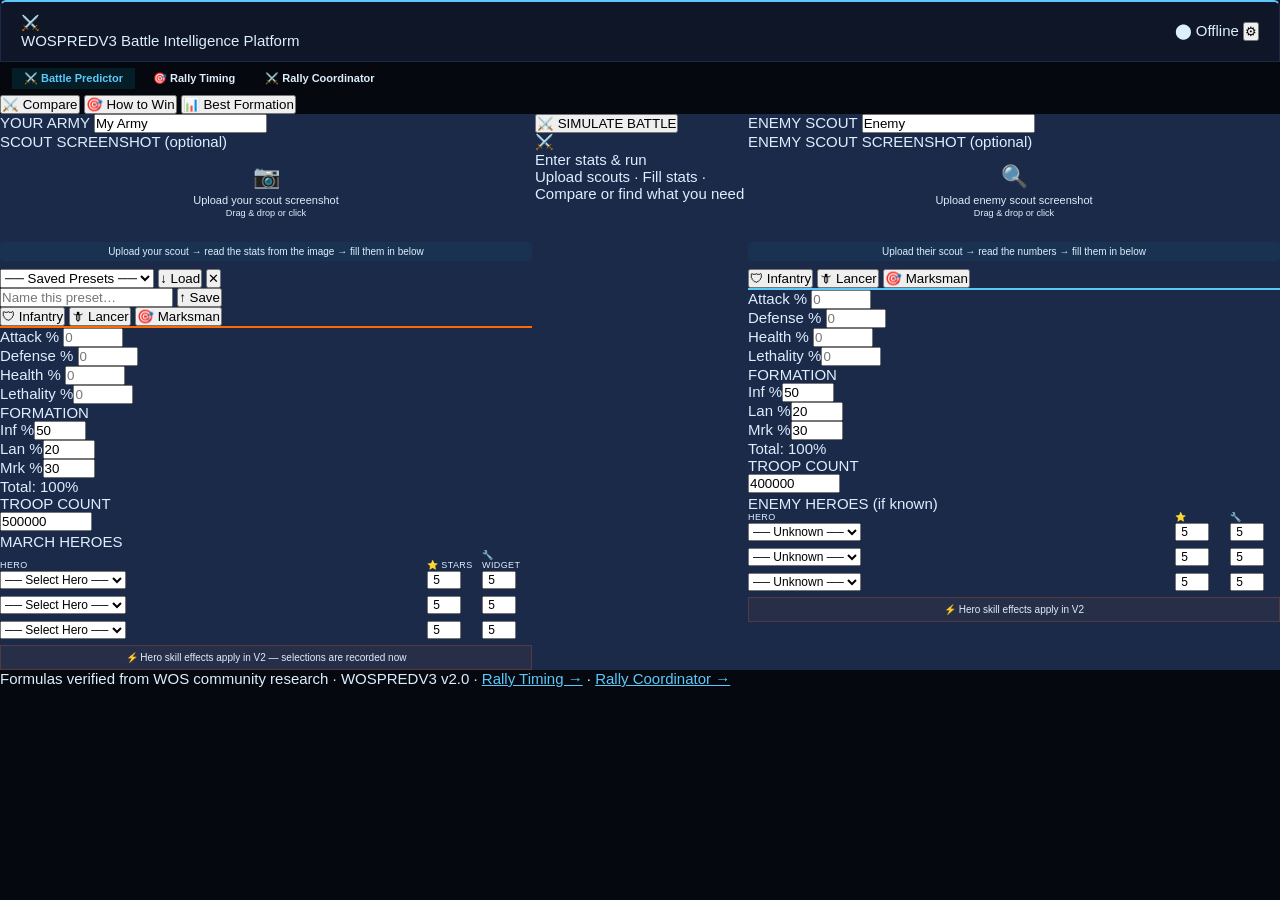
<file: index.html>
<!DOCTYPE html>
<html lang="en">
<head>
  <meta charset="UTF-8" />
  <meta name="viewport" content="width=device-width, initial-scale=1.0" />
  <title>WOSPREDV3 — Battle Intelligence</title>
  <link rel="stylesheet" href="styles.css" />
  <style>
    /* ── Scout upload extras ────────────────────────────────── */
    .scout-upload-area {
      border: 2px dashed var(--border-light);
      border-radius: var(--radius);
      padding: 14px;
      text-align: center;
      cursor: pointer;
      transition: border-color .2s, background .2s;
      position: relative;
      margin-bottom: 10px;
    }
    .scout-upload-area:hover,
    .scout-upload-area.dragover { border-color: var(--ice); background: rgba(0,200,255,.05); }
    .scout-upload-area input[type="file"] {
      position: absolute; inset: 0; opacity: 0; cursor: pointer; width:100%; height:100%;
    }
    .upload-icon  { font-size: 22px; margin-bottom: 4px; }
    .upload-label { font-size: 11px; color: var(--txt-dim); }
    .scout-preview {
      width: 100%; max-height: 220px; object-fit: contain;
      border-radius: var(--radius); border: 1px solid var(--border);
      margin-bottom: 8px; display: none;
    }
    .upload-hint {
      font-size: 10px; color: var(--txt-dim); text-align: center;
      padding: 4px; background: rgba(0,200,255,.05); border-radius: 4px;
      margin-bottom: 8px;
    }

    /* ── Hero selection ─────────────────────────────────────── */
    .hero-block { margin-top: 2px; }
    .hero-slot {
      display: grid; grid-template-columns: 1fr 50px 50px;
      gap: 5px; align-items: end; margin-bottom: 6px;
    }
    .hero-slot select,
    .hero-slot input { font-size: 12px; }
    .hero-slot-label { font-size: 9px; color: var(--txt-dim); text-transform: uppercase; letter-spacing: .4px; }
    .hero-coming {
      font-size: 10px; color: var(--txt-dim);
      padding: 6px; background: rgba(255,107,53,.06);
      border: 1px solid rgba(255,107,53,.2);
      border-radius: var(--radius); text-align: center; margin-top: 6px;
    }
    .hero-add-btn {
      width: 100%; padding: 5px; font-size: 11px; margin-top: 4px;
      background: rgba(0,200,255,.08); color: var(--ice);
      border: 1px dashed rgba(0,200,255,.3); border-radius: var(--radius);
      cursor: pointer; transition: all .2s;
    }
    .hero-add-btn:hover { background: rgba(0,200,255,.15); }

    /* ── Nav link to rally page ─────────────────────────────── */
    .page-nav {
      display: flex; gap: 6px; padding: 6px 12px;
      background: var(--bg-panel); border-bottom: 1px solid var(--border);
      align-items: center;
    }
    .nav-link-btn {
      padding: 4px 12px; border-radius: var(--radius); font-size: 11px;
      font-weight: 600; border: 1px solid var(--border); background: transparent;
      color: var(--txt-dim); cursor: pointer; text-decoration: none;
      transition: all .2s;
    }
    .nav-link-btn:hover, .nav-link-btn.current {
      color: var(--ice); border-color: var(--ice);
    }
    .nav-link-btn.current { background: rgba(0,200,255,.1); }
  </style>
</head>
<body>

<!-- ─── Header ──────────────────────────────────────────────────────────── -->
<header class="app-header">
  <div class="header-left">
    <span class="logo-icon">⚔️</span>
    <div class="logo-text">
      <span class="logo-title">WOSPREDV3</span>
      <span class="logo-sub">Battle Intelligence Platform</span>
    </div>
  </div>
  <div class="header-right">
    <span class="api-pill" id="api-pill">⬤ Offline</span>
    <button class="btn-settings" id="btn-settings" title="API Settings">⚙</button>
  </div>
</header>

<!-- ─── Page nav ─────────────────────────────────────────────────────────── -->
<div class="page-nav">
  <a href="index.html" class="nav-link-btn current">⚔️ Battle Predictor</a>
  <a href="rally.html" class="nav-link-btn">🎯 Rally Timing</a>
  <a href="RTC.html" class="nav-link-btn">⚔️ Rally Coordinator</a>
</div>

<!-- ─── Settings Modal ──────────────────────────────────────────────────── -->
<div class="modal-overlay" id="settings-modal" style="display:none">
  <div class="modal-box">
    <div class="modal-title">⚙ API Settings</div>
    <label class="modal-label">Railway Backend URL</label>
    <input type="text" id="api-url-input" class="modal-input" placeholder="https://your-app.up.railway.app" />
    <div class="modal-hint">After Railway deployment, paste your URL here. Saved locally.</div>
    <div class="modal-actions">
      <button class="btn-ice" id="btn-save-api-url">Save &amp; Reconnect</button>
      <button class="btn-ghost" id="btn-close-settings">Cancel</button>
    </div>
  </div>
</div>

<!-- ─── Mode Nav ─────────────────────────────────────────────────────────── -->
<nav class="mode-nav">
  <button class="mode-btn active" id="mode-compare"   data-mode="compare">⚔️ Compare</button>
  <button class="mode-btn"        id="mode-reverse"   data-mode="reverse">🎯 How to Win</button>
  <button class="mode-btn"        id="mode-formation" data-mode="formation">📊 Best Formation</button>
</nav>

<div class="error-bar" id="error-bar" style="display:none"></div>
<div class="toast"     id="toast"></div>

<!-- ═══════════════════════════════════════════════════════════════════════ -->
<main class="battle-grid">

  <!-- ══ LEFT: YOUR ARMY ═════════════════════════════════════════════════ -->
  <section class="army-panel" id="attacker-section">
    <div class="panel-header">
      <span class="panel-badge attacker-badge">YOUR ARMY</span>
      <input type="text" id="attacker-name" class="name-input" value="My Army" />
    </div>

    <!-- Scout image upload -->
    <div>
      <div class="section-label">SCOUT SCREENSHOT (optional)</div>
      <img id="atk-preview" class="scout-preview" alt="Your scout" />
      <div class="scout-upload-area" id="atk-upload-area"
           ondragover="event.preventDefault();this.classList.add('dragover')"
           ondragleave="this.classList.remove('dragover')"
           ondrop="handleDrop(event,'atk')">
        <input type="file" accept="image/*" onchange="handleFile(this,'atk')" />
        <div class="upload-icon">📷</div>
        <div class="upload-label">Upload your scout screenshot<br><small>Drag &amp; drop or click</small></div>
      </div>
      <div class="upload-hint">Upload your scout → read the stats from the image → fill them in below</div>
    </div>

    <!-- Preset Row -->
    <div class="preset-block">
      <div class="preset-row">
        <select id="preset-select" class="preset-select"><option value="">── Saved Presets ──</option></select>
        <button class="btn-xs btn-ice"    id="btn-load-preset">↓ Load</button>
        <button class="btn-xs btn-danger" id="btn-delete-preset">✕</button>
      </div>
      <div class="preset-row">
        <input type="text" id="preset-name" class="preset-name-input" placeholder="Name this preset…" />
        <button class="btn-xs btn-ice" id="btn-save-preset">↑ Save</button>
      </div>
    </div>

    <!-- Troop-type tabs -->
    <div class="troop-tabs">
      <button class="troop-tab atk-tab active" id="atk-tab-infantry">🛡 Infantry</button>
      <button class="troop-tab atk-tab"        id="atk-tab-lancer"  >🗡 Lancer</button>
      <button class="troop-tab atk-tab"        id="atk-tab-marksman">🎯 Marksman</button>
    </div>

    <div class="troop-panel atk-panel" id="atk-panel-infantry">
      <div class="stats-grid">
        <div class="si"><label>Attack %</label>   <input type="number" id="atk-inf-atk" class="si-input" min="0" max="9999" placeholder="0"></div>
        <div class="si"><label>Defense %</label>  <input type="number" id="atk-inf-def" class="si-input" min="0" max="9999" placeholder="0"></div>
        <div class="si"><label>Health %</label>   <input type="number" id="atk-inf-hp"  class="si-input" min="0" max="9999" placeholder="0"></div>
        <div class="si"><label>Lethality %</label><input type="number" id="atk-inf-lth" class="si-input" min="0" max="9999" placeholder="0"></div>
      </div>
    </div>
    <div class="troop-panel atk-panel" id="atk-panel-lancer" style="display:none">
      <div class="stats-grid">
        <div class="si"><label>Attack %</label>   <input type="number" id="atk-lan-atk" class="si-input" min="0" max="9999" placeholder="0"></div>
        <div class="si"><label>Defense %</label>  <input type="number" id="atk-lan-def" class="si-input" min="0" max="9999" placeholder="0"></div>
        <div class="si"><label>Health %</label>   <input type="number" id="atk-lan-hp"  class="si-input" min="0" max="9999" placeholder="0"></div>
        <div class="si"><label>Lethality %</label><input type="number" id="atk-lan-lth" class="si-input" min="0" max="9999" placeholder="0"></div>
      </div>
    </div>
    <div class="troop-panel atk-panel" id="atk-panel-marksman" style="display:none">
      <div class="stats-grid">
        <div class="si"><label>Attack %</label>   <input type="number" id="atk-mrk-atk" class="si-input" min="0" max="9999" placeholder="0"></div>
        <div class="si"><label>Defense %</label>  <input type="number" id="atk-mrk-def" class="si-input" min="0" max="9999" placeholder="0"></div>
        <div class="si"><label>Health %</label>   <input type="number" id="atk-mrk-hp"  class="si-input" min="0" max="9999" placeholder="0"></div>
        <div class="si"><label>Lethality %</label><input type="number" id="atk-mrk-lth" class="si-input" min="0" max="9999" placeholder="0"></div>
      </div>
    </div>

    <!-- Formation -->
    <div class="formation-block">
      <div class="section-label">FORMATION</div>
      <div class="form-grid">
        <div class="fi"><label>Inf %</label><input type="number" id="atk-form-inf" class="fi-input" min="0" max="100" value="50"></div>
        <div class="fi"><label>Lan %</label><input type="number" id="atk-form-lan" class="fi-input" min="0" max="100" value="20"></div>
        <div class="fi"><label>Mrk %</label><input type="number" id="atk-form-mrk" class="fi-input" min="0" max="100" value="30"></div>
      </div>
      <div class="form-total valid" id="atk-form-total">Total: 100%</div>
    </div>

    <!-- Troop count -->
    <div class="troops-block">
      <div class="section-label">TROOP COUNT</div>
      <input type="number" id="atk-troops" class="troops-input" min="1" max="10000000" value="500000" />
    </div>

    <!-- Hero selection -->
    <div class="hero-block">
      <div class="section-label">MARCH HEROES</div>
      <div id="atk-heroes">
        <div class="hero-slot">
          <div><div class="hero-slot-label">Hero</div>
            <select class="si-input" id="atk-hero-0" style="font-size:12px">
              <option value="">── Select Hero ──</option>
              <optgroup label="Popular">
                <option>Flint</option><option>Mia</option><option>Alonso</option>
                <option>Jeronimo</option><option>Bahiti</option><option>Zinman</option>
                <option>Smith</option><option>Natalia</option><option>Eugene</option>
                <option>Philly</option><option>Seo-yoon</option><option>Gina</option>
              </optgroup>
            </select>
          </div>
          <div><div class="hero-slot-label">⭐ Stars</div>
            <input type="number" id="atk-star-0" class="si-input" min="1" max="5" value="5" style="font-size:12px;text-align:center">
          </div>
          <div><div class="hero-slot-label">🔧 Widget</div>
            <input type="number" id="atk-wid-0" class="si-input" min="1" max="5" value="5" style="font-size:12px;text-align:center">
          </div>
        </div>
        <div class="hero-slot">
          <div><select class="si-input" id="atk-hero-1" style="font-size:12px">
            <option value="">── Select Hero ──</option>
            <optgroup label="Popular">
              <option>Flint</option><option>Mia</option><option>Alonso</option>
              <option>Jeronimo</option><option>Bahiti</option><option>Zinman</option>
              <option>Smith</option><option>Natalia</option><option>Eugene</option>
              <option>Philly</option><option>Seo-yoon</option><option>Gina</option>
            </optgroup>
          </select></div>
          <div><input type="number" id="atk-star-1" class="si-input" min="1" max="5" value="5" style="font-size:12px;text-align:center"></div>
          <div><input type="number" id="atk-wid-1"  class="si-input" min="1" max="5" value="5" style="font-size:12px;text-align:center"></div>
        </div>
        <div class="hero-slot">
          <div><select class="si-input" id="atk-hero-2" style="font-size:12px">
            <option value="">── Select Hero ──</option>
            <optgroup label="Popular">
              <option>Flint</option><option>Mia</option><option>Alonso</option>
              <option>Jeronimo</option><option>Bahiti</option><option>Zinman</option>
              <option>Smith</option><option>Natalia</option><option>Eugene</option>
              <option>Philly</option><option>Seo-yoon</option><option>Gina</option>
            </optgroup>
          </select></div>
          <div><input type="number" id="atk-star-2" class="si-input" min="1" max="5" value="5" style="font-size:12px;text-align:center"></div>
          <div><input type="number" id="atk-wid-2"  class="si-input" min="1" max="5" value="5" style="font-size:12px;text-align:center"></div>
        </div>
      </div>
      <div class="hero-coming">⚡ Hero skill effects apply in V2 — selections are recorded now</div>
    </div>
  </section>

  <!-- ══ CENTER: Controls + Results ══════════════════════════════════════ -->
  <section class="center-panel">
    <div class="center-options">
      <div id="reverse-options" style="display:none" class="reverse-opts">
        <label class="opt-label">WIN TARGET</label>
        <select id="reverse-target" class="opt-select">
          <option value="0.75">75%</option>
          <option value="0.85">85%</option>
          <option value="0.95">95%</option>
        </select>
      </div>
    </div>
    <button class="btn-main" id="action-btn">⚔️ SIMULATE BATTLE</button>
    <div class="results-panel" id="results-panel">
      <div class="placeholder">
        <div class="ph-icon">⚔️</div>
        <div class="ph-title">Enter stats &amp; run</div>
        <div class="ph-sub">Upload scouts · Fill stats · Compare or find what you need</div>
      </div>
    </div>
  </section>

  <!-- ══ RIGHT: ENEMY SCOUT ═══════════════════════════════════════════════ -->
  <section class="army-panel" id="defender-section">
    <div class="panel-header">
      <span class="panel-badge defender-badge">ENEMY SCOUT</span>
      <input type="text" id="def-name" class="name-input" value="Enemy" />
    </div>

    <!-- Enemy scout upload -->
    <div>
      <div class="section-label">ENEMY SCOUT SCREENSHOT (optional)</div>
      <img id="def-preview" class="scout-preview" alt="Enemy scout" />
      <div class="scout-upload-area" id="def-upload-area"
           ondragover="event.preventDefault();this.classList.add('dragover')"
           ondragleave="this.classList.remove('dragover')"
           ondrop="handleDrop(event,'def')">
        <input type="file" accept="image/*" onchange="handleFile(this,'def')" />
        <div class="upload-icon">🔍</div>
        <div class="upload-label">Upload enemy scout screenshot<br><small>Drag &amp; drop or click</small></div>
      </div>
      <div class="upload-hint">Upload their scout → read the numbers → fill them in below</div>
    </div>

    <!-- Troop-type tabs -->
    <div class="troop-tabs">
      <button class="troop-tab def-tab active" id="def-tab-infantry">🛡 Infantry</button>
      <button class="troop-tab def-tab"        id="def-tab-lancer"  >🗡 Lancer</button>
      <button class="troop-tab def-tab"        id="def-tab-marksman">🎯 Marksman</button>
    </div>

    <div class="troop-panel def-panel" id="def-panel-infantry">
      <div class="stats-grid">
        <div class="si"><label>Attack %</label>   <input type="number" id="def-inf-atk" class="si-input" min="0" max="9999" placeholder="0"></div>
        <div class="si"><label>Defense %</label>  <input type="number" id="def-inf-def" class="si-input" min="0" max="9999" placeholder="0"></div>
        <div class="si"><label>Health %</label>   <input type="number" id="def-inf-hp"  class="si-input" min="0" max="9999" placeholder="0"></div>
        <div class="si"><label>Lethality %</label><input type="number" id="def-inf-lth" class="si-input" min="0" max="9999" placeholder="0"></div>
      </div>
    </div>
    <div class="troop-panel def-panel" id="def-panel-lancer" style="display:none">
      <div class="stats-grid">
        <div class="si"><label>Attack %</label>   <input type="number" id="def-lan-atk" class="si-input" min="0" max="9999" placeholder="0"></div>
        <div class="si"><label>Defense %</label>  <input type="number" id="def-lan-def" class="si-input" min="0" max="9999" placeholder="0"></div>
        <div class="si"><label>Health %</label>   <input type="number" id="def-lan-hp"  class="si-input" min="0" max="9999" placeholder="0"></div>
        <div class="si"><label>Lethality %</label><input type="number" id="def-lan-lth" class="si-input" min="0" max="9999" placeholder="0"></div>
      </div>
    </div>
    <div class="troop-panel def-panel" id="def-panel-marksman" style="display:none">
      <div class="stats-grid">
        <div class="si"><label>Attack %</label>   <input type="number" id="def-mrk-atk" class="si-input" min="0" max="9999" placeholder="0"></div>
        <div class="si"><label>Defense %</label>  <input type="number" id="def-mrk-def" class="si-input" min="0" max="9999" placeholder="0"></div>
        <div class="si"><label>Health %</label>   <input type="number" id="def-mrk-hp"  class="si-input" min="0" max="9999" placeholder="0"></div>
        <div class="si"><label>Lethality %</label><input type="number" id="def-mrk-lth" class="si-input" min="0" max="9999" placeholder="0"></div>
      </div>
    </div>

    <div class="formation-block">
      <div class="section-label">FORMATION</div>
      <div class="form-grid">
        <div class="fi"><label>Inf %</label><input type="number" id="def-form-inf" class="fi-input" min="0" max="100" value="50"></div>
        <div class="fi"><label>Lan %</label><input type="number" id="def-form-lan" class="fi-input" min="0" max="100" value="20"></div>
        <div class="fi"><label>Mrk %</label><input type="number" id="def-form-mrk" class="fi-input" min="0" max="100" value="30"></div>
      </div>
      <div class="form-total valid" id="def-form-total">Total: 100%</div>
    </div>

    <div class="troops-block">
      <div class="section-label">TROOP COUNT</div>
      <input type="number" id="def-troops" class="troops-input" min="1" max="10000000" value="400000" />
    </div>

    <!-- Enemy hero selection -->
    <div class="hero-block">
      <div class="section-label">ENEMY HEROES (if known)</div>
      <div id="def-heroes">
        <div class="hero-slot">
          <div><div class="hero-slot-label">Hero</div>
            <select class="si-input" id="def-hero-0" style="font-size:12px">
              <option value="">── Unknown ──</option>
              <optgroup label="Popular">
                <option>Flint</option><option>Mia</option><option>Alonso</option>
                <option>Jeronimo</option><option>Bahiti</option><option>Zinman</option>
                <option>Smith</option><option>Natalia</option><option>Eugene</option>
                <option>Philly</option><option>Seo-yoon</option><option>Gina</option>
              </optgroup>
            </select>
          </div>
          <div><div class="hero-slot-label">⭐</div>
            <input type="number" id="def-star-0" class="si-input" min="1" max="5" value="5" style="font-size:12px;text-align:center"></div>
          <div><div class="hero-slot-label">🔧</div>
            <input type="number" id="def-wid-0" class="si-input" min="1" max="5" value="5" style="font-size:12px;text-align:center"></div>
        </div>
        <div class="hero-slot">
          <div><select class="si-input" id="def-hero-1" style="font-size:12px">
            <option value="">── Unknown ──</option>
            <optgroup label="Popular"><option>Flint</option><option>Mia</option><option>Alonso</option><option>Jeronimo</option><option>Bahiti</option><option>Zinman</option><option>Smith</option><option>Natalia</option><option>Eugene</option><option>Philly</option><option>Seo-yoon</option><option>Gina</option></optgroup>
          </select></div>
          <div><input type="number" id="def-star-1" class="si-input" min="1" max="5" value="5" style="font-size:12px;text-align:center"></div>
          <div><input type="number" id="def-wid-1"  class="si-input" min="1" max="5" value="5" style="font-size:12px;text-align:center"></div>
        </div>
        <div class="hero-slot">
          <div><select class="si-input" id="def-hero-2" style="font-size:12px">
            <option value="">── Unknown ──</option>
            <optgroup label="Popular"><option>Flint</option><option>Mia</option><option>Alonso</option><option>Jeronimo</option><option>Bahiti</option><option>Zinman</option><option>Smith</option><option>Natalia</option><option>Eugene</option><option>Philly</option><option>Seo-yoon</option><option>Gina</option></optgroup>
          </select></div>
          <div><input type="number" id="def-star-2" class="si-input" min="1" max="5" value="5" style="font-size:12px;text-align:center"></div>
          <div><input type="number" id="def-wid-2"  class="si-input" min="1" max="5" value="5" style="font-size:12px;text-align:center"></div>
        </div>
      </div>
      <div class="hero-coming">⚡ Hero skill effects apply in V2</div>
    </div>
  </section>

</main>

<footer class="app-footer">
  Formulas verified from WOS community research · WOSPREDV3 v2.0 · <a href="rally.html" style="color:var(--ice)">Rally Timing →</a> · <a href="RTC.html" style="color:var(--ice)">Rally Coordinator →</a>
</footer>

<script src="config.js"></script>
<script>
/* ── Scout image upload ───────────────────────────────────── */
function handleFile(input, side) {
  const file = input.files[0];
  if (!file) return;
  showScout(side, URL.createObjectURL(file));
}

function handleDrop(e, side) {
  e.preventDefault();
  document.getElementById(side + '-upload-area').classList.remove('dragover');
  const file = e.dataTransfer.files[0];
  if (file && file.type.startsWith('image/')) {
    showScout(side, URL.createObjectURL(file));
  }
}

function showScout(side, url) {
  const img  = document.getElementById(side + '-preview');
  const area = document.getElementById(side + '-upload-area');
  img.src = url;
  img.style.display = 'block';
  area.querySelector('.upload-icon').textContent = '🔄';
  area.querySelector('.upload-label').innerHTML  =
    'Replace image · <small>Drag &amp; drop or click</small>';
}

/* ── Read heroes from form ────────────────────────────────── */
function readHeroes(side) {
  const heroes = [];
  for (let i = 0; i < 3; i++) {
    const name = document.getElementById(`${side}-hero-${i}`)?.value;
    if (name) {
      heroes.push({
        name,
        stars:  parseInt(document.getElementById(`${side}-star-${i}`)?.value) || 5,
        widget: parseInt(document.getElementById(`${side}-wid-${i}`)?.value)  || 5,
      });
    }
  }
  return heroes;
}
</script>
<script src="app.js"></script>
</body>
</html>
</file>
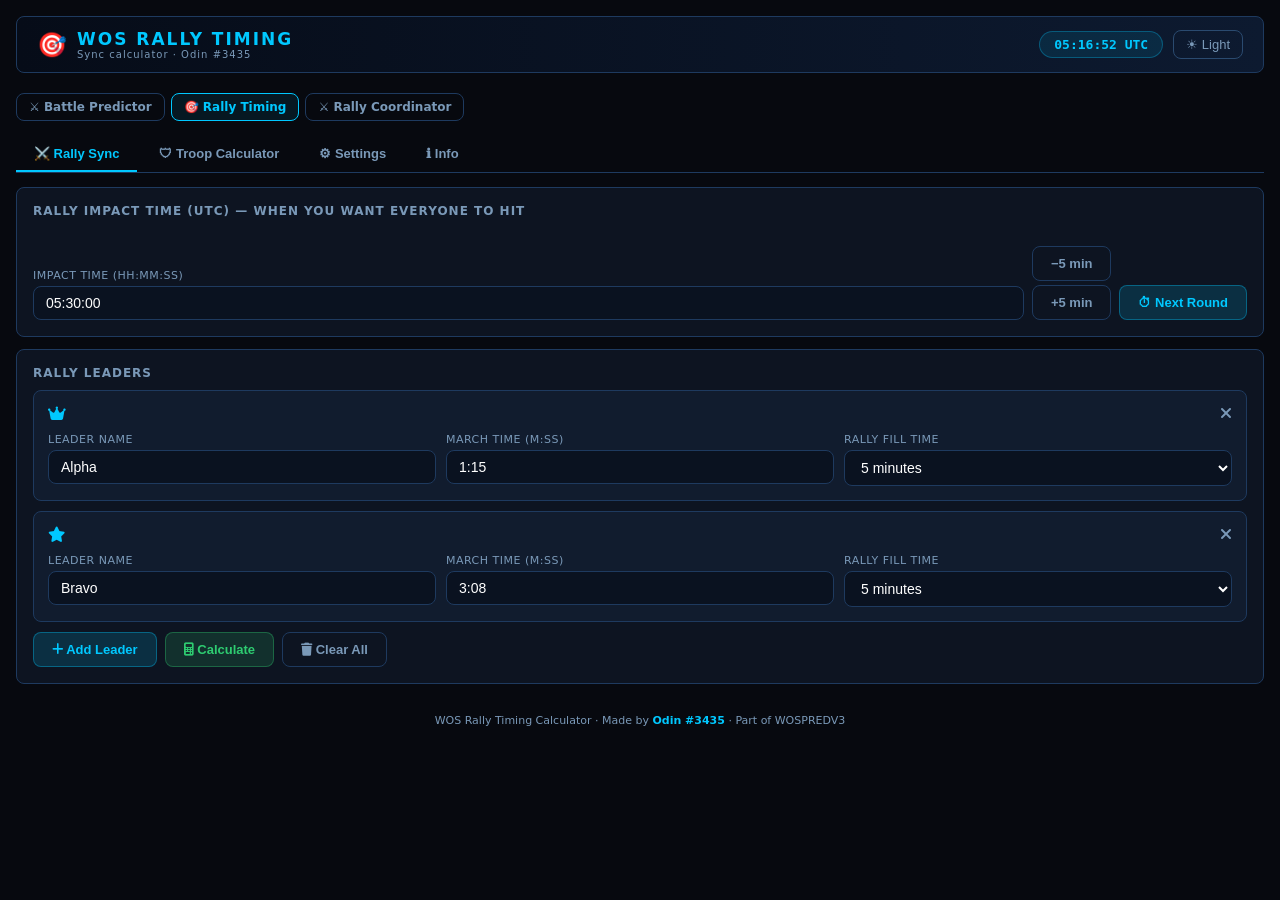
<file: rally.html>
<!DOCTYPE html>
<html lang="en" data-theme="dark">
<head>
  <meta charset="UTF-8" />
  <meta name="viewport" content="width=device-width, initial-scale=1.0" />
  <title>WOS Rally Timing — Odin #3435</title>
  <link rel="stylesheet" href="https://cdnjs.cloudflare.com/ajax/libs/font-awesome/6.4.0/css/all.min.css" />
  <style>
    /* ── Tokens ──────────────────────────────────────────────── */
    :root {
      --bg:        #07090f;
      --surface:   #0d1421;
      --card:      #111c2e;
      --input-bg:  #0a1220;
      --border:    #1e3a5f;
      --border-hi: #2a4a6f;
      --ice:       #00c8ff;
      --ice-dim:   #007fa8;
      --fire:      #ff6b35;
      --win:       #2ecc71;
      --loss:      #e74c3c;
      --warn:      #f39c12;
      --txt:       #d4e8f0;
      --txt-dim:   #7a99b8;
      --txt-hi:    #ffffff;
      --radius:    8px;
      --shadow:    0 8px 32px rgba(0,0,0,.6);
    }

    [data-theme="light"] {
      --bg:       #e8f0f8;
      --surface:  #ffffff;
      --card:     #f0f6ff;
      --input-bg: #ffffff;
      --border:   #b0c8e0;
      --border-hi:#80a8c8;
      --txt:      #1a2a3a;
      --txt-dim:  #4a6a8a;
      --txt-hi:   #000000;
    }

    *, *::before, *::after { box-sizing: border-box; margin: 0; padding: 0; }

    body {
      background: var(--bg);
      color: var(--txt);
      font-family: 'Segoe UI', system-ui, sans-serif;
      font-size: 14px;
      min-height: 100vh;
      padding: 16px;
    }

    /* ── Header ──────────────────────────────────────────────── */
    .app-header {
      display: flex; align-items: center; justify-content: space-between;
      background: linear-gradient(90deg, #060c18, #0d1a30);
      border: 1px solid var(--border);
      border-radius: var(--radius);
      padding: 12px 20px;
      margin-bottom: 14px;
    }
    [data-theme="light"] .app-header { background: linear-gradient(90deg, #c8e0f8, #e0eeff); }
    .header-left { display: flex; align-items: center; gap: 10px; }
    .logo-icon   { font-size: 24px; }
    .logo-text   { display: flex; flex-direction: column; }
    .logo-title  { font-size: 17px; font-weight: 700; color: var(--ice); letter-spacing: 2px; }
    .logo-sub    { font-size: 10px; color: var(--txt-dim); letter-spacing: 1px; }
    .utc-pill {
      font-size: 13px; font-weight: 700; font-family: monospace;
      padding: 5px 14px; border-radius: 20px;
      background: rgba(0,200,255,.1); color: var(--ice);
      border: 1px solid rgba(0,200,255,.3);
    }
    .dark-toggle {
      background: none; border: 1px solid var(--border-hi);
      color: var(--txt-dim); padding: 6px 12px;
      border-radius: var(--radius); cursor: pointer; font-size: 13px;
      transition: all .2s;
    }
    .dark-toggle:hover { color: var(--ice); border-color: var(--ice); }

    /* ── Page nav ───────────────────────────────────────────── */
    .page-nav {
      display:flex; gap:6px; flex-wrap:wrap; padding:6px 0;
      margin-bottom:10px; align-items:center;
    }
    .nav-link-btn {
      padding:6px 12px; border-radius:var(--radius); font-size:12px;
      font-weight:700; border:1px solid var(--border); background:transparent;
      color:var(--txt-dim); cursor:pointer; text-decoration:none; transition:all .2s;
    }
    .nav-link-btn:hover, .nav-link-btn.current { color:var(--ice); border-color:var(--ice); background:rgba(0,200,255,.08); }

    /* ── Tabs ────────────────────────────────────────────────── */
    .tab-nav {
      display: flex; gap: 4px; padding: 0;
      border-bottom: 1px solid var(--border);
      margin-bottom: 14px;
    }
    .tab-btn {
      padding: 9px 18px; border: none;
      border-bottom: 2px solid transparent;
      background: transparent; color: var(--txt-dim);
      font-size: 13px; font-weight: 600; cursor: pointer;
      transition: all .2s;
    }
    .tab-btn:hover  { color: var(--ice); }
    .tab-btn.active { color: var(--ice); border-bottom-color: var(--ice); }
    .tab-pane { display: none; }
    .tab-pane.active { display: block; }

    /* ── Cards & rows ────────────────────────────────────────── */
    .card {
      background: var(--surface);
      border: 1px solid var(--border);
      border-radius: var(--radius);
      padding: 16px;
      margin-bottom: 12px;
    }
    .leader-row {
      background: var(--card);
      border: 1px solid var(--border);
      border-radius: var(--radius);
      padding: 14px;
      margin-bottom: 10px;
      position: relative;
      transition: transform .2s, box-shadow .2s;
    }
    .leader-row:hover { transform: translateY(-2px); box-shadow: var(--shadow); }

    .leader-icon {
      position: absolute; top: 14px; left: 14px;
      font-size: 1.1em; color: var(--ice);
    }
    .remove-leader {
      position: absolute; top: 14px; right: 14px;
      cursor: pointer; font-size: 1.1em; color: var(--txt-dim);
      transition: color .2s;
    }
    .remove-leader:hover { color: var(--loss); }
    .leader-fields { display: grid; grid-template-columns: 1fr 1fr 1fr; gap: 10px; margin-top: 28px; }
    @media (max-width: 640px) { .leader-fields { grid-template-columns: 1fr; } }

    /* ── Form controls ───────────────────────────────────────── */
    .form-group { display: flex; flex-direction: column; gap: 4px; }
    label { font-size: 11px; color: var(--txt-dim); text-transform: uppercase; letter-spacing: .5px; }
    input[type="text"], input[type="number"], select {
      padding: 8px 12px;
      background: var(--input-bg);
      border: 1px solid var(--border);
      border-radius: var(--radius);
      color: var(--txt-hi);
      font-size: 14px;
      width: 100%;
      transition: border-color .2s;
    }
    input:focus, select:focus { outline: none; border-color: var(--ice); }
    input[type="range"] { width: 100%; accent-color: var(--ice); }

    /* ── Buttons ─────────────────────────────────────────────── */
    .btn { padding: 9px 18px; border-radius: var(--radius); font-size: 13px; font-weight: 700; cursor: pointer; border: none; transition: all .2s; }
    .btn-ice    { background: rgba(0,200,255,.15); color: var(--ice); border: 1px solid rgba(0,200,255,.35); }
    .btn-ice:hover    { background: rgba(0,200,255,.25); }
    .btn-green  { background: rgba(46,204,113,.15); color: var(--win); border: 1px solid rgba(46,204,113,.35); }
    .btn-green:hover  { background: rgba(46,204,113,.25); }
    .btn-fire   { background: rgba(255,107,53,.15); color: var(--fire); border: 1px solid rgba(255,107,53,.35); }
    .btn-fire:hover   { background: rgba(255,107,53,.25); }
    .btn-ghost  { background: transparent; color: var(--txt-dim); border: 1px solid var(--border); }
    .btn-ghost:hover  { color: var(--txt); border-color: var(--border-hi); }
    .btn-row    { display: flex; gap: 8px; flex-wrap: wrap; align-items: center; margin-top: 8px; }

    /* ── Impact time settings ────────────────────────────────── */
    .time-inputs { display: grid; grid-template-columns: 1fr auto auto; gap: 8px; align-items: end; }
    @media (max-width: 640px) { .time-inputs { grid-template-columns: 1fr; } }

    /* ── Results ─────────────────────────────────────────────── */
    .results-area { margin-top: 14px; }
    .results-title { font-size: 11px; color: var(--txt-dim); text-transform: uppercase; letter-spacing: 1px; margin-bottom: 10px; }
    .result-item {
      display: flex; align-items: center; gap: 12px;
      padding: 10px 14px;
      background: var(--card); border: 1px solid var(--border);
      border-radius: var(--radius); margin-bottom: 6px;
      transition: transform .2s, box-shadow .2s;
    }
    .result-item:hover { transform: translateY(-2px); box-shadow: var(--shadow); }
    .result-item.suicide { background: rgba(255,99,71,.12); border-color: rgba(255,99,71,.4); }
    .result-item.earliest { border-color: var(--warn); }
    .ri-icon  { width: 20px; text-align: center; color: var(--ice); font-size: 1.1em; }
    .ri-name  { width: 120px; font-weight: 700; color: var(--txt-hi); }
    .ri-times { flex: 1; display: flex; align-items: center; gap: 6px; font-size: 13px; }
    .ri-launch { font-family: monospace; font-weight: 700; color: var(--warn); font-size: 14px; }
    .ri-arrow  { color: var(--txt-dim); }
    .ri-impact { font-family: monospace; font-weight: 700; color: var(--ice); font-size: 14px; }
    .ri-detail { font-size: 11px; color: var(--txt-dim); }
    .ri-tag {
      font-size: 10px; font-weight: 700; padding: 2px 6px;
      border-radius: 3px; background: rgba(255,99,71,.4); color: #fff;
    }

    /* ── Troop Calculator ────────────────────────────────────── */
    .troop-grid { display: grid; grid-template-columns: repeat(3, 1fr); gap: 12px; margin-top: 12px; }
    @media (max-width: 640px) { .troop-grid { grid-template-columns: 1fr; } }
    .troop-card {
      background: var(--card); border: 1px solid var(--border); border-radius: var(--radius);
      padding: 14px; text-align: center;
    }
    .troop-card-title { font-size: 11px; color: var(--txt-dim); text-transform: uppercase; letter-spacing: .5px; margin-bottom: 6px; }
    .troop-card-value { font-size: 22px; font-weight: 800; color: var(--ice); }
    .troop-slider-block { margin-bottom: 12px; }
    .slider-header { display: flex; justify-content: space-between; margin-bottom: 4px; font-size: 12px; color: var(--txt-dim); }
    .slider-val { color: var(--ice); font-weight: 700; }

    /* ── Copy toast ──────────────────────────────────────────── */
    .toast {
      position: fixed; bottom: 24px; left: 50%; transform: translateX(-50%);
      padding: 10px 24px; background: var(--win); color: #000;
      font-weight: 700; border-radius: 20px; font-size: 13px;
      z-index: 9999; display: none; box-shadow: var(--shadow);
    }

    /* ── Footer ──────────────────────────────────────────────── */
    .app-footer {
      text-align: center; margin-top: 20px;
      font-size: 11px; color: var(--txt-dim);
      padding: 10px;
    }
    .credit { color: var(--ice); font-weight: 700; }

    /* ── Section titles ──────────────────────────────────────── */
    .section-title { font-size: 12px; font-weight: 700; color: var(--txt-dim); text-transform: uppercase; letter-spacing: 1px; margin-bottom: 10px; }
  </style>
</head>
<body>

<!-- ── Header ─────────────────────────────────────────────── -->
<header class="app-header">
  <div class="header-left">
    <span class="logo-icon">🎯</span>
    <div class="logo-text">
      <span class="logo-title">WOS RALLY TIMING</span>
      <span class="logo-sub">Sync calculator · Odin #3435</span>
    </div>
  </div>
  <div style="display:flex;gap:10px;align-items:center">
    <span class="utc-pill" id="utc-clock">00:00:00 UTC</span>
    <button class="dark-toggle" id="theme-toggle">☀ Light</button>
  </div>
</header>

<nav class="page-nav">
  <a href="index.html" class="nav-link-btn">⚔️ Battle Predictor</a>
  <a href="rally.html" class="nav-link-btn current">🎯 Rally Timing</a>
  <a href="RTC.html" class="nav-link-btn">⚔️ Rally Coordinator</a>
</nav>

<!-- ── Tabs ───────────────────────────────────────────────── -->
<nav class="tab-nav">
  <button class="tab-btn active" data-tab="main">⚔️ Rally Sync</button>
  <button class="tab-btn" data-tab="troops">🛡 Troop Calculator</button>
  <button class="tab-btn" data-tab="settings">⚙ Settings</button>
  <button class="tab-btn" data-tab="info">ℹ Info</button>
</nav>

<!-- ════════════════════ MAIN TAB ════════════════════════════ -->
<div class="tab-pane active" id="tab-main">

  <!-- Impact time setup -->
  <div class="card">
    <div class="section-title">RALLY IMPACT TIME (UTC) — when you want everyone to hit</div>
    <div class="time-inputs">
      <div class="form-group">
        <label>Impact Time (hh:mm:ss)</label>
        <input type="text" id="impactTime" placeholder="e.g. 14:30:00" />
      </div>
      <div style="display:flex;flex-direction:column;gap:4px;padding-top:18px">
        <button class="btn btn-ghost" onclick="adjustTime(-5)">−5 min</button>
        <button class="btn btn-ghost" onclick="adjustTime(5)">+5 min</button>
      </div>
      <div style="padding-top:18px">
        <button class="btn btn-ice" onclick="setNextRoundTime()">⏱ Next Round</button>
      </div>
    </div>
  </div>

  <!-- Leaders -->
  <div class="card">
    <div class="section-title">RALLY LEADERS</div>
    <div id="leader-container"></div>
    <div class="btn-row">
      <button class="btn btn-ice" onclick="addLeader()"><i class="fas fa-plus"></i> Add Leader</button>
      <button class="btn btn-green" onclick="calculateTimings()"><i class="fas fa-calculator"></i> Calculate</button>
      <button class="btn btn-ghost" onclick="clearAll()"><i class="fas fa-trash"></i> Clear All</button>
    </div>
  </div>

  <!-- Results -->
  <div class="card results-area" id="results-area" style="display:none">
    <div class="section-title" style="display:flex;justify-content:space-between;align-items:center">
      <span>TIMETABLE — send these times in chat</span>
      <button class="btn btn-ice" onclick="copyAll()" style="padding:4px 12px;font-size:11px">📋 Copy All</button>
    </div>
    <div id="results"></div>
    <div id="copy-template" style="display:none;margin-top:12px">
      <div class="section-title">CHAT MESSAGE (tap to copy)</div>
      <div id="chat-msg" onclick="copyMsg(this)" style="
        background:var(--card);border:1px solid var(--border);border-radius:var(--radius);
        padding:12px;font-family:monospace;font-size:12px;cursor:pointer;
        white-space:pre-wrap;line-height:1.6;">
      </div>
    </div>
  </div>
</div>

<!-- ══════════════ TROOP CALCULATOR TAB ═══════════════════════ -->
<div class="tab-pane" id="tab-troops">
  <div class="card">
    <div class="section-title">TROOP FORMATION CALCULATOR</div>
    <div class="form-group" style="max-width:240px;margin-bottom:18px">
      <label>Total Troops</label>
      <input type="number" id="totalTroops" value="500000" oninput="calcTroops()" />
    </div>

    <div class="troop-slider-block">
      <div class="slider-header"><span>🛡 Infantry</span><span class="slider-val"><span id="infVal">50</span>%</span></div>
      <input type="range" id="inf" min="0" max="100" value="50" oninput="onSlider(this)">
    </div>
    <div class="troop-slider-block">
      <div class="slider-header"><span>🗡 Lancer</span><span class="slider-val"><span id="lanVal">20</span>%</span></div>
      <input type="range" id="lan" min="0" max="100" value="20" oninput="onSlider(this)">
    </div>
    <div class="troop-slider-block">
      <div class="slider-header"><span>🎯 Marksman</span><span class="slider-val"><span id="mrkVal">30</span>%</span></div>
      <input type="range" id="mrk" min="0" max="100" value="30" oninput="onSlider(this)">
    </div>

    <div class="troop-grid">
      <div class="troop-card"><div class="troop-card-title">🛡 Infantry</div><div class="troop-card-value" id="infResult">250,000</div></div>
      <div class="troop-card"><div class="troop-card-title">🗡 Lancer</div><div class="troop-card-value" id="lanResult">100,000</div></div>
      <div class="troop-card"><div class="troop-card-title">🎯 Marksman</div><div class="troop-card-value" id="mrkResult">150,000</div></div>
    </div>
  </div>
</div>

<!-- ════════════════ SETTINGS TAB ════════════════════════════ -->
<div class="tab-pane" id="tab-settings">
  <div class="card">
    <div class="section-title">CLOCK ADJUSTMENT</div>
    <p style="font-size:12px;color:var(--txt-dim);margin-bottom:14px">
      If your device clock is slightly off from the game server, adjust here.
    </p>
    <div class="form-group" style="max-width:300px;margin-bottom:10px">
      <label>Time Offset (milliseconds)</label>
      <div style="display:flex;gap:6px;align-items:center">
        <button class="btn btn-ghost" onclick="adjustOffset(-250)">−250ms</button>
        <input type="number" id="timeOffset" value="0" style="text-align:center" oninput="saveOffset()" />
        <button class="btn btn-ghost" onclick="adjustOffset(250)">+250ms</button>
      </div>
    </div>
    <button class="btn btn-ghost" onclick="resetOffset()">Reset to 0</button>
  </div>

  <div class="card">
    <div class="section-title">DELAY BETWEEN LEADERS</div>
    <p style="font-size:12px;color:var(--txt-dim);margin-bottom:14px">
      Seconds between each leader's impact time. 1s is recommended.
      &gt;5s is not recommended.
    </p>
    <div style="display:flex;align-items:center;gap:10px">
      <input type="range" id="delaySlider" min="0" max="10" value="1" oninput="updateDelay(this)" style="flex:1">
      <span id="delayVal" style="font-size:18px;font-weight:800;color:var(--ice);width:30px">1</span>
      <span style="font-size:11px;color:var(--txt-dim)">sec</span>
    </div>
    <div id="delayWarn" style="display:none;color:var(--loss);font-size:12px;margin-top:6px">
      ⚠ More than 5 seconds between hits is not recommended.
    </div>
  </div>
</div>

<!-- ═══════════════ INFO TAB ══════════════════════════════════ -->
<div class="tab-pane" id="tab-info">
  <div class="card">
    <div class="section-title">HOW TO USE</div>
    <p style="font-size:13px;line-height:1.7;color:var(--txt)">
      <strong style="color:var(--ice)">1. Set the Impact Time</strong> — this is when you want all rallies to hit the target castle simultaneously. Use UTC.<br><br>
      <strong style="color:var(--ice)">2. Add Leaders</strong> — enter each rally leader's name, their march time (how long their march takes), and their rally fill time (1 or 5 minutes).<br><br>
      <strong style="color:var(--ice)">3. Order matters</strong> — the LAST leader in the list is the <strong style="color:var(--loss)">suicide</strong> (arrives 1st). Leaders above it sync behind it.<br><br>
      <strong style="color:var(--ice)">4. Click Calculate</strong> — the timetable shows exactly when each leader should launch their rally.<br><br>
      <strong style="color:var(--ice)">5. Copy All</strong> — paste directly into your alliance Discord or in-game chat.
    </p>
  </div>
  <div class="card">
    <div class="section-title">EXAMPLE</div>
    <p style="font-size:12px;color:var(--txt-dim);line-height:1.7">
      Leader Alpha — march 1:15 — sends at <strong style="color:var(--warn)">14:28:45</strong> → hits at 14:35:00<br>
      Leader Bravo — march 3:08 — sends at <strong style="color:var(--warn)">14:26:52</strong> → hits at 14:35:00<br>
      Suicide (1st) — march 0:45 — sends at <strong style="color:var(--warn)">14:29:15</strong> → hits at 14:34:59<br>
    </p>
  </div>
  <div class="card">
    <div class="section-title">ABOUT</div>
    <p style="font-size:13px;color:var(--txt)">
      Rally timing calculator for Whiteout Survival.<br>
      Helps R4/R5 leaders coordinate simultaneous attacks on enemy castles.<br><br>
      Part of <strong style="color:var(--ice)">WOSPREDV3</strong> — Battle Intelligence Platform.
    </p>
    <p style="margin-top:14px;font-size:13px;color:var(--txt-dim)">
      Made by <span class="credit">Odin #3435</span>
    </p>
  </div>
</div>

<!-- Toast -->
<div class="toast" id="toast"></div>

<!-- Footer -->
<footer class="app-footer">
  WOS Rally Timing Calculator · Made by <span class="credit">Odin #3435</span> · Part of WOSPREDV3
</footer>

<script>
'use strict';

// ── Storage ──────────────────────────────────────────────────
const ls = {
  get: (k) => { try { return JSON.parse(localStorage.getItem(k)); } catch { return null; } },
  set: (k, v) => localStorage.setItem(k, JSON.stringify(v)),
};

// ── UTC Clock ────────────────────────────────────────────────
function updateClock() {
  const offset = ls.get('timeOffset') || 0;
  const now    = new Date(Date.now() + offset);
  const hh     = now.getUTCHours().toString().padStart(2,'0');
  const mm     = now.getUTCMinutes().toString().padStart(2,'0');
  const ss     = now.getUTCSeconds().toString().padStart(2,'0');
  document.getElementById('utc-clock').textContent = `${hh}:${mm}:${ss} UTC`;
}
setInterval(updateClock, 1000);
updateClock();

// ── Theme toggle ─────────────────────────────────────────────
const themeBtn = document.getElementById('theme-toggle');
function applyTheme(dark) {
  document.documentElement.setAttribute('data-theme', dark ? 'dark' : 'light');
  themeBtn.textContent = dark ? '☀ Light' : '🌙 Dark';
  ls.set('darkMode', dark);
}
themeBtn.addEventListener('click', () => {
  applyTheme(document.documentElement.getAttribute('data-theme') !== 'light');
});
applyTheme(ls.get('darkMode') !== false);

// ── Tabs ──────────────────────────────────────────────────────
document.querySelectorAll('.tab-btn').forEach(btn => {
  btn.addEventListener('click', () => {
    document.querySelectorAll('.tab-btn').forEach(b => b.classList.remove('active'));
    document.querySelectorAll('.tab-pane').forEach(p => p.classList.remove('active'));
    btn.classList.add('active');
    document.getElementById('tab-' + btn.dataset.tab).classList.add('active');
  });
});

// ── Utility ───────────────────────────────────────────────────
function parseTime(s) {
  if (!s || !/^\d{1,2}:\d{2}$/.test(s.trim())) return null;
  const [m, sec] = s.split(':').map(Number);
  return m * 60 + sec;
}

function secsToHMS(totalSecs) {
  totalSecs = ((totalSecs % 86400) + 86400) % 86400;
  const h = Math.floor(totalSecs / 3600);
  const m = Math.floor((totalSecs % 3600) / 60);
  const s = totalSecs % 60;
  return `${h.toString().padStart(2,'0')}:${m.toString().padStart(2,'0')}:${s.toString().padStart(2,'0')}`;
}

function hmsToSecs(hms) {
  const [h,m,s] = hms.split(':').map(Number);
  return h*3600 + m*60 + (s||0);
}

function fmt(n) { return Math.round(n).toLocaleString(); }

// ── Impact time buttons ───────────────────────────────────────
function adjustTime(mins) {
  const inp = document.getElementById('impactTime');
  if (!inp.value) return;
  const secs = hmsToSecs(inp.value) + mins * 60;
  inp.value = secsToHMS(secs);
  ls.set('impactTime', inp.value);
}

function setNextRoundTime() {
  const now  = new Date(Date.now() + (ls.get('timeOffset') || 0));
  let m = now.getUTCMinutes();
  let h = now.getUTCHours();
  m = Math.ceil((m + 10) / 10) * 10;
  if (m >= 60) { m = 0; h = (h + 1) % 24; }
  const t = `${h.toString().padStart(2,'0')}:${m.toString().padStart(2,'0')}:00`;
  document.getElementById('impactTime').value = t;
  ls.set('impactTime', t);
}

// ── Leaders ───────────────────────────────────────────────────
let leaderIdx = 0;

function addLeader(name='', march='', rallyTime='5') {
  leaderIdx++;
  const idx  = leaderIdx;
  const div  = document.createElement('div');
  div.className = 'leader-row';
  div.dataset.idx = idx;
  div.innerHTML = `
    <div class="leader-icon" id="icon-${idx}"><i class="fas fa-user"></i></div>
    <div class="remove-leader" onclick="this.closest('.leader-row').remove(); saveLeaders(); updateIcons()">
      <i class="fas fa-times"></i>
    </div>
    <div class="leader-fields">
      <div class="form-group">
        <label>Leader Name</label>
        <input type="text" id="name-${idx}" placeholder="e.g. Alpha" value="${name}" oninput="saveLeaders()">
      </div>
      <div class="form-group">
        <label>March Time (m:ss)</label>
        <input type="text" id="march-${idx}" placeholder="e.g. 1:15" value="${march}" oninput="saveLeaders()">
      </div>
      <div class="form-group">
        <label>Rally Fill Time</label>
        <select id="rally-${idx}" onchange="saveLeaders()">
          <option value="1" ${rallyTime==='1'?'selected':''}>1 minute</option>
          <option value="5" ${rallyTime==='5'?'selected':''}>5 minutes</option>
        </select>
      </div>
    </div>
  `;
  document.getElementById('leader-container').appendChild(div);
  updateIcons();
}

function updateIcons() {
  const rows = document.querySelectorAll('.leader-row');
  const icons = ['fa-crown','fa-star','fa-user','fa-user','fa-user','fa-skull-crossbones'];
  rows.forEach((row, i) => {
    const iconEl = row.querySelector('[id^="icon-"] i');
    if (!iconEl) return;
    if (i === 0)                 iconEl.className = 'fas fa-crown';
    else if (i === 1)            iconEl.className = 'fas fa-star';
    else if (i === rows.length-1) iconEl.className = 'fas fa-skull-crossbones';
    else                         iconEl.className = 'fas fa-user';
  });
}

function saveLeaders() {
  const rows = document.querySelectorAll('.leader-row');
  const data = Array.from(rows).map(r => {
    const idx = r.dataset.idx;
    return {
      name:      document.getElementById(`name-${idx}`)?.value  || '',
      march:     document.getElementById(`march-${idx}`)?.value || '',
      rallyTime: document.getElementById(`rally-${idx}`)?.value || '5',
    };
  });
  ls.set('leaders', data);
}

function loadLeaders() {
  const saved = ls.get('leaders') || [
    { name: 'Alpha', march: '1:15', rallyTime: '5' },
    { name: 'Bravo', march: '3:08', rallyTime: '5' },
  ];
  saved.forEach(l => addLeader(l.name, l.march, l.rallyTime));
}

function clearAll() {
  document.getElementById('leader-container').innerHTML = '';
  document.getElementById('results-area').style.display = 'none';
  leaderIdx = 0;
  ls.set('leaders', []);
}

// ── Calculate ────────────────────────────────────────────────
function calculateTimings() {
  const impactStr = document.getElementById('impactTime').value.trim();
  if (!impactStr || !/^\d{2}:\d{2}:\d{2}$/.test(impactStr)) {
    toast('Enter a valid impact time: hh:mm:ss', true);
    return;
  }
  ls.set('impactTime', impactStr);

  const delay = parseInt(document.getElementById('delaySlider').value) || 1;

  const rows   = document.querySelectorAll('.leader-row');
  const leaders = Array.from(rows).map(r => {
    const idx = r.dataset.idx;
    return {
      name:      document.getElementById(`name-${idx}`)?.value || '?',
      march:     document.getElementById(`march-${idx}`)?.value || '0:00',
      rallyTime: parseInt(document.getElementById(`rally-${idx}`)?.value || '5'),
    };
  });

  if (!leaders.length) { toast('Add at least one leader', true); return; }

  const impactBase = hmsToSecs(impactStr);

  const results = leaders.map((l, i) => {
    const marchSecs  = parseTime(l.march) ?? 0;
    const rallySecs  = l.rallyTime * 60;
    // Sequential logic: Leader i hits at Target + (i * delay)
    const myImpact   = impactBase + (i * delay);
    const myLaunch   = myImpact - marchSecs - rallySecs;
    
    return {
      name:      l.name,
      rallyTime: l.rallyTime,
      marchStr:  l.march,
      launchSecs: myLaunch,
      launchStr: secsToHMS(myLaunch),
      impactStr: secsToHMS(myImpact),
      isTarget:  i === 0,
      hitDelay:  i * delay
    };
  });

  // Sort results by launch time so user knows who sends first
  results.sort((a, b) => a.launchSecs - b.launchSecs);

  renderResults(results);
}

function renderResults(results) {
  const container = document.getElementById('results');
  container.innerHTML = '';

  const earliest = results[0].launchSecs;

  results.forEach((r, i) => {
    const isEarliest = r.launchSecs === earliest;
    const div = document.createElement('div');
    div.className = `result-item${r.isTarget ? ' suicide' : ''}${isEarliest ? ' earliest' : ''}`;

    let icon = 'fa-user';
    if (r.isTarget) icon = 'fa-crosshairs';
    else if (i === 0) icon = 'fa-hourglass-start';

    div.innerHTML = `
      <div class="ri-icon"><i class="fas ${icon}"></i></div>
      <div class="ri-name">${r.name}</div>
      <div class="ri-times">
        <span class="ri-launch">${r.launchStr}</span>
        <span class="ri-arrow">→</span>
        💥
        <span class="ri-impact">${r.impactStr}</span>
      </div>
      <div class="ri-detail">${r.rallyTime}m rally</div>
      ${r.isTarget ? '<span class="ri-tag">TARGET</span>' : `<span class="ri-tag" style="background:var(--ice-dim)">+${r.hitDelay}s</span>`}
      ${isEarliest ? '<span class="ri-tag" style="background:var(--warn)">LAUNCH 1ST</span>' : ''}
    `;
    container.appendChild(div);
  });

  // Build copyable chat message
  const lines = [];
  results.forEach((r, i) => {
    if (i === 0) {
      lines.push(`1️⃣ ${r.name} → Launch at ${r.launchStr} (FIRST)`);
    } else {
      const diff = r.launchSecs - results[i-1].launchSecs;
      lines.push(`${i+1}️⃣ ${r.name} → Launch ${diff.toFixed(1)}s AFTER ${results[i-1].name}`);
    }
  });
  lines.push('');
  lines.push('📋 HIT SEQUENCE:');
  const hitOrder = [...results].sort((a,b) => a.hitDelay - b.hitDelay);
  hitOrder.forEach((r, i) => {
    lines.push(`${i+1}. ${r.name} (Hits ${r.impactStr}${r.hitDelay > 0 ? ` / +${r.hitDelay}s` : ''})`);
  });
  lines.push(`📡 Generated by WOSPREDV3 · Odin #3435`);
  const chatMsg = document.getElementById('chat-msg');
  chatMsg.textContent = lines.join('\n');
  document.getElementById('copy-template').style.display = 'block';
  document.getElementById('results-area').style.display  = 'block';
}

function copyAll() {
  const txt = document.getElementById('chat-msg').textContent;
  navigator.clipboard.writeText(txt).then(() => toast('✓ Copied to clipboard!'));
}

function copyMsg(el) {
  navigator.clipboard.writeText(el.textContent).then(() => toast('✓ Copied!'));
}

// ── Troop calculator ──────────────────────────────────────────
function onSlider(el) {
  const types  = ['inf','lan','mrk'];
  const others = types.filter(t => t !== el.id);
  let otherSum = others.reduce((s,t) => s + parseInt(document.getElementById(t).value), 0);
  let max      = 100 - otherSum;
  if (parseInt(el.value) > max) el.value = max;
  document.getElementById(el.id + 'Val').textContent = el.value;
  calcTroops();
  saveTroops();
}

function calcTroops() {
  const total = parseInt(document.getElementById('totalTroops').value) || 0;
  ['inf','lan','mrk'].forEach(t => {
    const pct = parseInt(document.getElementById(t).value);
    document.getElementById(t + 'Val').textContent = pct;
    document.getElementById(t + 'Result').textContent = fmt(Math.round(total * pct / 100));
  });
}

function saveTroops() {
  ls.set('troops', {
    total: document.getElementById('totalTroops').value,
    inf:   document.getElementById('inf').value,
    lan:   document.getElementById('lan').value,
    mrk:   document.getElementById('mrk').value,
  });
}

function loadTroops() {
  const d = ls.get('troops') || { total:500000, inf:50, lan:20, mrk:30 };
  document.getElementById('totalTroops').value = d.total;
  document.getElementById('inf').value = d.inf;
  document.getElementById('lan').value = d.lan;
  document.getElementById('mrk').value = d.mrk;
  calcTroops();
}

// ── Settings ──────────────────────────────────────────────────
function adjustOffset(ms) {
  const inp = document.getElementById('timeOffset');
  inp.value = (parseInt(inp.value) || 0) + ms;
  saveOffset();
}
function saveOffset() {
  ls.set('timeOffset', parseInt(document.getElementById('timeOffset').value) || 0);
}
function resetOffset() {
  document.getElementById('timeOffset').value = 0;
  saveOffset();
}

function updateDelay(el) {
  document.getElementById('delayVal').textContent = el.value;
  document.getElementById('delayWarn').style.display = parseInt(el.value) > 5 ? 'block' : 'none';
  ls.set('delay', el.value);
}

// ── Toast ─────────────────────────────────────────────────────
function toast(msg, isErr) {
  const t = document.getElementById('toast');
  t.textContent = msg;
  t.style.background = isErr ? 'var(--loss)' : 'var(--win)';
  t.style.color = '#fff';
  t.style.display = 'block';
  setTimeout(() => t.style.display = 'none', 2500);
}

// ── Init ──────────────────────────────────────────────────────
document.addEventListener('DOMContentLoaded', () => {
  loadLeaders();
  loadTroops();

  // Restore settings
  const delay  = ls.get('delay') || 1;
  const offset = ls.get('timeOffset') || 0;
  document.getElementById('delaySlider').value   = delay;
  document.getElementById('delayVal').textContent = delay;
  document.getElementById('timeOffset').value    = offset;
  if (parseInt(delay) > 5) document.getElementById('delayWarn').style.display = 'block';

  // Restore impact time
  const saved = ls.get('impactTime');
  if (saved) document.getElementById('impactTime').value = saved;
  else setNextRoundTime();
});
</script>
</body>
</html>
</file>
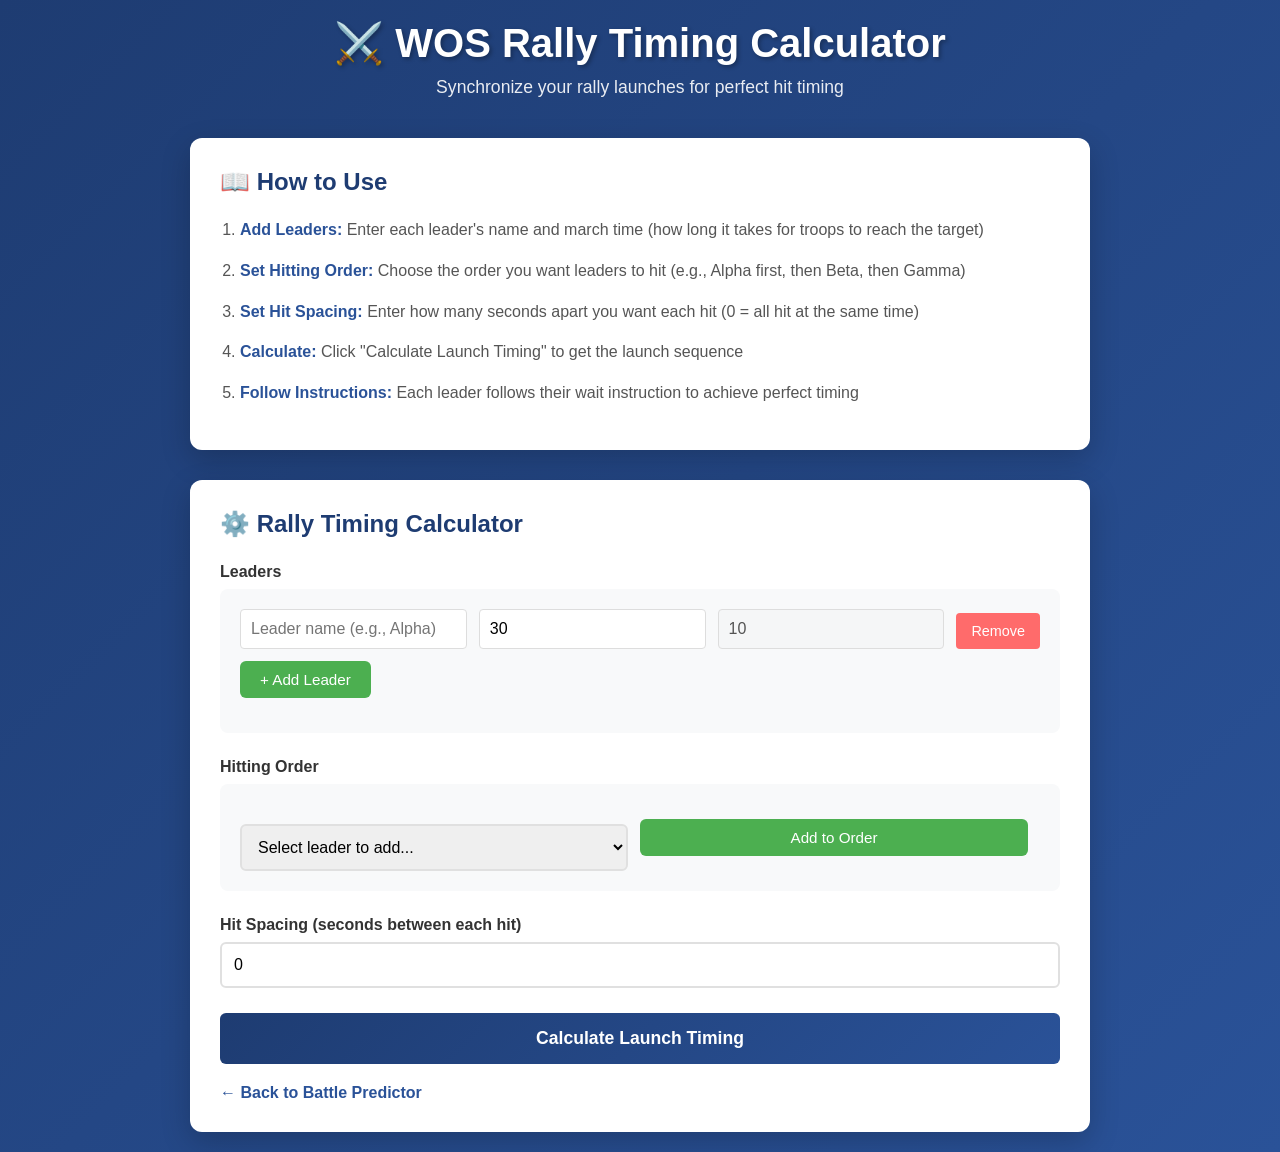
<file: rally_v2.html>
<!DOCTYPE html>
<html lang="en">
<head>
    <meta charset="UTF-8">
    <meta name="viewport" content="width=device-width, initial-scale=1.0">
    <title>WOS Rally Timing Calculator v2</title>
    <style>
        * {
            margin: 0;
            padding: 0;
            box-sizing: border-box;
        }

        body {
            font-family: -apple-system, BlinkMacSystemFont, 'Segoe UI', Roboto, sans-serif;
            background: linear-gradient(135deg, #1e3c72 0%, #2a5298 100%);
            min-height: 100vh;
            padding: 20px;
            color: #333;
        }

        .container {
            max-width: 900px;
            margin: 0 auto;
        }

        header {
            text-align: center;
            color: white;
            margin-bottom: 40px;
        }

        h1 {
            font-size: 2.5em;
            margin-bottom: 10px;
            text-shadow: 2px 2px 4px rgba(0,0,0,0.3);
        }

        .subtitle {
            font-size: 1.1em;
            opacity: 0.9;
        }

        .how-to-use {
            background: white;
            border-radius: 12px;
            padding: 30px;
            margin-bottom: 30px;
            box-shadow: 0 10px 30px rgba(0,0,0,0.2);
        }

        .how-to-use h2 {
            color: #1e3c72;
            margin-bottom: 20px;
            font-size: 1.5em;
        }

        .how-to-use ol {
            margin-left: 20px;
            line-height: 1.8;
        }

        .how-to-use li {
            margin-bottom: 12px;
            color: #555;
        }

        .how-to-use strong {
            color: #2a5298;
        }

        .calculator-section {
            background: white;
            border-radius: 12px;
            padding: 30px;
            box-shadow: 0 10px 30px rgba(0,0,0,0.2);
        }

        .calculator-section h2 {
            color: #1e3c72;
            margin-bottom: 25px;
            font-size: 1.5em;
        }

        .form-group {
            margin-bottom: 25px;
        }

        .form-group label {
            display: block;
            margin-bottom: 8px;
            font-weight: 600;
            color: #333;
        }

        .form-group input,
        .form-group select {
            width: 100%;
            padding: 12px;
            border: 2px solid #e0e0e0;
            border-radius: 6px;
            font-size: 1em;
            transition: border-color 0.3s;
        }

        .form-group input:focus,
        .form-group select:focus {
            outline: none;
            border-color: #2a5298;
            box-shadow: 0 0 0 3px rgba(42, 82, 152, 0.1);
        }

        .leaders-container {
            background: #f8f9fa;
            border-radius: 8px;
            padding: 20px;
            margin-bottom: 20px;
        }

        .leader-input {
            display: grid;
            grid-template-columns: 1fr 1fr 1fr auto;
            gap: 12px;
            margin-bottom: 12px;
            align-items: end;
        }

        .leader-input input {
            padding: 10px;
            border: 1px solid #ddd;
            border-radius: 4px;
        }

        .btn-remove {
            padding: 10px 15px;
            background: #ff6b6b;
            color: white;
            border: none;
            border-radius: 4px;
            cursor: pointer;
            font-size: 0.9em;
            transition: background 0.3s;
        }

        .btn-remove:hover {
            background: #ff5252;
        }

        .btn-add-leader {
            padding: 10px 20px;
            background: #4CAF50;
            color: white;
            border: none;
            border-radius: 6px;
            cursor: pointer;
            font-size: 0.95em;
            margin-bottom: 15px;
            transition: background 0.3s;
        }

        .btn-add-leader:hover {
            background: #45a049;
        }

        .hitting-order-section {
            background: #f8f9fa;
            border-radius: 8px;
            padding: 20px;
            margin-bottom: 20px;
        }

        .hitting-order-list {
            display: flex;
            flex-wrap: wrap;
            gap: 10px;
            margin-bottom: 15px;
        }

        .order-item {
            background: #2a5298;
            color: white;
            padding: 8px 15px;
            border-radius: 20px;
            font-size: 0.9em;
            display: flex;
            align-items: center;
            gap: 8px;
        }

        .order-item button {
            background: rgba(255,255,255,0.3);
            border: none;
            color: white;
            cursor: pointer;
            border-radius: 50%;
            width: 20px;
            height: 20px;
            display: flex;
            align-items: center;
            justify-content: center;
            transition: background 0.3s;
        }

        .order-item button:hover {
            background: rgba(255,255,255,0.5);
        }

        .hitting-order-input {
            display: grid;
            grid-template-columns: 1fr 1fr auto;
            gap: 12px;
            align-items: end;
        }

        .btn-calculate {
            width: 100%;
            padding: 15px;
            background: linear-gradient(135deg, #1e3c72 0%, #2a5298 100%);
            color: white;
            border: none;
            border-radius: 6px;
            font-size: 1.1em;
            font-weight: 600;
            cursor: pointer;
            transition: transform 0.2s, box-shadow 0.2s;
        }

        .btn-calculate:hover {
            transform: translateY(-2px);
            box-shadow: 0 5px 15px rgba(42, 82, 152, 0.4);
        }

        .btn-calculate:active {
            transform: translateY(0);
        }

        .results {
            margin-top: 30px;
            display: none;
        }

        .results.show {
            display: block;
        }

        .results-header {
            background: #4CAF50;
            color: white;
            padding: 20px;
            border-radius: 8px 8px 0 0;
            font-size: 1.2em;
            font-weight: 600;
        }

        .results-content {
            background: #f0f7ff;
            padding: 25px;
            border-radius: 0 0 8px 8px;
            border: 2px solid #4CAF50;
        }

        .summary {
            background: white;
            padding: 15px;
            border-radius: 6px;
            margin-bottom: 20px;
            border-left: 4px solid #2a5298;
            font-size: 1.05em;
            line-height: 1.6;
            color: #333;
        }

        .launch-sequence {
            display: grid;
            gap: 12px;
        }

        .launch-item {
            background: white;
            padding: 15px;
            border-radius: 6px;
            border-left: 4px solid #2a5298;
            display: grid;
            grid-template-columns: auto 1fr;
            gap: 15px;
            align-items: center;
        }

        .launch-order-badge {
            background: #2a5298;
            color: white;
            width: 40px;
            height: 40px;
            border-radius: 50%;
            display: flex;
            align-items: center;
            justify-content: center;
            font-weight: bold;
            font-size: 1.1em;
        }

        .launch-details {
            display: grid;
            grid-template-columns: 1fr 1fr;
            gap: 15px;
        }

        .launch-detail {
            display: grid;
            gap: 4px;
        }

        .launch-detail-label {
            font-size: 0.85em;
            color: #666;
            font-weight: 600;
            text-transform: uppercase;
        }

        .launch-detail-value {
            font-size: 1.1em;
            color: #333;
            font-weight: 600;
        }

        .wait-instruction {
            grid-column: 1 / -1;
            background: #fff3cd;
            padding: 10px 12px;
            border-radius: 4px;
            color: #856404;
            font-size: 0.95em;
            border-left: 3px solid #ffc107;
        }

        .error {
            background: #ffebee;
            color: #c62828;
            padding: 15px;
            border-radius: 6px;
            border-left: 4px solid #c62828;
            margin-top: 15px;
        }

        .nav-link {
            display: inline-block;
            margin-top: 20px;
            color: #2a5298;
            text-decoration: none;
            font-weight: 600;
        }

        .nav-link:hover {
            text-decoration: underline;
        }

        @media (max-width: 768px) {
            h1 {
                font-size: 1.8em;
            }

            .leader-input {
                grid-template-columns: 1fr 1fr;
            }

            .hitting-order-input {
                grid-template-columns: 1fr;
            }

            .launch-details {
                grid-template-columns: 1fr;
            }

            .launch-item {
                grid-template-columns: 1fr;
            }

            .launch-order-badge {
                width: 35px;
                height: 35px;
            }
        }
    </style>
</head>
<body>
    <div class="container">
        <header>
            <h1>⚔️ WOS Rally Timing Calculator</h1>
            <p class="subtitle">Synchronize your rally launches for perfect hit timing</p>
        </header>

        <!-- How to Use Section -->
        <div class="how-to-use">
            <h2>📖 How to Use</h2>
            <ol>
                <li><strong>Add Leaders:</strong> Enter each leader's name and march time (how long it takes for troops to reach the target)</li>
                <li><strong>Set Hitting Order:</strong> Choose the order you want leaders to hit (e.g., Alpha first, then Beta, then Gamma)</li>
                <li><strong>Set Hit Spacing:</strong> Enter how many seconds apart you want each hit (0 = all hit at the same time)</li>
                <li><strong>Calculate:</strong> Click "Calculate Launch Timing" to get the launch sequence</li>
                <li><strong>Follow Instructions:</strong> Each leader follows their wait instruction to achieve perfect timing</li>
            </ol>
        </div>

        <!-- Calculator Section -->
        <div class="calculator-section">
            <h2>⚙️ Rally Timing Calculator</h2>

            <!-- Leaders Input -->
            <div class="form-group">
                <label>Leaders</label>
                <div class="leaders-container">
                    <div id="leadersContainer"></div>
                    <button class="btn-add-leader" onclick="addLeader()">+ Add Leader</button>
                </div>
            </div>

            <!-- Hitting Order -->
            <div class="form-group">
                <label>Hitting Order</label>
                <div class="hitting-order-section">
                    <div class="hitting-order-list" id="hittingOrderList"></div>
                    <div class="hitting-order-input">
                        <select id="leaderSelect" onchange="addToHittingOrder()">
                            <option value="">Select leader to add...</option>
                        </select>
                        <button class="btn-add-leader" onclick="addToHittingOrder()">Add to Order</button>
                    </div>
                </div>
            </div>

            <!-- Hit Spacing -->
            <div class="form-group">
                <label for="hitSpacing">Hit Spacing (seconds between each hit)</label>
                <input type="number" id="hitSpacing" value="0" min="0" step="0.5" placeholder="0 for simultaneous hits">
            </div>

            <!-- Calculate Button -->
            <button class="btn-calculate" onclick="calculateTiming()">Calculate Launch Timing</button>

            <!-- Results -->
            <div class="results" id="results">
                <div class="results-header" id="resultsHeader"></div>
                <div class="results-content" id="resultsContent"></div>
            </div>

            <a href="index.html" class="nav-link">← Back to Battle Predictor</a>
        </div>
    </div>

    <script>
        let leaders = [];
        let hittingOrder = [];
        const API_BASE = 'https://wospredv3-production.up.railway.app';

        function addLeader() {
            const id = Date.now();
            leaders.push({ id, name: '', marchTime: 30 });
            renderLeaders();
        }

        function removeLeader(id) {
            leaders = leaders.filter(l => l.id !== id);
            hittingOrder = hittingOrder.filter(name => {
                const leader = leaders.find(l => l.name === name);
                return leader !== undefined;
            });
            renderLeaders();
            renderHittingOrder();
        }

        function updateLeader(id, field, value) {
            const leader = leaders.find(l => l.id === id);
            if (leader) {
                leader[field] = field === 'marchTime' ? parseFloat(value) || 0 : value;
                renderLeaders();
            }
        }

        function renderLeaders() {
            const container = document.getElementById('leadersContainer');
            container.innerHTML = leaders.map(leader => `
                <div class="leader-input">
                    <input 
                        type="text" 
                        placeholder="Leader name (e.g., Alpha)" 
                        value="${leader.name}"
                        onchange="updateLeader(${leader.id}, 'name', this.value)"
                    >
                    <input 
                        type="number" 
                        placeholder="March time (seconds)" 
                        value="${leader.marchTime}"
                        onchange="updateLeader(${leader.id}, 'marchTime', this.value)"
                        min="0"
                        step="1"
                    >
                    <input 
                        type="number" 
                        placeholder="Rally fill time" 
                        value="10"
                        disabled
                        title="Rally fill time (not used in v2)"
                    >
                    <button class="btn-remove" onclick="removeLeader(${leader.id})">Remove</button>
                </div>
            `).join('');

            updateLeaderSelect();
        }

        function updateLeaderSelect() {
            const select = document.getElementById('leaderSelect');
            const availableLeaders = leaders.filter(l => l.name && !hittingOrder.includes(l.name));
            select.innerHTML = '<option value="">Select leader to add...</option>' + 
                availableLeaders.map(l => `<option value="${l.name}">${l.name}</option>`).join('');
        }

        function addToHittingOrder() {
            const select = document.getElementById('leaderSelect');
            const name = select.value;
            if (name && !hittingOrder.includes(name)) {
                hittingOrder.push(name);
                renderHittingOrder();
                select.value = '';
                updateLeaderSelect();
            }
        }

        function removeFromHittingOrder(index) {
            hittingOrder.splice(index, 1);
            renderHittingOrder();
            updateLeaderSelect();
        }

        function renderHittingOrder() {
            const list = document.getElementById('hittingOrderList');
            list.innerHTML = hittingOrder.map((name, index) => `
                <div class="order-item">
                    ${index + 1}. ${name}
                    <button onclick="removeFromHittingOrder(${index})">×</button>
                </div>
            `).join('');
        }

        async function calculateTiming() {
            // Validate inputs
            if (leaders.length === 0) {
                showError('Please add at least one leader');
                return;
            }

            const validLeaders = leaders.filter(l => l.name && l.marchTime >= 0);
            if (validLeaders.length === 0) {
                showError('Please fill in all leader names and march times');
                return;
            }

            if (hittingOrder.length === 0) {
                showError('Please set a hitting order');
                return;
            }

            const hitSpacing = parseFloat(document.getElementById('hitSpacing').value) || 0;

            // Prepare request
            const payload = {
                leaders: validLeaders.map(l => ({
                    name: l.name,
                    march_time: l.marchTime,
                    rally_fill_time: 10
                })),
                hitting_order: hittingOrder,
                hit_spacing: hitSpacing
            };

            try {
                const response = await fetch(`${API_BASE}/rally/calculate-v2`, {
                    method: 'POST',
                    headers: { 'Content-Type': 'application/json' },
                    body: JSON.stringify(payload)
                });

                const result = await response.json();

                if (result.success) {
                    displayResults(result);
                } else {
                    showError(result.error || 'Calculation failed');
                }
            } catch (error) {
                showError('Error connecting to backend: ' + error.message);
            }
        }

        function displayResults(result) {
            const resultsDiv = document.getElementById('results');
            const header = document.getElementById('resultsHeader');
            const content = document.getElementById('resultsContent');

            header.textContent = '✅ Launch Sequence';

            let html = `
                <div class="summary">
                    <strong>Instructions:</strong> ${result.summary}
                </div>
                <div class="launch-sequence">
            `;

            result.launch_sequence.forEach(item => {
                html += `
                    <div class="launch-item">
                        <div class="launch-order-badge">${item.launch_order}</div>
                        <div>
                            <div class="launch-details">
                                <div class="launch-detail">
                                    <div class="launch-detail-label">Leader</div>
                                    <div class="launch-detail-value">${item.leader_name}</div>
                                </div>
                                <div class="launch-detail">
                                    <div class="launch-detail-label">Launch At</div>
                                    <div class="launch-detail-value">${item.launch_time}s</div>
                                </div>
                            </div>
                            <div class="wait-instruction">
                                ${item.wait_instruction}
                            </div>
                        </div>
                    </div>
                `;
            });

            html += '</div>';
            content.innerHTML = html;
            resultsDiv.classList.add('show');
        }

        function showError(message) {
            const resultsDiv = document.getElementById('results');
            const header = document.getElementById('resultsHeader');
            const content = document.getElementById('resultsContent');

            header.textContent = '❌ Error';
            content.innerHTML = `<div class="error">${message}</div>`;
            resultsDiv.classList.add('show');
        }

        // Initialize with one leader
        addLeader();
    </script>
</body>
</html>
</file>
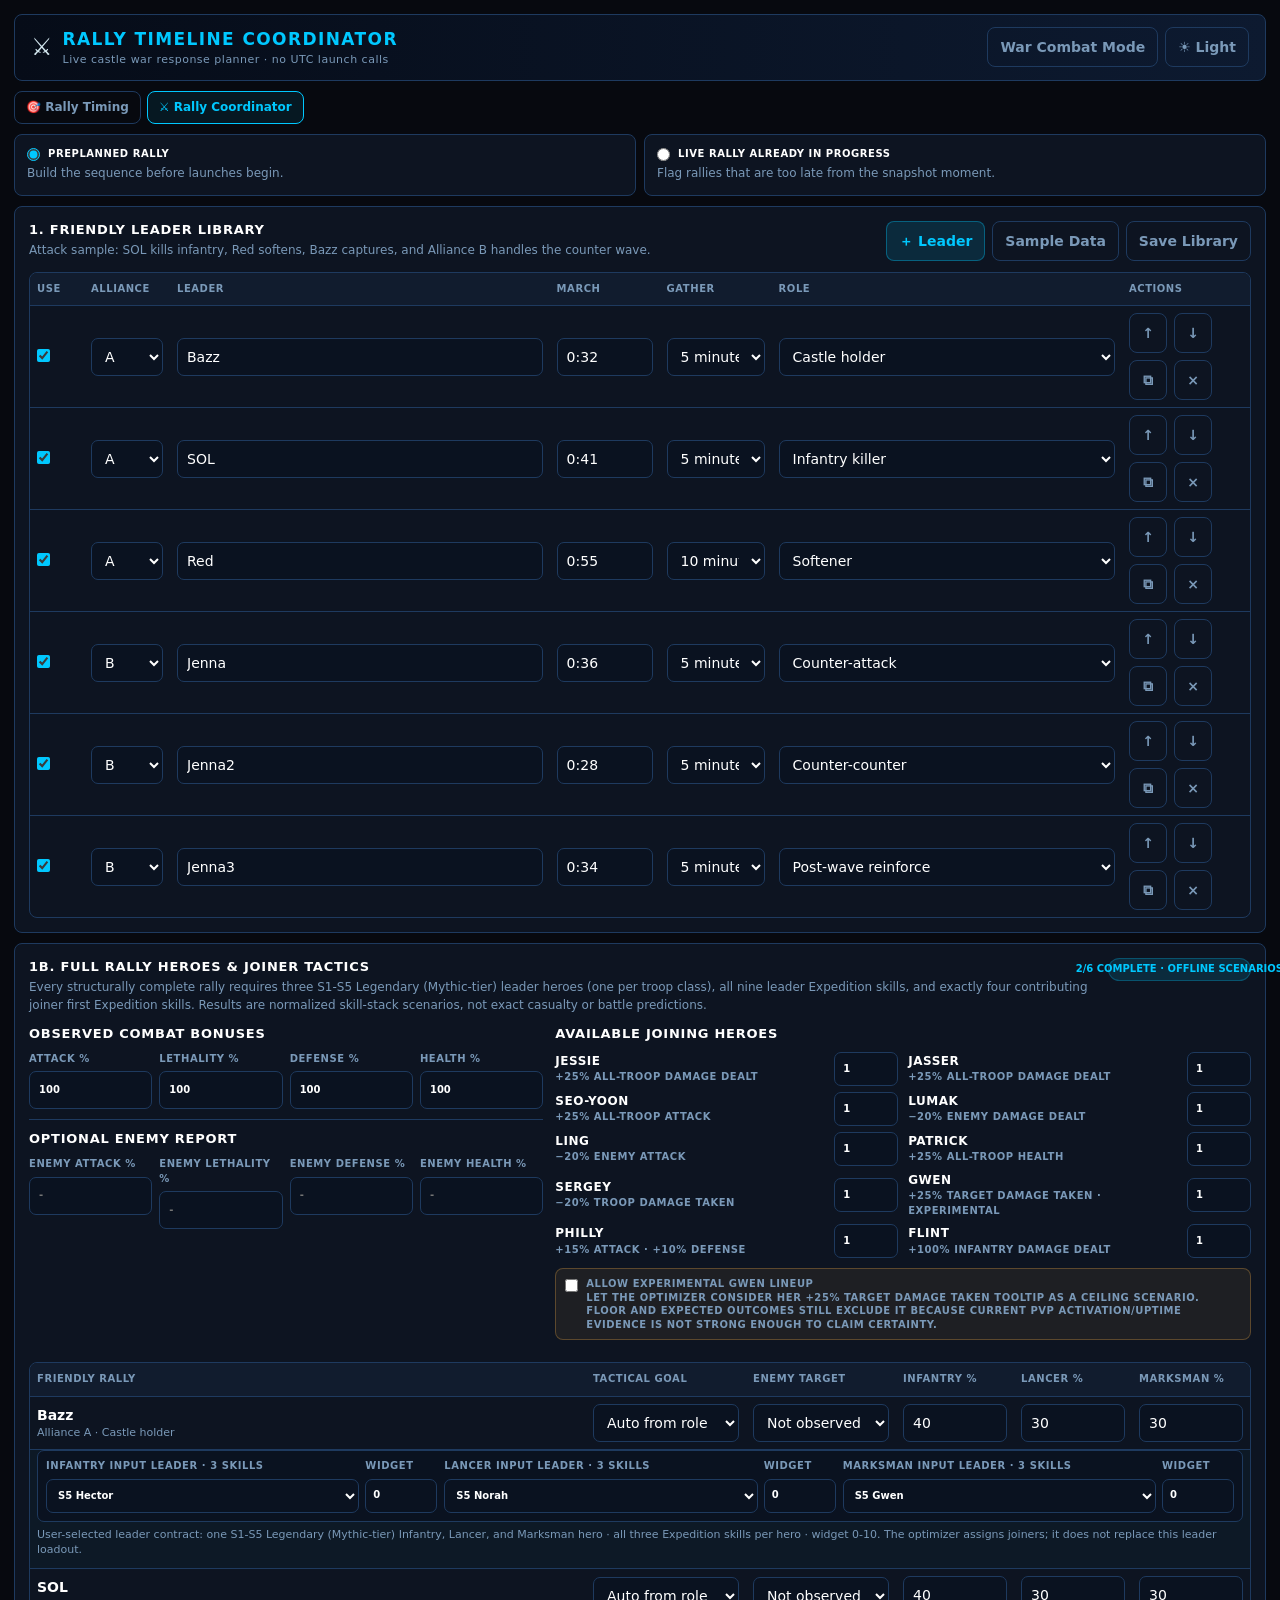
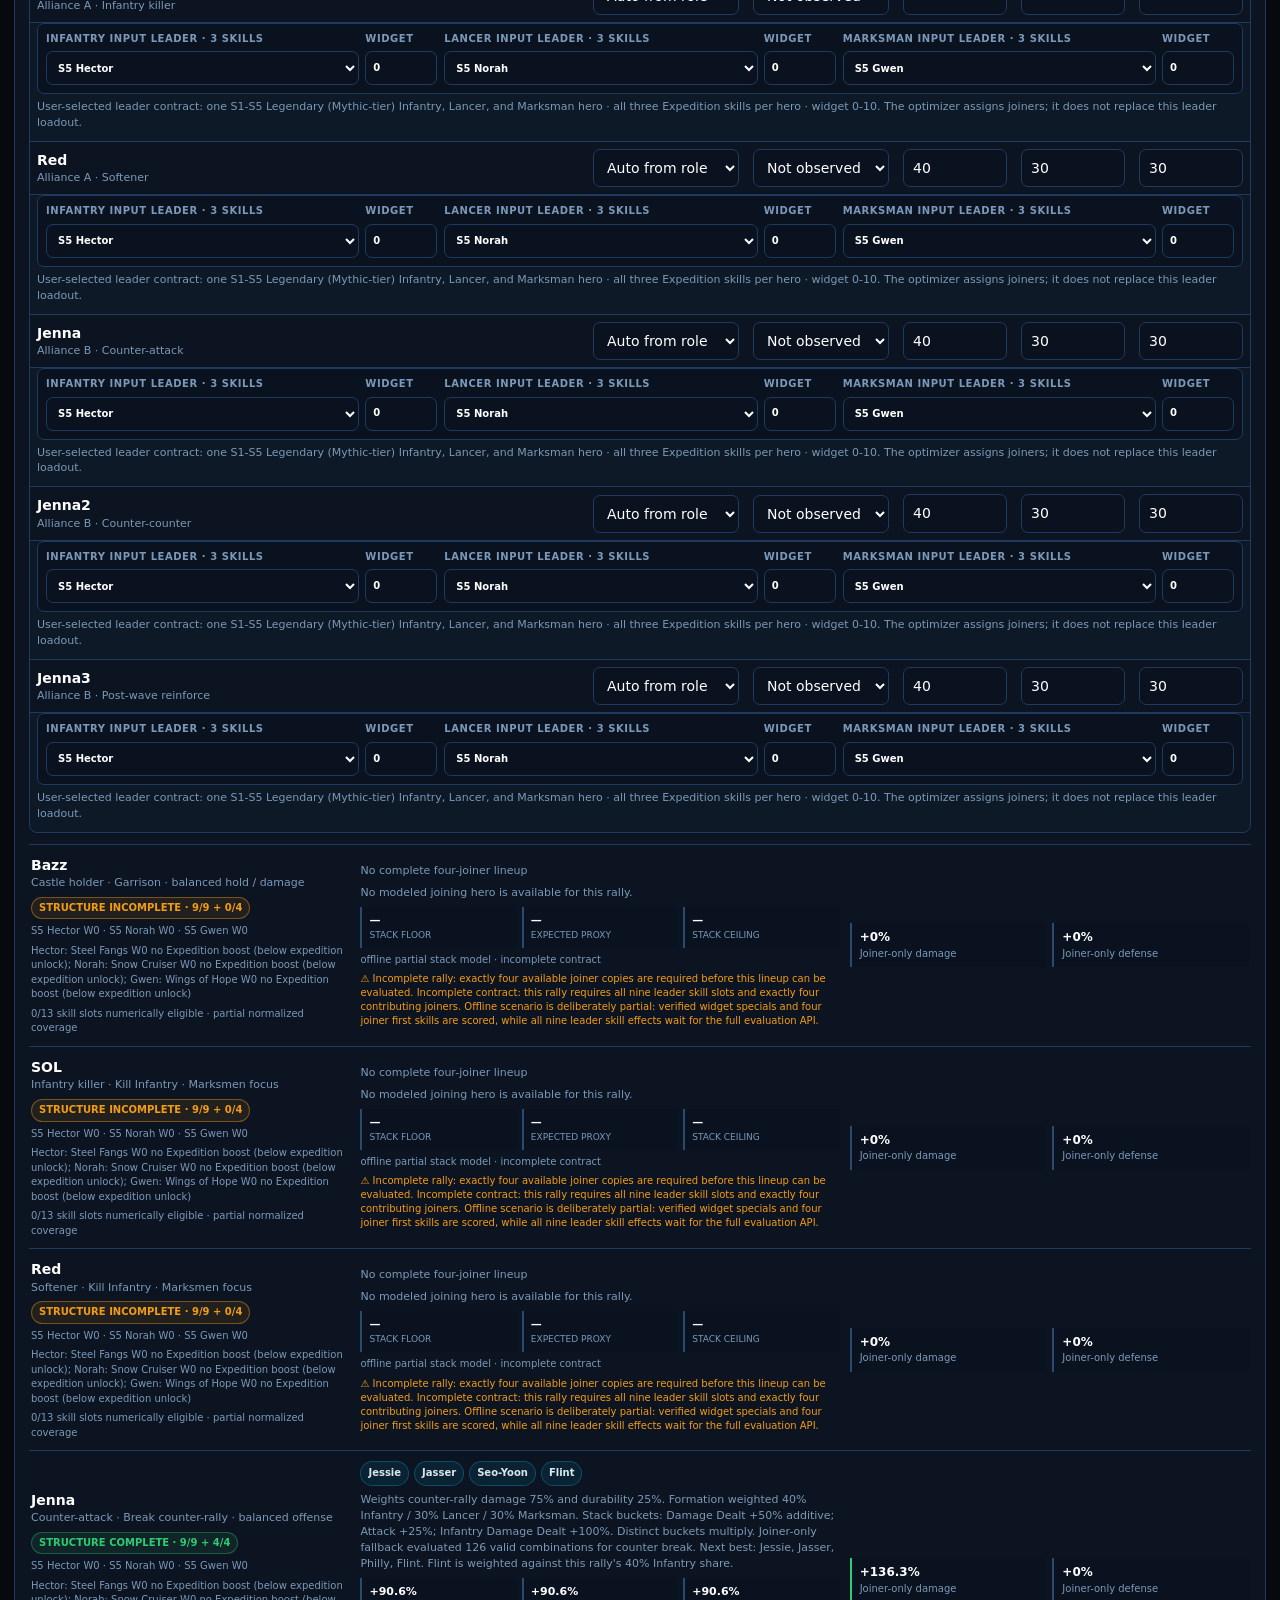
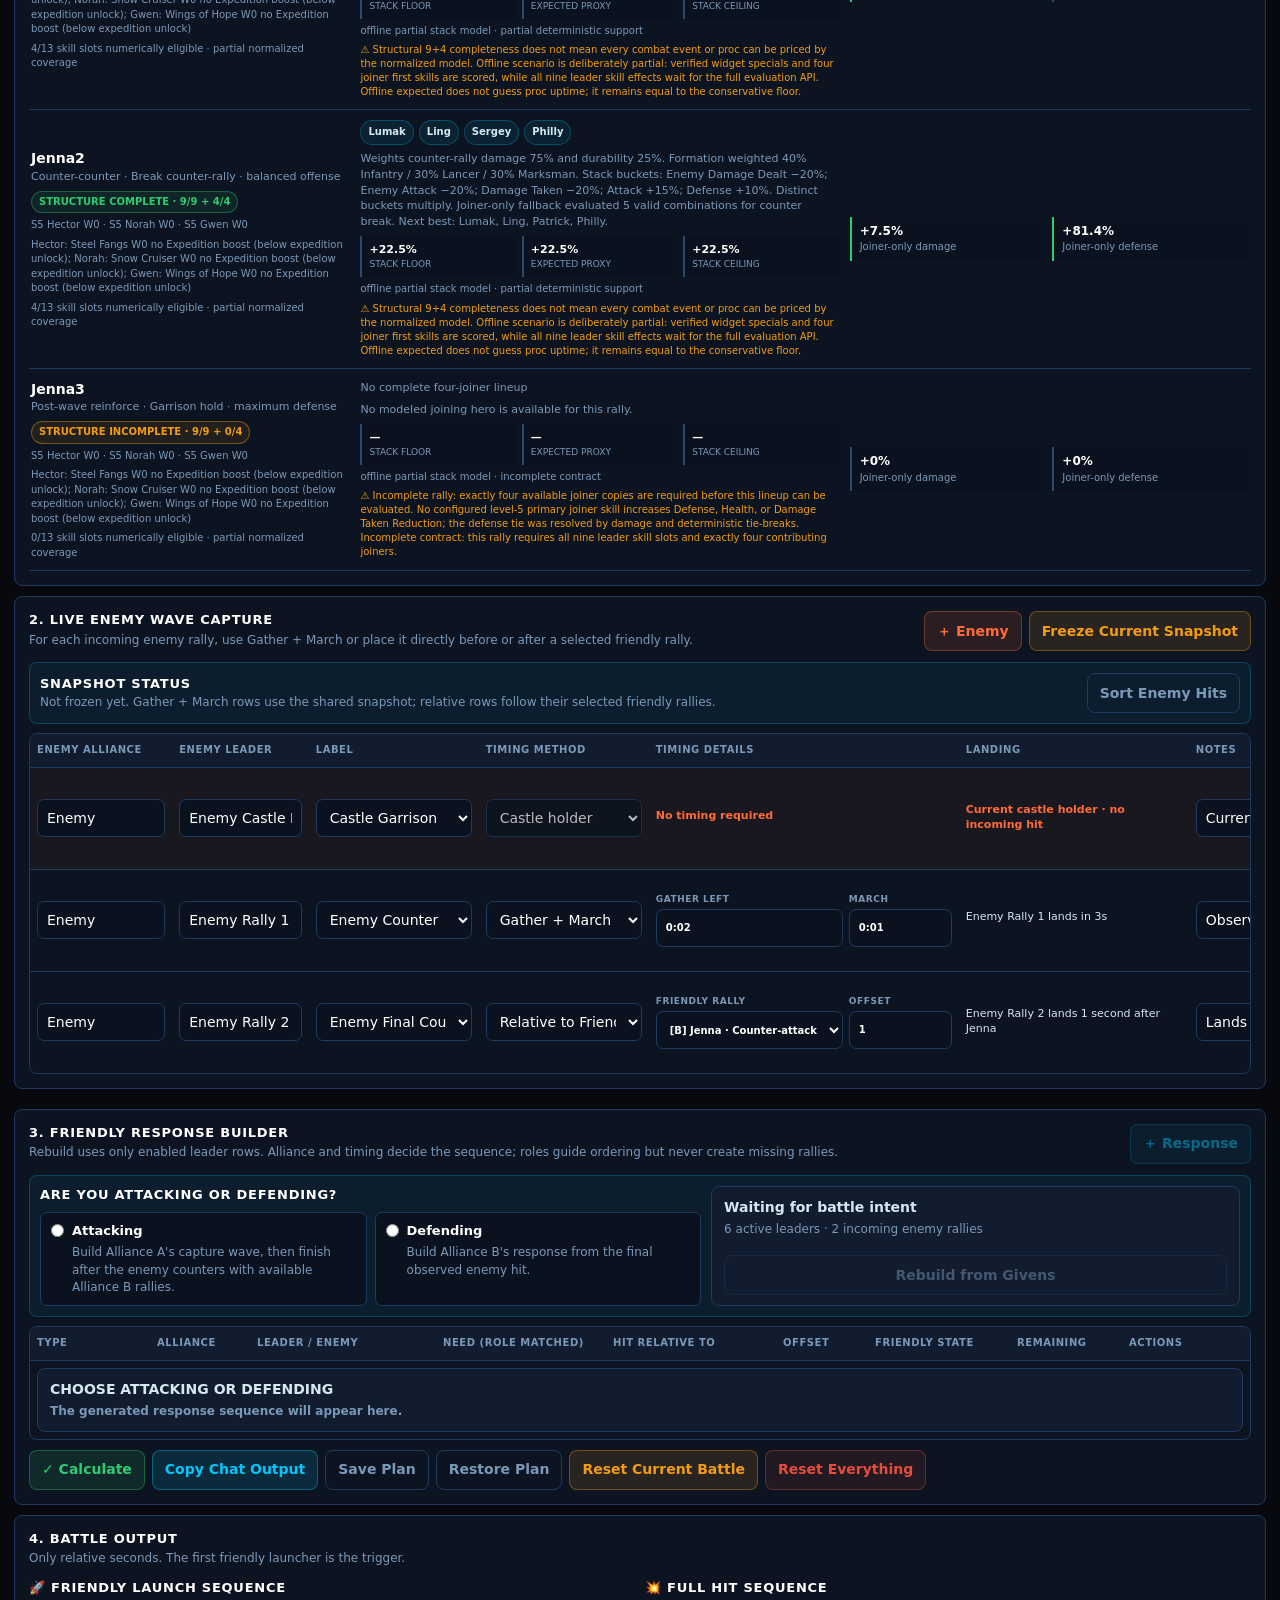
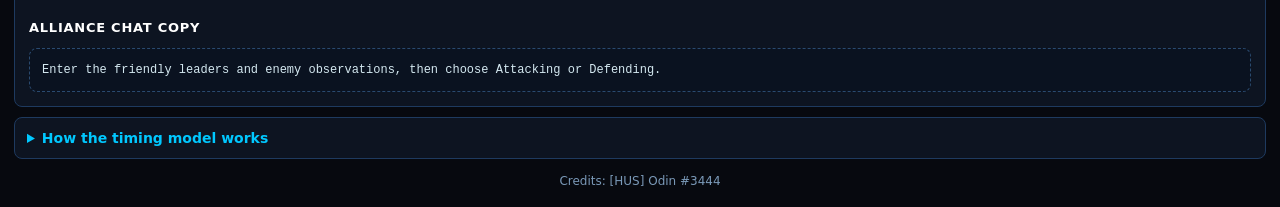
<file: RTC.html>
<!DOCTYPE html>
<html lang="en" data-theme="dark">
<head>
  <meta charset="UTF-8" />
  <meta name="viewport" content="width=device-width, initial-scale=1.0" />
  <meta name="description" content="Whiteout Survival live multi-alliance rally timeline coordinator with relative launch instructions." />
  <title>WOS Rally Timeline Coordinator</title>
  <style>
    :root {
      --bg:#07090f; --surface:#0d1421; --card:#111c2e; --input:#0a1220;
      --border:#1e3a5f; --border-hi:#2a4a6f; --ice:#00c8ff; --a:#00c8ff;
      --b:#b78cff; --enemy:#ff6b35; --green:#2ecc71; --red:#e74c3c;
      --warn:#f39c12; --txt:#d4e8f0; --dim:#7a99b8; --hi:#fff;
      --shadow:0 10px 32px rgba(0,0,0,.45); --radius:8px;
    }
    [data-theme="light"] {
      --bg:#e8f0f8; --surface:#fff; --card:#f0f6ff; --input:#fff;
      --border:#b0c8e0; --border-hi:#80a8c8; --txt:#1a2a3a; --dim:#4a6a8a; --hi:#000;
      --shadow:0 10px 30px rgba(44,75,105,.16);
    }
    * { box-sizing:border-box; margin:0; padding:0; }
    body { min-height:100vh; background:var(--bg); color:var(--txt); font:14px/1.45 "Segoe UI",system-ui,sans-serif; padding:14px; }
    button,input,select,textarea { font:inherit; }
    button { min-height:40px; }
    .wrap { max-width:1320px; margin:0 auto; }
    .app-header { display:flex; justify-content:space-between; align-items:center; gap:12px; padding:12px 16px; margin-bottom:10px; border:1px solid var(--border); border-radius:var(--radius); background:linear-gradient(90deg,#060c18,#0d1a30); }
    [data-theme="light"] .app-header { background:linear-gradient(90deg,#c8e0f8,#e0eeff); }
    .brand { display:flex; align-items:center; gap:10px; min-width:0; }
    .brand-icon { font-size:24px; }
    .title { color:var(--ice); font-size:17px; font-weight:800; letter-spacing:1.4px; }
    .sub { color:var(--dim); font-size:11px; letter-spacing:.5px; }
    .header-actions,.toolbar,.row-actions { display:flex; gap:7px; flex-wrap:wrap; align-items:center; }
    .page-nav { display:flex; gap:6px; flex-wrap:wrap; margin-bottom:10px; }
    .nav-link,.btn,.icon-btn { border:1px solid var(--border); border-radius:var(--radius); background:transparent; color:var(--txt); cursor:pointer; text-decoration:none; transition:.16s ease; }
    .nav-link { padding:7px 11px; color:var(--dim); font-size:12px; font-weight:700; }
    .nav-link:hover,.nav-link.current { color:var(--ice); border-color:var(--ice); background:rgba(0,200,255,.08); }
    .btn { padding:8px 12px; font-weight:800; }
    .btn:disabled,.btn:disabled:hover { cursor:not-allowed; opacity:.48; transform:none; box-shadow:none; }
    .btn:hover,.icon-btn:hover { transform:translateY(-1px); border-color:var(--border-hi); box-shadow:var(--shadow); }
    .btn-primary { color:var(--ice); border-color:rgba(0,200,255,.35); background:rgba(0,200,255,.12); }
    .btn-green { color:var(--green); border-color:rgba(46,204,113,.35); background:rgba(46,204,113,.12); }
    .btn-fire { color:var(--enemy); border-color:rgba(255,107,53,.35); background:rgba(255,107,53,.12); }
    .btn-warn { color:var(--warn); border-color:rgba(243,156,18,.35); background:rgba(243,156,18,.12); }
    .btn-danger { color:var(--red); border-color:rgba(231,76,60,.35); background:rgba(231,76,60,.1); }
    .btn-ghost { color:var(--dim); }
    .icon-btn { width:38px; padding:0; color:var(--dim); font-weight:900; }
    .mode-strip { display:grid; grid-template-columns:repeat(2,minmax(0,1fr)); gap:8px; margin-bottom:10px; }
    .mode-card { padding:12px; border:1px solid var(--border); border-radius:var(--radius); background:var(--surface); }
    .mode-card label { display:flex; gap:8px; align-items:center; color:var(--hi); font-weight:800; cursor:pointer; }
    .mode-card span { display:block; margin-top:4px; color:var(--dim); font-size:12px; }
    .grid { display:grid; grid-template-columns:1fr; gap:10px; align-items:start; }
    .grid > *, .card, .table-wrap, .outputs > * { min-width:0; }
    .card { border:1px solid var(--border); border-radius:var(--radius); background:var(--surface); padding:14px; margin-bottom:10px; }
    .card-head { display:flex; justify-content:space-between; gap:10px; align-items:flex-start; margin-bottom:11px; }
    .section-title { color:var(--hi); font-weight:900; font-size:13px; text-transform:uppercase; letter-spacing:.75px; }
    .section-help { color:var(--dim); font-size:12px; margin-top:2px; }
    .field-grid { display:grid; grid-template-columns:repeat(4,minmax(0,1fr)); gap:8px; }
    .field-grid.three { grid-template-columns:repeat(3,minmax(0,1fr)); }
    .field { display:flex; flex-direction:column; gap:5px; min-width:0; }
    label,.mini-label { color:var(--dim); font-size:10px; font-weight:800; text-transform:uppercase; letter-spacing:.55px; }
    input,select,textarea { width:100%; color:var(--hi); background:var(--input); border:1px solid var(--border); border-radius:7px; padding:8px 9px; min-height:38px; }
    textarea { resize:vertical; min-height:38px; }
    input:focus,select:focus,textarea:focus { outline:none; border-color:var(--ice); }
    input[type="checkbox"],input[type="radio"] { width:auto; min-height:auto; accent-color:var(--ice); }
    .table-wrap { overflow-x:auto; border:1px solid var(--border); border-radius:var(--radius); }
    table { width:100%; min-width:980px; border-collapse:collapse; }
    .enemy-table { min-width:1420px; }
    th { padding:9px 7px; text-align:left; color:var(--dim); background:var(--card); font-size:10px; text-transform:uppercase; letter-spacing:.55px; position:sticky; top:0; z-index:1; }
    td { padding:7px; border-top:1px solid var(--border); vertical-align:middle; }
    tr.disabled td { opacity:.52; }
    .wide-table { min-width:1180px; }
    .pill { display:inline-flex; align-items:center; justify-content:center; padding:3px 7px; min-width:52px; border-radius:999px; font-size:10px; font-weight:900; text-transform:uppercase; white-space:nowrap; }
    .pill-a { color:var(--a); background:rgba(0,200,255,.13); border:1px solid rgba(0,200,255,.25); }
    .pill-b { color:var(--b); background:rgba(183,140,255,.15); border:1px solid rgba(183,140,255,.27); }
    .pill-enemy { color:var(--enemy); background:rgba(255,107,53,.13); border:1px solid rgba(255,107,53,.27); }
    .pill-warn { color:var(--warn); background:rgba(243,156,18,.13); border:1px solid rgba(243,156,18,.3); }
    .status { min-height:20px; color:var(--dim); font-size:11px; }
    .status.bad { color:#ffd9d4; }
    .status.good { color:var(--green); }
    .garrison-row td { background:rgba(255,107,53,.05); }
    .status.garrison { color:var(--enemy); font-weight:800; }
    .timing-fields { display:grid; grid-template-columns:minmax(140px,1fr) minmax(86px,.55fr); gap:6px; }
    .timing-field { display:grid; gap:3px; min-width:0; }
    .timing-field .mini-label { font-size:9px; }
    .timing-summary { max-width:230px; color:var(--txt); line-height:1.35; overflow-wrap:anywhere; }
    .error-box { display:none; margin-bottom:10px; padding:10px 12px; color:#ffd9d4; background:rgba(231,76,60,.13); border:1px solid rgba(231,76,60,.35); border-radius:var(--radius); }
    .snapshot-bar { display:grid; grid-template-columns:1fr auto; gap:8px; align-items:center; padding:10px; border:1px solid rgba(0,200,255,.24); border-radius:var(--radius); background:rgba(0,200,255,.06); margin-bottom:9px; }
    .snapshot-meta { color:var(--dim); font-size:12px; }
    .decision-options { display:flex; gap:8px; flex-wrap:wrap; margin-top:8px; }
    .decision-options label { display:flex; align-items:center; gap:6px; padding:7px 9px; border:1px solid var(--border); border-radius:7px; background:var(--input); color:var(--txt); cursor:pointer; }
    .decision-recommendation,.decision-output { padding:10px 12px; border:1px solid var(--border); border-radius:var(--radius); background:var(--card); color:var(--txt); font-weight:800; }
    .decision-recommendation.good,.decision-output.good { color:var(--green); border-color:rgba(46,204,113,.42); background:rgba(46,204,113,.08); }
    .decision-recommendation.warn,.decision-output.warn { color:var(--warn); border-color:rgba(243,156,18,.42); background:rgba(243,156,18,.08); }
    .decision-recommendation.fire,.decision-output.fire { color:var(--enemy); border-color:rgba(255,107,53,.42); background:rgba(255,107,53,.08); }
    .battle-intent { display:grid; grid-template-columns:minmax(0,1fr) minmax(280px,.8fr); gap:10px; align-items:stretch; padding:10px; border:1px solid rgba(0,200,255,.24); border-radius:var(--radius); background:rgba(0,200,255,.06); margin-bottom:9px; }
    .intent-options { display:grid; grid-template-columns:1fr 1fr; gap:8px; margin-top:8px; }
    .intent-option { display:flex; align-items:flex-start; gap:8px; min-height:58px; padding:9px 10px; border:1px solid var(--border); border-radius:7px; background:var(--input); color:var(--txt); cursor:pointer; text-transform:none; letter-spacing:0; font-size:12px; }
    .intent-option:has(input:checked) { border-color:var(--cyan); background:rgba(0,200,255,.1); box-shadow:inset 0 0 0 1px rgba(0,200,255,.22); }
    .intent-option input { margin-top:2px; }
    .intent-option strong,.intent-option span { display:block; }
    .intent-option strong { color:var(--hi); font-size:13px; }
    .intent-option span span { margin-top:3px; color:var(--dim); font-size:12px; font-weight:500; text-transform:none; letter-spacing:0; }
    .intent-status { display:flex; flex-direction:column; justify-content:space-between; gap:10px; padding:10px 12px; border:1px solid var(--border); border-radius:var(--radius); background:var(--card); }
    .intent-status.ready { border-color:rgba(46,204,113,.42); background:rgba(46,204,113,.08); }
    .joiner-layout { display:grid; grid-template-columns:minmax(0,.85fr) minmax(0,1.15fr); gap:12px; margin-bottom:12px; }
    .joiner-band { padding:10px 0; border-top:1px solid var(--border); }
    .joiner-band:first-child { padding-top:0; border-top:0; }
    .joiner-fields { display:grid; grid-template-columns:repeat(4,minmax(74px,1fr)); gap:7px; margin-top:8px; }
    .hero-supply { display:grid; grid-template-columns:repeat(2,minmax(0,1fr)); gap:6px 10px; margin-top:8px; }
    .hero-supply-row { display:grid; grid-template-columns:minmax(96px,1fr) 64px; gap:7px; align-items:center; min-width:0; }
    .hero-supply-name { min-width:0; }
    .hero-supply-name strong { display:block; color:var(--hi); font-size:12px; overflow-wrap:anywhere; }
    .hero-supply-name span { display:block; color:var(--dim); font-size:10px; overflow-wrap:anywhere; }
    .hero-supply-row input { min-height:34px; padding:6px 8px; }
    .experimental-control { display:flex; gap:8px; align-items:flex-start; margin-top:10px; padding:8px 9px; border:1px solid rgba(255,180,70,.28); border-radius:8px; background:rgba(255,180,70,.07); color:var(--dim); font-size:10px; line-height:1.35; }
    .experimental-control input { margin-top:2px; }
    .joiner-profile-table { min-width:1080px; }
    .leader-loadout-row td { padding:0 7px 10px; background:rgba(0,200,255,.025); }
    .leader-loadout { display:grid; grid-template-columns:repeat(3,minmax(0,1fr)); gap:7px; padding:8px; border:1px solid var(--border); border-radius:7px; background:var(--input); }
    .leader-slot { display:grid; grid-template-columns:minmax(125px,1fr) 72px; gap:6px; align-items:end; min-width:0; }
    .leader-slot .field span { white-space:nowrap; }
    .leader-slot select,.leader-slot input { min-height:34px; padding:6px 7px; }
    .contract-line { display:flex; align-items:center; gap:6px; flex-wrap:wrap; margin-top:6px; }
    .contract-badge { display:inline-flex; align-items:center; padding:3px 7px; border-radius:999px; border:1px solid rgba(46,204,113,.35); background:rgba(46,204,113,.09); color:var(--green); font-size:10px; font-weight:900; }
    .contract-badge.incomplete { border-color:rgba(243,156,18,.42); background:rgba(243,156,18,.09); color:var(--warn); }
    .leader-summary { margin-top:5px; color:var(--dim); font-size:10px; line-height:1.45; }
    .scenario-metrics { display:grid; grid-template-columns:repeat(3,minmax(0,1fr)); gap:5px; margin-top:6px; }
    .scenario-metric { padding:6px 7px; border-left:2px solid var(--border-hi); background:var(--input); }
    .scenario-metric strong,.scenario-metric span { display:block; }
    .scenario-metric strong { color:var(--hi); font-size:11px; }
    .scenario-metric span { color:var(--dim); font-size:9px; text-transform:uppercase; }
    .rally-warning { margin-top:5px; color:var(--warn); font-size:10px; line-height:1.4; }
    .joiner-results { margin-top:11px; border-top:1px solid var(--border); }
    .joiner-result { display:grid; grid-template-columns:minmax(135px,.8fr) minmax(210px,1.2fr) minmax(190px,1fr); gap:10px; align-items:center; padding:10px 2px; border-bottom:1px solid var(--border); }
    .joiner-lineup { display:flex; flex-wrap:wrap; gap:5px; }
    .hero-chip { display:inline-flex; padding:4px 7px; border:1px solid rgba(0,200,255,.27); border-radius:999px; background:rgba(0,200,255,.08); color:var(--txt); font-size:10px; font-weight:800; }
    .joiner-metrics { display:grid; grid-template-columns:1fr 1fr; gap:6px; }
    .metric { padding:6px 8px; background:var(--input); border-left:2px solid var(--border-hi); }
    .metric.good { border-color:var(--green); }
    .metric strong,.metric span { display:block; }
    .metric strong { color:var(--hi); font-size:12px; }
    .metric span { color:var(--dim); font-size:10px; }
    .joiner-empty { padding:14px 2px; color:var(--dim); }
    .outputs { display:grid; grid-template-columns:1fr 1fr; gap:10px; }
    .result-list { display:flex; flex-direction:column; gap:7px; }
    .result { display:grid; grid-template-columns:38px minmax(120px,.8fr) 1fr auto; gap:9px; align-items:center; padding:10px 11px; border:1px solid var(--border); border-radius:var(--radius); background:var(--card); }
    .result.first { border-color:var(--warn); box-shadow:inset 3px 0 0 var(--warn); }
    .result.warning { border-color:rgba(243,156,18,.52); background:rgba(243,156,18,.08); }
    .num { color:var(--ice); font-weight:900; text-align:center; }
    .rname { color:var(--hi); font-weight:900; overflow-wrap:anywhere; }
    .rmeta { color:var(--dim); font-size:11px; }
    .instruction strong { color:var(--warn); }
    .warning-text { color:var(--warn); font-size:11px; margin-top:4px; }
    .copy-box { margin-top:10px; padding:12px; border:1px dashed var(--border-hi); border-radius:var(--radius); background:var(--input); white-space:pre-wrap; font-family:Consolas,monospace; font-size:12px; line-height:1.55; max-height:340px; overflow:auto; }
    .help details { border:1px solid var(--border); border-radius:var(--radius); background:var(--surface); padding:10px 12px; }
    .help summary { cursor:pointer; color:var(--ice); font-weight:900; }
    .help-content { margin-top:10px; color:var(--txt); display:grid; gap:8px; }
    .help-content p { color:var(--dim); }
    .credits { max-width:1440px; margin:14px auto 2px; padding:0 4px; color:var(--dim); font-size:12px; text-align:center; }
    .toast { position:fixed; left:50%; bottom:22px; transform:translateX(-50%); padding:10px 18px; border-radius:999px; background:var(--green); color:#051008; font-weight:900; box-shadow:var(--shadow); display:none; z-index:999; }
    .compact .grid { grid-template-columns:1fr; }
    .compact .card { padding:12px; }
    .compact table { min-width:760px; }
    .compact .wide-table { min-width:980px; }
    .compact .planning-extra { display:none; }
    @media (max-width:1060px) {
      .grid,.outputs { grid-template-columns:1fr; }
      .mode-strip { grid-template-columns:1fr 1fr; }
    }
    @media (max-width:680px) {
      body { padding:8px; font-size:13px; }
      .app-header,.card-head,.snapshot-bar { grid-template-columns:1fr; flex-direction:column; align-items:stretch; }
      .header-actions .btn,.toolbar .btn { flex:1 1 auto; }
      .mode-strip,.field-grid,.field-grid.three,.battle-intent,.intent-options,.joiner-layout { grid-template-columns:1fr; }
      .joiner-fields,.hero-supply,.leader-loadout { grid-template-columns:repeat(2,minmax(0,1fr)); }
      .joiner-result { grid-template-columns:1fr; }
      .result { grid-template-columns:30px 1fr; }
      .instruction,.result .pill,.warning-text { grid-column:2; }
      .title { font-size:15px; }
    }
    @media (max-width:440px) {
      .joiner-fields,.hero-supply,.joiner-metrics,.leader-loadout,.leader-slot,.scenario-metrics { grid-template-columns:1fr; }
    }
  </style>
</head>
<body>
<div class="wrap" id="app">
  <header class="app-header">
    <div class="brand">
      <div class="brand-icon">⚔️</div>
      <div>
        <div class="title">RALLY TIMELINE COORDINATOR</div>
        <div class="sub">Live castle war response planner · no UTC launch calls</div>
      </div>
    </div>
    <div class="header-actions">
      <button class="btn btn-ghost" id="compactBtn" type="button">War Combat Mode</button>
      <button class="btn btn-ghost" id="themeBtn" type="button">☀ Light</button>
    </div>
  </header>

  <nav class="page-nav">
    <a class="nav-link" href="rally.html">🎯 Rally Timing</a>
    <a class="nav-link current" href="RTC.html">⚔️ Rally Coordinator</a>
  </nav>

  <div class="mode-strip">
    <div class="mode-card">
      <label><input type="radio" name="planningState" value="preplanned" checked /> Preplanned Rally</label>
      <span>Build the sequence before launches begin.</span>
    </div>
    <div class="mode-card">
      <label><input type="radio" name="planningState" value="live" /> Live Rally Already in Progress</label>
      <span>Flag rallies that are too late from the snapshot moment.</span>
    </div>
  </div>

  <div class="error-box" id="errorBox"></div>

  <div class="grid">
    <div>
      <section class="card" id="librarySection">
        <div class="card-head">
          <div>
            <div class="section-title">1. Friendly Leader Library</div>
            <div class="section-help library-extra">Attack sample: SOL kills infantry, Red softens, Bazz captures, and Alliance B handles the counter wave.</div>
          </div>
          <div class="toolbar">
            <button class="btn btn-primary" id="addLeaderBtn" type="button">＋ Leader</button>
            <button class="btn btn-ghost library-extra" id="sampleLeadersBtn" type="button">Sample Data</button>
            <button class="btn btn-ghost library-extra" id="saveLibraryBtn" type="button">Save Library</button>
          </div>
        </div>
        <div class="table-wrap">
          <table>
            <thead>
              <tr>
                <th style="width:54px">Use</th>
                <th style="width:86px">Alliance</th>
                <th>Leader</th>
                <th style="width:110px">March</th>
                <th style="width:112px">Gather</th>
                <th class="role-col">Role</th>
                <th style="width:128px">Actions</th>
              </tr>
            </thead>
            <tbody id="leaderRows"></tbody>
          </table>
        </div>
      </section>

      <section class="card planning-extra" id="joinerSection">
        <div class="card-head">
          <div>
            <div class="section-title">1B. Full Rally Heroes &amp; Joiner Tactics</div>
            <div class="section-help">Every structurally complete rally requires three S1-S5 Legendary (Mythic-tier) leader heroes (one per troop class), all nine leader Expedition skills, and exactly four contributing joiner first Expedition skills. Results are normalized skill-stack scenarios, not exact casualty or battle predictions.</div>
          </div>
          <div class="pill pill-a" id="joinerModelStatus">Evidence-based Level 5 model</div>
        </div>
        <div class="joiner-layout">
          <div>
            <div class="joiner-band">
              <div class="section-title">Observed combat bonuses</div>
              <div class="joiner-fields">
                <label class="field"><span>Attack %</span><input id="joinerAttack" type="number" min="0" step="1" /></label>
                <label class="field"><span>Lethality %</span><input id="joinerLethality" type="number" min="0" step="1" /></label>
                <label class="field"><span>Defense %</span><input id="joinerDefense" type="number" min="0" step="1" /></label>
                <label class="field"><span>Health %</span><input id="joinerHealth" type="number" min="0" step="1" /></label>
              </div>
            </div>
            <div class="joiner-band">
              <div class="section-title">Optional enemy report</div>
              <div class="joiner-fields">
                <label class="field"><span>Enemy Attack %</span><input id="joinerEnemyAttack" type="number" min="0" step="1" placeholder="-" /></label>
                <label class="field"><span>Enemy Lethality %</span><input id="joinerEnemyLethality" type="number" min="0" step="1" placeholder="-" /></label>
                <label class="field"><span>Enemy Defense %</span><input id="joinerEnemyDefense" type="number" min="0" step="1" placeholder="-" /></label>
                <label class="field"><span>Enemy Health %</span><input id="joinerEnemyHealth" type="number" min="0" step="1" placeholder="-" /></label>
              </div>
            </div>
          </div>
          <div>
            <div class="joiner-band">
              <div class="section-title">Available joining heroes</div>
              <div class="hero-supply" id="heroSupply"></div>
              <label class="experimental-control"><input id="enableExperimentalGwen" type="checkbox" /><span><strong>Allow experimental Gwen lineup</strong><br />Let the optimizer consider her +25% target Damage Taken tooltip as a ceiling scenario. Floor and expected outcomes still exclude it because current PvP activation/uptime evidence is not strong enough to claim certainty.</span></label>
            </div>
          </div>
        </div>
        <div class="table-wrap">
          <table class="joiner-profile-table">
            <thead>
              <tr>
                <th>Friendly Rally</th>
                <th style="width:160px">Tactical Goal</th>
                <th style="width:150px">Enemy Target</th>
                <th style="width:118px">Infantry %</th>
                <th style="width:118px">Lancer %</th>
                <th style="width:118px">Marksman %</th>
              </tr>
            </thead>
            <tbody id="joinerProfileRows"></tbody>
          </table>
        </div>
        <div class="joiner-results" id="joinerResults"></div>
      </section>

      <section class="card">
        <div class="card-head">
          <div>
            <div class="section-title">2. Live Enemy Wave Capture</div>
            <div class="section-help">For each incoming enemy rally, use Gather + March or place it directly before or after a selected friendly rally.</div>
          </div>
          <div class="toolbar">
            <button class="btn btn-fire" id="addEnemyBtn" type="button">＋ Enemy</button>
            <button class="btn btn-warn" id="freezeBtn" type="button">Freeze Current Snapshot</button>
          </div>
        </div>
        <div class="snapshot-bar">
          <div>
            <div class="section-title">Snapshot Status</div>
            <div class="snapshot-meta" id="snapshotMeta">Not frozen yet. Gather + March rows use the shared snapshot; relative rows follow their selected friendly rallies.</div>
          </div>
          <button class="btn btn-ghost" id="sortEnemiesBtn" type="button">Sort Enemy Hits</button>
        </div>
        <div class="table-wrap">
          <table class="enemy-table">
            <thead>
              <tr>
                <th>Enemy Alliance</th>
                <th>Enemy Leader</th>
                <th style="width:170px">Label</th>
                <th style="width:170px">Timing Method</th>
                <th style="width:310px">Timing Details</th>
                <th style="width:230px">Landing</th>
                <th class="notes-col">Notes</th>
                <th style="width:128px">Actions</th>
              </tr>
            </thead>
            <tbody id="enemyRows"></tbody>
          </table>
        </div>
      </section>
    </div>

    <div>
      <section class="card">
        <div class="card-head">
          <div>
            <div class="section-title">3. Friendly Response Builder</div>
            <div class="section-help">Rebuild uses only enabled leader rows. Alliance and timing decide the sequence; roles guide ordering but never create missing rallies.</div>
          </div>
          <div class="toolbar">
            <button class="btn btn-primary" id="addResponseBtn" type="button">＋ Response</button>
          </div>
        </div>
        <div class="battle-intent" id="battleIntent">
          <div>
            <div class="section-title">Are you attacking or defending?</div>
            <div class="intent-options">
              <label class="intent-option">
                <input type="radio" name="battleMode" value="attack" />
                <span><strong>Attacking</strong><span>Build Alliance A's capture wave, then finish after the enemy counters with available Alliance B rallies.</span></span>
              </label>
              <label class="intent-option">
                <input type="radio" name="battleMode" value="defense" />
                <span><strong>Defending</strong><span>Build Alliance B's response from the final observed enemy hit.</span></span>
              </label>
            </div>
          </div>
          <div class="intent-status" id="intentStatus">
            <div>
              <strong id="intentStatusTitle">Waiting for battle intent</strong>
              <div class="snapshot-meta" id="intentStatusMeta" style="margin-top:4px">Complete the friendly library and enemy observations, then choose a side.</div>
            </div>
            <button class="btn btn-ghost" id="rebuildSequenceBtn" type="button" disabled>Rebuild from Givens</button>
          </div>
        </div>
        <div class="snapshot-bar" id="defenseDecision">
          <div>
            <div class="section-title">What happens after the final enemy hit?</div>
            <div class="decision-options">
              <label><input type="radio" name="defenseOutcome" value="friendly-holds" /> Alliance A holds</label>
              <label><input type="radio" name="defenseOutcome" value="enemy-captures" /> Enemy captures</label>
              <label><input type="radio" name="defenseOutcome" value="uncertain" checked /> Uncertain</label>
            </div>
          </div>
          <div class="decision-recommendation warn" id="decisionRecommendation">Conditional: do not commit Alliance B until you decide who owns the castle.</div>
        </div>
        <div class="table-wrap">
          <table class="wide-table">
            <thead>
              <tr>
                <th style="width:120px">Type</th>
                <th style="width:100px">Alliance</th>
                <th>Leader / Enemy</th>
                <th style="width:170px">Need (Role matched)</th>
                <th style="width:170px">Hit Relative To</th>
                <th style="width:92px">Offset</th>
                <th style="width:142px">Friendly State</th>
                <th style="width:112px">Remaining</th>
                <th style="width:128px">Actions</th>
              </tr>
            </thead>
            <tbody id="responseRows"></tbody>
          </table>
        </div>
        <div class="toolbar" style="margin-top:10px">
          <button class="btn btn-green" id="calculateBtn" type="button">✓ Calculate</button>
          <button class="btn btn-primary" id="copyBtn" type="button">Copy Chat Output</button>
          <button class="btn btn-ghost data-actions" id="savePlanBtn" type="button">Save Plan</button>
          <button class="btn btn-ghost data-actions" id="restorePlanBtn" type="button">Restore Plan</button>
          <button class="btn btn-warn data-actions" id="resetBattleBtn" type="button">Reset Current Battle</button>
          <button class="btn btn-danger data-actions" id="resetEverythingBtn" type="button">Reset Everything</button>
        </div>
      </section>

      <section class="card" id="resultsCard">
        <div class="card-head">
          <div>
            <div class="section-title">4. Battle Output</div>
            <div class="section-help">Only relative seconds. The first friendly launcher is the trigger.</div>
          </div>
        </div>
        <div class="decision-output" id="decisionOutput" style="display:none"></div>
        <div class="outputs">
          <div>
            <div class="section-title" style="margin-bottom:8px">🚀 Friendly Launch Sequence</div>
            <div class="result-list" id="launchResults"></div>
          </div>
          <div>
            <div class="section-title" style="margin-bottom:8px">💥 Full Hit Sequence</div>
            <div class="result-list" id="hitResults"></div>
          </div>
        </div>
        <div class="section-title" style="margin-top:13px">Alliance Chat Copy</div>
        <div class="copy-box" id="chatOutput"></div>
      </section>
    </div>
  </div>

  <section class="help">
    <details>
      <summary>How the timing model works</summary>
      <div class="help-content">
        <p>Castle Garrison is the current holder and is not counted as an incoming hit. Gather + March calculates a landing from the shared snapshot. Relative to Friendly Rally uses the selected friendly leader's planned hit plus a signed offset.</p>
        <p>Friendly launch point = desired hit point - rally gathering duration - leader march time. Friendly launch points are sorted, then shown as LAUNCH FIRST and relative delays after the previous friendly launcher.</p>
        <p>Friendly State means: Ready = waiting for your declaration; Gathering = rally is already open and Remaining is fill time left; Marching = rally has launched and Remaining is march time left.</p>
        <p>Every enabled Alliance A leader becomes part of the capture wave; known roles guide the order and Castle holder stays last when available. Alliance B leaders targeted by later enemies are placed where needed, then every remaining enabled Alliance B rally lands after the final enemy counter, one second apart.</p>
        <p>Full rally evaluation uses all three Expedition skills from each of the rally leader's three S1-S5 Legendary (Mythic-tier) heroes (nine skills), their context-valid leader widgets, and the first Expedition skill from exactly four joining captains. Exact operational buckets add; distinct stat, scope, and target-side layers multiply. Floor, expected proxy, and ceiling are normalized skill-stack indices; they do not predict exact casualties, and unknown proc uptime remains unpriced.</p>
      </div>
    </details>
  </section>

  <footer class="credits">Credits: [HUS] Odin #3444</footer>

  <div class="toast" id="toast"></div>
</div>

<script>
(() => {
  'use strict';

  const STORAGE = {
    leaders:'rtc-leaders-v2',
    wave:'rtc-enemy-wave-v2',
    plan:'rtc-response-plan-v2',
    prefs:'rtc-prefs-v2',
    enemyMarches:'rtc-enemy-marches-v1',
    joiners:'rtc-joiner-tactics-v1'
  };
  const ids = { leader:0, enemy:0, response:0 };
  const $ = (id) => document.getElementById(id);
  const state = { leaders:[], enemies:[], responses:[], prefs:{ mode:'', intentChosen:false, planning:'preplanned', theme:'dark', compact:false, defenseOutcome:'uncertain', attackLabelFlowVersion:4 }, joiners:null, joinerBackend:{ status:'idle', plan:null }, last:null };
  const JOINER_API_URL = (() => {
    try {
      const queryOverride = new URLSearchParams(location.search).get('joinerApi');
      const override = localStorage.getItem('rtc_joiner_api_url') || localStorage.getItem('wos_api_url');
      return String(queryOverride || override || 'https://wospredv3-production.up.railway.app').replace(/\/+$/, '');
    } catch {
      return 'https://wospredv3-production.up.railway.app';
    }
  })();

  const roleOptions = ['Infantry killer','Softener','Castle holder','Counter-attack','Counter-counter','Last-wave retaker','Post-wave reinforce','Garrison support','Defense counter','Recovery rally','Final hit','Reinforcement','Custom'];
  const needDefinitions = [
    { value:'Infantry killer', roles:['Infantry killer'], alliance:'A' },
    { value:'Softener', roles:['Softener'], alliance:'A' },
    { value:'Castle holder', roles:['Castle holder'], alliance:'A' },
    { value:'Capture wave', roles:roleOptions, alliance:'A' },
    { value:'Final response', roles:roleOptions, alliance:'B' },
    { value:'Counter-attack', roles:['Counter-attack','Counter attack','Defense counter'], alliance:'B' },
    { value:'Counter-counter', roles:['Counter-counter'], alliance:'B' },
    { value:'Last-wave retaker', roles:['Last-wave retaker','Counter-attack','Counter attack','Defense counter'], alliance:'B' },
    { value:'Post-wave reinforce', roles:['Post-wave reinforce','Reinforcement'], alliance:'B' },
    { value:'Garrison support', roles:['Garrison support'], alliance:'A' },
    { value:'Defense counter', roles:['Defense counter','Counter-attack','Counter attack'], alliance:'B' },
    { value:'Recovery rally', roles:['Recovery rally'], alliance:'A' },
    { value:'Final hit', roles:['Final hit'], alliance:'A' },
    { value:'Custom', roles:roleOptions, alliance:'' }
  ];
  const enemyLabels = ['Castle Garrison','Enemy Counter','Enemy Final Counter','Enemy Attack','Custom'];
  const joinerGoalOptions = [
    { value:'auto', label:'Auto from role' },
    { value:'KILL_INFANTRY', label:'Kill Infantry · Marksmen focus' },
    { value:'KILL_LANCERS', label:'Kill Lancers · Infantry focus' },
    { value:'KILL_MARKSMEN', label:'Kill Marksmen · Lancer focus' },
    { value:'GARRISON_HOLD', label:'Garrison hold · maximum defense' },
    { value:'GARRISON_BALANCED', label:'Garrison · balanced hold / damage' },
    { value:'COUNTER_BREAK', label:'Break counter-rally · balanced offense' }
  ];
  const joinerTargetOptions = [
    { value:'', label:'Not observed' },
    { value:'infantry', label:'Infantry' },
    { value:'lancer', label:'Lancer' },
    { value:'marksman', label:'Marksman' }
  ];
  const joinerHeroes = [
    { id:'jessie', name:'Jessie', label:'+25% all-troop Damage Dealt', effects:[{ effect:'damage_up', value:0.25, scope:'all', stackKey:'friendly:all:damage_dealt', bucketLabel:'Damage Dealt' }] },
    { id:'jasser', name:'Jasser', label:'+25% all-troop Damage Dealt', effects:[{ effect:'damage_up', value:0.25, scope:'all', stackKey:'friendly:all:damage_dealt', bucketLabel:'Damage Dealt' }] },
    { id:'seo-yoon', name:'Seo-Yoon', label:'+25% all-troop Attack', effects:[{ effect:'attack_up', value:0.25, scope:'all', stackKey:'friendly:all:attack', bucketLabel:'Attack' }] },
    { id:'lumak', name:'Lumak', label:'−20% enemy Damage Dealt', effects:[{ effect:'enemy_damage_dealt_down', value:0.20, scope:'all', stackKey:'enemy:all:damage_dealt', bucketLabel:'Enemy Damage Dealt', displaySign:-1 }] },
    { id:'ling', name:'Ling', label:'−20% enemy Attack', effects:[{ effect:'enemy_attack_down', value:0.20, scope:'all', stackKey:'enemy:all:attack', bucketLabel:'Enemy Attack', displaySign:-1 }] },
    { id:'patrick', name:'Patrick', label:'+25% all-troop Health', effects:[{ effect:'health_up', value:0.25, scope:'all', stackKey:'friendly:all:health', bucketLabel:'Health' }] },
    { id:'sergey', name:'Sergey', label:'−20% troop Damage Taken', effects:[{ effect:'damage_taken_down', value:0.20, scope:'all', stackKey:'friendly:all:damage_taken', bucketLabel:'Damage Taken', displaySign:-1 }] },
    { id:'gwen', name:'Gwen', label:'+25% target Damage Taken · experimental', experimental:true, effects:[{ effect:'enemy_damage_taken_up', value:0.25, scope:'all', stackKey:'enemy:all:damage_taken', bucketLabel:'Target Damage Taken' }] },
    { id:'philly', name:'Philly', label:'+15% Attack · +10% Defense', effects:[
      { effect:'attack_up', value:0.15, scope:'all', stackKey:'friendly:all:attack', bucketLabel:'Attack' },
      { effect:'defense_up', value:0.10, scope:'all', stackKey:'friendly:all:defense', bucketLabel:'Defense' }
    ] },
    { id:'flint', name:'Flint', label:'+100% Infantry Damage Dealt', effects:[{ effect:'damage_up', value:1.00, scope:'infantry', stackKey:'friendly:infantry:damage_dealt', bucketLabel:'Infantry Damage Dealt' }] }
  ];
  const leaderHeroCatalog = [
    { id:'jeronimo', name:'Jeronimo', generation:1, type:'infantry', skills:['Battle Manifesto','Swordmentor','Expert Swordsmanship'], widget:{ name:'Dawnbreak', skill:'Discernment', effect:'attack_up', contexts:['pvp_attack'] } },
    { id:'natalia', name:'Natalia', generation:1, type:'infantry', skills:['Feral Protection','Queen of the Wild','Call of the Wild'], widget:{ name:'Gale Force', skill:'Invincibles', effect:'lethality_up', contexts:['pvp_attack'] } },
    { id:'molly', name:'Molly', generation:1, type:'lancer', skills:["Snow's Grace",'Ice Dominion','Youthful Rage'], widget:{ name:'Yeti Spirit', skill:'Snowy Blessing', effect:'lethality_up', contexts:['garrison'] } },
    { id:'zinman', name:'Zinman', generation:1, type:'marksman', skills:['Implacable','Bastionist','Positional Battler'], widget:{ name:'Woodpecker', skill:'Defend to Attack', effect:'attack_up', contexts:['garrison'] } },
    { id:'flint', name:'Flint', generation:2, type:'infantry', skills:['Pyromaniac','Burning Resolve','Immolation'], widget:{ name:'Dragonbane', skill:'Dragonbreath', effect:'attack_up', contexts:['garrison'] } },
    { id:'philly', name:'Philly', generation:2, type:'lancer', skills:['Vigor Tactics','Dosage Boost','Energizing Shot'], widget:{ name:'Pharmacologica', skill:'First Aid Training', effect:'health_up', contexts:['garrison'] } },
    { id:'alonso', name:'Alonso', generation:2, type:'marksman', skills:['Onslaught','Iron Strength','Poison Harpoon'], widget:{ name:'Captain Ahab', skill:'Harpoon Enhancement', effect:'lethality_up', contexts:['pvp_attack'] } },
    { id:'logan', name:'Logan', generation:3, type:'infantry', skills:["Lion's Might",'Lion Intimidation','Leader Inspiration'], widget:{ name:'Fists of Steel', skill:'Strong Protection', effect:'defense_up', contexts:['garrison'] } },
    { id:'mia', name:'Mia', generation:3, type:'lancer', skills:['Bad Luck Streak','Lucky Charm','Ritual Deciphering'], widget:{ name:'Fate Crystal', skill:'Rally of Fate', effect:'attack_up', contexts:['pvp_attack'] } },
    { id:'greg', name:'Greg', generation:3, type:'marksman', skills:['Sword of Justice','Deterrence of Law','Law and Order'], widget:{ name:'State Edict', skill:'Trumpet of Justice', effect:'health_up', contexts:['pvp_attack'] } },
    { id:'ahmose', name:'Ahmose', generation:4, type:'infantry', skills:['Viper Formation','Prayer of Flame','Blade of Light'], widget:{ name:"Guardian's Relic", skill:'Oath of Guardian', effect:'health_up', contexts:['garrison'] } },
    { id:'reina', name:'Reina', generation:4, type:'lancer', skills:["Assassin's Instinct",'Swift Jive','Shadow Blade'], widget:{ name:'Ninjaken - Raikiri', skill:'Fiery Invasion', effect:'lethality_up', contexts:['pvp_attack'] } },
    { id:'lynn', name:'Lynn', generation:4, type:'marksman', skills:['Song of Lion','Melancholic Ballad','Oonai Cadenza'], widget:{ name:"Ella's Tear", skill:"Iranon's Determination", effect:'lethality_up', contexts:['garrison'] } },
    { id:'hector', name:'Hector', generation:5, type:'infantry', skills:['Survival Instincts','Rampant','Blitz'], widget:{ name:'Steel Fangs', skill:'Goliath', effect:'attack_up', contexts:['garrison'] } },
    { id:'norah', name:'Norah', generation:5, type:'lancer', skills:['Combined Arms','Sneak Strike','Momentum'], widget:{ name:'Snow Cruiser', skill:'True Grit', effect:'defense_up', contexts:['garrison'] } },
    { id:'gwen', name:'Gwen', generation:5, type:'marksman', skills:['Eagle Vision','Air Dominance','Blastmaster'], widget:{ name:'Wings of Hope', skill:'Marauder', effect:'lethality_up', contexts:['pvp_attack'] } }
  ];
  const leaderTypes = ['infantry','lancer','marksman'];
  const defaultLeaderHeroIds = { infantry:'hector', lancer:'norah', marksman:'gwen' };
  const widgetExpeditionLadder = { 0:0, 1:0, 2:5, 3:5, 4:7.5, 5:7.5, 6:10, 7:10, 8:12.5, 9:12.5, 10:15 };
  let joinerRequestTimer = null;
  let joinerRequestSerial = 0;
  let joinerAbortController = null;

  function defaultJoinerState() {
    return {
      attack:100,
      lethality:100,
      defense:100,
      health:100,
      enemyAttack:null,
      enemyLethality:null,
      enemyDefense:null,
      enemyHealth:null,
      includeExperimentalGwen:false,
      heroCounts:Object.fromEntries(joinerHeroes.map(hero => [hero.id, 1]))
    };
  }

  function uid(prefix) {
    ids[prefix] += 1;
    return `${prefix}-${Date.now().toString(36)}-${ids[prefix]}`;
  }

  function esc(value) {
    return String(value ?? '').replace(/[&<>"']/g, ch => ({'&':'&amp;','<':'&lt;','>':'&gt;','"':'&quot;',"'":'&#39;'}[ch]));
  }

  function readJSON(key, fallback) {
    try {
      const raw = localStorage.getItem(key);
      return raw ? JSON.parse(raw) : fallback;
    } catch {
      return fallback;
    }
  }

  function writeJSON(key, value) {
    try {
      localStorage.setItem(key, JSON.stringify(value));
      return true;
    } catch {
      return false;
    }
  }

  function removeKey(key) {
    try { localStorage.removeItem(key); } catch {}
  }

  function parseDuration(value) {
    const text = String(value ?? '').trim();
    if (!text) return null;
    if (/^\d+$/.test(text)) return Number(text);
    const match = text.match(/^(\d+):(\d{2})$/);
    if (!match) return null;
    const minutes = Number(match[1]);
    const seconds = Number(match[2]);
    if (seconds > 59) return null;
    return minutes * 60 + seconds;
  }

  function parseSignedDuration(value) {
    const text = String(value ?? '').trim();
    if (!text) return null;
    const sign = text.startsWith('-') ? -1 : 1;
    const duration = parseDuration(text.replace(/^[+-]/, ''));
    return duration === null ? null : sign * duration;
  }

  function secondsLabel(value, compact = false) {
    const rounded = Math.round(value * 10) / 10;
    if (compact) return `${rounded}s`;
    return `${rounded} ${rounded === 1 ? 'second' : 'seconds'}`;
  }

  function signedSecondsLabel(value, compact = false) {
    if (value === null) return '?';
    const sign = value >= 0 ? '+' : '-';
    return `${sign}${secondsLabel(Math.abs(value), compact)}`;
  }

  function gatherSeconds(gather) {
    return Number(gather) === 10 ? 600 : 300;
  }

  function sampleLeaders() {
    return [
      { id:uid('leader'), enabled:true, alliance:'A', name:'Bazz', march:'0:32', gather:5, role:'Castle holder' },
      { id:uid('leader'), enabled:true, alliance:'A', name:'SOL', march:'0:41', gather:5, role:'Infantry killer' },
      { id:uid('leader'), enabled:true, alliance:'A', name:'Red', march:'0:55', gather:10, role:'Softener' },
      { id:uid('leader'), enabled:true, alliance:'B', name:'Jenna', march:'0:36', gather:5, role:'Counter-attack' },
      { id:uid('leader'), enabled:true, alliance:'B', name:'Jenna2', march:'0:28', gather:5, role:'Counter-counter' },
      { id:uid('leader'), enabled:true, alliance:'B', name:'Jenna3', march:'0:34', gather:5, role:'Post-wave reinforce' }
    ];
  }

  function ensureLeaderJoinerProfile(leader) {
    const legacyTargetGoals = { infantry:'KILL_INFANTRY', lancer:'KILL_LANCERS', marksman:'KILL_MARKSMEN' };
    const legacyGoals = {
      damage:legacyTargetGoals[leader.enemyTroopType] || 'KILL_INFANTRY',
      balanced:'GARRISON_BALANCED',
      survival:'GARRISON_HOLD'
    };
    if (legacyGoals[leader.joinerGoal]) leader.joinerGoal = legacyGoals[leader.joinerGoal];
    const validGoal = joinerGoalOptions.some(option => option.value === leader.joinerGoal);
    leader.joinerGoal = validGoal ? leader.joinerGoal : 'auto';
    const current = leader.troopSplit || {};
    leader.troopSplit = {
      infantry:boundedNumber(current.infantry, 40, 0, 100),
      lancer:boundedNumber(current.lancer, 30, 0, 100),
      marksman:boundedNumber(current.marksman, 30, 0, 100)
    };
    leader.enemyTroopType = joinerTargetOptions.some(option => option.value === leader.enemyTroopType)
      ? leader.enemyTroopType
      : '';
    const savedLoadout = Array.isArray(leader.rallyLeaderHeroes) ? leader.rallyLeaderHeroes : [];
    const normalizedLoadout = leaderTypes.map(type => {
      const saved = savedLoadout.find(item => {
        const hero = leaderHeroCatalog.find(candidate => candidate.id === item?.heroId);
        return hero?.type === type;
      });
      const heroId = saved?.heroId || defaultLeaderHeroIds[type];
      if (saved) {
        saved.heroId = heroId;
        saved.widgetLevel = Math.floor(boundedNumber(saved.widgetLevel, 0, 0, 10));
        return saved;
      }
      return { heroId, widgetLevel:0 };
    });
    if (Array.isArray(leader.rallyLeaderHeroes)) {
      leader.rallyLeaderHeroes.splice(0, leader.rallyLeaderHeroes.length, ...normalizedLoadout);
    } else {
      leader.rallyLeaderHeroes = normalizedLoadout;
    }
    return leader;
  }

  function leaderHeroById(heroId) {
    return leaderHeroCatalog.find(hero => hero.id === heroId) || null;
  }

  function leaderLoadout(leader) {
    ensureLeaderJoinerProfile(leader);
    return leader.rallyLeaderHeroes.map(selection => ({
      ...selection,
      hero:leaderHeroById(selection.heroId)
    }));
  }

  function rallyBattleContext(goal) {
    return ['MAX_DEFENSE','GARRISON_HOLD','GARRISON_BALANCED'].includes(goal) ? 'garrison' : 'pvp_attack';
  }

  function widgetValueAtLevel(level) {
    return widgetExpeditionLadder[Math.floor(boundedNumber(level, 0, 0, 10))] || 0;
  }

  function leaderWidgetEffects(leader, goal = resolvedJoinerGoal(leader)) {
    const context = rallyBattleContext(goal);
    return leaderLoadout(leader).map(selection => {
      const value = widgetValueAtLevel(selection.widgetLevel);
      const active = !!selection.hero?.widget?.contexts?.includes(context) && value > 0;
      return {
        ...selection,
        value,
        context,
        active,
        effects:active ? [{
          effect:selection.hero.widget.effect,
          value:value / 100,
          scope:'all',
          stackKey:`widget:all:${selection.hero.widget.effect}`,
          bucketLabel:`Widget ${String(selection.hero.widget.effect).replaceAll('_', ' ')}`
        }] : []
      };
    });
  }

  function boundedNumber(value, fallback, min, max) {
    const number = Number(value);
    return Number.isFinite(number) ? Math.min(max, Math.max(min, number)) : fallback;
  }

  function optionalJoinerNumber(value) {
    if (value === null || value === undefined || String(value).trim() === '') return null;
    return boundedNumber(value, 0, 0, 10000);
  }

  function resolvedJoinerGoal(leader) {
    ensureLeaderJoinerProfile(leader);
    if (leader.joinerGoal !== 'auto') return leader.joinerGoal;
    if (leader.role === 'Infantry killer') return 'KILL_INFANTRY';
    if (['Post-wave reinforce','Garrison support','Reinforcement'].includes(leader.role)) return 'GARRISON_HOLD';
    if (leader.role === 'Castle holder') return 'GARRISON_BALANCED';
    if (/counter|final hit|retaker/i.test(leader.role)) return 'COUNTER_BREAK';
    if (leader.enemyTroopType) return ({ infantry:'KILL_INFANTRY', lancer:'KILL_LANCERS', marksman:'KILL_MARKSMEN' })[leader.enemyTroopType];
    return 'KILL_INFANTRY';
  }

  function joinerGoalLabel(goal) {
    return joinerGoalOptions.find(option => option.value === goal)?.label || 'Auto from role';
  }

  function normalizedTroopSplit(leader) {
    ensureLeaderJoinerProfile(leader);
    const split = leader.troopSplit;
    const total = split.infantry + split.lancer + split.marksman;
    if (total <= 0) return { infantry:0.4, lancer:0.3, marksman:0.3 };
    return {
      infantry:split.infantry / total,
      lancer:split.lancer / total,
      marksman:split.marksman / total
    };
  }

  function dominantTroopType(leader) {
    const split = normalizedTroopSplit(leader);
    return ['infantry','lancer','marksman'].sort((a,b) => split[b] - split[a] || a.localeCompare(b))[0];
  }

  function targetTroopForGoal(goal) {
    return ({ KILL_INFANTRY:'infantry', KILL_LANCERS:'lancer', KILL_MARKSMEN:'marksman' })[goal] || '';
  }

  function resolvedEnemyTroopType(leader, goal = resolvedJoinerGoal(leader)) {
    return targetTroopForGoal(goal) || leader.enemyTroopType || '';
  }

  function counterTroopForTarget(target) {
    return ({ infantry:'marksman', lancer:'infantry', marksman:'lancer' })[target] || '';
  }

  function joinerObjective(goal) {
    return goal;
  }

  function heroEffectList(hero) {
    if (Array.isArray(hero.effects)) return hero.effects;
    return [{
      effect:hero.effect,
      value:Number(hero.value || 0),
      scope:hero.scope || 'all',
      stackKey:`friendly:${hero.scope || 'all'}:${hero.effect || 'unknown'}`,
      bucketLabel:String(hero.effect || 'Skill').replaceAll('_', ' ')
    }];
  }

  function configuredHeroCount(hero) {
    if (hero.experimental && !state.joiners?.includeExperimentalGwen) return 0;
    return Math.floor(boundedNumber(state.joiners?.heroCounts?.[hero.id], 0, 0, 20));
  }

  function emptyJoinerModifiers() {
    return Object.fromEntries(['infantry','lancer','marksman'].map(troop => [troop, {
      attack_up:0,
      damage_up_all:0,
      damage_up_troop:0,
      lethality_up:0,
      defense_up:0,
      health_up:0,
      damage_taken_down:0,
      enemy_damage_taken_up:0,
      enemy_attack_down:0,
      enemy_damage_dealt_down:0
    }]));
  }

  function joinerModifiers(heroes, contributionLimit = 4) {
    const modifiers = emptyJoinerModifiers();
    heroes.slice(0, contributionLimit).forEach(hero => {
      heroEffectList(hero).forEach(effect => {
        const targets = effect.scope === 'all' ? ['infantry','lancer','marksman'] : [effect.scope];
        targets.forEach(troop => {
          if (!modifiers[troop]) return;
          const key = effect.effect === 'damage_up'
            ? (effect.scope === 'all' ? 'damage_up_all' : 'damage_up_troop')
            : effect.effect;
          if (Object.prototype.hasOwnProperty.call(modifiers[troop], key)) modifiers[troop][key] += effect.value;
        });
      });
    });
    return modifiers;
  }

  function calculateRallyIndexes(leader, heroes = [], widgetEffects = []) {
    const split = normalizedTroopSplit(leader);
    const modifiers = joinerModifiers(heroes);
    const widgets = joinerModifiers(widgetEffects, Number.MAX_SAFE_INTEGER);
    const attackBonus = boundedNumber(state.joiners?.attack, 100, 0, 10000) / 100;
    const lethalityBonus = boundedNumber(state.joiners?.lethality, 100, 0, 10000) / 100;
    const defenseBonus = boundedNumber(state.joiners?.defense, 100, 0, 10000) / 100;
    const healthBonus = boundedNumber(state.joiners?.health, 100, 0, 10000) / 100;
    const targetTroop = resolvedEnemyTroopType(leader);
    const counters = { infantry:'lancer', lancer:'marksman', marksman:'infantry' };
    let damage = 0;
    let defense = 0;
    const troopDamage = {};
    const troopDefense = {};
    ['infantry','lancer','marksman'].forEach(troop => {
      const mod = modifiers[troop];
      const widget = widgets[troop];
      const baseDamage = (
        (1 + attackBonus + mod.attack_up) * (1 + widget.attack_up) *
        (1 + lethalityBonus + mod.lethality_up) * (1 + widget.lethality_up)
      ) / 100;
      const counterMultiplier = targetTroop && counters[troop] === targetTroop ? 1.10 : 1.00;
      const layeredDamage = baseDamage
        * (1 + mod.damage_up_all)
        * (1 + mod.damage_up_troop)
        * (1 + mod.enemy_damage_taken_up)
        * counterMultiplier;
      const defensePower = (
        (1 + defenseBonus + mod.defense_up) * (1 + widget.defense_up) *
        (1 + healthBonus + mod.health_up) * (1 + widget.health_up)
      ) / 100;
      const layeredDefense = defensePower
        * (1 + mod.enemy_attack_down)
        * (1 + mod.enemy_damage_dealt_down)
        * (1 + mod.damage_taken_down);
      troopDamage[troop] = layeredDamage;
      troopDefense[troop] = layeredDefense;
      damage += split[troop] * layeredDamage;
      defense += split[troop] * layeredDefense;
    });
    return { damage, defense, troopDamage, troopDefense, targetTroop };
  }

  function percentGain(before, after) {
    return before > 0 ? ((after / before) - 1) * 100 : 0;
  }

  function joinerGoalWeights(goal) {
    if (goal === 'GARRISON_HOLD') return { damage:0, defense:1 };
    if (goal === 'GARRISON_BALANCED') return { damage:0.50, defense:0.50 };
    if (goal === 'COUNTER_BREAK') return { damage:0.75, defense:0.25 };
    return { damage:1, defense:0 };
  }

  function joinerRolePriority(role) {
    if (/counter|final hit|retaker/i.test(role)) return 1.25;
    if (role === 'Castle holder') return 1.20;
    if (role === 'Infantry killer') return 1.15;
    if (/garrison|reinforce/i.test(role)) return 1.10;
    return 1;
  }

  function joinerUtility(leader, heroes) {
    const base = calculateRallyIndexes(leader, []);
    const result = calculateRallyIndexes(leader, heroes);
    const goal = resolvedJoinerGoal(leader);
    const weights = joinerGoalWeights(goal);
    const targetCounter = counterTroopForTarget(resolvedEnemyTroopType(leader, goal));
    const damageRatio = goal.startsWith('KILL_') && targetCounter
      ? result.troopDamage[targetCounter] / base.troopDamage[targetCounter]
      : (base.damage > 0 ? result.damage / base.damage : 1);
    const defenseRatio = base.defense > 0 ? result.defense / base.defense : 1;
    return (
      Math.pow(Math.max(0, damageRatio), weights.damage) *
      Math.pow(Math.max(0, defenseRatio), weights.defense) - 1
    ) * 100 * joinerRolePriority(leader.role);
  }

  function plannedJoinerLeaders() {
    const enabled = state.leaders.filter(leader => leader.enabled).map(ensureLeaderJoinerProfile);
    const byId = new Map(enabled.map(leader => [leader.id, leader]));
    const ordered = [];
    state.responses.forEach(response => {
      if (response.type !== 'enemy' && byId.has(response.leaderId)) {
        ordered.push(byId.get(response.leaderId));
        byId.delete(response.leaderId);
      }
    });
    return ordered.concat([...byId.values()]);
  }

  function calculateJoinerAssignments() {
    return calculateExhaustiveJoinerAssignments();
  }

  function availableJoinerLineups(remaining, joinerCount) {
    const eligibleHeroes = joinerHeroes.filter(hero => !hero.experimental || state.joiners?.includeExperimentalGwen);
    const lineups = [];
    function visit(heroIndex, slotsLeft, selected) {
      if (slotsLeft === 0) {
        lineups.push(selected);
        return;
      }
      if (heroIndex >= eligibleHeroes.length) return;
      const hero = eligibleHeroes[heroIndex];
      const limit = Math.min(slotsLeft, Math.max(0, remaining[hero.id] || 0), 4);
      for (let count = limit; count >= 0; count -= 1) {
        visit(heroIndex + 1, slotsLeft - count, selected.concat(Array(count).fill(hero)));
      }
    }
    visit(0, joinerCount, []);
    return lineups;
  }

  function calculateExhaustiveJoinerAssignments() {
    const leaders = plannedJoinerLeaders();
    const remaining = Object.fromEntries(joinerHeroes.map(hero => [
      hero.id,
      configuredHeroCount(hero)
    ]));
    const { ordered, quotas } = joinerPlanQuotas(leaders);
    const planByLeader = new Map();
    ordered.forEach(leader => {
      const goal = resolvedJoinerGoal(leader);
      const joinerCount = quotas.get(leader.id) || 0;
      const base = calculateRallyIndexes(leader, []);
      const ranked = availableJoinerLineups(remaining, joinerCount).map(heroes => {
        const result = calculateRallyIndexes(leader, heroes);
        const damageGain = percentGain(base.damage, result.damage);
        const defenseGain = percentGain(base.defense, result.defense);
        const targetCounter = counterTroopForTarget(resolvedEnemyTroopType(leader, goal));
        const damageRatio = goal.startsWith('KILL_') && targetCounter
          ? result.troopDamage[targetCounter] / base.troopDamage[targetCounter]
          : (base.damage > 0 ? result.damage / base.damage : 1);
        const defenseRatio = base.defense > 0 ? result.defense / base.defense : 1;
        const weights = joinerGoalWeights(goal);
        const objectiveValue = Math.pow(Math.max(0, damageRatio), weights.damage)
          * Math.pow(Math.max(0, defenseRatio), weights.defense);
        return {
          heroes, result, damageGain, defenseGain, objectiveValue,
          key:heroes.map(hero => hero.id).sort().join('|')
        };
      }).sort((a,b) =>
        b.objectiveValue - a.objectiveValue ||
        b.damageGain - a.damageGain ||
        b.defenseGain - a.defenseGain ||
        a.key.localeCompare(b.key)
      );
      const winner = ranked[0] || { heroes:[], result:base, damageGain:0, defenseGain:0 };
      winner.heroes.forEach(hero => { remaining[hero.id] = Math.max(0, remaining[hero.id] - 1); });
      const warnings = [];
      if (winner.heroes.length !== 4) {
        warnings.push('Incomplete rally: exactly four available joiner copies are required before this lineup can be evaluated.');
      }
      if (goal === 'GARRISON_HOLD' && winner.defenseGain === 0) {
        warnings.push('No configured level-5 primary joiner skill increases Defense, Health, or Damage Taken Reduction; the defense tie was resolved by damage and deterministic tie-breaks.');
      }
      const planItem = {
        leader,
        heroes:winner.heroes,
        complete:winner.heroes.length === 4,
        goal,
        split:normalizedTroopSplit(leader),
        base,
        result:winner.result,
        damageGain:winner.damageGain,
        defenseGain:winner.defenseGain,
        backend:{
          source:'browser',
          objective:joinerObjective(goal),
          evaluated:ranked.length,
          alternatives:ranked.slice(1, 3).map(item => ({ joiners:item.heroes.map(hero => hero.name) })),
          explanations:[],
          warnings,
          targetTroop:resolvedEnemyTroopType(leader, goal),
          formationWeighted:true,
          reportComparison:false
        }
      };
      planItem.evaluation = offlineRallyEvaluation(planItem);
      planByLeader.set(leader.id, planItem);
    });
    return leaders.map(leader => planByLeader.get(leader.id)).filter(Boolean);
  }

  function activeJoinerPlan() {
    if (!state.prefs.compact && ['ready','browser'].includes(state.joinerBackend?.status) && state.joinerBackend.plan) {
      return state.joinerBackend.plan;
    }
    return calculateJoinerAssignments();
  }

  function joinerPlanQuotas(leaders) {
    const ordered = leaders.map((leader, index) => ({ leader, index })).sort((a,b) =>
      joinerRolePriority(b.leader.role) - joinerRolePriority(a.leader.role) || a.index - b.index
    );
    const quotas = new Map(leaders.map(leader => [leader.id, 4]));
    return { ordered:ordered.map(item => item.leader), quotas };
  }

  function recommendationHero(item) {
    const known = joinerHeroes.find(hero => hero.id === item.heroId);
    if (known) return { ...known };
    const contribution = item.contribution || {};
    const candidates = [
      ['attackBonus','attack_up'],
      ['lethalityBonus','lethality_up'],
      ['defenseBonus','defense_up'],
      ['healthBonus','health_up'],
      ['damageDealtBonus','damage_up'],
      ['damageTakenReduction','damage_taken_down']
    ];
    const selected = candidates.find(([key]) => Number(contribution[key]) !== 0) || ['damageDealtBonus','damage_up'];
    return {
      id:item.heroId,
      name:item.heroName,
      effect:selected[1],
      value:Number(contribution[selected[0]] || 0),
      scope:item.targetTroopType === 'all_troops' ? 'all' : item.targetTroopType,
      label:`Skill Level ${item.skillLevel}`
    };
  }

  async function requestRallyPlanOptimization(payload, signal) {
    const response = await fetch(`${JOINER_API_URL}/api/rallies/optimize-plan`, {
      method:'POST',
      headers:{ 'Content-Type':'application/json' },
      body:JSON.stringify(payload),
      signal
    });
    if (!response.ok) {
      let message = `Full-stack optimizer API returned ${response.status}`;
      try {
        const body = await response.json();
        if (body?.detail) message = String(body.detail);
      } catch {}
      throw new Error(message);
    }
    return response.json();
  }

  function rallyGoalLift(base, result, leader, goal) {
    const targetCounter = counterTroopForTarget(resolvedEnemyTroopType(leader, goal));
    const damageRatio = goal.startsWith('KILL_') && targetCounter
      ? result.troopDamage[targetCounter] / Math.max(Number.EPSILON, base.troopDamage[targetCounter])
      : result.damage / Math.max(Number.EPSILON, base.damage);
    const defenseRatio = result.defense / Math.max(Number.EPSILON, base.defense);
    const weights = joinerGoalWeights(goal);
    return (Math.pow(Math.max(0, damageRatio), weights.damage) * Math.pow(Math.max(0, defenseRatio), weights.defense) - 1) * 100;
  }

  function offlineRallyEvaluation(item) {
    const goal = item.goal || resolvedJoinerGoal(item.leader);
    const loadout = leaderLoadout(item.leader);
    const widgets = leaderWidgetEffects(item.leader, goal);
    const widgetContributions = widgets.filter(widget => widget.active);
    const contractComplete = loadout.length === 3 && loadout.every(selection => selection.hero?.skills?.length === 3) && item.heroes.length === 4;
    const base = calculateRallyIndexes(item.leader, [], []);
    const deterministicJoiners = item.heroes.filter(hero => hero.id !== 'gwen');
    const floor = contractComplete ? calculateRallyIndexes(item.leader, deterministicJoiners, widgetContributions) : base;
    const ceiling = contractComplete ? calculateRallyIndexes(item.leader, item.heroes, widgetContributions) : base;
    const floorLift = contractComplete ? rallyGoalLift(base, floor, item.leader, goal) : null;
    const ceilingLift = contractComplete ? rallyGoalLift(base, ceiling, item.leader, goal) : null;
    const warnings = [];
    if (!contractComplete) warnings.push('Incomplete contract: this rally requires all nine leader skill slots and exactly four contributing joiners.');
    warnings.push('Offline scenario is deliberately partial: verified widget specials and four joiner first skills are scored, while all nine leader skill effects wait for the full evaluation API.');
    if (item.heroes.some(hero => hero.id === 'gwen')) warnings.push('Gwen joiner activation is disputed: excluded from floor and expected, included only in the ceiling scenario.');
    warnings.push('Offline expected does not guess proc uptime; it remains equal to the conservative floor.');
    return {
      source:'offline_partial',
      calculationKind:'NORMALIZED_SKILL_STACK_INDEX',
      battleContext:rallyBattleContext(goal),
      contract:{
        leaderHeroCount:loadout.length,
        leaderSkillSlots:loadout.reduce((sum, selection) => sum + (selection.hero?.skills?.length || 0), 0),
        requiredLeaderSkillSlots:9,
        joinerContributionSlots:item.heroes.length,
        requiredJoinerContributionSlots:4,
        complete:contractComplete
      },
      leaderHeroes:loadout.map(selection => ({
        heroId:selection.heroId,
        heroName:selection.hero?.name || selection.heroId,
        heroType:selection.hero?.type,
        generation:selection.hero?.generation,
        widgetLevel:selection.widgetLevel
      })),
      widgets:widgets.map(widget => ({
        heroId:widget.heroId,
        heroName:widget.hero?.name || widget.heroId,
        widgetName:widget.hero?.widget?.name || 'Widget',
        expeditionSkillName:widget.hero?.widget?.skill || '',
        widgetLevel:widget.widgetLevel,
        valuePct:widget.value,
        effectType:widget.hero?.widget?.effect || '',
        activeForContext:widget.active,
        status:widget.active ? 'active' : (widget.value > 0 ? 'wrong_context' : 'below_expedition_unlock')
      })),
      modelCoverage:{
        totalSkillSlots:13,
        contextEligibleSkillSlots:item.heroes.length,
        numericallyEligibleSkillSlots:deterministicJoiners.length,
        expectedConditionalUnknownSlots:item.heroes.some(hero => hero.id === 'gwen') ? 1 : 0,
        combatModelComplete:false,
        contractCompleteDoesNotImplyExactCombatModel:true
      },
      goalAssessment:{
        status:contractComplete && Number(floorLift) > 0 ? 'PARTIAL_DETERMINISTIC_SUPPORT' : (contractComplete ? 'PARTIAL_NO_MODELED_LIFT' : 'INCOMPLETE_CONTRACT'),
        completeContract:contractComplete,
        floorLiftPct:floorLift,
        expectedLiftPct:floorLift,
        ceilingLiftPct:ceilingLift,
        partialModel:true
      },
      warnings
    };
  }

  function fullRallyEvaluationPayload(leader, heroes, goal, enemyStats) {
    const targetTroop = resolvedEnemyTroopType(leader, goal);
    return {
      objective:joinerObjective(goal),
      leaderHeroes:leaderLoadout(leader).map(selection => ({ heroId:selection.heroId, widgetLevel:selection.widgetLevel })),
      joinerHeroIds:heroes.map(hero => hero.id),
      troopType:counterTroopForTarget(targetTroop) || dominantTroopType(leader),
      enemyTroopType:targetTroop || null,
      baseStats:{ attack:1, defense:1, health:1, lethality:1 },
      currentBuffs:{
        attack:boundedNumber(state.joiners?.attack, 0, 0, 10000) / 100,
        lethality:boundedNumber(state.joiners?.lethality, 0, 0, 10000) / 100,
        defense:boundedNumber(state.joiners?.defense, 0, 0, 10000) / 100,
        health:boundedNumber(state.joiners?.health, 0, 0, 10000) / 100,
        damageDealt:0,
        damageTakenReduction:0
      },
      enemyStats,
      troopSplit:normalizedTroopSplit(leader),
      includeDisputedSkills:!!state.joiners?.includeExperimentalGwen
    };
  }

  function fullRallyOptimizationItem(leader, goal, enemyStats) {
    const payload = fullRallyEvaluationPayload(leader, [], goal, enemyStats);
    delete payload.joinerHeroIds;
    return {
      rallyId:leader.id,
      priorityWeight:joinerRolePriority(leader.role),
      ...payload
    };
  }

  function scheduleBackendJoinerRecommendations() {
    if (state.prefs.compact) return;
    clearTimeout(joinerRequestTimer);
    if (joinerAbortController) joinerAbortController.abort();
    const serial = ++joinerRequestSerial;
    joinerRequestTimer = setTimeout(() => loadBackendJoinerRecommendations(serial), 220);
  }

  async function loadBackendJoinerRecommendations(serial) {
    if (state.prefs.compact || serial !== joinerRequestSerial) return;
    const leaders = plannedJoinerLeaders();
    if (!leaders.length) return;
    const inventory = Object.fromEntries(joinerHeroes.map(hero => [
      hero.id,
      configuredHeroCount(hero)
    ]));
    // Global optimization already receives an explicit priorityWeight for
    // every rally. Preserve the user's rally order here; legacy greedy role
    // sorting only harms exact-search performance and must not double-encode
    // priority into the batch request.
    const ordered = leaders;
    const enemyReportValues = {
      attack:optionalJoinerNumber(state.joiners?.enemyAttack),
      lethality:optionalJoinerNumber(state.joiners?.enemyLethality),
      defense:optionalJoinerNumber(state.joiners?.enemyDefense),
      health:optionalJoinerNumber(state.joiners?.enemyHealth)
    };
    const enemyStats = Object.values(enemyReportValues).every(value => value !== null) ? enemyReportValues : null;
    const planByLeader = new Map();
    state.joinerBackend = { status:'pending', plan:null };
    renderJoinerResults(calculateJoinerAssignments());
    const controller = new AbortController();
    joinerAbortController = controller;
    const timeout = setTimeout(() => controller.abort(), 30000);
    try {
      const response = await requestRallyPlanOptimization({
        rallies:ordered.map(leader => {
          const goal = resolvedJoinerGoal(leader);
          return fullRallyOptimizationItem(leader, goal, enemyStats);
        }),
        availableHeroIds:joinerHeroes.map(hero => hero.id),
        availableHeroCounts:inventory,
        alternativeCount:2
      }, controller.signal);
      for (const leader of ordered) {
        const goal = resolvedJoinerGoal(leader);
        const optimized = (response.rallies || []).find(item => item.rallyId === leader.id);
        if (!optimized?.complete) {
          const base = calculateRallyIndexes(leader, []);
          const incompleteItem = {
            leader, heroes:[], goal, split:normalizedTroopSplit(leader), base, result:base,
            complete:false, damageGain:0, defenseGain:0,
            backend:{
              objective:joinerObjective(goal),
              evaluated:optimized?.evaluatedCombinations || 0,
              alternatives:[],
              explanations:[response.rankingPolicy],
              warnings:optimized?.warnings || ['Incomplete rally: shared inventory cannot supply exactly four eligible joiners.'],
              fullStackOptimization:true,
              optimizationKind:response.optimizationKind
            }
          };
          incompleteItem.evaluation = offlineRallyEvaluation(incompleteItem);
          planByLeader.set(leader.id, incompleteItem);
          continue;
        }
        const targetTroop = resolvedEnemyTroopType(leader, goal);
        const heroes = optimized.recommendedJoiners.map(recommendationHero);
        if (heroes.length !== 4) throw new Error(`Full-stack optimizer returned ${heroes.length} joiners; exactly four are required.`);
        const localBase = calculateRallyIndexes(leader, []);
        const localResult = calculateRallyIndexes(leader, heroes);
        const planItem = {
          leader,
          heroes,
          complete:true,
          goal,
          split:normalizedTroopSplit(leader),
          base:localBase,
          result:localResult,
          damageGain:percentGain(localBase.damage, localResult.damage),
          defenseGain:percentGain(localBase.defense, localResult.defense),
          backend:{
            objective:joinerObjective(goal),
            evaluated:optimized.evaluatedCombinations,
            alternatives:optimized.alternatives || [],
            explanations:[response.rankingPolicy],
            warnings:optimized.warnings || [],
            targetTroop,
            formationWeighted:true,
            reportComparison:!!enemyStats,
            fullStackOptimization:true,
            optimizationKind:response.optimizationKind,
            globalCompletedRallies:response.completedRallies,
            globalRequestedRallies:response.requestedRallies
          }
        };
        planItem.evaluation = optimized.evaluation;
        planByLeader.set(leader.id, planItem);
      }
      if (state.prefs.compact || serial !== joinerRequestSerial) return;
      const plan = leaders.map(leader => planByLeader.get(leader.id)).filter(Boolean);
      state.joinerBackend = { status:'ready', plan, optimization:response };
      renderJoinerResults(plan);
      syncJoinerPlanToOutput(plan);
    } catch (error) {
      if (serial !== joinerRequestSerial || state.prefs.compact) return;
      const fallback = calculateExhaustiveJoinerAssignments();
      state.joinerBackend = { status:'browser', plan:fallback, message:error?.name === 'AbortError' ? 'Full-stack optimizer API timed out' : String(error?.message || error) };
      renderJoinerResults(fallback);
      syncJoinerPlanToOutput(fallback);
    } finally {
      clearTimeout(timeout);
    }
  }

  function sampleEnemies() {
    const firstCounter = matchingLeaders('Counter-attack', 'B')[0];
    return [
      { id:uid('enemy'), alliance:'Enemy', leader:'Enemy Castle Holder', countdown:'', march:'', timingMode:'observed', relativeLeaderId:'', relativeOffset:'1', label:'Castle Garrison', notes:'Current castle occupant; not a timed hit' },
      { id:uid('enemy'), alliance:'Enemy', leader:'Enemy Rally 1', countdown:'0:02', march:'0:01', timingMode:'observed', relativeLeaderId:'', relativeOffset:'1', label:'Enemy Counter', notes:'Observed from gathering and march timers' },
      { id:uid('enemy'), alliance:'Enemy', leader:'Enemy Rally 2', countdown:'', march:'', timingMode:'relative', relativeLeaderId:firstCounter?.id || '', relativeOffset:'1', label:'Enemy Final Counter', notes:'Lands +1 second after our first Alliance B response' }
    ];
  }

  function normalizeEnemyLabel(value) {
    const label = String(value || '').trim();
    if (/^castle garrison$/i.test(label)) return 'Castle Garrison';
    if (/^enemy final counter$/i.test(label)) return 'Enemy Final Counter';
    if (/^enemy counter$/i.test(label)) return 'Enemy Counter';
    if (/^(main )?enemy attack$/i.test(label)) return 'Enemy Attack';
    if (/^custom$/i.test(label)) return 'Custom';
    return 'Enemy Attack';
  }

  function normalizeEnemyTiming(value) {
    return value === 'relative' ? 'relative' : 'observed';
  }

  function isRelativeEnemy(enemy) {
    return !isCastleGarrison(enemy) && normalizeEnemyTiming(enemy?.timingMode) === 'relative';
  }

  function migrateRelativeLeaderId(enemy) {
    if (state.leaders.some(leader => leader.id === enemy.relativeLeaderId)) return enemy.relativeLeaderId;
    const legacyNeed = ['Infantry killer','Softener','Castle holder'].includes(enemy.relativeNeed)
      ? enemy.relativeNeed
      : 'Castle holder';
    return matchingLeaders(legacyNeed, legacyNeed === 'Castle holder' ? 'A' : '')[0]?.id || '';
  }

  function relativeFriendlyOptions(selectedId) {
    const leaders = state.leaders.filter(leader => leader.enabled || leader.id === selectedId);
    const options = ['<option value="">Select friendly rally</option>'];
    leaders.forEach(leader => {
      options.push(`<option value="${esc(leader.id)}" ${leader.id === selectedId ? 'selected' : ''}>[${esc(leader.alliance)}] ${esc(leader.name || 'Unnamed leader')} · ${esc(leader.role)}</option>`);
    });
    return options.join('');
  }

  function relativeLeaderLabel(leaderId) {
    const leader = state.leaders.find(item => item.id === leaderId);
    return leader ? `[${leader.alliance}] ${leader.name || 'Unnamed leader'} · ${leader.role}` : 'Select a friendly rally';
  }

  function isCastleGarrison(enemy) {
    return normalizeEnemyLabel(enemy?.label) === 'Castle Garrison';
  }

  function castleGarrisons() {
    return state.enemies.filter(isCastleGarrison);
  }

  function defenseResponses() {
    if (state.prefs.defenseOutcome === 'friendly-holds') return [];
    const availableResponses = state.leaders.filter(leader => leader.enabled && leader.alliance === 'B');
    return assignLeadersByNeed(availableResponses.map((leader, index) => ({
        id:uid('response'),
        type:'friendly',
        generated:true,
        generatedKind:'counter',
        alliance:'B',
        leaderId:leader.id,
        need:'Final response',
        purpose:'Final response',
        anchor:index === 0 ? 'finalObservedEnemy' : 'previousFriendly',
        offset:'1',
        manualTarget:'',
        liveState:'not-launched',
        remaining:'',
        conditional:state.prefs.defenseOutcome === 'uncertain'
      })));
  }

  function captureLeaderPriority(leader) {
    if (leader.role === 'Infantry killer') return 10;
    if (leader.role === 'Softener') return 20;
    if (leader.role === 'Castle holder') return 40;
    return 30;
  }

  function attackResponses() {
    const captureLeaders = state.leaders
      .map((leader, order) => ({ leader, order }))
      .filter(item => item.leader.enabled && item.leader.alliance === 'A')
      .sort((a,b) => captureLeaderPriority(a.leader) - captureLeaderPriority(b.leader) || a.order - b.order)
      .map(item => item.leader);
    const rows = captureLeaders.map((leader, index) => ({
      id:uid('response'),
      type:'friendly',
      generated:true,
      generatedKind:'capture',
      alliance:'A',
      leaderId:leader.id,
      need:'Capture wave',
      purpose:'Capture wave',
      anchor:index === 0 ? 'attackStart' : 'previousFriendly',
      offset:index === 0 ? '0' : '1',
      manualTarget:'',
      liveState:'not-launched',
      remaining:''
    }));
    const incomingEnemies = state.enemies.filter(enemy => !isCastleGarrison(enemy));
    const availableResponses = state.leaders.filter(leader => leader.enabled && leader.alliance === 'B');
    const scheduledResponseLeaders = new Set();
    incomingEnemies.forEach((enemy, index) => {
      if (isRelativeEnemy(enemy)) {
        rows.push({
          id:uid('response'),
          type:'enemy',
          sourceEnemyId:enemy.id,
          alliance:(enemy.alliance || 'Enemy').trim() || 'Enemy',
          enemyAlliance:(enemy.alliance || 'Enemy').trim() || 'Enemy',
          enemyLeader:(enemy.leader || 'Enemy Rally').trim() || 'Enemy Rally',
          purpose:normalizeEnemyLabel(enemy.label),
          anchor:'friendlyLeader',
          anchorLeaderId:enemy.relativeLeaderId,
          offset:String(enemy.relativeOffset ?? '1'),
          manualTarget:'',
          liveState:'not-launched',
          remaining:''
        });
      }
      const nextEnemy = incomingEnemies[index + 1];
      const nextTarget = nextEnemy && isRelativeEnemy(nextEnemy)
        ? state.leaders.find(leader => leader.id === nextEnemy.relativeLeaderId)
        : null;
      if (nextTarget?.enabled && nextTarget.alliance === 'B' && !scheduledResponseLeaders.has(nextTarget.id)) {
        rows.push({
          id:uid('response'),
          type:'friendly',
          generated:true,
          generatedKind:'counter',
          sourceEnemyId:enemy.id,
          alliance:'B',
          leaderId:nextTarget.id,
          need:'Final response',
          purpose:'Final response',
          anchor:'enemyById',
          offset:'1',
          manualTarget:enemy.id,
          liveState:'not-launched',
          remaining:''
        });
        scheduledResponseLeaders.add(nextTarget.id);
      }
    });
    const remainingResponses = incomingEnemies.length
      ? availableResponses.filter(leader => !scheduledResponseLeaders.has(leader.id))
      : [];
    remainingResponses.forEach((leader, index) => {
      rows.push({
        id:uid('response'),
        type:'friendly',
        generated:true,
        generatedKind:'counter',
        sourceEnemyId:index === 0 ? incomingEnemies.at(-1)?.id || '' : '',
        alliance:'B',
        leaderId:leader.id,
        need:'Final response',
        purpose:'Final response',
        anchor:index === 0 && incomingEnemies.length ? 'finalEnemy' : 'previousFriendly',
        offset:'1',
        manualTarget:'',
        liveState:'not-launched',
        remaining:''
      });
    });
    return assignLeadersByNeed(rows);
  }

  function battleIntentChosen() {
    return !!state.prefs.intentChosen && (state.prefs.mode === 'attack' || state.prefs.mode === 'defense');
  }

  function responsesForCurrentIntent() {
    if (!battleIntentChosen()) return [];
    return state.prefs.mode === 'attack' ? attackResponses() : defenseResponses();
  }

  function rebuildSequenceFromGivens() {
    if (!battleIntentChosen()) return;
    state.prefs.attackLabelFlowVersion = 4;
    state.responses = responsesForCurrentIntent();
    savePrefs();
    persistPlan();
    renderAll();
    calculatePlan();
  }

  function firstLeader(alliance) {
    return leaderSlot(alliance, 0);
  }

  function leaderSlot(alliance, slot) {
    const enabled = state.leaders.filter(l => l.enabled && l.alliance === alliance);
    const pool = enabled.length ? enabled : state.leaders.filter(l => l.alliance === alliance);
    return pool[slot] || null;
  }

  function normalizeNeed(value) {
    const text = String(value || '').trim();
    const exact = needDefinitions.find(need => need.value.toLowerCase() === text.toLowerCase());
    if (exact) return exact.value;
    if (/counter.?counter|counter enemy counter/i.test(text)) return 'Counter-counter';
    if (/last.?wave|final wave|final enemy.*retake/i.test(text)) return 'Last-wave retaker';
    if (/castle hold|defen[cs]e counter/i.test(text)) return 'Defense counter';
    if (/post.?wave|reinfor/i.test(text)) return 'Post-wave reinforce';
    if (/infantry|main attack|attack only|initial capture/i.test(text)) return 'Infantry killer';
    if (/soften|double attack/i.test(text)) return 'Softener';
    if (/recover|retake/i.test(text)) return 'Recovery rally';
    if (/final hit|final lock/i.test(text)) return 'Final hit';
    if (/counter/i.test(text)) return 'Counter-attack';
    if (/garrison/i.test(text)) return 'Garrison support';
    if (/castle holder/i.test(text)) return 'Castle holder';
    return 'Custom';
  }

  function needDefinition(value) {
    const normalized = normalizeNeed(value);
    return needDefinitions.find(need => need.value === normalized) || needDefinitions[needDefinitions.length - 1];
  }

  function roleMatchesNeed(role, needValue) {
    return needDefinition(needValue).roles.includes(role);
  }

  function defaultAllianceForNeed(needValue) {
    return needDefinition(needValue).alliance || (state.prefs.mode === 'attack' ? 'A' : 'B');
  }

  function matchingLeaders(needValue, alliance = '') {
    return state.leaders.filter(leader =>
      leader.enabled &&
      (!alliance || leader.alliance === alliance) &&
      roleMatchesNeed(leader.role, needValue)
    );
  }

  function assignLeadersByNeed(responses = state.responses, force = false) {
    const used = new Set();
    responses.forEach(response => {
      if (response.type === 'enemy') return;
      response.need = normalizeNeed(response.need || response.purpose);
      response.purpose = response.need;
      if (!response.alliance || response.alliance === 'Enemy') response.alliance = defaultAllianceForNeed(response.need);
      const current = state.leaders.find(leader => leader.id === response.leaderId);
      const currentFits = current &&
        current.enabled &&
        current.alliance === response.alliance &&
        roleMatchesNeed(current.role, response.need) &&
        !used.has(current.id);
      if (!force && currentFits) {
        used.add(current.id);
        return;
      }
      const candidate = matchingLeaders(response.need, response.alliance).find(leader => !used.has(leader.id));
      response.leaderId = candidate?.id || '';
      if (candidate) {
        response.alliance = candidate.alliance;
        used.add(candidate.id);
      }
    });
    return responses;
  }

  function needOptions(selected) {
    return needDefinitions.map(need => `<option value="${esc(need.value)}" ${need.value === selected ? 'selected' : ''}>${esc(need.value)}</option>`).join('');
  }

  function roleSelectOptions(selected) {
    const roles = roleOptions.includes(selected) ? roleOptions : [selected, ...roleOptions];
    return roles.map(role => {
      const label = roleOptions.includes(role) ? role : `${role || 'Unknown role'} (legacy - reassign)`;
      return `<option value="${esc(role)}" ${role === selected ? 'selected' : ''}>${esc(label)}</option>`;
    }).join('');
  }

  function applyPrefs() {
    document.documentElement.dataset.theme = state.prefs.theme || 'dark';
    $('themeBtn').textContent = document.documentElement.dataset.theme === 'dark' ? '☀ Light' : '🌙 Dark';
    $('app').classList.toggle('compact', !!state.prefs.compact);
    $('compactBtn').textContent = state.prefs.compact ? 'Full Planning Mode' : 'War Combat Mode';
    document.querySelectorAll('[name="battleMode"]').forEach(r => { r.checked = battleIntentChosen() && r.value === state.prefs.mode; });
    document.querySelectorAll('[name="planningState"]').forEach(r => { r.checked = r.value === state.prefs.planning; });
    document.querySelectorAll('[name="defenseOutcome"]').forEach(r => { r.checked = r.value === state.prefs.defenseOutcome; });
    $('defenseDecision').style.display = battleIntentChosen() && state.prefs.mode === 'defense' ? 'grid' : 'none';
    $('addResponseBtn').disabled = !battleIntentChosen();
    $('rebuildSequenceBtn').disabled = !battleIntentChosen();
    renderIntentStatus();
    renderDecisionRecommendation();
  }

  function savePrefs() {
    writeJSON(STORAGE.prefs, state.prefs);
  }

  function renderIntentStatus() {
    const status = $('intentStatus');
    const title = $('intentStatusTitle');
    const meta = $('intentStatusMeta');
    const activeLeaders = state.leaders.filter(leader => leader.enabled).length;
    const observedEnemies = state.enemies.filter(enemy => enemyHitSeconds(enemy) !== null).length;
    const incomingEnemies = state.enemies.filter(enemy => !isCastleGarrison(enemy)).length;
    const garrisonCount = castleGarrisons().length;
    if (!battleIntentChosen()) {
      status.className = 'intent-status';
      title.textContent = 'Waiting for battle intent';
      meta.textContent = `${activeLeaders} active leaders · ${incomingEnemies} incoming enemy rallies`;
      return;
    }
    const intent = state.prefs.mode === 'attack' ? 'Attack' : 'Defense';
    status.className = 'intent-status ready';
    title.textContent = `${intent} sequence built`;
    meta.textContent = state.prefs.mode === 'attack'
      ? `${activeLeaders} active leaders · ${garrisonCount} castle garrison · ${incomingEnemies} incoming enemy rallies`
      : `${activeLeaders} active leaders · ${observedEnemies} enemy observations used`;
  }

  function finalObservedEnemy() {
    return state.enemies
      .map(enemy => ({ enemy, hit:enemyHitSeconds(enemy) }))
      .filter(item => item.hit !== null)
      .sort((a,b) => a.hit - b.hit)
      .at(-1)?.enemy || null;
  }

  function defenseRecommendation() {
    if (!battleIntentChosen() || state.prefs.mode !== 'defense') return null;
    const finalEnemy = finalObservedEnemy();
    const enemyName = finalEnemy?.leader || 'the final enemy rally';
    if (state.prefs.defenseOutcome === 'friendly-holds') {
      return {
        tone:'good',
        title:'HOLD ALLIANCE B',
        message:`Alliance A is expected to hold after ${enemyName}. Do not launch Alliance B into your own defense; reinforce Alliance A instead.`
      };
    }
    if (state.prefs.defenseOutcome === 'enemy-captures') {
      return {
        tone:'fire',
        title:'RETAKE +1 SECOND',
        message:`Enemy is expected to own the castle after ${enemyName}. Alliance B should land its Last-wave retaker +1 second after that hit.`
      };
    }
    return {
      tone:'warn',
      title:'CONDITIONAL - MANUAL DECISION REQUIRED',
      message:`Prepare the +1 second timing after ${enemyName}, but do not commit Alliance B until you change this choice to Alliance A holds or Enemy captures.`
    };
  }

  function attackRecommendation() {
    if (!battleIntentChosen() || state.prefs.mode !== 'attack') return null;
    const garrison = castleGarrisons()[0];
    if (!garrison) return null;
    const alliance = (garrison.alliance || 'Enemy').trim() || 'Enemy';
    const leader = (garrison.leader || 'Castle Garrison').trim() || 'Castle Garrison';
    return {
      tone:'fire',
      title:'CASTLE GARRISON TARGET',
      message:`${alliance} · ${leader} is the starting castle holder. It is a target state, not a timed hit.`
    };
  }

  function renderDecisionRecommendation() {
    const recommendation = defenseRecommendation();
    const el = $('decisionRecommendation');
    if (!recommendation) return;
    el.className = `decision-recommendation ${recommendation.tone}`;
    el.innerHTML = `<strong>${esc(recommendation.title)}</strong><div class="snapshot-meta" style="margin-top:4px">${esc(recommendation.message)}</div>`;
  }

  function leaderOptions(selectedId, allianceFilter = '', needValue = 'Custom', responseId = '') {
    const usedElsewhere = new Set(state.responses
      .filter(response => response.type !== 'enemy' && response.id !== responseId)
      .map(response => response.leaderId)
      .filter(Boolean));
    const pool = matchingLeaders(needValue, allianceFilter).filter(leader => !usedElsewhere.has(leader.id) || leader.id === selectedId);
    const placeholder = pool.length
      ? `Select ${normalizeNeed(needValue)} leader`
      : `No matching ${normalizeNeed(needValue)} leader`;
    return [`<option value="">${esc(placeholder)}</option>`].concat(pool.map(leader =>
      `<option value="${esc(leader.id)}" ${leader.id === selectedId ? 'selected' : ''}>[${esc(leader.alliance)}] ${esc(leader.name || 'Unnamed leader')} · ${esc(leader.role)} · ${esc(leader.march || '?')}</option>`
    )).join('');
  }

  function renderLeaders() {
    const rows = $('leaderRows');
    rows.innerHTML = '';
    state.leaders.forEach((leader, index) => {
      const tr = document.createElement('tr');
      tr.dataset.id = leader.id;
      tr.className = leader.enabled ? '' : 'disabled';
      tr.innerHTML = `
        <td><input class="leader-enabled" type="checkbox" ${leader.enabled ? 'checked' : ''} aria-label="Use leader" /></td>
        <td><select class="leader-alliance"><option value="A" ${leader.alliance === 'A' ? 'selected' : ''}>A</option><option value="B" ${leader.alliance === 'B' ? 'selected' : ''}>B</option></select></td>
        <td><input class="leader-name" type="text" value="${esc(leader.name)}" placeholder="Leader A1" /></td>
        <td><input class="leader-march" type="text" value="${esc(leader.march)}" placeholder="0:32 or 32" /></td>
        <td><select class="leader-gather"><option value="5" ${Number(leader.gather) !== 10 ? 'selected' : ''}>5 minutes</option><option value="10" ${Number(leader.gather) === 10 ? 'selected' : ''}>10 minutes</option></select></td>
        <td class="role-col"><select class="leader-role">${roleSelectOptions(leader.role)}</select></td>
        <td><div class="row-actions">
          <button class="icon-btn move-up" type="button" title="Move up">↑</button>
          <button class="icon-btn move-down" type="button" title="Move down">↓</button>
          <button class="icon-btn duplicate" type="button" title="Duplicate">⧉</button>
          <button class="icon-btn remove" type="button" title="Remove">×</button>
        </div></td>`;
      tr.querySelector('.leader-enabled').addEventListener('change', e => { leader.enabled = e.target.checked; assignLeadersByNeed(); persistLibrary(); persistPlan(); renderLeaders(); renderEnemies(); renderResponses(); renderJoinerTactics(); });
      tr.querySelector('.leader-alliance').addEventListener('change', e => { leader.alliance = e.target.value; assignLeadersByNeed(); persistLibrary(); persistPlan(); renderEnemies(); renderResponses(); renderJoinerTactics(); });
      tr.querySelector('.leader-name').addEventListener('input', e => { leader.name = e.target.value; persistLibrary(); renderEnemies(); renderResponses(); });
      tr.querySelector('.leader-name').addEventListener('change', renderJoinerTactics);
      tr.querySelector('.leader-march').addEventListener('input', e => { leader.march = e.target.value; persistLibrary(); });
      tr.querySelector('.leader-gather').addEventListener('change', e => { leader.gather = Number(e.target.value); persistLibrary(); });
      tr.querySelector('.leader-role').addEventListener('change', e => { leader.role = e.target.value; assignLeadersByNeed(); persistLibrary(); persistPlan(); renderEnemies(); renderResponses(); renderJoinerTactics(); });
      tr.querySelector('.move-up').addEventListener('click', () => moveItem(state.leaders, index, index - 1, () => { persistLibrary(); renderLeaders(); renderEnemies(); renderResponses(); renderJoinerTactics(); }));
      tr.querySelector('.move-down').addEventListener('click', () => moveItem(state.leaders, index, index + 1, () => { persistLibrary(); renderLeaders(); renderEnemies(); renderResponses(); renderJoinerTactics(); }));
      tr.querySelector('.duplicate').addEventListener('click', () => {
        const copy = { ...leader, troopSplit:{ ...leader.troopSplit }, id:uid('leader'), name:`${leader.name || 'Leader'} copy` };
        state.leaders.splice(index + 1, 0, copy);
        persistLibrary(); renderLeaders(); renderEnemies(); renderResponses(); renderJoinerTactics();
      });
      tr.querySelector('.remove').addEventListener('click', () => {
        state.leaders.splice(index, 1);
        state.responses.forEach(r => { if (r.leaderId === leader.id) r.leaderId = ''; });
        assignLeadersByNeed(); persistLibrary(); persistPlan(); renderLeaders(); renderEnemies(); renderResponses(); renderJoinerTactics();
      });
      rows.appendChild(tr);
    });
  }

  function renderJoinerTactics() {
    if (!state.joinerBackend) state.joinerBackend = { status:'idle', plan:null };
    state.joinerBackend = { status:'local', plan:null };
    state.joiners = { ...defaultJoinerState(), ...(state.joiners || {}) };
    state.joiners.heroCounts = { ...defaultJoinerState().heroCounts, ...(state.joiners.heroCounts || {}) };
    const observedFields = [
      ['joinerAttack','attack'],
      ['joinerLethality','lethality'],
      ['joinerDefense','defense'],
      ['joinerHealth','health']
    ];
    observedFields.forEach(([id, key]) => {
      const input = $(id);
      input.value = state.joiners[key];
      input.oninput = event => {
        state.joiners[key] = boundedNumber(event.target.value, 0, 0, 10000);
        persistJoinerTactics();
        refreshJoinerOutcome();
      };
    });
    [
      ['joinerEnemyAttack','enemyAttack'],
      ['joinerEnemyLethality','enemyLethality'],
      ['joinerEnemyDefense','enemyDefense'],
      ['joinerEnemyHealth','enemyHealth']
    ].forEach(([id, key]) => {
      const input = $(id);
      input.value = state.joiners[key] ?? '';
      input.oninput = event => {
        state.joiners[key] = optionalJoinerNumber(event.target.value);
        persistJoinerTactics();
        refreshJoinerOutcome();
      };
    });

    const supply = $('heroSupply');
    supply.innerHTML = joinerHeroes.map(hero => `
      <label class="hero-supply-row">
        <span class="hero-supply-name"><strong>${esc(hero.name)}</strong><span>${esc(hero.label)}</span></span>
        <input type="number" min="0" max="20" step="1" value="${esc(state.joiners.heroCounts[hero.id])}" data-hero-id="${esc(hero.id)}" ${hero.experimental && !state.joiners.includeExperimentalGwen ? 'disabled' : ''} aria-label="Available ${esc(hero.name)} joiners" />
      </label>`).join('');
    supply.querySelectorAll('[data-hero-id]').forEach(input => {
      input.addEventListener('input', event => {
        const heroId = event.target.dataset.heroId;
        state.joiners.heroCounts[heroId] = Math.floor(boundedNumber(event.target.value, 0, 0, 20));
        persistJoinerTactics();
        refreshJoinerOutcome();
      });
    });
    const experimentalGwen = $('enableExperimentalGwen');
    experimentalGwen.checked = !!state.joiners.includeExperimentalGwen;
    experimentalGwen.onchange = event => {
      state.joiners.includeExperimentalGwen = !!event.target.checked;
      persistJoinerTactics();
      renderJoinerTactics();
    };

    const rows = $('joinerProfileRows');
    rows.innerHTML = '';
    state.leaders.filter(leader => leader.enabled).forEach(leader => {
      ensureLeaderJoinerProfile(leader);
      const fixedTarget = targetTroopForGoal(leader.joinerGoal);
      const displayedTarget = fixedTarget || leader.enemyTroopType;
      const tr = document.createElement('tr');
      tr.innerHTML = `
        <td><div class="rname">${esc(leader.name || 'Unnamed leader')}</div><div class="rmeta">Alliance ${esc(leader.alliance)} · ${esc(leader.role)}</div></td>
        <td><select class="joiner-goal">${joinerGoalOptions.map(option => `<option value="${esc(option.value)}" ${leader.joinerGoal === option.value ? 'selected' : ''}>${esc(option.label)}</option>`).join('')}</select></td>
        <td><select class="enemy-troop-target" ${fixedTarget ? 'disabled' : ''}>${joinerTargetOptions.map(option => `<option value="${esc(option.value)}" ${displayedTarget === option.value ? 'selected' : ''}>${esc(option.label)}</option>`).join('')}</select></td>
        <td><input class="troop-infantry" type="number" min="0" max="100" step="1" value="${esc(leader.troopSplit.infantry)}" /></td>
        <td><input class="troop-lancer" type="number" min="0" max="100" step="1" value="${esc(leader.troopSplit.lancer)}" /></td>
        <td><input class="troop-marksman" type="number" min="0" max="100" step="1" value="${esc(leader.troopSplit.marksman)}" /></td>`;
      tr.querySelector('.joiner-goal').addEventListener('change', event => {
        leader.joinerGoal = event.target.value;
        persistLibrary();
        renderJoinerTactics();
      });
      tr.querySelector('.enemy-troop-target').addEventListener('change', event => {
        leader.enemyTroopType = event.target.value;
        persistLibrary();
        refreshJoinerOutcome();
      });
      [['.troop-infantry','infantry'],['.troop-lancer','lancer'],['.troop-marksman','marksman']].forEach(([selector, troop]) => {
        tr.querySelector(selector).addEventListener('input', event => {
          leader.troopSplit[troop] = boundedNumber(event.target.value, 0, 0, 100);
          persistLibrary();
          refreshJoinerOutcome();
        });
      });
      rows.appendChild(tr);
      const loadoutRow = document.createElement('tr');
      loadoutRow.className = 'leader-loadout-row';
      loadoutRow.innerHTML = `<td colspan="6">
        <div class="leader-loadout">
          ${leaderTypes.map(type => {
            const selection = leaderLoadout(leader).find(item => item.hero?.type === type);
            const options = leaderHeroCatalog.filter(hero => hero.type === type).map(hero =>
              `<option value="${esc(hero.id)}" ${selection?.heroId === hero.id ? 'selected' : ''}>S${hero.generation} ${esc(hero.name)}</option>`
            ).join('');
            return `<div class="leader-slot" data-leader-type="${esc(type)}">
              <label class="field"><span>${esc(type)} input leader · 3 skills</span><select class="leader-hero-select" title="${esc(selection?.hero?.skills?.join(' · ') || '')}">${options}</select></label>
              <label class="field"><span>Widget</span><input class="leader-widget-level" type="number" min="0" max="10" step="1" value="${esc(selection?.widgetLevel || 0)}" aria-label="${esc(type)} leader widget level" /></label>
            </div>`;
          }).join('')}
        </div>
        <div class="rmeta" style="margin-top:5px">User-selected leader contract: one S1-S5 Legendary (Mythic-tier) Infantry, Lancer, and Marksman hero · all three Expedition skills per hero · widget 0-10. The optimizer assigns joiners; it does not replace this leader loadout.</div>
      </td>`;
      loadoutRow.querySelectorAll('[data-leader-type]').forEach(slot => {
        const type = slot.dataset.leaderType;
        slot.querySelector('.leader-hero-select').addEventListener('change', event => {
          const selection = ensureLeaderJoinerProfile(leader).rallyLeaderHeroes[leaderTypes.indexOf(type)];
          selection.heroId = event.target.value;
          persistLibrary();
          refreshJoinerOutcome();
        });
        slot.querySelector('.leader-widget-level').addEventListener('input', event => {
          const selection = ensureLeaderJoinerProfile(leader).rallyLeaderHeroes[leaderTypes.indexOf(type)];
          selection.widgetLevel = Math.floor(boundedNumber(event.target.value, 0, 0, 10));
          persistLibrary();
          refreshJoinerOutcome();
        });
      });
      rows.appendChild(loadoutRow);
    });
    if (!rows.children.length) rows.innerHTML = '<tr><td colspan="6"><div class="joiner-empty">Enable at least one friendly leader to build joiner assignments.</div></td></tr>';
    renderJoinerResults();
    scheduleBackendJoinerRecommendations();
  }

  function joinerLineupLabels(heroes) {
    const counts = new Map();
    heroes.forEach(hero => counts.set(hero.name, (counts.get(hero.name) || 0) + 1));
    return [...counts.entries()].map(([name, count]) => count > 1 ? `${name} x${count}` : name);
  }

  function joinerStackSummary(heroes) {
    const buckets = new Map();
    heroes.forEach(hero => heroEffectList(hero).forEach(effect => {
      const key = effect.stackKey || `${effect.scope || 'all'}:${effect.effect}`;
      const current = buckets.get(key) || { label:effect.bucketLabel || effect.effect, value:0, sign:effect.displaySign || 1, copies:0 };
      current.value += Number(effect.value || 0);
      current.copies += 1;
      buckets.set(key, current);
    }));
    return [...buckets.values()].map(bucket => {
      const sign = bucket.sign < 0 ? '−' : '+';
      const additive = bucket.copies > 1 ? ' additive' : '';
      return `${bucket.label} ${sign}${Math.round(bucket.value * 1000) / 10}%${additive}`;
    }).join('; ');
  }

  function joinerGoalRationale(item) {
    const target = resolvedEnemyTroopType(item.leader, item.goal);
    const counter = counterTroopForTarget(target);
    if (item.goal.startsWith('KILL_')) return `Targets ${target}; ${counter} receives the counter layer while all troop shares remain in the score.`;
    if (item.goal === 'GARRISON_HOLD') return 'Maximizes Defense × Health and the independent enemy-Attack, enemy-Damage-Dealt, and Damage-Taken layers.';
    if (item.goal === 'GARRISON_BALANCED') return 'Geometric 50/50 damage and durability score for holding while counter-killing.';
    return `Weights counter-rally damage 75% and durability 25%${target ? ` against ${target}` : ''}.`;
  }

  function joinerRationale(item) {
    if (!item.heroes.length) return 'No modeled joining hero is available for this rally.';
    const split = item.split || normalizedTroopSplit(item.leader);
    const parts = [
      joinerGoalRationale(item),
      `Formation weighted ${Math.round(split.infantry * 100)}% Infantry / ${Math.round(split.lancer * 100)}% Lancer / ${Math.round(split.marksman * 100)}% Marksman.`,
      `Stack buckets: ${joinerStackSummary(item.heroes)}. Distinct buckets multiply.`
    ];
    if (item.backend) {
      const objective = String(item.backend.objective || '').replaceAll('_', ' ').toLowerCase();
      const count = item.backend.evaluated || 0;
      if (item.backend.fullStackOptimization) {
        parts.push(`Complete 9+4 engine evaluated ${count} inventory-valid combination${count === 1 ? '' : 's'} for ${objective || 'this objective'} inside the global allocation.`);
      } else {
        parts.push(`Joiner-only fallback evaluated ${count} valid combination${count === 1 ? '' : 's'} for ${objective || 'this objective'}.`);
      }
      if (item.backend.reportComparison) parts.push('Enemy report penetration and incoming-pressure ratios are included.');
      const firstWarning = item.backend.warnings?.[0];
      if (firstWarning) parts.push(firstWarning);
      const alternative = item.backend.alternatives?.[0];
      if (alternative?.joiners?.length) {
        parts.push(`Next best: ${joinerLineupLabels(alternative.joiners.map(name => ({ name }))).join(', ')}.`);
      }
    }
    if (item.heroes.some(hero => hero.id === 'flint')) {
      parts.push(`Flint is weighted against this rally's ${Math.round(item.split.infantry * 100)}% Infantry share.`);
    }
    if (item.heroes.some(hero => hero.id === 'gwen')) parts.push('Experimental Gwen is excluded from floor and expected scoring and contributes only to the ceiling scenario.');
    return parts.join(' ');
  }

  function formatIndex(value) {
    return Number(value || 0).toFixed(4);
  }

  function formatGain(value) {
    const rounded = Math.round(Number(value || 0) * 10) / 10;
    return `${rounded >= 0 ? '+' : ''}${rounded}%`;
  }

  function formatScenarioLift(value) {
    return Number.isFinite(Number(value)) && value !== null ? formatGain(value) : '—';
  }

  function effectLabel(effect) {
    return ({ attack_up:'Attack', lethality_up:'Lethality', defense_up:'Defense', health_up:'Health' })[effect] || String(effect || 'special').replaceAll('_', ' ');
  }

  function fullRallySummary(item) {
    const evaluation = item.evaluation || offlineRallyEvaluation(item);
    const contract = evaluation.contract || {};
    const leaderSkills = Number(contract.leaderSkillSlots || 0);
    const joinerSkills = Number(contract.joinerContributionSlots || item.heroes.length || 0);
    const complete = contract.complete === true;
    const leaders = (evaluation.leaderHeroes || []).map(hero => `S${hero.generation} ${hero.heroName} W${hero.widgetLevel}`).join(' · ');
    const widgets = (evaluation.widgets || []).map(widget => {
      const active = widget.activeForContext === true;
      const value = Number(widget.valuePct || 0);
      const boost = value > 0 ? ` +${Math.round(value * 10) / 10}% ${effectLabel(widget.effectType)}` : ' no Expedition boost';
      return `${widget.heroName}: ${widget.widgetName} W${widget.widgetLevel}${boost} (${active ? 'active' : String(widget.status || 'inactive').replaceAll('_', ' ')})`;
    }).join('; ');
    const coverage = evaluation.modelCoverage || {};
    const coverageText = Number.isFinite(Number(coverage.totalSkillSlots))
      ? `${Number(coverage.numericallyEligibleSkillSlots || 0)}/${Number(coverage.totalSkillSlots)} skill slots numerically eligible · ${coverage.combatModelComplete ? 'complete normalized coverage' : 'partial normalized coverage'}`
      : '';
    const coverageWarning = complete && coverage.combatModelComplete === false
      ? ['Structural 9+4 completeness does not mean every combat event or proc can be priced by the normalized model.']
      : [];
    const warnings = [...new Set([...coverageWarning, ...(item.backend?.warnings || []), ...(evaluation.warnings || [])])];
    return { evaluation, contract, leaderSkills, joinerSkills, complete, leaders, widgets, coverageText, warnings };
  }

  function refreshJoinerOutcome() {
    joinerRequestSerial += 1;
    clearTimeout(joinerRequestTimer);
    if (joinerAbortController) joinerAbortController.abort();
    state.joinerBackend = { status:'local', plan:null };
    const plan = calculateJoinerAssignments();
    renderJoinerResults(plan);
    syncJoinerPlanToOutput(plan);
    scheduleBackendJoinerRecommendations();
  }

  function syncJoinerPlanToOutput(plan) {
    if (!state.last) return;
    state.last.joinerPlan = plan;
    state.last.chat = buildChat(
      state.last.launchRows,
      state.last.hitRows,
      state.last.recommendation,
      state.prefs.compact ? [] : plan
    );
    $('chatOutput').textContent = state.last.chat;
  }

  function renderJoinerResults(plan = activeJoinerPlan()) {
    const results = $('joinerResults');
    if (!plan.length) {
      results.innerHTML = '<div class="joiner-empty">Full rally outcomes will appear for enabled friendly rallies.</div>';
      $('joinerModelStatus').textContent = '9 leader skills + exactly 4 joiners';
      return;
    }
    const assigned = plan.reduce((sum, item) => sum + item.heroes.length, 0);
    const completeRallies = plan.filter(item => fullRallySummary(item).complete).length;
    if (state.joinerBackend?.status === 'pending') {
      $('joinerModelStatus').textContent = 'Calculating complete rally scenarios...';
    } else if (state.joinerBackend?.status === 'ready') {
      $('joinerModelStatus').textContent = `${completeRallies}/${plan.length} complete · globally optimized 9+4 stacks · ${assigned} joins`;
    } else if (state.joinerBackend?.status === 'browser') {
      $('joinerModelStatus').textContent = `${completeRallies}/${plan.length} complete · offline scenarios`;
    } else {
      $('joinerModelStatus').textContent = `${completeRallies}/${plan.length} complete · ${assigned} joins`;
    }
    results.innerHTML = plan.map(item => {
      const lineup = joinerLineupLabels(item.heroes);
      const summary = fullRallySummary(item);
      const goal = summary.evaluation.goalAssessment || {};
      const sourceLabel = summary.evaluation.source === 'offline_partial' ? 'offline partial stack model' : 'full researched stack model';
      return `<div class="joiner-result">
        <div>
          <div class="rname">${esc(item.leader.name || 'Unnamed leader')}</div>
          <div class="rmeta">${esc(item.leader.role)} · ${esc(joinerGoalLabel(item.goal))}</div>
          <div class="contract-line"><span class="contract-badge ${summary.complete ? '' : 'incomplete'}">STRUCTURE ${summary.complete ? 'COMPLETE' : 'INCOMPLETE'} · ${summary.leaderSkills}/9 + ${summary.joinerSkills}/4</span></div>
          <div class="leader-summary">${esc(summary.leaders || 'Leader loadout unavailable')}</div>
          <div class="leader-summary">${esc(summary.widgets || 'Widgets unavailable')}</div>
          ${summary.coverageText ? `<div class="leader-summary">${esc(summary.coverageText)}</div>` : ''}
        </div>
        <div>
          <div class="joiner-lineup">${lineup.length ? lineup.map(name => `<span class="hero-chip">${esc(name)}</span>`).join('') : '<span class="rmeta">No complete four-joiner lineup</span>'}</div>
          <div class="rmeta" style="margin-top:6px">${esc(joinerRationale(item))}</div>
          <div class="scenario-metrics">
            <div class="scenario-metric"><strong>${esc(formatScenarioLift(goal.floorLiftPct))}</strong><span>Stack floor</span></div>
            <div class="scenario-metric"><strong>${esc(formatScenarioLift(goal.expectedLiftPct))}</strong><span>Expected proxy</span></div>
            <div class="scenario-metric"><strong>${esc(formatScenarioLift(goal.ceilingLiftPct))}</strong><span>Stack ceiling</span></div>
          </div>
          <div class="leader-summary">${esc(sourceLabel)} · ${esc(String(goal.status || 'not evaluated').replaceAll('_', ' ').toLowerCase())}</div>
          ${summary.warnings.length ? `<div class="rally-warning">⚠ ${esc(summary.warnings.slice(0, 3).join(' '))}</div>` : ''}
        </div>
        <div class="joiner-metrics">
          <div class="metric ${item.damageGain > 0 ? 'good' : ''}"><strong>${esc(formatGain(item.damageGain))}</strong><span>Joiner-only damage</span></div>
          <div class="metric ${item.defenseGain > 0 ? 'good' : ''}"><strong>${esc(formatGain(item.defenseGain))}</strong><span>Joiner-only defense</span></div>
        </div>
      </div>`;
    }).join('');
  }

  function enemyProfileKey(enemy) {
    const alliance = (enemy.alliance || 'Enemy').trim().toLowerCase();
    const leader = (enemy.leader || '').trim().toLowerCase();
    return leader ? `${alliance}|${leader}` : '';
  }

  function enemyMarchProfiles() {
    return readJSON(STORAGE.enemyMarches, {}) || {};
  }

  function rememberEnemyMarch(enemy) {
    const key = enemyProfileKey(enemy);
    const march = String(enemy.march ?? '').trim();
    if (!key || !march || parseDuration(march) === null) return;
    const profiles = enemyMarchProfiles();
    profiles[key] = march;
    writeJSON(STORAGE.enemyMarches, profiles);
  }

  function hydrateEnemyMarch(enemy) {
    if (String(enemy.march ?? '').trim()) return;
    const saved = enemyMarchProfiles()[enemyProfileKey(enemy)];
    if (saved) enemy.march = saved;
  }

  function enemyHitSeconds(enemy) {
    if (isCastleGarrison(enemy)) return null;
    if (isRelativeEnemy(enemy)) return null;
    const observed = parseDuration(enemy.countdown);
    if (observed === null) return null;
    const marchText = String(enemy.march ?? '').trim();
    if (!marchText) return observed;
    const march = parseDuration(marchText);
    return march === null ? null : observed + march;
  }

  function clockLabel(seconds) {
    if (seconds === null) return 'Invalid';
    const whole = Math.max(0, Math.round(seconds));
    const mins = Math.floor(whole / 60);
    const secs = whole % 60;
    return mins ? `${mins}:${String(secs).padStart(2, '0')}` : `${secs}s`;
  }

  function enemyImpactText(enemy) {
    if (isCastleGarrison(enemy)) return 'Current castle holder · no incoming hit';
    if (isRelativeEnemy(enemy)) {
      const leader = state.leaders.find(item => item.id === enemy.relativeLeaderId);
      const offset = parseSignedDuration(enemy.relativeOffset);
      if (!leader) return 'Select the friendly rally this enemy targets';
      if (offset === null) return `Fix the offset from ${leader.name || 'the selected rally'}`;
      const relation = offset === 0 ? 'at the same time as' : offset > 0 ? `${secondsLabel(offset)} after` : `${secondsLabel(Math.abs(offset))} before`;
      return `${enemy.leader || 'Enemy rally'} lands ${relation} ${leader.name || 'the selected rally'}`;
    }
    const observed = parseDuration(enemy.countdown);
    const marchText = String(enemy.march ?? '').trim();
    const march = marchText ? parseDuration(marchText) : 0;
    if (observed === null) return 'Enter gather left';
    if (march === null) return 'Fix march';
    const hit = observed + march;
    return `${enemy.leader || 'Enemy rally'} lands in ${clockLabel(hit)}`;
  }

  function renderEnemies() {
    const rows = $('enemyRows');
    rows.innerHTML = '';
    state.enemies.forEach((enemy, index) => {
      enemy.label = normalizeEnemyLabel(enemy.label);
      enemy.timingMode = normalizeEnemyTiming(enemy.timingMode);
      enemy.relativeLeaderId = migrateRelativeLeaderId(enemy);
      enemy.relativeOffset = String(enemy.relativeOffset ?? '1');
      const garrison = isCastleGarrison(enemy);
      const relative = isRelativeEnemy(enemy);
      if (!garrison && !relative) hydrateEnemyMarch(enemy);
      const tr = document.createElement('tr');
      tr.dataset.id = enemy.id;
      tr.classList.toggle('garrison-row', garrison);
      const timingDetails = garrison
        ? '<div class="status garrison">No timing required</div>'
        : relative
          ? `<div class="timing-fields">
              <label class="timing-field"><span class="mini-label">Friendly rally</span><select class="enemy-relative-leader">${relativeFriendlyOptions(enemy.relativeLeaderId)}</select></label>
              <label class="timing-field"><span class="mini-label">Offset</span><input class="enemy-relative-offset" type="text" value="${esc(enemy.relativeOffset)}" placeholder="+1" /></label>
            </div>`
          : `<div class="timing-fields">
              <label class="timing-field"><span class="mini-label">Gather left</span><input class="enemy-countdown" type="text" value="${esc(enemy.countdown)}" placeholder="5:55" /></label>
              <label class="timing-field"><span class="mini-label">March</span><input class="enemy-march" type="text" value="${esc(enemy.march || '')}" placeholder="0:32" /></label>
            </div>`;
      tr.innerHTML = `
        <td><input class="enemy-alliance" type="text" value="${esc(enemy.alliance)}" placeholder="Enemy alliance" /></td>
        <td><input class="enemy-leader" type="text" value="${esc(enemy.leader)}" placeholder="Enemy Rally ${index + 1}" /></td>
        <td><select class="enemy-label">${enemyLabels.map(x => `<option value="${esc(x)}" ${enemy.label === x ? 'selected' : ''}>${esc(x)}</option>`).join('')}</select></td>
        <td><select class="enemy-timing" ${garrison ? 'disabled' : ''}><option value="observed" ${!relative ? 'selected' : ''}>${garrison ? 'Castle holder' : 'Gather + March'}</option><option value="relative" ${relative ? 'selected' : ''}>Relative to Friendly Rally</option></select></td>
        <td>${timingDetails}</td>
        <td><div class="status timing-summary enemy-impact ${garrison ? 'garrison' : ''}">${esc(enemyImpactText(enemy))}</div></td>
        <td class="notes-col"><input class="enemy-notes" type="text" value="${esc(enemy.notes)}" placeholder="Optional notes" /></td>
        <td><div class="row-actions">
          <button class="icon-btn move-up" type="button" title="Move up">↑</button>
          <button class="icon-btn move-down" type="button" title="Move down">↓</button>
          <button class="icon-btn duplicate" type="button" title="Duplicate">⧉</button>
          <button class="icon-btn remove" type="button" title="Remove">×</button>
        </div></td>`;
      const refreshImpact = () => { const el = tr.querySelector('.enemy-impact'); if (el) el.textContent = enemyImpactText(enemy); };
      tr.querySelector('.enemy-alliance').addEventListener('input', e => { enemy.alliance = e.target.value; persistWave(); });
      tr.querySelector('.enemy-alliance').addEventListener('change', () => { if (!isRelativeEnemy(enemy)) { hydrateEnemyMarch(enemy); rememberEnemyMarch(enemy); } commitEnemyStructure(); });
      tr.querySelector('.enemy-leader').addEventListener('input', e => { enemy.leader = e.target.value; persistWave(); renderDecisionRecommendation(); });
      tr.querySelector('.enemy-leader').addEventListener('change', () => { if (!isRelativeEnemy(enemy)) { hydrateEnemyMarch(enemy); rememberEnemyMarch(enemy); } commitEnemyStructure(); });
      tr.querySelector('.enemy-timing').addEventListener('change', e => {
        enemy.timingMode = normalizeEnemyTiming(e.target.value);
        if (enemy.timingMode === 'relative' && !enemy.relativeLeaderId) enemy.relativeLeaderId = migrateRelativeLeaderId(enemy);
        commitEnemyStructure();
      });
      const countdownInput = tr.querySelector('.enemy-countdown');
      if (countdownInput) countdownInput.addEventListener('input', e => { enemy.countdown = e.target.value; persistWave(); refreshImpact(); renderDecisionRecommendation(); });
      const marchInput = tr.querySelector('.enemy-march');
      if (marchInput) marchInput.addEventListener('input', e => { enemy.march = e.target.value; persistWave(); rememberEnemyMarch(enemy); refreshImpact(); renderDecisionRecommendation(); });
      const relativeLeader = tr.querySelector('.enemy-relative-leader');
      if (relativeLeader) relativeLeader.addEventListener('change', e => {
        enemy.relativeLeaderId = e.target.value;
        commitEnemyStructure();
      });
      const relativeOffset = tr.querySelector('.enemy-relative-offset');
      if (relativeOffset) {
        relativeOffset.addEventListener('input', e => {
          enemy.relativeOffset = e.target.value;
          persistWave();
          refreshImpact();
        });
        relativeOffset.addEventListener('change', commitEnemyStructure);
      }
      tr.querySelector('.enemy-label').addEventListener('change', e => {
        enemy.label = normalizeEnemyLabel(e.target.value);
        commitEnemyStructure();
      });
      tr.querySelector('.enemy-notes').addEventListener('input', e => { enemy.notes = e.target.value; persistWave(); });
      tr.querySelector('.move-up').addEventListener('click', () => moveItem(state.enemies, index, index - 1, commitEnemyStructure));
      tr.querySelector('.move-down').addEventListener('click', () => moveItem(state.enemies, index, index + 1, commitEnemyStructure));
      tr.querySelector('.duplicate').addEventListener('click', () => {
        state.enemies.splice(index + 1, 0, { ...enemy, id:uid('enemy'), leader:`${enemy.leader || 'Enemy Rally'} copy` });
        commitEnemyStructure();
      });
      tr.querySelector('.remove').addEventListener('click', () => { state.enemies.splice(index, 1); commitEnemyStructure(); });
      rows.appendChild(tr);
    });
  }

  function commitEnemyStructure() {
    persistWave();
    if (battleIntentChosen()) rebuildSequenceFromGivens();
    else {
      renderEnemies();
      renderResponses();
    }
  }

  function anchorOptions(selected) {
    const base = [
      ['attackStart','Castle attack opening'],
      ['firstEnemy','First observed enemy hit'],
      ['middleObservedEnemy','Middle observed enemy hit'],
      ['finalObservedEnemy','Final observed enemy hit'],
      ['previousEnemy','Latest enemy hit so far'],
      ['finalEnemy','Final enemy hit so far'],
      ['previousFriendly','Previous friendly hit'],
      ['friendlyLeader','Selected friendly rally'],
      ['enemyById','Its observed enemy rally'],
      ['latestPlannedEnemyCounter','Latest planned enemy counter'],
      ['enemyFinalCounter','Enemy final counter'],
      ['manual','Manually selected rally']
    ];
    return base.map(([value,label]) => `<option value="${value}" ${selected === value ? 'selected' : ''}>${label}</option>`).join('');
  }

  function manualOptions(selected) {
    const events = previewEvents();
    const opts = ['<option value="">Select rally</option>'];
    events.forEach(e => opts.push(`<option value="${esc(e.id)}" ${selected === e.id ? 'selected' : ''}>${esc(e.name)} (${esc(e.sideLabel)})</option>`));
    return opts.join('');
  }

  function renderResponses() {
    assignLeadersByNeed();
    renderIntentStatus();
    renderDecisionRecommendation();
    const rows = $('responseRows');
    rows.innerHTML = '';
    if (!battleIntentChosen()) {
      rows.innerHTML = '<tr><td colspan="9"><div class="decision-recommendation"><strong>CHOOSE ATTACKING OR DEFENDING</strong><div class="snapshot-meta" style="margin-top:4px">The generated response sequence will appear here.</div></div></td></tr>';
      return;
    }
    if (!state.responses.length && state.prefs.mode === 'defense' && state.prefs.defenseOutcome === 'friendly-holds') {
      rows.innerHTML = '<tr><td colspan="9"><div class="decision-recommendation good"><strong>HOLD ALLIANCE B</strong><div class="snapshot-meta" style="margin-top:4px">No Alliance B attack is scheduled because Alliance A is expected to keep the castle.</div></div></td></tr>';
      return;
    }
    if (!state.responses.length) {
      const message = state.prefs.mode === 'attack'
        ? 'No enabled friendly rally is available for this attack and counter sequence.'
        : 'No enabled Alliance B counter rally is available in the Friendly Leader Library.';
      rows.innerHTML = `<tr><td colspan="9"><div class="decision-recommendation warn"><strong>NO FRIENDLY RALLY IN THE GIVENS</strong><div class="snapshot-meta" style="margin-top:4px">${esc(message)} The enemy timeline can still be calculated.</div></div></td></tr>`;
      return;
    }
    state.responses.forEach((response, index) => {
      const leader = state.leaders.find(l => l.id === response.leaderId);
      const alliance = response.type === 'friendly' ? (leader?.alliance || response.alliance || 'A') : (response.enemyAlliance || response.alliance || 'Enemy');
      const sourcedEnemy = response.type === 'enemy' && !!response.sourceEnemyId;
      const generatedResponse = response.type === 'friendly' && !!response.generated;
      const lockedGenerated = sourcedEnemy || generatedResponse;
      const sourceEnemy = state.enemies.find(enemy => enemy.id === response.sourceEnemyId);
      const generatedLabel = response.generatedKind === 'capture' ? 'Available capture rally' : 'Available counter rally';
      const generatedAnchorLabel = response.generatedKind === 'capture'
        ? (response.anchor === 'attackStart' ? 'Castle attack opening' : 'Previous capture rally')
        : (sourceEnemy?.leader || (response.anchor === 'previousFriendly' ? 'Previous friendly response' : 'Final observed enemy'));
      response.alliance = alliance;
      const tr = document.createElement('tr');
      tr.dataset.id = response.id;
      tr.innerHTML = `
        <td><select class="response-type" ${lockedGenerated ? 'disabled' : ''}><option value="friendly" ${response.type !== 'enemy' ? 'selected' : ''}>${generatedResponse ? generatedLabel : 'Friendly response'}</option><option value="enemy" ${response.type === 'enemy' ? 'selected' : ''}>${sourcedEnemy ? 'Enemy observation' : 'Enemy final counter'}</option></select></td>
        <td>${response.type === 'enemy'
          ? `<input class="response-enemy-alliance" type="text" value="${esc(response.enemyAlliance || 'Enemy')}" placeholder="Enemy" ${sourcedEnemy ? 'readonly' : ''} />`
          : `<span class="pill ${alliance === 'A' ? 'pill-a' : 'pill-b'}">Alliance ${esc(alliance)}</span>`}</td>
        <td>${response.type === 'enemy'
          ? `<input class="response-enemy-leader" type="text" value="${esc(response.enemyLeader || 'Enemy Final Counter')}" placeholder="Enemy Final Counter" ${sourcedEnemy ? 'readonly' : ''} />`
          : `<select class="response-leader" ${generatedResponse ? 'disabled' : ''}>${leaderOptions(response.leaderId, response.alliance, response.need, response.id)}</select>`}</td>
        <td>${response.type === 'enemy'
          ? `<input class="response-purpose" type="text" value="${esc(response.purpose)}" placeholder="Enemy final counter" ${sourcedEnemy ? 'readonly' : ''} />`
          : `<select class="response-need" ${generatedResponse ? 'disabled' : ''}>${needOptions(response.need)}</select>${response.conditional ? '<div class="warning-text">Conditional: launch only if Enemy captures</div>' : ''}`}</td>
        <td><select class="response-anchor" ${lockedGenerated ? 'disabled' : ''}>${anchorOptions(response.anchor)}</select>${sourcedEnemy ? `<div class="snapshot-meta" style="margin-top:4px">${esc(relativeLeaderLabel(response.anchorLeaderId))}</div>` : ''}${generatedResponse ? `<div class="snapshot-meta" style="margin-top:4px">${esc(generatedAnchorLabel)}</div>` : ''}<select class="response-manual" style="margin-top:5px;display:${response.anchor === 'manual' ? 'block' : 'none'}">${manualOptions(response.manualTarget)}</select></td>
        <td><input class="response-offset" type="text" value="${esc(response.offset)}" placeholder="1" ${lockedGenerated ? 'readonly' : ''} /></td>
        <td><select class="response-live" ${response.type === 'enemy' ? 'disabled' : ''}><option value="not-launched" ${response.liveState !== 'gathering' && response.liveState !== 'marching' ? 'selected' : ''}>Ready, not launched</option><option value="gathering" ${response.liveState === 'gathering' ? 'selected' : ''}>Rally gathering</option><option value="marching" ${response.liveState === 'marching' ? 'selected' : ''}>Rally marching</option></select></td>
        <td><input class="response-remaining" type="text" value="${esc(response.remaining)}" placeholder="time left" ${response.type === 'enemy' || response.liveState === 'not-launched' ? 'disabled' : ''} /></td>
        <td>${lockedGenerated ? `<span class="pill ${sourcedEnemy ? 'pill-enemy' : alliance === 'A' ? 'pill-a' : 'pill-b'}">${sourcedEnemy ? 'From Capture' : 'From Givens'}</span>` : `<div class="row-actions">
          <button class="icon-btn move-up" type="button" title="Move up">↑</button>
          <button class="icon-btn move-down" type="button" title="Move down">↓</button>
          <button class="icon-btn duplicate" type="button" title="Duplicate">⧉</button>
          <button class="icon-btn remove" type="button" title="Remove">×</button>
        </div>`}</td>`;
      tr.querySelector('.response-type').addEventListener('change', e => {
        response.type = e.target.value;
        if (response.type === 'enemy') {
          response.purpose = response.purpose || 'Enemy final counter';
          response.leaderId = '';
        } else {
          response.need = normalizeNeed(response.need || response.purpose);
          response.purpose = response.need;
          response.alliance = defaultAllianceForNeed(response.need);
          assignLeadersByNeed();
        }
        persistPlan();
        renderResponses();
      });
      const leaderSelect = tr.querySelector('.response-leader');
      if (leaderSelect) leaderSelect.addEventListener('change', e => { response.leaderId = e.target.value; const l = state.leaders.find(x => x.id === response.leaderId); response.alliance = l?.alliance || response.alliance; persistPlan(); renderResponses(); });
      const enemyAlliance = tr.querySelector('.response-enemy-alliance');
      if (enemyAlliance) enemyAlliance.addEventListener('input', e => { response.enemyAlliance = e.target.value; response.alliance = e.target.value; persistPlan(); });
      const enemyLeader = tr.querySelector('.response-enemy-leader');
      if (enemyLeader) enemyLeader.addEventListener('input', e => { response.enemyLeader = e.target.value; persistPlan(); });
      const purposeInput = tr.querySelector('.response-purpose');
      if (purposeInput) purposeInput.addEventListener('input', e => { response.purpose = e.target.value; persistPlan(); });
      const needSelect = tr.querySelector('.response-need');
      if (needSelect) needSelect.addEventListener('change', e => {
        response.need = e.target.value;
        response.purpose = response.need;
        response.alliance = defaultAllianceForNeed(response.need);
        response.leaderId = '';
        assignLeadersByNeed();
        persistPlan();
        renderResponses();
      });
      tr.querySelector('.response-anchor').addEventListener('change', e => { response.anchor = e.target.value; persistPlan(); renderResponses(); });
      tr.querySelector('.response-manual').addEventListener('change', e => { response.manualTarget = e.target.value; persistPlan(); });
      tr.querySelector('.response-offset').addEventListener('input', e => { response.offset = e.target.value; persistPlan(); });
      tr.querySelector('.response-live').addEventListener('change', e => { response.liveState = e.target.value; persistPlan(); renderResponses(); });
      tr.querySelector('.response-remaining').addEventListener('input', e => { response.remaining = e.target.value; persistPlan(); });
      const moveUp = tr.querySelector('.move-up');
      const moveDown = tr.querySelector('.move-down');
      const duplicate = tr.querySelector('.duplicate');
      const remove = tr.querySelector('.remove');
      if (moveUp) moveUp.addEventListener('click', () => moveItem(state.responses, index, index - 1, () => { persistPlan(); renderResponses(); }));
      if (moveDown) moveDown.addEventListener('click', () => moveItem(state.responses, index, index + 1, () => { persistPlan(); renderResponses(); }));
      if (duplicate) duplicate.addEventListener('click', () => { state.responses.splice(index + 1, 0, { ...response, id:uid('response') }); persistPlan(); renderResponses(); });
      if (remove) remove.addEventListener('click', () => { state.responses.splice(index, 1); persistPlan(); renderResponses(); });
      rows.appendChild(tr);
    });
  }

  function previewEvents() {
    const events = [];
    state.enemies.forEach((enemy, i) => {
      const seconds = enemyHitSeconds(enemy);
      if (seconds !== null) events.push({ id:enemy.id, side:'enemy', source:'snapshot', sideLabel:'Enemy', name:enemy.leader || `Enemy Rally ${i + 1}`, hit:seconds, purpose:enemy.label || 'Enemy rally' });
    });
    return events.sort((a,b) => a.hit - b.hit);
  }

  function moveItem(arr, from, to, done) {
    if (to < 0 || to >= arr.length) return;
    const [item] = arr.splice(from, 1);
    arr.splice(to, 0, item);
    done();
  }

  function persistLibrary() { writeJSON(STORAGE.leaders, state.leaders); }
  function persistWave() { writeJSON(STORAGE.wave, { enemies:state.enemies, frozenAt:state.frozenAt || null }); }
  function persistPlan() { writeJSON(STORAGE.plan, state.responses); }
  function persistJoinerTactics() { writeJSON(STORAGE.joiners, state.joiners); }

  function readBaseEnemies(errors) {
    return state.enemies.map((enemy, index) => {
      enemy.label = normalizeEnemyLabel(enemy.label);
      const name = (enemy.leader || '').trim();
      if (isCastleGarrison(enemy)) {
        if (!name) errors.push(`Enemy row ${index + 1}: enter the castle garrison leader or name.`);
        return null;
      }
      if (isRelativeEnemy(enemy)) {
        if (!name) errors.push(`Enemy row ${index + 1}: enter an enemy leader or label.`);
        return null;
      }
      const observed = parseDuration(enemy.countdown);
      const marchText = String(enemy.march ?? '').trim();
      const march = marchText ? parseDuration(marchText) : 0;
      const hit = observed !== null && march !== null ? observed + march : null;
      if (!name) errors.push(`Enemy row ${index + 1}: enter an enemy leader or label.`);
      if (observed === null || observed < 0) errors.push(`${name || `Enemy row ${index + 1}`}: gather left must be seconds or m:ss.`);
      if (marchText && (march === null || march < 0)) errors.push(`${name || `Enemy row ${index + 1}`}: enemy march must be seconds or m:ss.`);
      return {
        id:enemy.id, side:'enemy', source:'snapshot', alliance:(enemy.alliance || 'Enemy').trim() || 'Enemy',
        name:name || `Enemy Rally ${index + 1}`, purpose:enemy.label || 'Enemy rally', notes:enemy.notes || '',
        hit, observed, march, marchText, order:index
      };
    }).filter(event => event && event.hit !== null);
  }

  function validateEnemyStructure(errors, events) {
    const relativeEnemies = state.enemies.filter(isRelativeEnemy);
    if (state.prefs.mode === 'defense') {
      if (relativeEnemies.length) errors.push('Defense mode: use Gather + March for enemy waves. Relative-to-friendly timing is available in Attack mode.');
      if (!events.length) errors.push('Add at least one timed enemy attack or counter.');
      return;
    }
    const garrisons = castleGarrisons();
    if (!garrisons.length) errors.push('Attack mode: label one enemy row as Castle Garrison.');
    if (garrisons.length > 1) errors.push('Attack mode: keep only one Castle Garrison row.');
    const finalCounters = state.enemies.filter(enemy => normalizeEnemyLabel(enemy.label) === 'Enemy Final Counter');
    if (finalCounters.length > 1) errors.push('Attack mode: keep only one Enemy Final Counter.');
    relativeEnemies.forEach((enemy, index) => {
      const leader = state.leaders.find(item => item.id === enemy.relativeLeaderId);
      if (!leader) errors.push(`${enemy.leader || `Relative enemy ${index + 1}`}: select the friendly rally it lands around.`);
      else if (!leader.enabled) errors.push(`${enemy.leader || `Relative enemy ${index + 1}`}: ${leader.name} is disabled in the Friendly Leader Library.`);
      const offset = parseSignedDuration(enemy.relativeOffset);
      if (offset === null) errors.push(`${enemy.leader || `Relative enemy ${index + 1}`}: relative offset must be signed seconds or m:ss, such as +1 or -0:02.`);
    });
  }

  function validateLeaders(errors) {
    const names = new Map();
    state.leaders.forEach((leader, index) => {
      if (!leader.enabled) return;
      const label = leader.name.trim();
      if (!label) errors.push(`Leader row ${index + 1}: leader name is required.`);
      const key = label.toLowerCase();
      if (key && names.has(key)) errors.push(`Duplicate leader name: ${label}.`);
      names.set(key, true);
      const march = parseDuration(leader.march);
      if (march === null || march < 0) errors.push(`${label || `Leader row ${index + 1}`}: march time must be seconds or m:ss.`);
    });
  }

  function resolveAnchor(anchor, manualTarget, events, errors, rowName, anchorLeaderId = '') {
    const enemies = events.filter(e => e.side === 'enemy').sort((a,b) => a.hit - b.hit);
    const observedEnemies = enemies.filter(e => e.source === 'snapshot');
    const plannedEnemyCounters = enemies.filter(e => e.source !== 'snapshot' && (/counter/i.test(e.purpose) || /counter/i.test(e.name)));
    const friendlies = events.filter(e => e.side === 'friendly').sort((a,b) => a.hit - b.hit);
    let target = null;
    if (anchor === 'attackStart') {
      const garrison = castleGarrisons()[0];
      const openingGap = Math.max(1, state.leaders.filter(leader => leader.enabled && leader.alliance === 'A').length);
      target = {
        id:'attack-start',
        name:garrison?.leader || 'Castle Garrison',
        hit:Math.min(0, (enemies[0]?.hit ?? openingGap) - openingGap)
      };
    }
    if (anchor === 'firstEnemy') target = observedEnemies[0] || enemies[0];
    if (anchor === 'middleObservedEnemy') target = observedEnemies[Math.max(0, Math.ceil(observedEnemies.length / 2) - 1)];
    if (anchor === 'finalObservedEnemy') target = observedEnemies[observedEnemies.length - 1];
    if (anchor === 'previousEnemy') target = enemies[enemies.length - 1];
    if (anchor === 'finalEnemy') target = enemies[enemies.length - 1];
    if (anchor === 'previousFriendly') target = friendlies[friendlies.length - 1];
    if (anchor === 'friendlyLeader') target = [...friendlies].reverse().find(event => event.leaderId === anchorLeaderId);
    if (anchor === 'enemyById') target = enemies.find(event => event.id === manualTarget);
    if (anchor === 'latestPlannedEnemyCounter') target = plannedEnemyCounters[plannedEnemyCounters.length - 1];
    if (anchor === 'enemyFinalCounter') target = [...enemies].reverse().find(e => /final/i.test(e.purpose) || /final/i.test(e.name));
    if (anchor === 'manual') target = events.find(e => e.id === manualTarget);
    if (!target) {
      const detail = anchor === 'friendlyLeader'
        ? 'The selected friendly rally must appear earlier in the generated plan; reorder the enemy rows if it targets an Alliance B counter.'
        : `Missing response anchor (${anchorLabel(anchor)}).`;
      errors.push(`${rowName}: ${detail}`);
    }
    return target;
  }

  function anchorLabel(anchor) {
    return {
      attackStart:'castle attack opening',
      firstEnemy:'first observed enemy hit',
      middleObservedEnemy:'middle observed enemy hit',
      finalObservedEnemy:'final observed enemy hit',
      previousEnemy:'latest enemy hit so far',
      finalEnemy:'final enemy hit so far',
      previousFriendly:'previous friendly hit',
      friendlyLeader:'selected friendly rally',
      enemyById:'its observed enemy rally',
      latestPlannedEnemyCounter:'latest planned enemy counter',
      enemyFinalCounter:'enemy final counter',
      manual:'manual rally'
    }[anchor] || 'anchor';
  }

  function calculatePlan() {
    if (!battleIntentChosen()) {
      state.last = null;
      showErrors([]);
      $('launchResults').innerHTML = '';
      $('hitResults').innerHTML = '';
      $('decisionOutput').style.display = 'none';
      $('decisionOutput').textContent = '';
      $('chatOutput').textContent = 'Enter the friendly leaders and enemy observations, then choose Attacking or Defending.';
      return null;
    }
    const errors = [];
    assignLeadersByNeed();
    validateLeaders(errors);
    const events = readBaseEnemies(errors);
    validateEnemyStructure(errors, events);
    const responseEvents = [];
    const usedFriendlyLeaders = new Set();

    state.responses.forEach((response, index) => {
      const rowName = response.type === 'enemy'
        ? ((response.enemyLeader || '').trim() || `Enemy response ${index + 1}`)
        : (state.leaders.find(l => l.id === response.leaderId)?.name || `${normalizeNeed(response.need || response.purpose)} need`);
      const relativeEnemy = response.type === 'enemy' && !!response.sourceEnemyId;
      const offset = relativeEnemy ? parseSignedDuration(response.offset) : parseDuration(response.offset);
      if (offset === null) errors.push(`${rowName}: offset must be seconds or m:ss.`);
      const currentEvents = events.concat(responseEvents);
      const anchor = resolveAnchor(response.anchor, response.manualTarget, currentEvents, errors, rowName, response.anchorLeaderId);
      const hit = anchor && offset !== null ? anchor.hit + offset : null;

      if (response.type === 'enemy') {
        const enemyName = (response.enemyLeader || '').trim() || 'Enemy Final Counter';
        const enemyAlliance = (response.enemyAlliance || response.alliance || 'Enemy').trim() || 'Enemy';
        if (hit !== null) {
          responseEvents.push({
            id:response.sourceEnemyId || response.id, side:'enemy', source:response.sourceEnemyId ? 'relative' : 'planned', alliance:enemyAlliance, name:enemyName,
            purpose:(response.purpose || 'Enemy final counter').trim() || 'Enemy final counter',
            hit, anchorName:anchor?.name || '', anchorId:anchor?.id || '', offset, order:index + 100
          });
        }
        return;
      }

      const leader = state.leaders.find(l => l.id === response.leaderId);
      const need = normalizeNeed(response.need || response.purpose);
      if (!leader) errors.push(`${need}: add or enable a matching ${need} leader in Alliance ${response.alliance || defaultAllianceForNeed(need)}.`);
      if (leader && !leader.enabled) errors.push(`${leader.name}: this leader is disabled.`);
      if (leader && !roleMatchesNeed(leader.role, need)) errors.push(`${leader.name}: Role "${leader.role}" does not match Need "${need}".`);
      if (leader && leader.alliance !== response.alliance) errors.push(`${leader.name}: Alliance ${leader.alliance} does not match the ${need} slot for Alliance ${response.alliance}.`);
      if (leader && usedFriendlyLeaders.has(leader.id)) errors.push(`${leader.name}: the same leader cannot fill more than one Need in this plan.`);
      if (leader) usedFriendlyLeaders.add(leader.id);
      const marchSecs = leader ? parseDuration(leader.march) : null;
      if (leader && marchSecs === null) errors.push(`${leader.name}: march time must be seconds or m:ss.`);
      const purpose = response.generated ? (leader?.role || 'Final response') : need;
      if (leader && hit !== null && marchSecs !== null) {
        const gatherSecs = gatherSeconds(leader.gather);
        const launchPoint = hit - gatherSecs - marchSecs;
        const feasibility = checkFeasibility(response, hit, launchPoint, marchSecs, gatherSecs, errors, leader.name);
        responseEvents.push({
          id:response.id, side:'friendly', alliance:leader.alliance, name:leader.name, purpose, hit,
          leaderId:leader.id, marchSecs, marchText:leader.march, gather:Number(leader.gather) === 10 ? 10 : 5,
          gatherSecs, launchPoint, actionPoint:feasibility.actionPoint, feasibility, anchorName:anchor?.name || '',
          anchorId:anchor?.id || '', offset, order:index + 100, conditional:!!response.conditional, generatedKind:response.generatedKind || ''
        });
      }
    });

    showErrors(errors);
    if (errors.length) return null;

    const hitRows = events.concat(responseEvents).sort((a,b) => a.hit - b.hit || a.order - b.order);
    const launchRows = responseEvents.filter(e => e.side === 'friendly').sort((a,b) => a.actionPoint - b.actionPoint || a.hit - b.hit || a.order - b.order);
    const decoratedLaunch = launchRows.map((row, index) => {
      const previous = launchRows[index - 1];
      return { ...row, launchOrder:index + 1, first:index === 0, delta:index === 0 ? 0 : row.actionPoint - previous.actionPoint, previousName:previous?.name || '' };
    });
    const decoratedHits = hitRows.map((row, index) => {
      const previous = hitRows[index - 1];
      return { ...row, hitOrder:index + 1, first:index === 0, delta:index === 0 ? 0 : row.hit - previous.hit, previousName:previous?.name || '' };
    });
    const recommendation = defenseRecommendation() || attackRecommendation();
    const joinerPlan = activeJoinerPlan();
    const chat = buildChat(decoratedLaunch, decoratedHits, recommendation, state.prefs.compact ? [] : joinerPlan);
    state.last = { launchRows:decoratedLaunch, hitRows:decoratedHits, chat, recommendation, joinerPlan };
    renderJoinerResults(joinerPlan);
    renderOutput(state.last);
    return state.last;
  }

  function checkFeasibility(response, desiredHit, launchPoint, marchSecs, gatherSecs, errors, leaderName) {
    const planning = state.prefs.planning || 'preplanned';
    const liveState = response.liveState || 'not-launched';
    const remaining = parseDuration(response.remaining);
    const result = { ok:true, message:'', actionPoint:launchPoint, state:liveState };
    if (planning !== 'live') return result;

    if (liveState === 'not-launched') {
      if (launchPoint < 0) {
        result.ok = false;
        result.message = `Too late by ${secondsLabel(Math.abs(launchPoint))}. This rally needed to start earlier.`;
      }
      return result;
    }

    if (remaining === null) {
      result.ok = false;
      result.message = 'Enter remaining time for this live rally state.';
      errors.push(`${leaderName}: enter remaining time for ${liveState.replace('-', ' ')}.`);
      return result;
    }

    if (liveState === 'gathering') {
      const earliestImpact = remaining + marchSecs;
      result.actionPoint = -(gatherSecs - remaining);
      if (desiredHit < earliestImpact) {
        result.ok = false;
        result.message = `Too late by ${secondsLabel(earliestImpact - desiredHit)} from current gathering state.`;
      } else {
        result.message = `Already gathering; rally opens in ${secondsLabel(remaining)}.`;
      }
    }

    if (liveState === 'marching') {
      result.actionPoint = -Math.max(0, marchSecs - remaining);
      if (desiredHit < remaining) {
        result.ok = false;
        result.message = `Too late by ${secondsLabel(remaining - desiredHit)} from current march.`;
      } else {
        result.message = `Already marching; ${secondsLabel(remaining)} remaining.`;
      }
    }
    return result;
  }

  function showErrors(errors) {
    const box = $('errorBox');
    if (!errors.length) {
      box.style.display = 'none';
      box.textContent = '';
      return;
    }
    box.innerHTML = `<strong>Fix these items:</strong><br>${errors.map(esc).join('<br>')}`;
    box.style.display = 'block';
  }

  function alliancePill(alliance, side) {
    if (side === 'enemy') return `<span class="pill pill-enemy">${esc(alliance || 'Enemy')}</span>`;
    return `<span class="pill ${alliance === 'A' ? 'pill-a' : 'pill-b'}">Alliance ${esc(alliance)}</span>`;
  }

  function hitRelationship(row) {
    if (!row.anchorName || row.offset === null) return '';
    if (row.offset === 0) {
      if (row.side === 'friendly' && (row.generatedKind === 'capture' || normalizeNeed(row.purpose) === 'Infantry killer')) return `Opens the attack on <strong>${esc(row.anchorName)}</strong>`;
      return `Hits at the same time as <strong>${esc(row.anchorName)}</strong>`;
    }
    const direction = row.offset > 0 ? 'after' : 'before';
    const verb = row.side === 'enemy' ? 'Lands' : 'Hits';
    return `${verb} <strong>${signedSecondsLabel(row.offset)}</strong> ${direction} ${esc(row.anchorName)}`;
  }

  function renderOutput(plan) {
    const launchEl = $('launchResults');
    const hitEl = $('hitResults');
    const decisionEl = $('decisionOutput');
    launchEl.innerHTML = '';
    hitEl.innerHTML = '';
    if (plan.recommendation) {
      decisionEl.style.display = 'block';
      decisionEl.className = `decision-output ${plan.recommendation.tone}`;
      decisionEl.innerHTML = `<strong>${esc(plan.recommendation.title)}</strong><div class="snapshot-meta" style="margin-top:4px">${esc(plan.recommendation.message)}</div>`;
    } else {
      decisionEl.style.display = 'none';
      decisionEl.textContent = '';
    }
    plan.launchRows.forEach(row => {
      const div = document.createElement('div');
      div.className = `result${row.first ? ' first' : ''}${row.feasibility.ok ? '' : ' warning'}`;
      const instruction = launchInstruction(row);
      div.innerHTML = `
        <div class="num">${row.launchOrder}️⃣</div>
        <div><div class="rname">${esc(row.name)}</div><div class="rmeta">${esc(row.purpose)} · ${row.gather}m + ${esc(row.marchText)}</div></div>
        <div class="instruction">${instruction}${row.feasibility.message ? `<div class="warning-text">${esc(row.feasibility.message)}</div>` : ''}</div>
        ${alliancePill(row.alliance, 'friendly')}`;
      launchEl.appendChild(div);
    });
    plan.hitRows.forEach(row => {
      const div = document.createElement('div');
      div.className = `result${row.first ? ' first' : ''}`;
      const instruction = hitRelationship(row) || (row.first ? '<strong>HITS FIRST</strong>' : `Hits <strong>+${secondsLabel(row.delta)}</strong> after ${esc(row.previousName)}`);
      div.innerHTML = `
        <div class="num">${row.hitOrder}.</div>
        <div><div class="rname">${esc(row.name)}</div><div class="rmeta">${row.side === 'friendly' ? 'Friendly' : 'Enemy'} · ${esc(row.purpose)}</div></div>
        <div class="instruction">${instruction}</div>
        ${alliancePill(row.alliance, row.side)}`;
      hitEl.appendChild(div);
    });
    $('chatOutput').textContent = plan.chat;
  }

  function launchInstruction(row) {
    if (row.feasibility.state === 'gathering') return `<strong>ALREADY GATHERING</strong>`;
    if (row.feasibility.state === 'marching') return `<strong>ALREADY MARCHING</strong>`;
    const instruction = row.first
      ? '<strong>LAUNCH FIRST</strong>'
      : `Launch <strong>+${secondsLabel(row.delta)}</strong> AFTER ${esc(row.previousName)}`;
    return row.conditional ? `<strong>CONDITIONAL</strong> - ${instruction}` : instruction;
  }

  function buildChat(launchRows, hitRows, recommendation = null, joinerPlan = []) {
    const title = state.prefs.mode === 'attack' ? 'CASTLE ATTACK PLAN' : 'CASTLE DEFENSE PLAN';
    const lines = [`⚔️ ${title}`];
    if (recommendation) {
      lines.push('', `${recommendation.title}:`, recommendation.message);
    }
    lines.push('', '🚀 LAUNCH ORDER:');
    launchRows.forEach(row => {
      const tag = `[${row.alliance}] ${row.name}`;
      if (row.feasibility.state === 'gathering') lines.push(`${row.launchOrder}️⃣ ${tag} → ALREADY GATHERING${row.feasibility.ok ? '' : ` (${row.feasibility.message})`}`);
      else if (row.feasibility.state === 'marching') lines.push(`${row.launchOrder}️⃣ ${tag} → ALREADY MARCHING${row.feasibility.ok ? '' : ` (${row.feasibility.message})`}`);
      else if (row.first) lines.push(`${row.launchOrder}️⃣ ${tag} → ${row.conditional ? 'CONDITIONAL - ' : ''}LAUNCH FIRST`);
      else lines.push(`${row.launchOrder}️⃣ ${tag} → ${row.conditional ? 'CONDITIONAL - ' : ''}Launch +${secondsLabel(row.delta, true)} AFTER ${row.previousName}`);
    });
    lines.push('', '💥 HIT ORDER:');
    hitRows.forEach(row => {
      const name = row.side === 'friendly' ? `[${row.alliance}] ${row.name}` : row.name;
      if (row.anchorName && row.offset !== null) {
        const relation = row.offset === 0
          ? `same time as ${row.anchorName}`
          : `${signedSecondsLabel(row.offset, true)} ${row.offset > 0 ? 'after' : 'before'} ${row.anchorName}`;
        lines.push(`${row.hitOrder}. ${name} → ${relation}`);
      } else if (row.first) lines.push(`${row.hitOrder}. ${name} → HITS FIRST`);
      else lines.push(`${row.hitOrder}. ${name} → +${secondsLabel(row.delta, true)}`);
    });
    if (joinerPlan.length) {
      lines.push('', 'FULL RALLY HERO ASSIGNMENTS:');
      joinerPlan.forEach(item => {
        const summary = fullRallySummary(item);
        const goal = summary.evaluation.goalAssessment || {};
        const lineup = joinerLineupLabels(item.heroes).join(', ') || 'No joiner assigned';
        lines.push(`[${item.leader.alliance}] ${item.leader.name} (${item.leader.role}) -> Leaders: ${summary.leaders || 'missing'} | Joiners: ${lineup} | Structure ${summary.leaderSkills}/9 + ${summary.joinerSkills}/4 ${summary.complete ? 'COMPLETE' : 'INCOMPLETE'} | Stack F/E/C ${formatScenarioLift(goal.floorLiftPct)} / ${formatScenarioLift(goal.expectedLiftPct)} / ${formatScenarioLift(goal.ceilingLiftPct)}`);
      });
    }
    const warnings = launchRows.filter(r => !r.feasibility.ok);
    if (warnings.length) {
      lines.push('', '⚠ WARNINGS:');
      warnings.forEach(r => lines.push(`${r.name}: ${r.feasibility.message}`));
    }
    return lines.join('\n');
  }

  async function copyOutput() {
    if (!state.last) calculatePlan();
    if (!state.last) return;
    try {
      await navigator.clipboard.writeText(state.last.chat);
      toast('Copied battle plan');
    } catch {
      const area = document.createElement('textarea');
      area.value = state.last.chat;
      document.body.appendChild(area);
      area.select();
      document.execCommand('copy');
      area.remove();
      toast('Copied battle plan');
    }
  }

  function toast(message, isError = false) {
    const el = $('toast');
    el.textContent = message;
    el.style.background = isError ? 'var(--red)' : 'var(--green)';
    el.style.color = isError ? '#fff' : '#051008';
    el.style.display = 'block';
    clearTimeout(el._timer);
    el._timer = setTimeout(() => { el.style.display = 'none'; }, 1900);
  }

  function sortEnemies() {
    state.enemies.sort((a,b) => {
      if (isCastleGarrison(a)) return isCastleGarrison(b) ? 0 : -1;
      if (isCastleGarrison(b)) return 1;
      const av = enemyHitSeconds(a);
      const bv = enemyHitSeconds(b);
      return (av ?? Number.POSITIVE_INFINITY) - (bv ?? Number.POSITIVE_INFINITY);
    });
    commitEnemyStructure();
  }

  function freezeSnapshot() {
    sortEnemies();
    state.frozenAt = new Date().toISOString();
    persistWave();
    $('snapshotMeta').textContent = `Frozen ${new Date(state.frozenAt).toLocaleTimeString()}. Gather + March rows use this snapshot; relative rows follow their selected friendly rallies.`;
    calculatePlan();
  }

  function savePlan() {
    const ok = writeJSON(STORAGE.leaders, state.leaders)
      && writeJSON(STORAGE.wave, { enemies:state.enemies, frozenAt:state.frozenAt || null })
      && writeJSON(STORAGE.plan, state.responses)
      && writeJSON(STORAGE.prefs, state.prefs)
      && writeJSON(STORAGE.joiners, state.joiners);
    toast(ok ? 'Plan saved' : 'Plan could not be saved', !ok);
  }

  function restorePlan() {
    loadState();
    renderAll();
    calculatePlan();
    toast('Saved plan restored');
  }

  function resetCurrentBattle() {
    state.prefs.mode = '';
    state.prefs.intentChosen = false;
    state.prefs.defenseOutcome = 'uncertain';
    state.enemies = sampleEnemies();
    state.responses = [];
    state.frozenAt = null;
    savePrefs();
    persistWave();
    persistPlan();
    renderAll();
    calculatePlan();
    toast('Current battle reset');
  }

  function resetEverything() {
    if (!confirm('Reset all saved RTC leader, wave, response, and preference data?')) return;
    Object.values(STORAGE).forEach(removeKey);
    state.prefs = { mode:'', intentChosen:false, planning:'preplanned', theme:'dark', compact:false, defenseOutcome:'uncertain', attackLabelFlowVersion:4 };
    state.leaders = sampleLeaders();
    state.enemies = sampleEnemies();
    state.responses = [];
    state.joiners = defaultJoinerState();
    state.frozenAt = null;
    applyPrefs();
    renderAll();
    savePlan();
    calculatePlan();
    toast('Everything reset');
  }

  function loadState() {
    const savedPrefs = readJSON(STORAGE.prefs, {}) || {};
    const hasIntentChoice = savedPrefs.intentChosen === true;
    const hasManualDefenseOutcome = Object.prototype.hasOwnProperty.call(savedPrefs, 'defenseOutcome');
    const hasLabelDrivenAttack = savedPrefs.attackLabelFlowVersion === 4;
    state.prefs = { mode:'', intentChosen:false, planning:'preplanned', theme:'dark', compact:false, defenseOutcome:'uncertain', attackLabelFlowVersion:4, ...savedPrefs };
    if (!hasIntentChoice) {
      state.prefs.mode = '';
      state.prefs.intentChosen = false;
      state.prefs.defenseOutcome = 'uncertain';
    }
    state.leaders = readJSON(STORAGE.leaders, null) || sampleLeaders();
    state.leaders.forEach(ensureLeaderJoinerProfile);
    const savedJoiners = readJSON(STORAGE.joiners, null) || {};
    state.joiners = { ...defaultJoinerState(), ...savedJoiners };
    state.joiners.heroCounts = { ...defaultJoinerState().heroCounts, ...(savedJoiners.heroCounts || {}) };
    const wave = readJSON(STORAGE.wave, null);
    state.enemies = wave?.enemies || sampleEnemies();
    state.enemies.forEach(enemy => {
      enemy.label = normalizeEnemyLabel(enemy.label);
      enemy.timingMode = normalizeEnemyTiming(enemy.timingMode);
      enemy.relativeLeaderId = migrateRelativeLeaderId(enemy);
      enemy.relativeOffset = String(enemy.relativeOffset ?? '1');
      if (!isCastleGarrison(enemy) && !isRelativeEnemy(enemy)) {
        hydrateEnemyMarch(enemy);
        rememberEnemyMarch(enemy);
      }
    });
    state.frozenAt = wave?.frozenAt || null;
    const savedResponses = readJSON(STORAGE.plan, null);
    state.responses = !battleIntentChosen()
      ? []
      : (state.prefs.mode === 'attack' && !hasLabelDrivenAttack
        ? attackResponses()
        : (state.prefs.mode === 'defense' && !hasManualDefenseOutcome
          ? defenseResponses()
          : (savedResponses || responsesForCurrentIntent())));
    if (state.prefs.mode === 'attack' && !hasLabelDrivenAttack) {
      state.prefs.attackLabelFlowVersion = 4;
      savePrefs();
      persistPlan();
    }
    assignLeadersByNeed();
  }

  function renderAll() {
    applyPrefs();
    renderLeaders();
    renderJoinerTactics();
    renderEnemies();
    renderResponses();
    if (state.frozenAt) $('snapshotMeta').textContent = `Frozen ${new Date(state.frozenAt).toLocaleTimeString()}. Gather + March rows use this snapshot; relative rows follow their selected friendly rallies.`;
    else $('snapshotMeta').textContent = 'Not frozen yet. Gather + March rows use the shared snapshot; relative rows follow their selected friendly rallies.';
  }

  function addLeader() {
    state.leaders.push({ id:uid('leader'), enabled:true, alliance:'A', name:'', march:'0:32', gather:5, role:'Custom' });
    persistLibrary();
    renderLeaders();
    renderJoinerTactics();
    renderEnemies();
    renderResponses();
  }

  function addEnemy() {
    const needsGarrison = state.prefs.mode === 'attack' && !castleGarrisons().length;
    state.enemies.push({
      id:uid('enemy'),
      alliance:'Enemy',
      leader:needsGarrison ? 'Enemy Castle Holder' : `Enemy Rally ${state.enemies.length + 1}`,
      countdown:needsGarrison ? '' : '5:55',
      march:'',
      timingMode:'observed',
      relativeLeaderId:matchingLeaders('Castle holder', 'A')[0]?.id || '',
      relativeOffset:'1',
      label:needsGarrison ? 'Castle Garrison' : (state.prefs.mode === 'attack' ? 'Enemy Counter' : 'Enemy Attack'),
      notes:''
    });
    commitEnemyStructure();
  }

  function addResponse() {
    if (!battleIntentChosen()) return;
    const need = state.prefs.mode === 'attack' ? 'Infantry killer' : 'Last-wave retaker';
    state.responses.push({ id:uid('response'), type:'friendly', alliance:defaultAllianceForNeed(need), leaderId:'', need, purpose:need, anchor:'finalEnemy', offset:'1', manualTarget:'', liveState:'not-launched', remaining:'' });
    assignLeadersByNeed();
    persistPlan();
    renderResponses();
  }

  function wire() {
    $('addLeaderBtn').addEventListener('click', addLeader);
    $('sampleLeadersBtn').addEventListener('click', () => {
      state.leaders = sampleLeaders();
      state.enemies.forEach(enemy => {
        if (isRelativeEnemy(enemy)) enemy.relativeLeaderId = migrateRelativeLeaderId(enemy);
      });
      state.responses = responsesForCurrentIntent();
      persistLibrary(); persistWave(); persistPlan();
      renderAll();
      calculatePlan();
      toast('Role-based leader sample loaded');
    });
    $('saveLibraryBtn').addEventListener('click', () => { persistLibrary(); toast('Leader library saved'); });
    $('addEnemyBtn').addEventListener('click', addEnemy);
    $('freezeBtn').addEventListener('click', freezeSnapshot);
    $('sortEnemiesBtn').addEventListener('click', sortEnemies);
    $('addResponseBtn').addEventListener('click', addResponse);
    $('rebuildSequenceBtn').addEventListener('click', rebuildSequenceFromGivens);
    $('calculateBtn').addEventListener('click', calculatePlan);
    $('copyBtn').addEventListener('click', copyOutput);
    $('savePlanBtn').addEventListener('click', savePlan);
    $('restorePlanBtn').addEventListener('click', restorePlan);
    $('resetBattleBtn').addEventListener('click', resetCurrentBattle);
    $('resetEverythingBtn').addEventListener('click', resetEverything);
    $('themeBtn').addEventListener('click', () => {
      state.prefs.theme = document.documentElement.dataset.theme === 'dark' ? 'light' : 'dark';
      applyPrefs(); savePrefs();
    });
    $('compactBtn').addEventListener('click', () => {
      state.prefs.compact = !state.prefs.compact;
      applyPrefs(); savePrefs(); calculatePlan();
      if (state.prefs.compact) {
        joinerRequestSerial += 1;
        clearTimeout(joinerRequestTimer);
        if (joinerAbortController) joinerAbortController.abort();
      } else {
        refreshJoinerOutcome();
      }
    });
    document.querySelectorAll('[name="battleMode"]').forEach(r => r.addEventListener('change', e => {
      const previousMode = state.prefs.mode;
      const hadIntent = battleIntentChosen();
      state.prefs.mode = e.target.value;
      state.prefs.intentChosen = true;
      if (state.prefs.mode === 'defense' && (!hadIntent || previousMode !== 'defense')) state.prefs.defenseOutcome = 'uncertain';
      state.responses = responsesForCurrentIntent();
      savePrefs();
      persistPlan();
      renderAll();
      calculatePlan();
    }));
    document.querySelectorAll('[name="planningState"]').forEach(r => r.addEventListener('change', e => { state.prefs.planning = e.target.value; savePrefs(); calculatePlan(); }));
    document.querySelectorAll('[name="defenseOutcome"]').forEach(r => r.addEventListener('change', e => {
      state.prefs.defenseOutcome = e.target.value;
      state.responses = defenseResponses();
      savePrefs();
      persistPlan();
      renderAll();
      calculatePlan();
    }));
  }

  loadState();
  wire();
  renderAll();
  calculatePlan();
})();
</script>
</body>
</html>
</file>
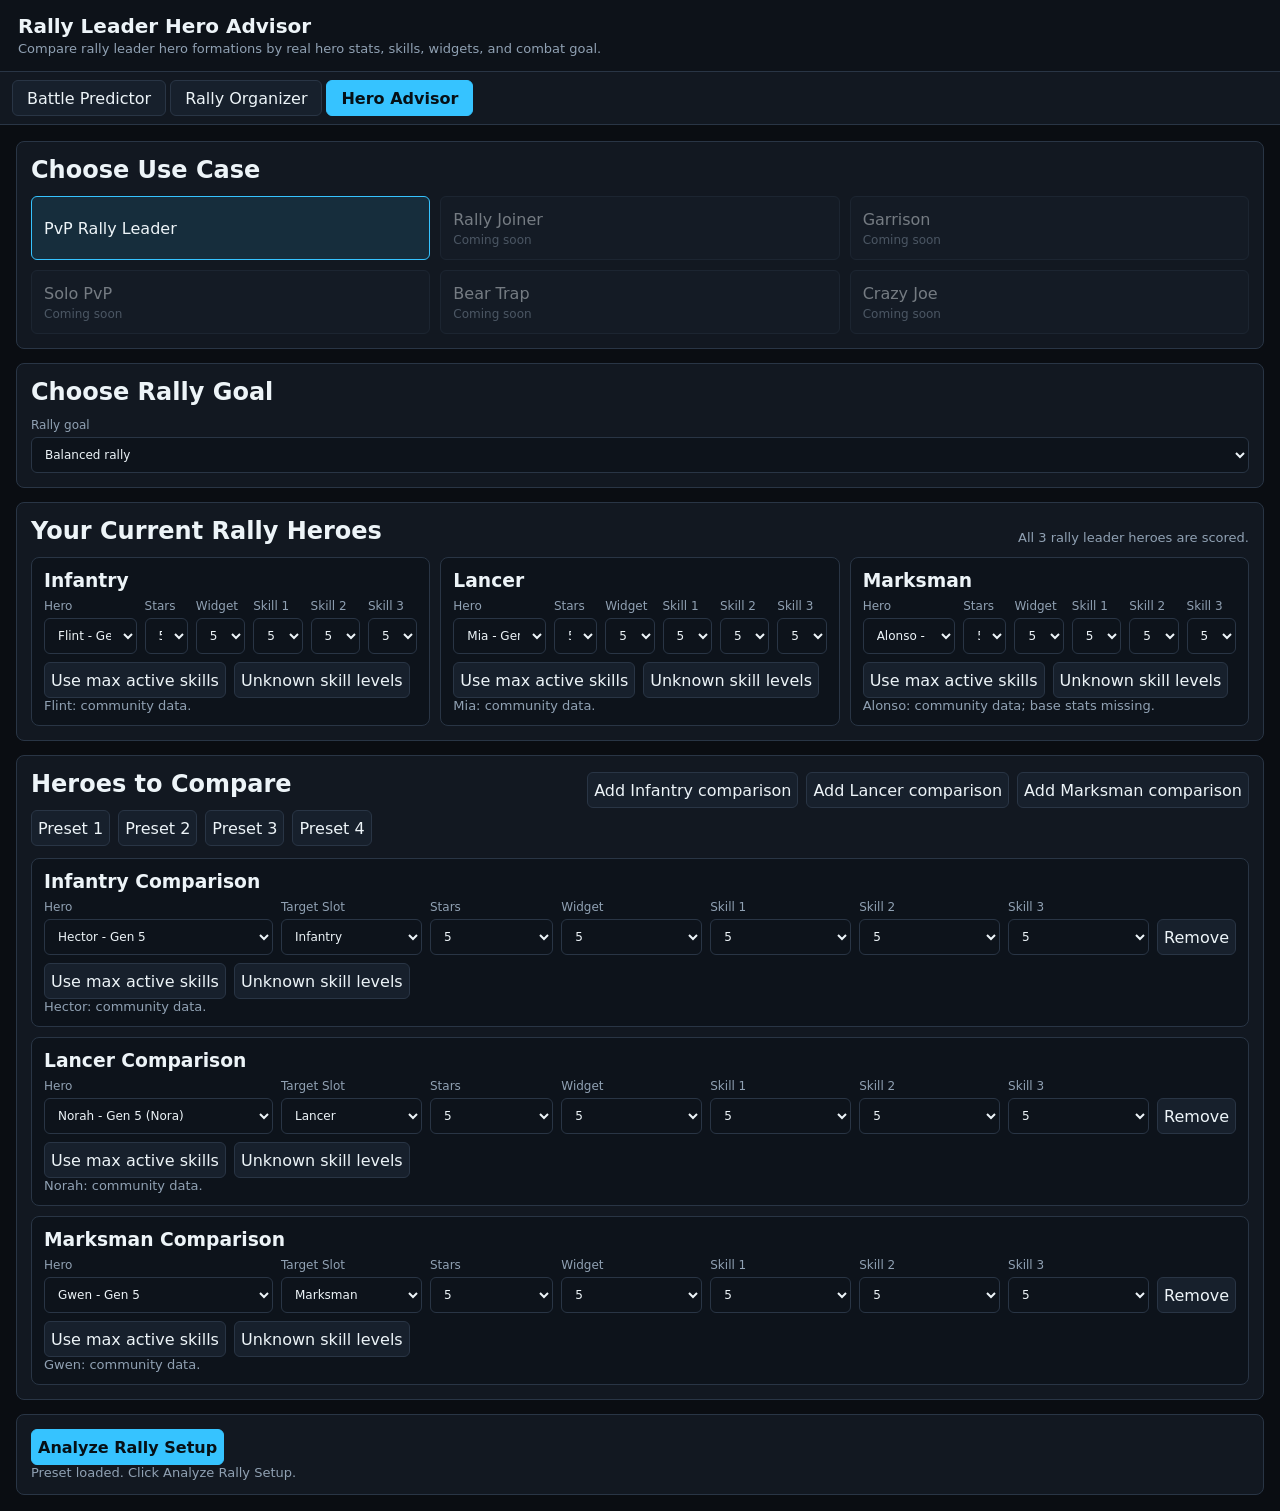
<file: frontend/hero-advisor.html>
<!doctype html>
<html lang="en">
<head>
  <meta charset="utf-8" />
  <meta name="viewport" content="width=device-width, initial-scale=1" />
  <title>WOS Hero Advisor</title>
  <link rel="stylesheet" href="styles.css" />
  <link rel="stylesheet" href="hero-advisor.css" />
</head>
<body>
  <header class="topbar">
    <div>
      <strong>Rally Leader Hero Advisor</strong>
      <span>Compare rally leader hero formations by real hero stats, skills, widgets, and combat goal.</span>
    </div>
  </header>

  <nav class="tabs" aria-label="Main sections">
    <a class="tab link-tab" href="index.html">Battle Predictor</a>
    <a class="tab link-tab" href="rally-organizer.html">Rally Organizer</a>
    <button class="tab active">Hero Advisor</button>
  </nav>

  <main class="advisor-shell">
    <section class="advisor-section">
      <h2>Choose Use Case</h2>
      <div class="mode-grid">
        <button class="mode-card active" data-mode="rallyLeader">PvP Rally Leader</button>
        <button class="mode-card" disabled>Rally Joiner <span>Coming soon</span></button>
        <button class="mode-card" disabled>Garrison <span>Coming soon</span></button>
        <button class="mode-card" disabled>Solo PvP <span>Coming soon</span></button>
        <button class="mode-card" disabled>Bear Trap <span>Coming soon</span></button>
        <button class="mode-card" disabled>Crazy Joe <span>Coming soon</span></button>
      </div>
    </section>

    <section class="advisor-section">
      <h2>Choose Rally Goal</h2>
      <label>Rally goal
        <select id="rally-goal"></select>
      </label>
    </section>

    <section class="advisor-section">
      <div class="section-head">
        <h2>Your Current Rally Heroes</h2>
        <span class="hint">All 3 rally leader heroes are scored.</span>
      </div>
      <div id="current-heroes" class="advisor-grid"></div>
    </section>

    <section class="advisor-section">
      <div class="section-head">
        <h2>Heroes to Compare</h2>
        <div class="action-row">
          <button data-add-comparison="infantry" type="button">Add Infantry comparison</button>
          <button data-add-comparison="lancer" type="button">Add Lancer comparison</button>
          <button data-add-comparison="marksman" type="button">Add Marksman comparison</button>
        </div>
      </div>
      <div class="preset-buttons">
        <button data-preset="1">Preset 1</button>
        <button data-preset="2">Preset 2</button>
        <button data-preset="3">Preset 3</button>
        <button data-preset="4">Preset 4</button>
      </div>
      <div id="comparison-heroes" class="comparison-list"></div>
    </section>

    <section class="advisor-section">
      <button id="analyze-setup" type="button" class="primary">Analyze Rally Setup</button>
      <div id="advisor-output" class="empty">Select heroes or use a preset, then analyze the setup.</div>
    </section>
  </main>

  <script src="src/data/heroDatabase.js"></script>
  <script src="src/formationProfileCalculator.js"></script>
  <script src="src/heroAdvisorRules.js"></script>
  <script src="heroAdvisor.js"></script>
</body>
</html>
</file>
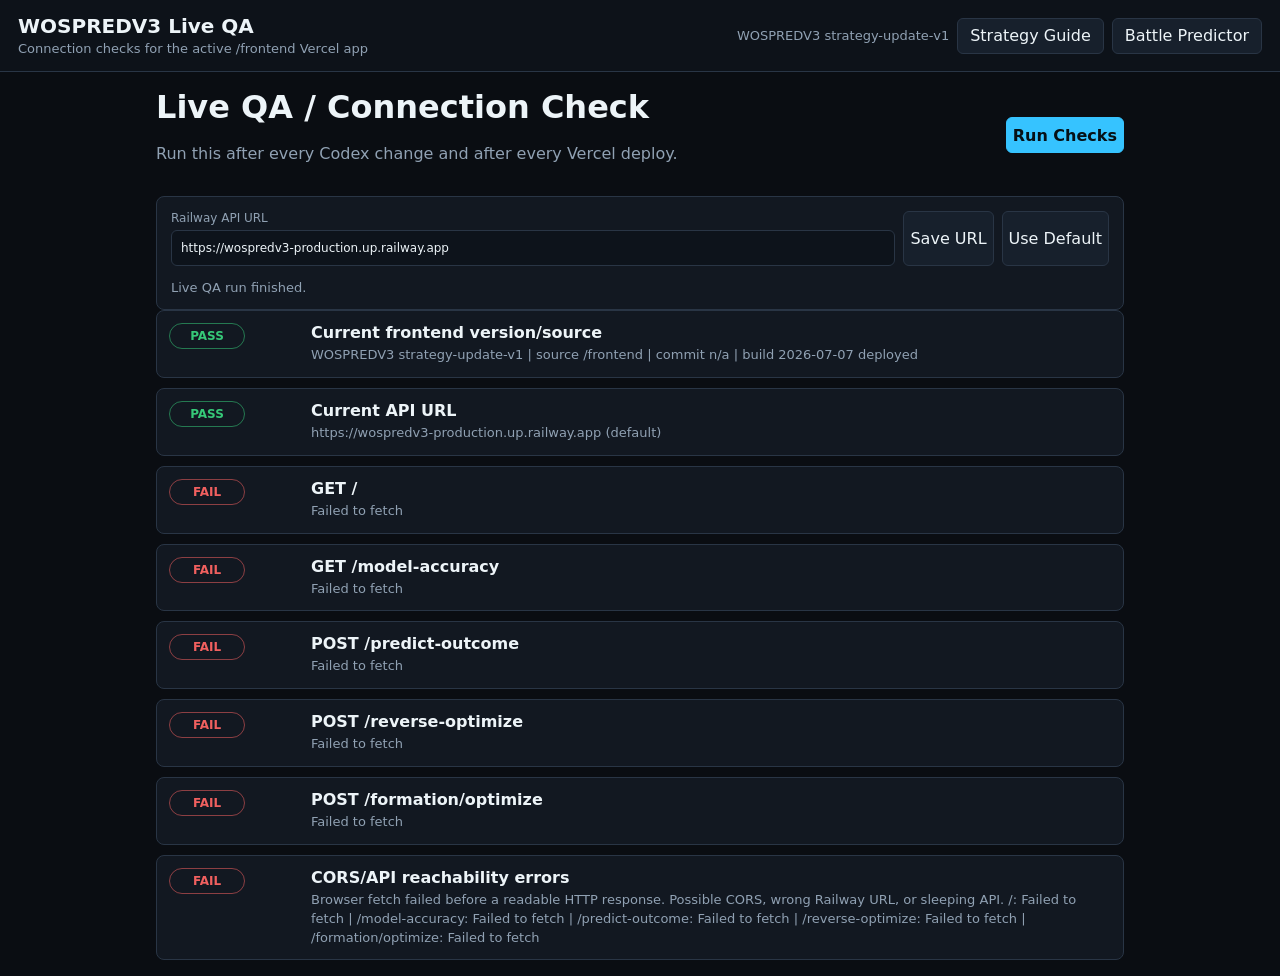
<file: frontend/qa.html>
<!doctype html>
<html lang="en">
<head>
  <meta charset="utf-8" />
  <meta name="viewport" content="width=device-width, initial-scale=1" />
  <title>WOSPREDV3 Live QA</title>
  <link rel="stylesheet" href="styles.css" />
</head>
<body>
  <header class="topbar">
    <div>
      <strong>WOSPREDV3 Live QA</strong>
      <span>Connection checks for the active /frontend Vercel app</span>
    </div>
    <div class="topbar-actions">
      <span id="qa-version" class="version-label">WOSPREDV3 strategy-update-v1</span>
      <a class="qa-link" href="strategy-guide.html">Strategy Guide</a>
      <a class="qa-link" href="index.html">Battle Predictor</a>
    </div>
  </header>

  <main class="qa-shell">
    <div class="qa-header">
      <div>
        <h1>Live QA / Connection Check</h1>
        <p>Run this after every Codex change and after every Vercel deploy.</p>
      </div>
      <button id="run-checks" class="primary" type="button">Run Checks</button>
    </div>

    <section class="panel">
      <div class="qa-controls">
        <label>Railway API URL
          <input id="qa-api-url" type="url" />
        </label>
        <button id="save-qa-api-url" type="button">Save URL</button>
        <button id="reset-qa-api-url" type="button">Use Default</button>
      </div>
      <div id="qa-summary" class="hint"></div>
    </section>

    <section id="qa-results" class="qa-grid" aria-live="polite">
      <article class="qa-check" data-check="frontend">
        <span class="qa-status">WAIT</span>
        <div>
          <div class="qa-title">Current frontend version/source</div>
          <div class="qa-detail">Not run yet.</div>
        </div>
      </article>
      <article class="qa-check" data-check="api-url">
        <span class="qa-status">WAIT</span>
        <div>
          <div class="qa-title">Current API URL</div>
          <div class="qa-detail">Not run yet.</div>
        </div>
      </article>
      <article class="qa-check" data-check="root">
        <span class="qa-status">WAIT</span>
        <div>
          <div class="qa-title">GET /</div>
          <div class="qa-detail">Not run yet.</div>
        </div>
      </article>
      <article class="qa-check" data-check="accuracy">
        <span class="qa-status">WAIT</span>
        <div>
          <div class="qa-title">GET /model-accuracy</div>
          <div class="qa-detail">Not run yet.</div>
        </div>
      </article>
      <article class="qa-check" data-check="predict">
        <span class="qa-status">WAIT</span>
        <div>
          <div class="qa-title">POST /predict-outcome</div>
          <div class="qa-detail">Not run yet.</div>
        </div>
      </article>
      <article class="qa-check" data-check="reverse">
        <span class="qa-status">WAIT</span>
        <div>
          <div class="qa-title">POST /reverse-optimize</div>
          <div class="qa-detail">Not run yet.</div>
        </div>
      </article>
      <article class="qa-check" data-check="formation">
        <span class="qa-status">WAIT</span>
        <div>
          <div class="qa-title">POST /formation/optimize</div>
          <div class="qa-detail">Not run yet.</div>
        </div>
      </article>
      <article class="qa-check" data-check="cors">
        <span class="qa-status">WAIT</span>
        <div>
          <div class="qa-title">CORS/API reachability errors</div>
          <div class="qa-detail">Not run yet.</div>
        </div>
      </article>
    </section>
  </main>

  <script src="config.js"></script>
  <script>
    const networkFailures = [];

    const sampleStats = {
      attack_pct: 150,
      defense_pct: 120,
      health_pct: 180,
      lethality_pct: 80,
    };

    function sampleArmy(name, troopCount) {
      return {
        name,
        infantry: { ...sampleStats },
        lancer: { ...sampleStats },
        marksman: { ...sampleStats },
        formation: { infantry: 0.5, lancer: 0.2, marksman: 0.3 },
        troop_count: troopCount,
        heroes: [
          { id: 'flint', name: 'Flint', type: 'infantry', stars: 5, widget_level: 5 },
          { id: 'philly', name: 'Philly', type: 'lancer', stars: 5, widget_level: 5 },
          { id: 'alonso', name: 'Alonso', type: 'marksman', stars: 5, widget_level: 5 },
        ],
      };
    }

    function apiBase() {
      return String(window.WOS_API_URL || window.WOS_DEFAULT_API_URL || '').replace(/\/$/, '');
    }

    function normalizeUrl(value) {
      return String(value || '').trim().replace(/\/+$/, '');
    }

    function setCheck(id, status, detail) {
      const row = document.querySelector(`[data-check="${id}"]`);
      const pill = row.querySelector('.qa-status');
      const body = row.querySelector('.qa-detail');
      pill.className = `qa-status ${status}`;
      pill.textContent = status === 'pass' ? 'PASS' : status === 'fail' ? 'FAIL' : 'RUN';
      body.textContent = detail;
    }

    function endpoint(path) {
      return `${apiBase()}${path}`;
    }

    async function fetchJson(path, options = {}) {
      const startedAt = Date.now();
      const res = await fetch(endpoint(path), options);
      const text = await res.text();
      let data = {};
      try {
        data = text ? JSON.parse(text) : {};
      } catch {
        data = { raw: text };
      }
      if (!res.ok) {
        throw new Error(`HTTP ${res.status}: ${JSON.stringify(data).slice(0, 240)}`);
      }
      return { data, ms: Date.now() - startedAt };
    }

    function jsonOptions(body) {
      return {
        method: 'POST',
        headers: { 'Content-Type': 'application/json' },
        body: JSON.stringify(body),
      };
    }

    function recordNetworkFailure(path, err) {
      if (err instanceof TypeError || /Failed to fetch|NetworkError|CORS/i.test(String(err.message))) {
        networkFailures.push(`${path}: ${err.message || err}`);
      }
    }

    async function runEndpointCheck(id, path, options, validate, successText) {
      setCheck(id, 'running', `Calling ${endpoint(path)} ...`);
      try {
        const { data, ms } = await fetchJson(path, options);
        if (!validate(data)) {
          throw new Error(`Response did not include the expected fields: ${JSON.stringify(data).slice(0, 240)}`);
        }
        setCheck(id, 'pass', `${successText} (${ms} ms)`);
      } catch (err) {
        recordNetworkFailure(path, err);
        setCheck(id, 'fail', err.message || String(err));
      }
    }

    async function runChecks() {
      networkFailures.length = 0;
      document.getElementById('qa-summary').textContent = `Checking ${apiBase()} from ${window.location.origin || 'local file'} ...`;

      const version = window.WOS_APP_VERSION || {};
      document.getElementById('qa-version').textContent = `${version.label || 'WOSPREDV3 strategy-update-v1'}${version.commit ? ` (${version.commit})` : ''}`;
        if (version.source === '/frontend' && /strategy-update-v1/.test(version.label || '')) {
        setCheck('frontend', 'pass', `${version.label} | source ${version.source} | commit ${version.commit || 'n/a'} | build ${version.buildTime || 'n/a'}`);
      } else {
        setCheck('frontend', 'fail', `Unexpected frontend metadata: ${JSON.stringify(version)}`);
      }

      try {
        const parsed = new URL(apiBase());
        const override = localStorage.getItem(window.WOS_API_STORAGE_KEY || 'wos_api_url');
        setCheck('api-url', 'pass', `${parsed.href.replace(/\/$/, '')}${override ? ' (browser override)' : ' (default)'}`);
      } catch {
        setCheck('api-url', 'fail', `Invalid API URL: ${apiBase()}`);
      }

      const attacker = sampleArmy('QA Own', 150000);
      const defender = sampleArmy('QA Enemy', 90000);
      const battlePayload = { attacker, defender, max_rounds: 12, simulation_mode: 'expected_value' };
      const optimizerPayload = { own_army: attacker, enemy_army: defender, max_rounds: 12 };

      await runEndpointCheck(
        'root',
        '/',
        {},
        (data) => data && data.service && data.endpoints,
        'API root returned service metadata'
      );
      await runEndpointCheck(
        'accuracy',
        '/model-accuracy',
        {},
        (data) => data && ('reports_used' in data || 'note' in data),
        'Model accuracy endpoint returned status'
      );
      await runEndpointCheck(
        'predict',
        '/predict-outcome',
        jsonOptions(battlePayload),
        (data) => data && typeof data.win_probability === 'number' && data.winner,
        'Prediction endpoint accepted the QA payload'
      );
      await runEndpointCheck(
        'reverse',
        '/reverse-optimize',
        jsonOptions({ ...optimizerPayload, target_win_probability: 0.51 }),
        (data) => data && typeof data.current_win_probability === 'number',
        'Reverse optimizer accepted the QA payload'
      );
      await runEndpointCheck(
        'formation',
        '/formation/optimize',
        jsonOptions(optimizerPayload),
        (data) => data && data.best_formation && Array.isArray(data.all_results),
        'Formation optimizer accepted the QA payload'
      );

      if (networkFailures.length) {
        setCheck('cors', 'fail', `Browser fetch failed before a readable HTTP response. Possible CORS, wrong Railway URL, or sleeping API. ${networkFailures.join(' | ')}`);
      } else {
        setCheck('cors', 'pass', 'No browser-level CORS or network reachability errors were detected during these checks.');
      }
      document.getElementById('qa-summary').textContent = 'Live QA run finished.';
    }

    function saveApiUrl() {
      const nextUrl = normalizeUrl(document.getElementById('qa-api-url').value);
      if (!/^https?:\/\//i.test(nextUrl)) {
        document.getElementById('qa-summary').textContent = 'Enter a full URL that starts with http:// or https://.';
        return;
      }
      localStorage.setItem(window.WOS_API_STORAGE_KEY || 'wos_api_url', nextUrl);
      window.WOS_API_URL = nextUrl;
      window.WOS_CONFIG = { ...(window.WOS_CONFIG || {}), apiUrl: nextUrl };
      document.getElementById('qa-summary').textContent = `Saved API URL: ${nextUrl}`;
    }

    function resetApiUrl() {
      localStorage.removeItem(window.WOS_API_STORAGE_KEY || 'wos_api_url');
      window.WOS_API_URL = window.WOS_DEFAULT_API_URL;
      document.getElementById('qa-api-url').value = window.WOS_API_URL;
      document.getElementById('qa-summary').textContent = `Using default API URL: ${window.WOS_API_URL}`;
    }

    document.addEventListener('DOMContentLoaded', () => {
      document.getElementById('qa-api-url').value = apiBase();
      document.getElementById('run-checks').addEventListener('click', runChecks);
      document.getElementById('save-qa-api-url').addEventListener('click', saveApiUrl);
      document.getElementById('reset-qa-api-url').addEventListener('click', resetApiUrl);
      runChecks();
    });
  </script>
</body>
</html>
</file>
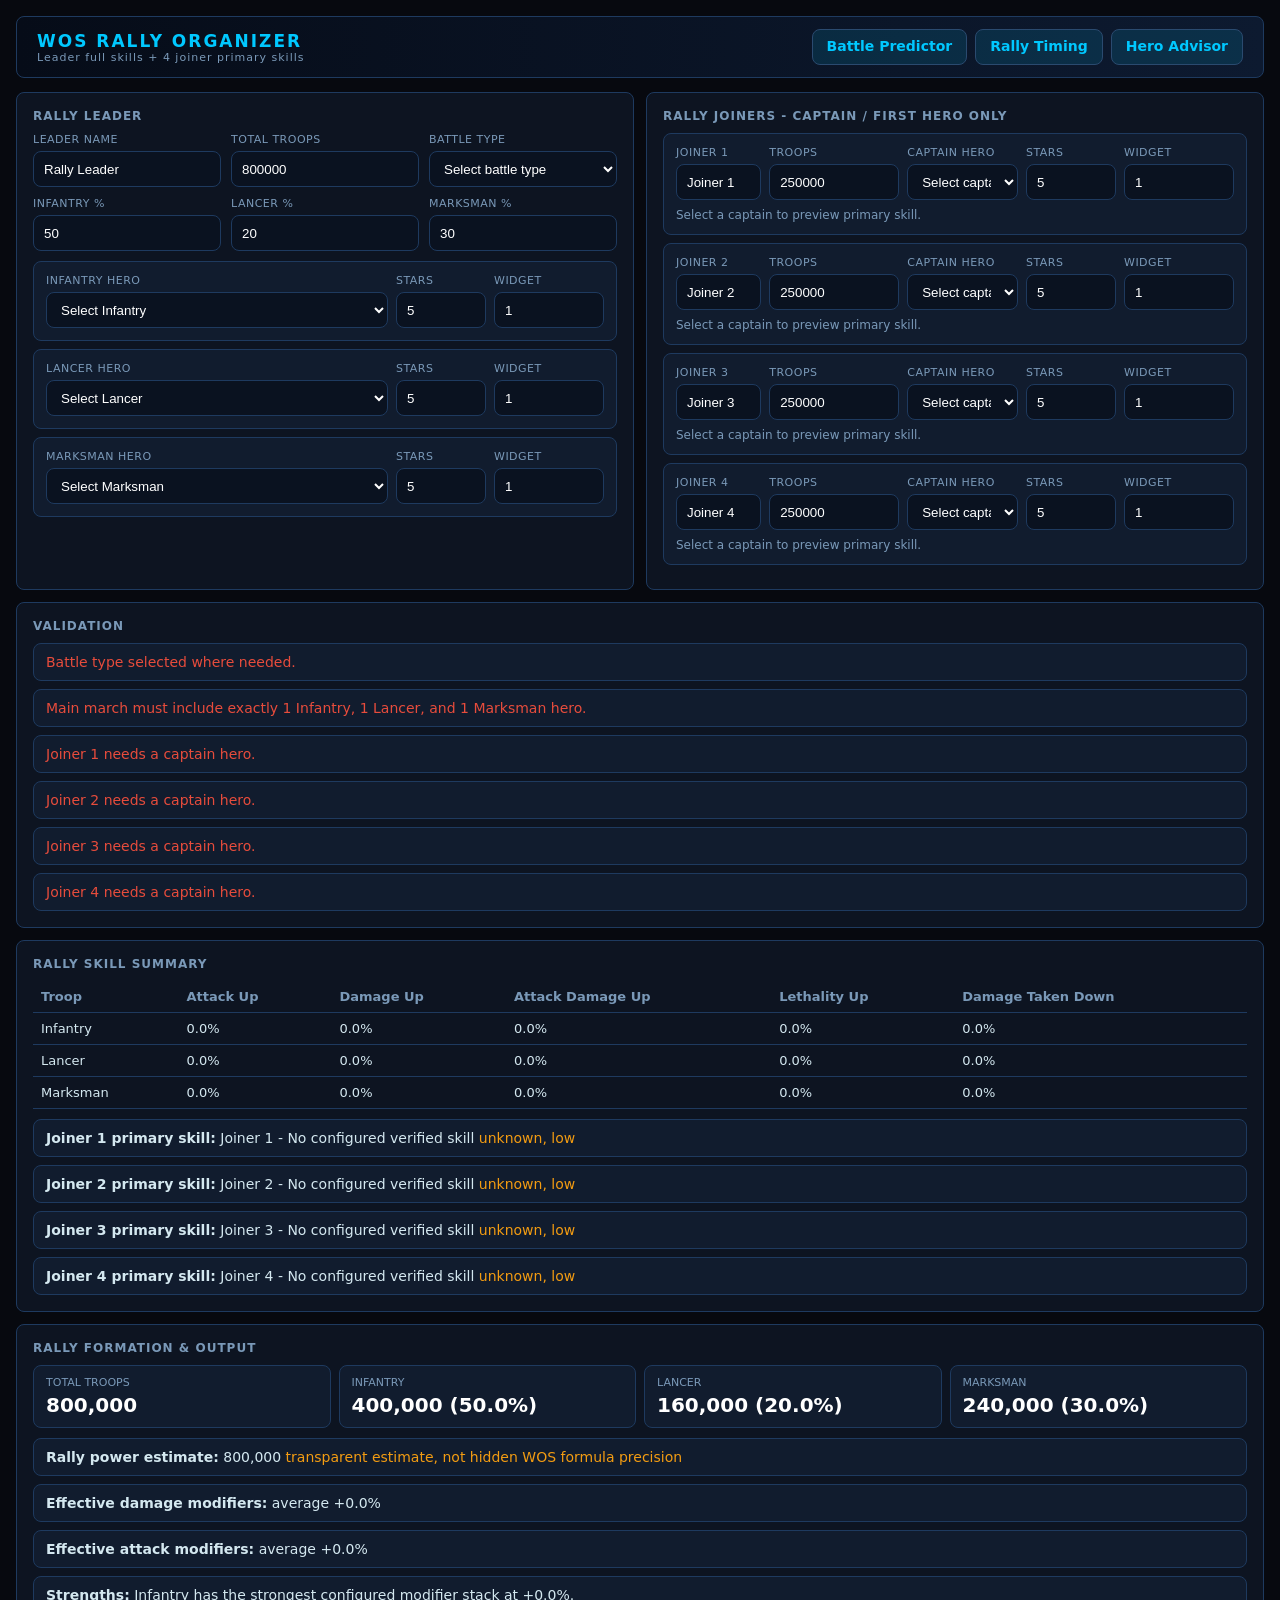
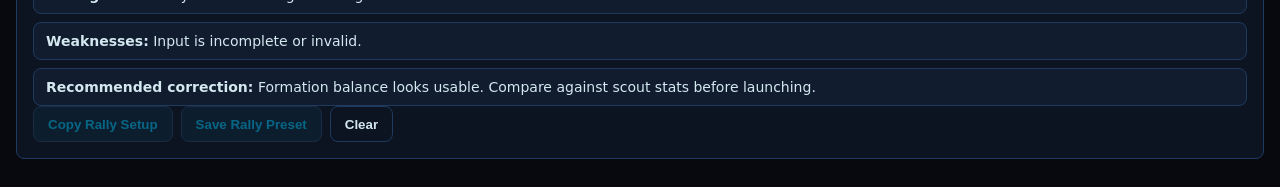
<file: frontend/rally-organizer.html>
<!doctype html>
<html lang="en" data-theme="dark">
<head>
  <meta charset="utf-8" />
  <meta name="viewport" content="width=device-width, initial-scale=1" />
  <title>WOS Rally Organizer</title>
  <style>
    :root {
      --bg:#07090f; --surface:#0d1421; --card:#111c2e; --input-bg:#0a1220;
      --border:#1e3a5f; --border-hi:#2a4a6f; --ice:#00c8ff; --win:#2ecc71;
      --loss:#e74c3c; --warn:#f39c12; --txt:#d4e8f0; --txt-dim:#7a99b8;
      --txt-hi:#fff; --radius:8px; --shadow:0 8px 32px rgba(0,0,0,.6);
    }
    * { box-sizing:border-box; }
    body { margin:0; min-height:100vh; padding:16px; background:var(--bg); color:var(--txt); font-family:"Segoe UI",system-ui,sans-serif; font-size:14px; }
    .app-header { display:flex; justify-content:space-between; gap:12px; align-items:center; background:linear-gradient(90deg,#060c18,#0d1a30); border:1px solid var(--border); border-radius:var(--radius); padding:12px 20px; margin-bottom:14px; }
    .logo-title { font-size:17px; font-weight:800; color:var(--ice); letter-spacing:2px; }
    .logo-sub { display:block; font-size:11px; color:var(--txt-dim); letter-spacing:1px; }
    .nav-links,.actions,.button-row { display:flex; flex-wrap:wrap; gap:8px; align-items:center; }
    .nav-links a,button { min-height:36px; padding:8px 14px; border-radius:var(--radius); border:1px solid var(--border-hi); background:rgba(0,200,255,.12); color:var(--ice); font-weight:700; text-decoration:none; cursor:pointer; }
    button.secondary { background:transparent; color:var(--txt); border-color:var(--border); }
    button:disabled { opacity:.45; cursor:not-allowed; }
    input,select { width:100%; min-height:36px; padding:8px 10px; background:var(--input-bg); border:1px solid var(--border); border-radius:var(--radius); color:var(--txt-hi); }
    label { display:grid; gap:5px; color:var(--txt-dim); font-size:11px; text-transform:uppercase; letter-spacing:.5px; }
    .grid { display:grid; grid-template-columns:1fr 1fr; gap:12px; }
    .card { background:var(--surface); border:1px solid var(--border); border-radius:var(--radius); padding:16px; margin-bottom:12px; }
    .section-title { color:var(--txt-dim); font-size:12px; font-weight:800; letter-spacing:1px; margin-bottom:10px; text-transform:uppercase; }
    .field-grid { display:grid; grid-template-columns:repeat(3,minmax(0,1fr)); gap:10px; }
    .hero-grid { display:grid; gap:8px; margin-top:10px; }
    .hero-row,.joiner-card { display:grid; gap:8px; padding:12px; background:var(--card); border:1px solid var(--border); border-radius:var(--radius); }
    .hero-row { grid-template-columns:1fr 90px 110px; }
    .joiner-card { grid-template-columns:1fr 130px 1.3fr 90px 110px; margin-bottom:8px; }
    .joiner-skill { grid-column:1 / -1; color:var(--txt-dim); font-size:12px; }
    .output-grid { display:grid; grid-template-columns:repeat(4,minmax(0,1fr)); gap:8px; }
    .metric,.list-item { background:var(--card); border:1px solid var(--border); border-radius:var(--radius); padding:10px 12px; }
    .metric span { display:block; color:var(--txt-dim); font-size:11px; text-transform:uppercase; }
    .metric strong { display:block; margin-top:4px; color:var(--txt-hi); font-size:20px; }
    .list { display:grid; gap:8px; margin-top:10px; }
    .table-wrap { overflow-x:auto; }
    table { width:100%; min-width:720px; border-collapse:collapse; }
    th,td { padding:8px; border-bottom:1px solid var(--border); text-align:left; font-size:13px; }
    th { color:var(--txt-dim); font-weight:700; }
    .warn { color:var(--warn); } .good { color:var(--win); } .bad { color:var(--loss); }
    .toast { position:fixed; left:50%; bottom:24px; transform:translateX(-50%); display:none; padding:10px 20px; border-radius:20px; background:var(--win); color:#07100b; font-weight:800; box-shadow:var(--shadow); }
    @media (max-width:980px) { .grid,.field-grid,.hero-row,.joiner-card,.output-grid { grid-template-columns:1fr; } .app-header { align-items:flex-start; flex-direction:column; } }
  </style>
</head>
<body>
  <header class="app-header">
    <div>
      <div class="logo-title">WOS RALLY ORGANIZER</div>
      <span class="logo-sub">Leader full skills + 4 joiner primary skills</span>
    </div>
    <nav class="nav-links">
      <a href="index.html">Battle Predictor</a>
      <a href="rally.html">Rally Timing</a>
      <a href="hero-advisor.html">Hero Advisor</a>
    </nav>
  </header>

  <main>
    <div class="grid">
      <section class="card">
        <div class="section-title">Rally Leader</div>
        <div class="field-grid">
          <label>Leader Name<input id="leader-name" value="Rally Leader" /></label>
          <label>Total Troops<input id="leader-troops" type="number" min="1" value="800000" /></label>
          <label>Battle Type<select id="rally-type"><option value="">Select battle type</option><option value="rally_attack">Rally attack</option><option value="garrison">Garrison</option><option value="bear">Bear / Beast</option></select></label>
        </div>
        <div class="field-grid" style="margin-top:10px">
          <label>Infantry %<input id="leader-form-infantry" type="number" min="0" max="100" value="50" /></label>
          <label>Lancer %<input id="leader-form-lancer" type="number" min="0" max="100" value="20" /></label>
          <label>Marksman %<input id="leader-form-marksman" type="number" min="0" max="100" value="30" /></label>
        </div>
        <div id="leader-heroes" class="hero-grid"></div>
      </section>

      <section class="card">
        <div class="section-title">Rally Joiners - Captain / First Hero Only</div>
        <div id="joiners"></div>
      </section>
    </div>

    <section class="card">
      <div class="section-title">Validation</div>
      <div id="validation" class="list"></div>
    </section>

    <section class="card">
      <div class="section-title">Rally Skill Summary</div>
      <div id="skill-output"></div>
    </section>

    <section class="card">
      <div class="section-title">Rally Formation & Output</div>
      <div id="output"></div>
      <div class="actions">
        <button id="copy-plan">Copy Rally Setup</button>
        <button id="save-preset">Save Rally Preset</button>
        <button id="clear-plan" class="secondary">Clear</button>
      </div>
    </section>
  </main>

  <div id="toast" class="toast"></div>

  <script>
  'use strict';

  const troops = ['infantry', 'lancer', 'marksman'];
  const effects = ['attack_up', 'damage_up', 'attack_damage_up', 'lethality_up', 'defense_up', 'health_up', 'damage_taken_down'];
  const heroes = [
    hero('natalia','Natalia','infantry',1,[],true),
    hero('jeronimo','Jeronimo','infantry',1,[skill(1,'Primary Expedition Skill','damage_up',25,'all_troops')],true),
    hero('molly','Molly','lancer',1,[]),
    hero('zinman','Zinman','marksman',1,[]),
    hero('flint','Flint','infantry',2,[skill(1,'Primary Expedition Skill','damage_up',100,'infantry')],true),
    hero('philly','Philly','lancer',2,[skill(1,'Primary Expedition Skill','attack_up',15,'all_troops')]),
    hero('alonso','Alonso','marksman',2,[],true),
    hero('logan','Logan','infantry',3,[],true),
    hero('mia','Mia','lancer',3,[],true),
    hero('greg','Greg','marksman',3,[],true),
    hero('jessie','Jessie','unknown',null,[skill(1,'Primary Expedition Skill','damage_up',25,'all_troops')]),
    hero('jasser','Jasser','unknown',null,[skill(1,'Primary Expedition Skill','damage_up',25,'all_troops')]),
    hero('seo-yoon','Seo-Yoon','unknown',null,[skill(1,'Primary Expedition Skill','damage_up',25,'all_troops','Corrected from old +50% attack-only model.')]),
    hero('ahmose','Ahmose','infantry',4,[],true),
    hero('reina','Reina','lancer',4,[skill(1,'Primary Expedition Skill','attack_damage_up',30,'all_troops')]),
    hero('lynn','Lynn','marksman',4,[],true),
    hero('hector','Hector','infantry',5,[],true),
    hero('norah','Norah','lancer',5,[],true),
    hero('gwen','Gwen','marksman',5,[],true),
  ];
  let lastPlan = '';

  const $ = (id) => document.getElementById(id);
  const num = (id) => Number($(id).value || 0);
  const fmt = (value) => Math.round(Number(value || 0)).toLocaleString();
  const label = (value) => value ? value.charAt(0).toUpperCase() + value.slice(1).replace(/_/g, ' ') : 'Unknown';
  function hero(id,name,type,generation,expeditionSkills,widgetSupported=false) {
    return { id, name, hero_type:type, type, generation, expedition_skills:expeditionSkills, widget:{ supported:widgetSupported, effect_type:null, value_pct_by_level:null, target_scope:null, notes:widgetSupported ? 'Widget supported; exact per-level values pending verification.' : 'No configured widget support.' } };
  }
  function skill(slot,name,effectType,valuePct,targetScope,notes='User-provided 4-star / level-5 primary expedition skill reference.') {
    return { slot, name, effect_type:effectType, value_pct:valuePct, target_scope:targetScope, applies_to:'both', source:'user_provided', confidence:'medium', notes };
  }
  function emptyModifiers() {
    return Object.fromEntries(troops.map((troop) => [troop, Object.fromEntries(effects.map((effect) => [effect, 0]))]));
  }
  function options(type, placeholder) {
    return [`<option value="">${placeholder}</option>`]
      .concat(heroes.filter((h) => !type || h.hero_type === type).map((h) => `<option value="${h.id}">${h.name} - ${label(h.hero_type)}${h.generation ? ` Gen ${h.generation}` : ''}</option>`))
      .join('');
  }
  function readHero(id) { return heroes.find((item) => item.id === id); }
  function primarySkill(heroData) { return (heroData?.expedition_skills || []).slice().sort((a,b) => a.slot - b.slot)[0] || null; }
  function skillText(heroData) {
    const primary = primarySkill(heroData);
    if (!heroData) return 'Select a captain to preview primary skill.';
    if (!primary) return `${heroData.name}: no verified primary skill value configured.`;
    return `${heroData.name}: +${primary.value_pct}% ${label(primary.effect_type)} to ${label(primary.target_scope)} (${primary.source}, ${primary.confidence})`;
  }
  function buildLeaderHeroes() {
    $('leader-heroes').innerHTML = troops.map((type) => `
      <div class="hero-row">
        <label>${label(type)} Hero<select id="leader-hero-${type}">${options(type, `Select ${label(type)}`)}</select></label>
        <label>Stars<input id="leader-stars-${type}" type="number" min="1" max="5" value="5" /></label>
        <label>Widget<input id="leader-widget-${type}" type="number" min="1" max="10" value="1" /></label>
      </div>`).join('');
  }
  function buildJoiners() {
    $('joiners').innerHTML = Array.from({ length:4 }, (_, i) => {
      const n = i + 1;
      return `
        <div class="joiner-card">
          <label>Joiner ${n}<input id="joiner-${n}-name" value="Joiner ${n}" /></label>
          <label>Troops<input id="joiner-${n}-troops" type="number" min="1" value="250000" /></label>
          <label>Captain Hero<select id="joiner-${n}-hero">${options('', 'Select captain')}</select></label>
          <label>Stars<input id="joiner-${n}-stars" type="number" min="1" max="5" value="5" /></label>
          <label>Widget<input id="joiner-${n}-widget" type="number" min="1" max="10" value="1" /></label>
          <div id="joiner-${n}-skill" class="joiner-skill">Select a captain to preview primary skill.</div>
        </div>`;
    }).join('');
  }
  function readLeaderHeroes() {
    return troops.map((type) => {
      const heroData = readHero($(`leader-hero-${type}`).value);
      return heroData ? { ...heroData, stars:num(`leader-stars-${type}`), widget_level:num(`leader-widget-${type}`) } : null;
    }).filter(Boolean);
  }
  function readJoiners() {
    return Array.from({ length:4 }, (_, i) => {
      const n = i + 1;
      const heroData = readHero($(`joiner-${n}-hero`).value);
      return { name:$(`joiner-${n}-name`).value.trim() || `Joiner ${n}`, troops:num(`joiner-${n}-troops`), captain:heroData ? { ...heroData, stars:num(`joiner-${n}-stars`), widget_level:num(`joiner-${n}-widget`) } : null };
    });
  }
  function validateMainMarch(leaderHeroes) {
    const errors = [];
    const ids = leaderHeroes.map((h) => h.id);
    const types = leaderHeroes.map((h) => h.hero_type);
    if (leaderHeroes.length !== 3 || !troops.every((type) => types.includes(type))) errors.push('Main march must include exactly 1 Infantry, 1 Lancer, and 1 Marksman hero.');
    if (new Set(ids).size !== ids.length) errors.push('Duplicate hero ID selected.');
    if (new Set(types).size !== types.length) errors.push('Duplicate hero type selected.');
    return errors;
  }
  function validate() {
    const leaderHeroes = readLeaderHeroes();
    const joiners = readJoiners();
    const errors = [];
    if (!$('rally-type').value) errors.push('Battle type selected where needed.');
    if (num('leader-troops') <= 0) errors.push('Troop count > 0.');
    if (num('leader-form-infantry') + num('leader-form-lancer') + num('leader-form-marksman') !== 100) errors.push('Formation total must equal 100%.');
    errors.push(...validateMainMarch(leaderHeroes));
    leaderHeroes.forEach((h) => { if (h.widget_level <= 0) errors.push('Widget level cannot be 0.'); });
    joiners.forEach((joiner, index) => {
      if (joiner.troops <= 0) errors.push(`Joiner ${index + 1} troop count must be greater than 0.`);
      if (!joiner.captain) errors.push(`Joiner ${index + 1} needs a captain hero.`);
      if (joiner.captain?.widget_level <= 0) errors.push('Widget level cannot be 0.');
    });
    $('validation').innerHTML = errors.length ? errors.map((err) => `<div class="list-item bad">${err}</div>`).join('') : '<div class="list-item good">Rally setup is complete.</div>';
    $('copy-plan').disabled = errors.length > 0;
    $('save-preset').disabled = errors.length > 0;
    return errors;
  }
  function applySkill(modifiers, skillData) {
    if (!skillData || !effects.includes(skillData.effect_type)) return;
    const targets = skillData.target_scope === 'all_troops' ? troops : [skillData.target_scope];
    targets.forEach((troop) => { if (modifiers[troop]) modifiers[troop][skillData.effect_type] += skillData.value_pct / 100; });
  }
  function skillBreakdown(heroData, skillData, source) {
    return { hero:heroData.name, source, skill:skillData ? `${label(skillData.effect_type)} +${skillData.value_pct}% to ${label(skillData.target_scope)}` : 'No configured verified skill', dataSource:skillData?.source || 'unknown', confidence:skillData?.confidence || 'low' };
  }
  function calculateSkills(leaderHeroes, joiners) {
    const modifiers = emptyModifiers();
    const breakdown = [];
    leaderHeroes.forEach((heroData) => {
      (heroData.expedition_skills || []).forEach((skillData) => { applySkill(modifiers, skillData); breakdown.push(skillBreakdown(heroData, skillData, 'Leader full skill')); });
      if (!(heroData.expedition_skills || []).length) breakdown.push(skillBreakdown(heroData, null, 'Leader full skill'));
    });
    joiners.slice(0, 4).forEach((joiner, index) => {
      const primary = primarySkill(joiner.captain);
      applySkill(modifiers, primary);
      breakdown.push(skillBreakdown(joiner.captain || { name:`Joiner ${index + 1}` }, primary, `Joiner ${index + 1} primary skill`));
    });
    return { modifiers, breakdown };
  }
  function formationTotals(joiners) {
    const leaderTroops = num('leader-troops');
    const totals = {
      infantry: leaderTroops * num('leader-form-infantry') / 100,
      lancer: leaderTroops * num('leader-form-lancer') / 100,
      marksman: leaderTroops * num('leader-form-marksman') / 100,
    };
    joiners.forEach((joiner) => { const type = joiner.captain?.hero_type; if (troops.includes(type)) totals[type] += joiner.troops; });
    totals.total = totals.infantry + totals.lancer + totals.marksman;
    return totals;
  }
  function renderSkillSummary(skillResult) {
    $('skill-output').innerHTML = `
      <div class="table-wrap"><table>
        <thead><tr><th>Troop</th><th>Attack Up</th><th>Damage Up</th><th>Attack Damage Up</th><th>Lethality Up</th><th>Damage Taken Down</th></tr></thead>
        <tbody>${troops.map((troop) => `<tr><td>${label(troop)}</td><td>${pct(skillResult.modifiers[troop].attack_up)}</td><td>${pct(skillResult.modifiers[troop].damage_up)}</td><td>${pct(skillResult.modifiers[troop].attack_damage_up)}</td><td>${pct(skillResult.modifiers[troop].lethality_up)}</td><td>${pct(skillResult.modifiers[troop].damage_taken_down)}</td></tr>`).join('')}</tbody>
      </table></div>
      <div class="list">${skillResult.breakdown.map((item) => `<div class="list-item"><strong>${item.source}:</strong> ${item.hero} - ${item.skill} <span class="warn">${item.dataSource}, ${item.confidence}</span></div>`).join('')}</div>`;
  }
  function render() {
    const leaderHeroes = readLeaderHeroes();
    const joiners = readJoiners();
    joiners.forEach((joiner, index) => { $(`joiner-${index + 1}-skill`).textContent = skillText(joiner.captain); });
    const errors = validate();
    const skillResult = calculateSkills(leaderHeroes, joiners);
    const totals = formationTotals(joiners);
    const infPct = totals.total ? totals.infantry / totals.total * 100 : 0;
    const lanPct = totals.total ? totals.lancer / totals.total * 100 : 0;
    const mrkPct = totals.total ? totals.marksman / totals.total * 100 : 0;
    const avgDamage = troops.reduce((sum, troop) => sum + skillResult.modifiers[troop].damage_up + skillResult.modifiers[troop].attack_damage_up, 0) / 3;
    const avgAttack = troops.reduce((sum, troop) => sum + skillResult.modifiers[troop].attack_up, 0) / 3;
    const power = totals.total * (1 + avgDamage + avgAttack * .35);
    const corrections = [];
    if (infPct < 40) corrections.push('Your rally is Infantry-light. Consider increasing Infantry share to improve frontline survival.');
    if (mrkPct > 45) corrections.push('Marksman share is high. Make sure Infantry can survive long enough for back row damage.');
    if (!corrections.length) corrections.push('Formation balance looks usable. Compare against scout stats before launching.');
    renderSkillSummary(skillResult);
    lastPlan = [
      `Rally Organizer - ${$('leader-name').value.trim() || 'Rally Leader'}`,
      `Battle type: ${$('rally-type').value || 'missing'}`,
      `Total troops: ${fmt(totals.total)}`,
      `Formation: Infantry ${infPct.toFixed(1)}%, Lancer ${lanPct.toFixed(1)}%, Marksman ${mrkPct.toFixed(1)}%`,
      `Leader heroes: ${leaderHeroes.map((h) => `${h.name} (${h.hero_type}, widget ${h.widget_level})`).join(', ')}`,
      `Joiner captains: ${joiners.map((j) => `${j.name}: ${j.captain ? j.captain.name : 'missing'} (${fmt(j.troops)} troops)`).join('; ')}`,
      `Average damage modifiers: ${(avgDamage * 100).toFixed(1)}%; average attack modifiers: ${(avgAttack * 100).toFixed(1)}%`,
      `Correction: ${corrections.join(' ')}`,
    ].join('\n');
    $('output').innerHTML = `
      <div class="output-grid">
        <div class="metric"><span>Total Troops</span><strong>${fmt(totals.total)}</strong></div>
        <div class="metric"><span>Infantry</span><strong>${fmt(totals.infantry)} (${infPct.toFixed(1)}%)</strong></div>
        <div class="metric"><span>Lancer</span><strong>${fmt(totals.lancer)} (${lanPct.toFixed(1)}%)</strong></div>
        <div class="metric"><span>Marksman</span><strong>${fmt(totals.marksman)} (${mrkPct.toFixed(1)}%)</strong></div>
      </div>
      <div class="list">
        <div class="list-item"><strong>Rally power estimate:</strong> ${fmt(power)} <span class="warn">transparent estimate, not hidden WOS formula precision</span></div>
        <div class="list-item"><strong>Effective damage modifiers:</strong> average +${(avgDamage * 100).toFixed(1)}%</div>
        <div class="list-item"><strong>Effective attack modifiers:</strong> average +${(avgAttack * 100).toFixed(1)}%</div>
        <div class="list-item"><strong>Strengths:</strong> ${topStrength(skillResult.modifiers)}</div>
        <div class="list-item"><strong>Weaknesses:</strong> ${errors.length ? 'Input is incomplete or invalid.' : weakestNote(skillResult.modifiers)}</div>
        <div class="list-item"><strong>Recommended correction:</strong> ${corrections.join(' ')}</div>
      </div>`;
  }
  function pct(value) { return `${(value * 100).toFixed(1)}%`; }
  function topStrength(modifiers) {
    const rows = troops.map((troop) => [troop, modifiers[troop].damage_up + modifiers[troop].attack_damage_up + modifiers[troop].attack_up]);
    rows.sort((a,b) => b[1] - a[1]);
    return `${label(rows[0][0])} has the strongest configured modifier stack at +${(rows[0][1] * 100).toFixed(1)}%.`;
  }
  function weakestNote(modifiers) {
    const rows = troops.map((troop) => [troop, modifiers[troop].damage_up + modifiers[troop].attack_damage_up + modifiers[troop].attack_up]);
    rows.sort((a,b) => a[1] - b[1]);
    return `${label(rows[0][0])} has the lowest configured modifier support.`;
  }
  function savePreset() {
    const presets = JSON.parse(localStorage.getItem('wos-rally-presets') || '[]');
    presets.unshift({ id: crypto.randomUUID(), created_at:new Date().toISOString(), plan:lastPlan });
    localStorage.setItem('wos-rally-presets', JSON.stringify(presets.slice(0,20)));
    toast('Rally preset saved.');
  }
  function clear() {
    document.querySelectorAll('input').forEach((input) => { input.value = input.type === 'number' ? (input.id.includes('troops') ? '0' : '1') : ''; });
    document.querySelectorAll('select').forEach((select) => { select.selectedIndex = 0; });
    $('leader-form-infantry').value = 50; $('leader-form-lancer').value = 20; $('leader-form-marksman').value = 30;
    render();
  }
  function toast(message) {
    $('toast').textContent = message; $('toast').style.display = 'block';
    setTimeout(() => { $('toast').style.display = 'none'; }, 2200);
  }
  document.addEventListener('input', render);
  document.addEventListener('change', render);
  $('copy-plan').addEventListener('click', () => navigator.clipboard.writeText(lastPlan).then(() => toast('Rally setup copied.')));
  $('save-preset').addEventListener('click', savePreset);
  $('clear-plan').addEventListener('click', clear);
  buildLeaderHeroes();
  buildJoiners();
  render();
  </script>
</body>
</html>
</file>
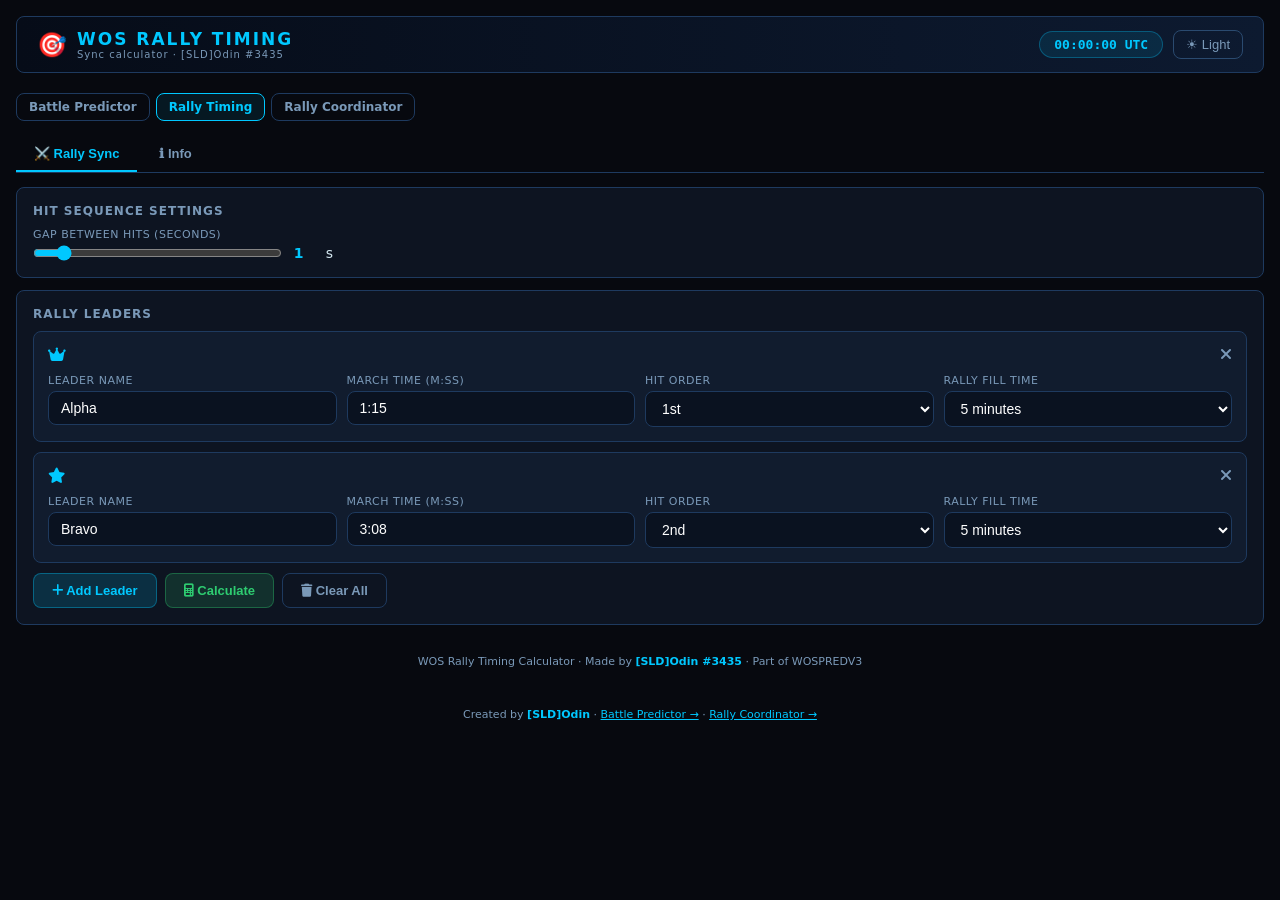
<file: frontend/rally.html>
<!DOCTYPE html>
<html lang="en" data-theme="dark">
<head>
  <meta charset="UTF-8" />
  <meta name="viewport" content="width=device-width, initial-scale=1.0" />
  <title>WOS Rally Timing — Odin #3435</title>
  <link rel="stylesheet" href="https://cdnjs.cloudflare.com/ajax/libs/font-awesome/6.4.0/css/all.min.css" />
  <style>
    /* ── Tokens ──────────────────────────────────────────────── */
    :root {
      --bg:        #07090f;
      --surface:   #0d1421;
      --card:      #111c2e;
      --input-bg:  #0a1220;
      --border:    #1e3a5f;
      --border-hi: #2a4a6f;
      --ice:       #00c8ff;
      --ice-dim:   #007fa8;
      --fire:      #ff6b35;
      --win:       #2ecc71;
      --loss:      #e74c3c;
      --warn:      #f39c12;
      --txt:       #d4e8f0;
      --txt-dim:   #7a99b8;
      --txt-hi:    #ffffff;
      --radius:    8px;
      --shadow:    0 8px 32px rgba(0,0,0,.6);
    }

    [data-theme="light"] {
      --bg:       #e8f0f8;
      --surface:  #ffffff;
      --card:     #f0f6ff;
      --input-bg: #ffffff;
      --border:   #b0c8e0;
      --border-hi:#80a8c8;
      --txt:      #1a2a3a;
      --txt-dim:  #4a6a8a;
      --txt-hi:   #000000;
    }

    *, *::before, *::after { box-sizing: border-box; margin: 0; padding: 0; }

    body {
      background: var(--bg);
      color: var(--txt);
      font-family: 'Segoe UI', system-ui, sans-serif;
      font-size: 14px;
      min-height: 100vh;
      padding: 16px;
    }

    /* ── Header ──────────────────────────────────────────────── */
    .app-header {
      display: flex; align-items: center; justify-content: space-between;
      background: linear-gradient(90deg, #060c18, #0d1a30);
      border: 1px solid var(--border);
      border-radius: var(--radius);
      padding: 12px 20px;
      margin-bottom: 14px;
    }
    [data-theme="light"] .app-header { background: linear-gradient(90deg, #c8e0f8, #e0eeff); }
    .header-left { display: flex; align-items: center; gap: 10px; }
    .logo-icon   { font-size: 24px; }
    .logo-text   { display: flex; flex-direction: column; }
    .logo-title  { font-size: 17px; font-weight: 700; color: var(--ice); letter-spacing: 2px; }
    .logo-sub    { font-size: 10px; color: var(--txt-dim); letter-spacing: 1px; }
    .utc-pill {
      font-size: 13px; font-weight: 700; font-family: monospace;
      padding: 5px 14px; border-radius: 20px;
      background: rgba(0,200,255,.1); color: var(--ice);
      border: 1px solid rgba(0,200,255,.3);
    }
    .dark-toggle {
      background: none; border: 1px solid var(--border-hi);
      color: var(--txt-dim); padding: 6px 12px;
      border-radius: var(--radius); cursor: pointer; font-size: 13px;
      transition: all .2s;
    }
    .dark-toggle:hover { color: var(--ice); border-color: var(--ice); }

    /* Page nav */
    .page-nav { display:flex; gap:6px; flex-wrap:wrap; padding:6px 0; margin-bottom:10px; align-items:center; }
    .nav-link-btn {
      padding:6px 12px; border-radius:var(--radius); font-size:12px;
      font-weight:700; border:1px solid var(--border); background:transparent;
      color:var(--txt-dim); cursor:pointer; text-decoration:none; transition:all .2s;
    }
    .nav-link-btn:hover, .nav-link-btn.current { color:var(--ice); border-color:var(--ice); background:rgba(0,200,255,.08); }

    /* ── Tabs ────────────────────────────────────────────────── */
    .tab-nav {
      display: flex; gap: 4px; padding: 0;
      border-bottom: 1px solid var(--border);
      margin-bottom: 14px;
    }
    .tab-btn {
      padding: 9px 18px; border: none;
      border-bottom: 2px solid transparent;
      background: transparent; color: var(--txt-dim);
      font-size: 13px; font-weight: 600; cursor: pointer;
      transition: all .2s;
    }
    .tab-btn:hover  { color: var(--ice); }
    .tab-btn.active { color: var(--ice); border-bottom-color: var(--ice); }
    .tab-pane { display: none; }
    .tab-pane.active { display: block; }

    /* ── Cards & rows ────────────────────────────────────────── */
    .card {
      background: var(--surface);
      border: 1px solid var(--border);
      border-radius: var(--radius);
      padding: 16px;
      margin-bottom: 12px;
    }
    .leader-row {
      background: var(--card);
      border: 1px solid var(--border);
      border-radius: var(--radius);
      padding: 14px;
      margin-bottom: 10px;
      position: relative;
      transition: transform .2s, box-shadow .2s;
    }
    .leader-row:hover { transform: translateY(-2px); box-shadow: var(--shadow); }

    .leader-icon {
      position: absolute; top: 14px; left: 14px;
      font-size: 1.1em; color: var(--ice);
    }
    .remove-leader {
      position: absolute; top: 14px; right: 14px;
      cursor: pointer; font-size: 1.1em; color: var(--txt-dim);
      transition: color .2s;
    }
    .remove-leader:hover { color: var(--loss); }
    .leader-fields { display: grid; grid-template-columns: 1fr 1fr 1fr; gap: 10px; margin-top: 28px; }
    @media (max-width: 640px) { .leader-fields { grid-template-columns: 1fr; } }

    /* ── Form controls ───────────────────────────────────────── */
    .form-group { display: flex; flex-direction: column; gap: 4px; }
    label { font-size: 11px; color: var(--txt-dim); text-transform: uppercase; letter-spacing: .5px; }
    input[type="text"], input[type="number"], select {
      padding: 8px 12px;
      background: var(--input-bg);
      border: 1px solid var(--border);
      border-radius: var(--radius);
      color: var(--txt-hi);
      font-size: 14px;
      width: 100%;
      transition: border-color .2s;
    }
    input:focus, select:focus { outline: none; border-color: var(--ice); }
    input[type="range"] { width: 100%; accent-color: var(--ice); }

    /* ── Buttons ─────────────────────────────────────────────── */
    .btn { padding: 9px 18px; border-radius: var(--radius); font-size: 13px; font-weight: 700; cursor: pointer; border: none; transition: all .2s; }
    .btn-ice    { background: rgba(0,200,255,.15); color: var(--ice); border: 1px solid rgba(0,200,255,.35); }
    .btn-ice:hover    { background: rgba(0,200,255,.25); }
    .btn-green  { background: rgba(46,204,113,.15); color: var(--win); border: 1px solid rgba(46,204,113,.35); }
    .btn-green:hover  { background: rgba(46,204,113,.25); }
    .btn-fire   { background: rgba(255,107,53,.15); color: var(--fire); border: 1px solid rgba(255,107,53,.35); }
    .btn-fire:hover   { background: rgba(255,107,53,.25); }
    .btn-ghost  { background: transparent; color: var(--txt-dim); border: 1px solid var(--border); }
    .btn-ghost:hover  { color: var(--txt); border-color: var(--border-hi); }
    .btn-row    { display: flex; gap: 8px; flex-wrap: wrap; align-items: center; margin-top: 8px; }

    /* ── Impact time settings ────────────────────────────────── */
    .time-inputs { display: grid; grid-template-columns: 1fr auto auto; gap: 8px; align-items: end; }
    @media (max-width: 640px) { .time-inputs { grid-template-columns: 1fr; } }

    /* ── Results ─────────────────────────────────────────────── */
    .results-area { margin-top: 14px; }
    .results-title { font-size: 11px; color: var(--txt-dim); text-transform: uppercase; letter-spacing: 1px; margin-bottom: 10px; }
    .result-item {
      display: flex; align-items: center; gap: 12px;
      padding: 10px 14px;
      background: var(--card); border: 1px solid var(--border);
      border-radius: var(--radius); margin-bottom: 6px;
      transition: transform .2s, box-shadow .2s;
    }
    .result-item:hover { transform: translateY(-2px); box-shadow: var(--shadow); }
    .result-item.suicide { background: rgba(255,99,71,.12); border-color: rgba(255,99,71,.4); }
    .result-item.earliest { border-color: var(--warn); }
    .ri-icon  { width: 20px; text-align: center; color: var(--ice); font-size: 1.1em; }
    .ri-name  { width: 120px; font-weight: 700; color: var(--txt-hi); }
    .ri-times { flex: 1; display: flex; align-items: center; gap: 6px; font-size: 13px; }
    .ri-launch { font-family: monospace; font-weight: 700; color: var(--warn); font-size: 14px; }
    .ri-arrow  { color: var(--txt-dim); }
    .ri-impact { font-family: monospace; font-weight: 700; color: var(--ice); font-size: 14px; }
    .ri-detail { font-size: 11px; color: var(--txt-dim); }
    .ri-tag {
      font-size: 10px; font-weight: 700; padding: 2px 6px;
      border-radius: 3px; background: rgba(255,99,71,.4); color: #fff;
    }

    /* ── Troop Calculator ────────────────────────────────────── */
    .troop-grid { display: grid; grid-template-columns: repeat(3, 1fr); gap: 12px; margin-top: 12px; }
    @media (max-width: 640px) { .troop-grid { grid-template-columns: 1fr; } }
    .troop-card {
      background: var(--card); border: 1px solid var(--border); border-radius: var(--radius);
      padding: 14px; text-align: center;
    }
    .troop-card-title { font-size: 11px; color: var(--txt-dim); text-transform: uppercase; letter-spacing: .5px; margin-bottom: 6px; }
    .troop-card-value { font-size: 22px; font-weight: 800; color: var(--ice); }
    .troop-slider-block { margin-bottom: 12px; }
    .slider-header { display: flex; justify-content: space-between; margin-bottom: 4px; font-size: 12px; color: var(--txt-dim); }
    .slider-val { color: var(--ice); font-weight: 700; }

    /* ── Copy toast ──────────────────────────────────────────── */
    .toast {
      position: fixed; bottom: 24px; left: 50%; transform: translateX(-50%);
      padding: 10px 24px; background: var(--win); color: #000;
      font-weight: 700; border-radius: 20px; font-size: 13px;
      z-index: 9999; display: none; box-shadow: var(--shadow);
    }

    /* ── Footer ──────────────────────────────────────────────── */
    .app-footer {
      text-align: center; margin-top: 20px;
      font-size: 11px; color: var(--txt-dim);
      padding: 10px;
    }
    .credit { color: var(--ice); font-weight: 700; }

    /* ── Section titles ──────────────────────────────────────── */
    .section-title { font-size: 12px; font-weight: 700; color: var(--txt-dim); text-transform: uppercase; letter-spacing: 1px; margin-bottom: 10px; }
  </style>
</head>
<body>

<!-- ── Header ─────────────────────────────────────────────── -->
<header class="app-header">
  <div class="header-left">
    <span class="logo-icon">🎯</span>
    <div class="logo-text">
      <span class="logo-title">WOS RALLY TIMING</span>
      <span class="logo-sub">Sync calculator · [SLD]Odin #3435</span>
    </div>
  </div>
  <div style="display:flex;gap:10px;align-items:center">
    <span class="utc-pill" id="utc-clock">00:00:00 UTC</span>
    <button class="dark-toggle" id="theme-toggle">☀ Light</button>
  </div>
</header>

<nav class="page-nav">
  <a href="index.html" class="nav-link-btn">Battle Predictor</a>
  <a href="rally.html" class="nav-link-btn current">Rally Timing</a>
  <a href="RTC.html" class="nav-link-btn">Rally Coordinator</a>
</nav>

<!-- ── Tabs ───────────────────────────────────────────────── -->
<nav class="tab-nav">
  <button class="tab-btn active" data-tab="main">⚔️ Rally Sync</button>
  <button class="tab-btn" data-tab="info">ℹ Info</button>
</nav>

<!-- ════════════════════ MAIN TAB ════════════════════════════ -->
<div class="tab-pane active" id="tab-main">

  <!-- Sequential hit settings -->
  <div class="card">
    <div class="section-title">HIT SEQUENCE SETTINGS</div>
    <div class="form-group" style="max-width:300px">
      <label>Gap between hits (seconds)</label>
      <div style="display:flex;align-items:center;gap:12px">
        <input type="range" id="delaySlider" min="0" max="10" step="1" value="1" oninput="updateDelay(this)" />
        <span id="delayVal" style="font-weight:700;color:var(--ice);min-width:20px">1</span>s
      </div>
      <div id="delayWarn" style="display:none;font-size:10px;color:var(--warn);margin-top:4px">
        ⚠️ Gaps > 5s might allow enemy to heal between hits.
      </div>
    </div>
  </div>

  <!-- Leaders -->
  <div class="card">
    <div class="section-title">RALLY LEADERS</div>
    <div id="leader-container"></div>
    <div class="btn-row">
      <button class="btn btn-ice" onclick="addLeader()"><i class="fas fa-plus"></i> Add Leader</button>
      <button class="btn btn-green" onclick="calculateTimings()"><i class="fas fa-calculator"></i> Calculate</button>
      <button class="btn btn-ghost" onclick="clearAll()"><i class="fas fa-trash"></i> Clear All</button>
    </div>
  </div>

  <!-- Results -->
  <div class="card results-area" id="results-area" style="display:none">
    <div class="section-title" style="display:flex;justify-content:space-between;align-items:center">
      <span>TIMETABLE — send these times in chat</span>
      <button class="btn btn-ice" onclick="copyAll()" style="padding:4px 12px;font-size:11px">📋 Copy All</button>
    </div>
    <div id="results"></div>
    <div id="copy-template" style="display:none;margin-top:12px">
      <div class="section-title">CHAT MESSAGE (tap to copy)</div>
      <div id="chat-msg" onclick="copyMsg(this)" style="
        background:var(--card);border:1px solid var(--border);border-radius:var(--radius);
        padding:12px;font-family:monospace;font-size:12px;cursor:pointer;
        white-space:pre-wrap;line-height:1.6;">
      </div>
    </div>
  </div>
</div>

<!-- Troop and Settings tabs removed -->

<!-- ═══════════════ INFO TAB ══════════════════════════════════ -->
<div class="tab-pane" id="tab-info">
  <div class="card">
    <div class="section-title">HOW TO USE</div>
    <p style="font-size:13px;line-height:1.7;color:var(--txt)">
      <strong style="color:var(--ice)">1. Hit Sequence Settings</strong> — adjust the gap between each leader's hit (default 1s).<br><br>
      <strong style="color:var(--ice)">2. Add Leaders</strong> — enter each rally leader's name, their march time, and select their hit order (1st, 2nd, etc.).<br><br>
      <strong style="color:var(--ice)">3. Rally Fill Time</strong> — select how long the rally will stay open (5, 10, or 15 minutes).<br><br>
      <strong style="color:var(--ice)">4. Calculate</strong> — click the calculate button to see the launch sequence.<br><br>
      <strong style="color:var(--ice)">5. Sync & Copy</strong> — the tool tells you who launches first and how many seconds to wait between each subsequent launch. Copy the result for your team.
    </p>
  </div>
  <div class="card">
    <div class="section-title">EXAMPLE OUTPUT</div>
    <div style="background:var(--input-bg); padding:12px; border-radius:var(--radius); font-family:monospace; font-size:12px; color:var(--txt-dim); line-height:1.6;">
      Crone → Launch FIRST (immediately)<br>
      Jamie → Launch 11.0s AFTER Crone launches<br>
      Mac → Launch 3.0s AFTER Jamie launches<br><br>
      📋 DESIRED HIT SEQUENCE:<br>
      1. Jamie (Hits FIRST)<br>
      2. Mac (Hits +1s)<br>
      3. Crone (Hits +2s)<br><br>
      📡 Generated by WOSPREDV3 · [SLD]Odin #3435
    </div>
  </div>
  <div class="card">
    <div class="section-title">ABOUT</div>
    <p style="font-size:13px;color:var(--txt)">
      Rally timing calculator for Whiteout Survival.<br>
      Helps R4/R5 leaders coordinate simultaneous attacks on enemy castles.<br><br>
      Part of <strong style="color:var(--ice)">WOSPREDV3</strong> — Battle Intelligence Platform.
    </p>
    <p style="margin-top:14px;font-size:13px;color:var(--txt-dim)">
      Made by <span class="credit">[SLD]Odin #3435</span>
    </p>
  </div>
</div>

<!-- Toast -->
<div class="toast" id="toast"></div>

<!-- Footer -->
<footer class="app-footer">
  WOS Rally Timing Calculator · Made by <span class="credit">[SLD]Odin #3435</span> · Part of WOSPREDV3
</footer>

<script>
'use strict';

// ── Storage ──────────────────────────────────────────────────
const ls = {
  get: (k) => { try { return JSON.parse(localStorage.getItem(k)); } catch { return null; } },
  set: (k, v) => localStorage.setItem(k, JSON.stringify(v)),
};

// UTC clock removed as per request

// ── Theme toggle ─────────────────────────────────────────────
const themeBtn = document.getElementById('theme-toggle');
function applyTheme(dark) {
  document.documentElement.setAttribute('data-theme', dark ? 'dark' : 'light');
  themeBtn.textContent = dark ? '☀ Light' : '🌙 Dark';
  ls.set('darkMode', dark);
}
themeBtn.addEventListener('click', () => {
  applyTheme(document.documentElement.getAttribute('data-theme') !== 'light');
});
applyTheme(ls.get('darkMode') !== false);

// ── Tabs ──────────────────────────────────────────────────────
document.querySelectorAll('.tab-btn').forEach(btn => {
  btn.addEventListener('click', () => {
    document.querySelectorAll('.tab-btn').forEach(b => b.classList.remove('active'));
    document.querySelectorAll('.tab-pane').forEach(p => p.classList.remove('active'));
    btn.classList.add('active');
    document.getElementById('tab-' + btn.dataset.tab).classList.add('active');
  });
});

// ── Utility ───────────────────────────────────────────────────
function parseTime(s) {
  if (!s || !/^\d{1,2}:\d{2}$/.test(s.trim())) return null;
  const [m, sec] = s.split(':').map(Number);
  return m * 60 + sec;
}

function secsToHMS(totalSecs) {
  totalSecs = ((totalSecs % 86400) + 86400) % 86400;
  const h = Math.floor(totalSecs / 3600);
  const m = Math.floor((totalSecs % 3600) / 60);
  const s = totalSecs % 60;
  return `${h.toString().padStart(2,'0')}:${m.toString().padStart(2,'0')}:${s.toString().padStart(2,'0')}`;
}

function hmsToSecs(hms) {
  const [h,m,s] = hms.split(':').map(Number);
  return h*3600 + m*60 + (s||0);
}

function fmt(n) { return Math.round(n).toLocaleString(); }

// Impact time adjustment functions removed as per request

// ── Leaders ───────────────────────────────────────────────────
let leaderIdx = 0;

function addLeader(name='', march='', rallyTime='5', order='1') {
  leaderIdx++;
  const idx  = leaderIdx;
  const div  = document.createElement('div');
  div.className = 'leader-row';
  div.dataset.idx = idx;
  div.innerHTML = `
    <div class="leader-icon" id="icon-${idx}"><i class="fas fa-user"></i></div>
    <div class="remove-leader" onclick="this.closest('.leader-row').remove(); saveLeaders(); updateIcons()">
      <i class="fas fa-times"></i>
    </div>
    <div class="leader-fields" style="grid-template-columns: 1fr 1fr 1fr 1fr;">
      <div class="form-group">
        <label>Leader Name</label>
        <input type="text" id="name-${idx}" placeholder="e.g. Alpha" value="${name}" oninput="saveLeaders()">
      </div>
      <div class="form-group">
        <label>March Time (m:ss)</label>
        <input type="text" id="march-${idx}" placeholder="e.g. 1:15" value="${march}" oninput="saveLeaders()">
      </div>
      <div class="form-group">
        <label>Hit Order</label>
        <select id="order-${idx}" onchange="saveLeaders()">
          <option value="1" ${order==='1'?'selected':''}>1st</option>
          <option value="2" ${order==='2'?'selected':''}>2nd</option>
          <option value="3" ${order==='3'?'selected':''}>3rd</option>
          <option value="4" ${order==='4'?'selected':''}>4th</option>
          <option value="5" ${order==='5'?'selected':''}>5th</option>
          <option value="6" ${order==='6'?'selected':''}>6th</option>
          <option value="7" ${order==='7'?'selected':''}>7th</option>
          <option value="8" ${order==='8'?'selected':''}>8th</option>
        </select>
      </div>
      <div class="form-group">
        <label>Rally Fill Time</label>
        <select id="rally-${idx}" onchange="saveLeaders()">
          <option value="5" ${rallyTime==='5'?'selected':''}>5 minutes</option>
          <option value="10" ${rallyTime==='10'?'selected':''}>10 minutes</option>
          <option value="15" ${rallyTime==='15'?'selected':''}>15 minutes</option>
        </select>
      </div>
    </div>
  `;
  document.getElementById('leader-container').appendChild(div);
  updateIcons();
}

function updateIcons() {
  const rows = document.querySelectorAll('.leader-row');
  const icons = ['fa-crown','fa-star','fa-user','fa-user','fa-user','fa-skull-crossbones'];
  rows.forEach((row, i) => {
    const iconEl = row.querySelector('[id^="icon-"] i');
    if (!iconEl) return;
    if (i === 0)                 iconEl.className = 'fas fa-crown';
    else if (i === 1)            iconEl.className = 'fas fa-star';
    else if (i === rows.length-1) iconEl.className = 'fas fa-skull-crossbones';
    else                         iconEl.className = 'fas fa-user';
  });
}

function saveLeaders() {
  const rows = document.querySelectorAll('.leader-row');
  const data = Array.from(rows).map(r => {
    const idx = r.dataset.idx;
    return {
      name:      document.getElementById(`name-${idx}`)?.value  || '',
      march:     document.getElementById(`march-${idx}`)?.value || '',
      rallyTime: document.getElementById(`rally-${idx}`)?.value || '5',
      order:     document.getElementById(`order-${idx}`)?.value || '1',
    };
  });
  ls.set('leaders', data);
}

function loadLeaders() {
  const saved = ls.get('leaders') || [
    { name: 'Alpha', march: '1:15', rallyTime: '5', order: '1' },
    { name: 'Bravo', march: '3:08', rallyTime: '5', order: '2' },
  ];
  saved.forEach(l => addLeader(l.name, l.march, l.rallyTime, l.order));
}

function clearAll() {
  document.getElementById('leader-container').innerHTML = '';
  document.getElementById('results-area').style.display = 'none';
  leaderIdx = 0;
  ls.set('leaders', []);
}

// ── Calculate ────────────────────────────────────────────────
function calculateTimings() {
  const delay = parseInt(document.getElementById('delaySlider').value) || 1;

  const rows   = document.querySelectorAll('.leader-row');
  const leaders = Array.from(rows).map(r => {
    const idx = r.dataset.idx;
    return {
      name:      document.getElementById(`name-${idx}`)?.value || '?',
      march:     document.getElementById(`march-${idx}`)?.value || '0:00',
      rallyTime: parseInt(document.getElementById(`rally-${idx}`)?.value || '5'),
      order:     parseInt(document.getElementById(`order-${idx}`)?.value || '1'),
    };
  });

  if (!leaders.length) { toast('Add at least one leader', true); return; }

  // Sort leaders by their explicit hit order
  leaders.sort((a, b) => a.order - b.order);

  const results = leaders.map((l, i) => {
    const marchSecs  = parseTime(l.march) ?? 0;
    const rallySecs  = l.rallyTime * 60;
    // Sequential logic: Hit Order 1 hits at T=0, Order 2 at T=delay, etc.
    const targetHitOffset = (l.order - 1) * delay;
    const relativeLaunch = targetHitOffset - marchSecs - rallySecs;
    
    return {
      name:      l.name,
      rallyTime: l.rallyTime,
      marchStr:  l.march,
      marchSecs: marchSecs,
      relativeLaunch: relativeLaunch,
      hitOffset: targetHitOffset,
      isTarget:  l.order === 1
    };
  });

  // Sort by launch time to find who goes first
  results.sort((a, b) => a.relativeLaunch - b.relativeLaunch);

  renderResults(results);
}

function renderResults(results) {
  const container = document.getElementById('results');
  container.innerHTML = '';

  results.forEach((r, i) => {
    const div = document.createElement('div');
    div.className = `result-item${r.isTarget ? ' suicide' : ''}${i === 0 ? ' earliest' : ''}`;

    let icon = 'fa-user';
    if (r.isTarget) icon = 'fa-crosshairs';
    else if (i === 0) icon = 'fa-hourglass-start';

    div.innerHTML = `
      <div class="ri-icon"><i class="fas ${icon}"></i></div>
      <div class="ri-name">${r.name}</div>
      <div class="ri-times">
        <span class="ri-launch">Launch Sequence #${i+1}</span>
      </div>
      <div class="ri-detail">${r.marchStr} march / ${r.rallyTime}m rally</div>
      ${r.isTarget ? `<span class="ri-tag" style="background:var(--ice-dim)">Hit +${r.hitOffset}s</span>` : `<span class="ri-tag" style="background:var(--ice-dim)">Hit +${r.hitOffset}s</span>`}
      ${i === 0 ? '<span class="ri-tag" style="background:var(--warn)">LAUNCH 1ST</span>' : ''}
    `;
    container.appendChild(div);
  });

  // Build copyable chat message
  const lines = [];
  results.forEach((r, i) => {
    if (i === 0) {
      lines.push(`${r.name} → Launch FIRST (immediately)`);
    } else {
      const wait = r.relativeLaunch - results[i-1].relativeLaunch;
      lines.push(`${r.name} → Launch ${wait.toFixed(1)}s AFTER ${results[i-1].name} launches`);
    }
  });
  
  lines.push('');
  lines.push('📋 DESIRED HIT SEQUENCE:');
  // Sort back by hit offset for the sequence summary
  const hitOrder = [...results].sort((a,b) => a.hitOffset - b.hitOffset);
  hitOrder.forEach((r, i) => {
    lines.push(`${i+1}. ${r.name} ${r.hitOffset > 0 ? `(Hits +${r.hitOffset}s)` : '(Hits FIRST)'}`);
  });
  
  lines.push('');
  lines.push(`📡 Generated by WOSPREDV3 · [SLD]Odin #3435`);
  
  const chatMsg = document.getElementById('chat-msg');
  chatMsg.textContent = lines.join('\n');
  document.getElementById('copy-template').style.display = 'block';
  document.getElementById('results-area').style.display  = 'block';
}

function copyAll() {
  const txt = document.getElementById('chat-msg').textContent;
  navigator.clipboard.writeText(txt).then(() => toast('✓ Copied to clipboard!'));
}

function copyMsg(el) {
  navigator.clipboard.writeText(el.textContent).then(() => toast('✓ Copied!'));
}

// ── Troop calculator ──────────────────────────────────────────
function onSlider(el) {
  const types  = ['inf','lan','mrk'];
  const others = types.filter(t => t !== el.id);
  let otherSum = others.reduce((s,t) => s + parseInt(document.getElementById(t)?.value || 0), 0);
  let max      = 100 - otherSum;
  if (parseInt(el.value) > max) el.value = max;
  const valueEl = document.getElementById(el.id + 'Val');
  if (valueEl) valueEl.textContent = el.value;
  calcTroops();
  saveTroops();
}

function calcTroops() {
  const totalInput = document.getElementById('totalTroops');
  if (!totalInput) return;
  const total = parseInt(totalInput.value) || 0;
  ['inf','lan','mrk'].forEach(t => {
    const input = document.getElementById(t);
    const valueEl = document.getElementById(t + 'Val');
    const resultEl = document.getElementById(t + 'Result');
    if (!input || !valueEl || !resultEl) return;
    const pct = parseInt(input.value);
    valueEl.textContent = pct;
    resultEl.textContent = fmt(Math.round(total * pct / 100));
  });
}

function saveTroops() {
  const totalInput = document.getElementById('totalTroops');
  const infInput = document.getElementById('inf');
  const lanInput = document.getElementById('lan');
  const mrkInput = document.getElementById('mrk');
  if (!totalInput || !infInput || !lanInput || !mrkInput) return;
  ls.set('troops', {
    total: totalInput.value,
    inf:   infInput.value,
    lan:   lanInput.value,
    mrk:   mrkInput.value,
  });
}

function loadTroops() {
  const totalInput = document.getElementById('totalTroops');
  const infInput = document.getElementById('inf');
  const lanInput = document.getElementById('lan');
  const mrkInput = document.getElementById('mrk');
  if (!totalInput || !infInput || !lanInput || !mrkInput) return;
  const d = ls.get('troops') || { total:500000, inf:50, lan:20, mrk:30 };
  totalInput.value = d.total;
  infInput.value = d.inf;
  lanInput.value = d.lan;
  mrkInput.value = d.mrk;
  calcTroops();
}

// ── Settings ──────────────────────────────────────────────────
function adjustOffset(ms) {
  const inp = document.getElementById('timeOffset');
  if (!inp) return;
  inp.value = (parseInt(inp.value) || 0) + ms;
  saveOffset();
}
function saveOffset() {
  const inp = document.getElementById('timeOffset');
  if (!inp) return;
  ls.set('timeOffset', parseInt(inp.value) || 0);
}
function resetOffset() {
  const inp = document.getElementById('timeOffset');
  if (!inp) return;
  inp.value = 0;
  saveOffset();
}

function updateDelay(el) {
  document.getElementById('delayVal').textContent = el.value;
  document.getElementById('delayWarn').style.display = parseInt(el.value) > 5 ? 'block' : 'none';
  ls.set('delay', el.value);
}

// ── Toast ─────────────────────────────────────────────────────
function toast(msg, isErr) {
  const t = document.getElementById('toast');
  t.textContent = msg;
  t.style.background = isErr ? 'var(--loss)' : 'var(--win)';
  t.style.color = '#fff';
  t.style.display = 'block';
  setTimeout(() => t.style.display = 'none', 2500);
}

// ── Init ──────────────────────────────────────────────────────
document.addEventListener('DOMContentLoaded', () => {
  loadLeaders();
  loadTroops();

  // Restore settings
  const delay  = ls.get('delay') || 1;
  const offset = ls.get('timeOffset') || 0;
  document.getElementById('delaySlider').value   = delay;
  document.getElementById('delayVal').textContent = delay;
  const offsetInput = document.getElementById('timeOffset');
  if (offsetInput) offsetInput.value = offset;
  if (parseInt(delay) > 5) document.getElementById('delayWarn').style.display = 'block';

  // No impact time to restore
});
</script>

<footer class="app-footer">
  Created by <span class="credit">[SLD]Odin</span> · <a href="index.html" style="color:var(--ice)">Battle Predictor →</a> · <a href="RTC.html" style="color:var(--ice)">Rally Coordinator →</a>
</footer>
</body>
</html>
</file>
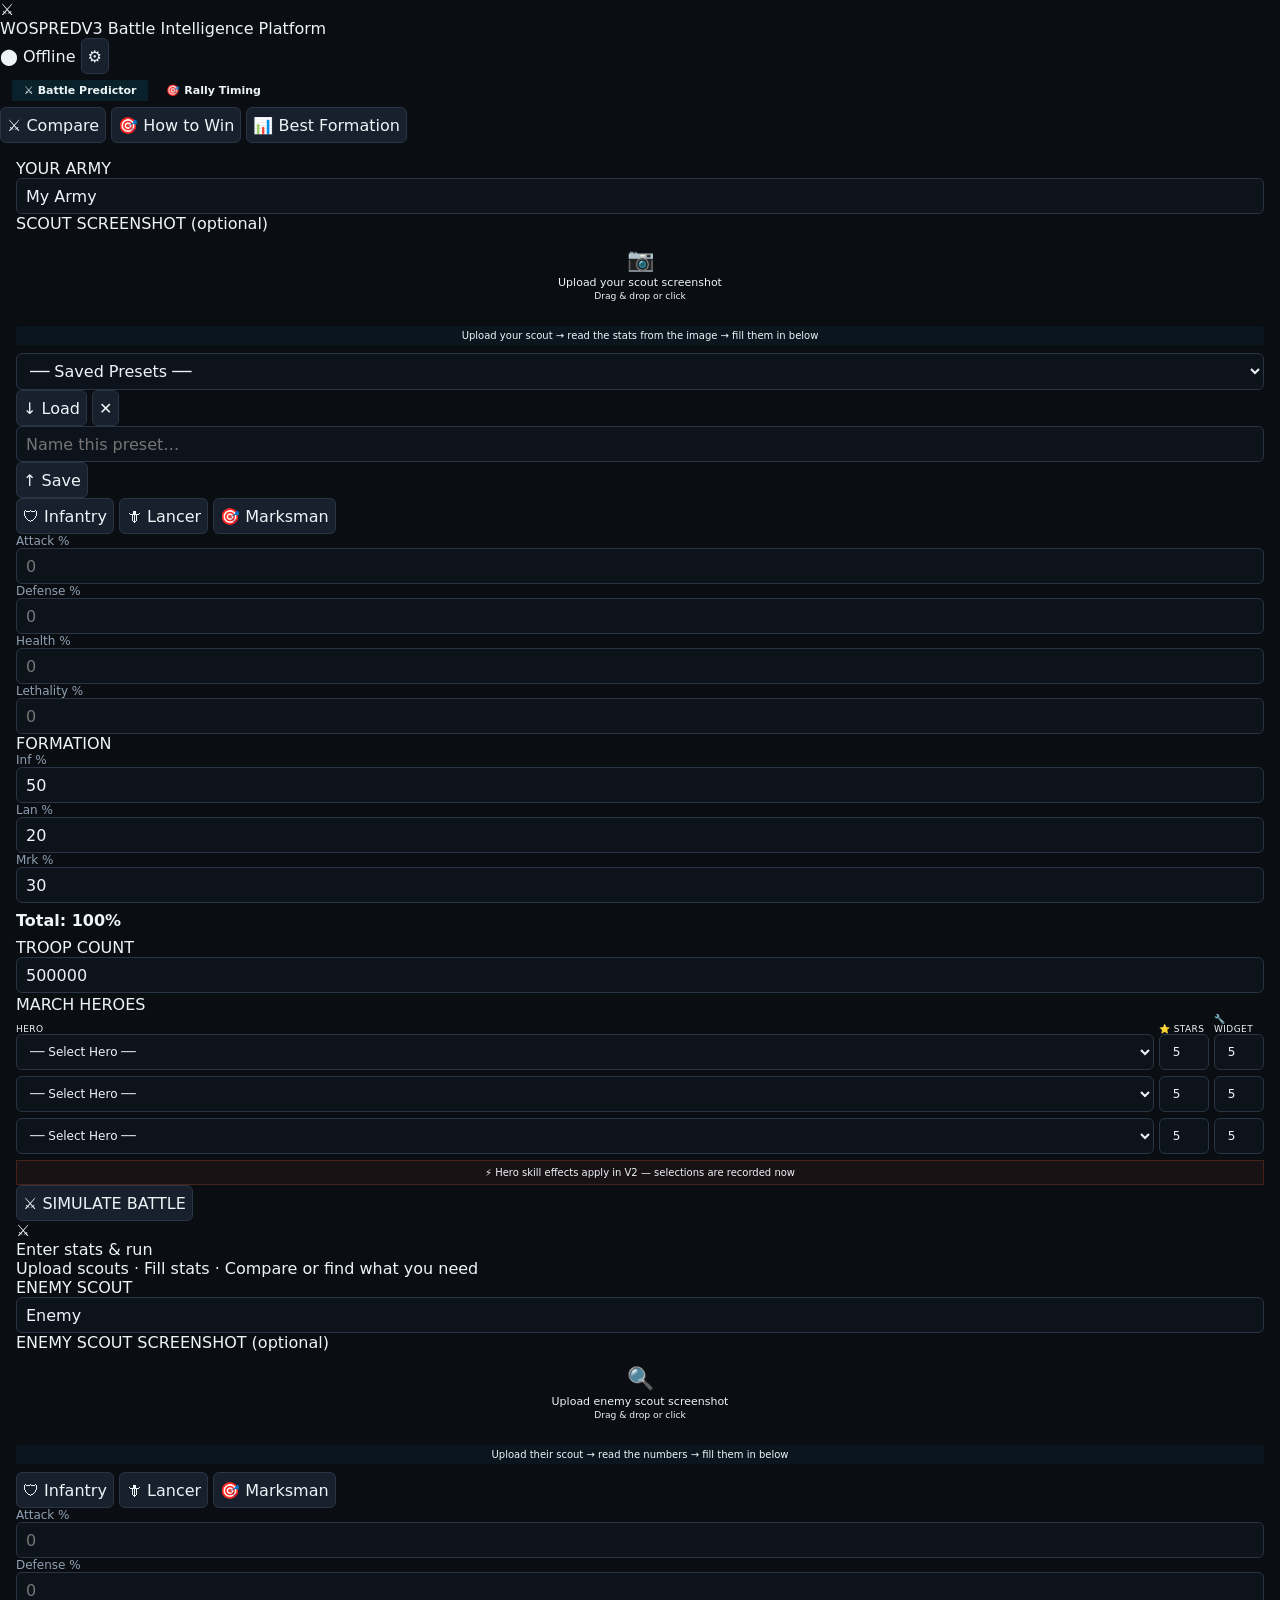
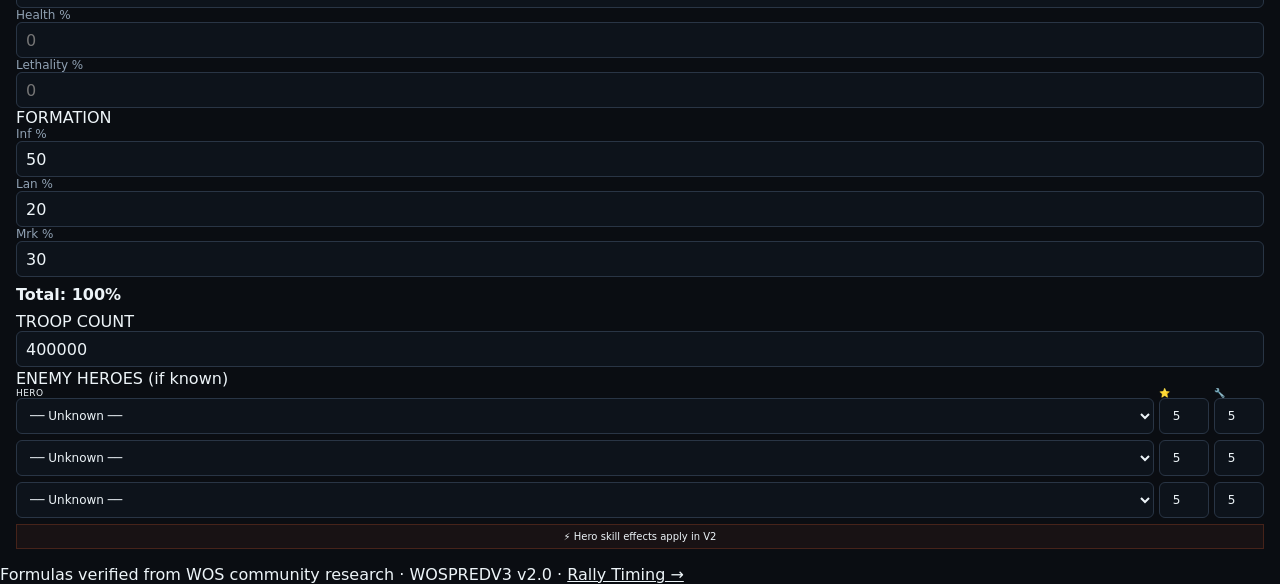
<file: frontend/root_index.html>
<!DOCTYPE html>
<html lang="en">
<head>
  <meta charset="UTF-8" />
  <meta name="viewport" content="width=device-width, initial-scale=1.0" />
  <title>WOSPREDV3 — Battle Intelligence</title>
  <link rel="stylesheet" href="styles.css" />
  <style>
    /* ── Scout upload extras ────────────────────────────────── */
    .scout-upload-area {
      border: 2px dashed var(--border-light);
      border-radius: var(--radius);
      padding: 14px;
      text-align: center;
      cursor: pointer;
      transition: border-color .2s, background .2s;
      position: relative;
      margin-bottom: 10px;
    }
    .scout-upload-area:hover,
    .scout-upload-area.dragover { border-color: var(--ice); background: rgba(0,200,255,.05); }
    .scout-upload-area input[type="file"] {
      position: absolute; inset: 0; opacity: 0; cursor: pointer; width:100%; height:100%;
    }
    .upload-icon  { font-size: 22px; margin-bottom: 4px; }
    .upload-label { font-size: 11px; color: var(--txt-dim); }
    .scout-preview {
      width: 100%; max-height: 220px; object-fit: contain;
      border-radius: var(--radius); border: 1px solid var(--border);
      margin-bottom: 8px; display: none;
    }
    .upload-hint {
      font-size: 10px; color: var(--txt-dim); text-align: center;
      padding: 4px; background: rgba(0,200,255,.05); border-radius: 4px;
      margin-bottom: 8px;
    }

    /* ── Hero selection ─────────────────────────────────────── */
    .hero-block { margin-top: 2px; }
    .hero-slot {
      display: grid; grid-template-columns: 1fr 50px 50px;
      gap: 5px; align-items: end; margin-bottom: 6px;
    }
    .hero-slot select,
    .hero-slot input { font-size: 12px; }
    .hero-slot-label { font-size: 9px; color: var(--txt-dim); text-transform: uppercase; letter-spacing: .4px; }
    .hero-coming {
      font-size: 10px; color: var(--txt-dim);
      padding: 6px; background: rgba(255,107,53,.06);
      border: 1px solid rgba(255,107,53,.2);
      border-radius: var(--radius); text-align: center; margin-top: 6px;
    }
    .hero-add-btn {
      width: 100%; padding: 5px; font-size: 11px; margin-top: 4px;
      background: rgba(0,200,255,.08); color: var(--ice);
      border: 1px dashed rgba(0,200,255,.3); border-radius: var(--radius);
      cursor: pointer; transition: all .2s;
    }
    .hero-add-btn:hover { background: rgba(0,200,255,.15); }

    /* ── Nav link to rally page ─────────────────────────────── */
    .page-nav {
      display: flex; gap: 6px; padding: 6px 12px;
      background: var(--bg-panel); border-bottom: 1px solid var(--border);
      align-items: center;
    }
    .nav-link-btn {
      padding: 4px 12px; border-radius: var(--radius); font-size: 11px;
      font-weight: 600; border: 1px solid var(--border); background: transparent;
      color: var(--txt-dim); cursor: pointer; text-decoration: none;
      transition: all .2s;
    }
    .nav-link-btn:hover, .nav-link-btn.current {
      color: var(--ice); border-color: var(--ice);
    }
    .nav-link-btn.current { background: rgba(0,200,255,.1); }
  </style>
</head>
<body>

<!-- ─── Header ──────────────────────────────────────────────────────────── -->
<header class="app-header">
  <div class="header-left">
    <span class="logo-icon">⚔️</span>
    <div class="logo-text">
      <span class="logo-title">WOSPREDV3</span>
      <span class="logo-sub">Battle Intelligence Platform</span>
    </div>
  </div>
  <div class="header-right">
    <span class="api-pill" id="api-pill">⬤ Offline</span>
    <button class="btn-settings" id="btn-settings" title="API Settings">⚙</button>
  </div>
</header>

<!-- ─── Page nav ─────────────────────────────────────────────────────────── -->
<div class="page-nav">
  <a href="index.html" class="nav-link-btn current">⚔️ Battle Predictor</a>
  <a href="rally.html" class="nav-link-btn">🎯 Rally Timing</a>
</div>

<!-- ─── Settings Modal ──────────────────────────────────────────────────── -->
<div class="modal-overlay" id="settings-modal" style="display:none">
  <div class="modal-box">
    <div class="modal-title">⚙ API Settings</div>
    <label class="modal-label">Railway Backend URL</label>
    <input type="text" id="api-url-input" class="modal-input" placeholder="https://your-app.up.railway.app" />
    <div class="modal-hint">After Railway deployment, paste your URL here. Saved locally.</div>
    <div class="modal-actions">
      <button class="btn-ice" id="btn-save-api-url">Save &amp; Reconnect</button>
      <button class="btn-ghost" id="btn-close-settings">Cancel</button>
    </div>
  </div>
</div>

<!-- ─── Mode Nav ─────────────────────────────────────────────────────────── -->
<nav class="mode-nav">
  <button class="mode-btn active" id="mode-compare"   data-mode="compare">⚔️ Compare</button>
  <button class="mode-btn"        id="mode-reverse"   data-mode="reverse">🎯 How to Win</button>
  <button class="mode-btn"        id="mode-formation" data-mode="formation">📊 Best Formation</button>
</nav>

<div class="error-bar" id="error-bar" style="display:none"></div>
<div class="toast"     id="toast"></div>

<!-- ═══════════════════════════════════════════════════════════════════════ -->
<main class="battle-grid">

  <!-- ══ LEFT: YOUR ARMY ═════════════════════════════════════════════════ -->
  <section class="army-panel" id="attacker-section">
    <div class="panel-header">
      <span class="panel-badge attacker-badge">YOUR ARMY</span>
      <input type="text" id="attacker-name" class="name-input" value="My Army" />
    </div>

    <!-- Scout image upload -->
    <div>
      <div class="section-label">SCOUT SCREENSHOT (optional)</div>
      <img id="atk-preview" class="scout-preview" alt="Your scout" />
      <div class="scout-upload-area" id="atk-upload-area"
           ondragover="event.preventDefault();this.classList.add('dragover')"
           ondragleave="this.classList.remove('dragover')"
           ondrop="handleDrop(event,'atk')">
        <input type="file" accept="image/*" onchange="handleFile(this,'atk')" />
        <div class="upload-icon">📷</div>
        <div class="upload-label">Upload your scout screenshot<br><small>Drag &amp; drop or click</small></div>
      </div>
      <div class="upload-hint">Upload your scout → read the stats from the image → fill them in below</div>
    </div>

    <!-- Preset Row -->
    <div class="preset-block">
      <div class="preset-row">
        <select id="preset-select" class="preset-select"><option value="">── Saved Presets ──</option></select>
        <button class="btn-xs btn-ice"    id="btn-load-preset">↓ Load</button>
        <button class="btn-xs btn-danger" id="btn-delete-preset">✕</button>
      </div>
      <div class="preset-row">
        <input type="text" id="preset-name" class="preset-name-input" placeholder="Name this preset…" />
        <button class="btn-xs btn-ice" id="btn-save-preset">↑ Save</button>
      </div>
    </div>

    <!-- Troop-type tabs -->
    <div class="troop-tabs">
      <button class="troop-tab atk-tab active" id="atk-tab-infantry">🛡 Infantry</button>
      <button class="troop-tab atk-tab"        id="atk-tab-lancer"  >🗡 Lancer</button>
      <button class="troop-tab atk-tab"        id="atk-tab-marksman">🎯 Marksman</button>
    </div>

    <div class="troop-panel atk-panel" id="atk-panel-infantry">
      <div class="stats-grid">
        <div class="si"><label>Attack %</label>   <input type="number" id="atk-inf-atk" class="si-input" min="0" max="9999" placeholder="0"></div>
        <div class="si"><label>Defense %</label>  <input type="number" id="atk-inf-def" class="si-input" min="0" max="9999" placeholder="0"></div>
        <div class="si"><label>Health %</label>   <input type="number" id="atk-inf-hp"  class="si-input" min="0" max="9999" placeholder="0"></div>
        <div class="si"><label>Lethality %</label><input type="number" id="atk-inf-lth" class="si-input" min="0" max="9999" placeholder="0"></div>
      </div>
    </div>
    <div class="troop-panel atk-panel" id="atk-panel-lancer" style="display:none">
      <div class="stats-grid">
        <div class="si"><label>Attack %</label>   <input type="number" id="atk-lan-atk" class="si-input" min="0" max="9999" placeholder="0"></div>
        <div class="si"><label>Defense %</label>  <input type="number" id="atk-lan-def" class="si-input" min="0" max="9999" placeholder="0"></div>
        <div class="si"><label>Health %</label>   <input type="number" id="atk-lan-hp"  class="si-input" min="0" max="9999" placeholder="0"></div>
        <div class="si"><label>Lethality %</label><input type="number" id="atk-lan-lth" class="si-input" min="0" max="9999" placeholder="0"></div>
      </div>
    </div>
    <div class="troop-panel atk-panel" id="atk-panel-marksman" style="display:none">
      <div class="stats-grid">
        <div class="si"><label>Attack %</label>   <input type="number" id="atk-mrk-atk" class="si-input" min="0" max="9999" placeholder="0"></div>
        <div class="si"><label>Defense %</label>  <input type="number" id="atk-mrk-def" class="si-input" min="0" max="9999" placeholder="0"></div>
        <div class="si"><label>Health %</label>   <input type="number" id="atk-mrk-hp"  class="si-input" min="0" max="9999" placeholder="0"></div>
        <div class="si"><label>Lethality %</label><input type="number" id="atk-mrk-lth" class="si-input" min="0" max="9999" placeholder="0"></div>
      </div>
    </div>

    <!-- Formation -->
    <div class="formation-block">
      <div class="section-label">FORMATION</div>
      <div class="form-grid">
        <div class="fi"><label>Inf %</label><input type="number" id="atk-form-inf" class="fi-input" min="0" max="100" value="50"></div>
        <div class="fi"><label>Lan %</label><input type="number" id="atk-form-lan" class="fi-input" min="0" max="100" value="20"></div>
        <div class="fi"><label>Mrk %</label><input type="number" id="atk-form-mrk" class="fi-input" min="0" max="100" value="30"></div>
      </div>
      <div class="form-total valid" id="atk-form-total">Total: 100%</div>
    </div>

    <!-- Troop count -->
    <div class="troops-block">
      <div class="section-label">TROOP COUNT</div>
      <input type="number" id="atk-troops" class="troops-input" min="1" max="10000000" value="500000" />
    </div>

    <!-- Hero selection -->
    <div class="hero-block">
      <div class="section-label">MARCH HEROES</div>
      <div id="atk-heroes">
        <div class="hero-slot">
          <div><div class="hero-slot-label">Hero</div>
            <select class="si-input" id="atk-hero-0" style="font-size:12px">
              <option value="">── Select Hero ──</option>
              <optgroup label="Popular">
                <option>Flint</option><option>Mia</option><option>Alonso</option>
                <option>Jeronimo</option><option>Bahiti</option><option>Zinman</option>
                <option>Smith</option><option>Natalia</option><option>Eugene</option>
                <option>Philly</option><option>Seo-yoon</option><option>Gina</option>
              </optgroup>
            </select>
          </div>
          <div><div class="hero-slot-label">⭐ Stars</div>
            <input type="number" id="atk-star-0" class="si-input" min="1" max="5" value="5" style="font-size:12px;text-align:center">
          </div>
          <div><div class="hero-slot-label">🔧 Widget</div>
            <input type="number" id="atk-wid-0" class="si-input" min="1" max="5" value="5" style="font-size:12px;text-align:center">
          </div>
        </div>
        <div class="hero-slot">
          <div><select class="si-input" id="atk-hero-1" style="font-size:12px">
            <option value="">── Select Hero ──</option>
            <optgroup label="Popular">
              <option>Flint</option><option>Mia</option><option>Alonso</option>
              <option>Jeronimo</option><option>Bahiti</option><option>Zinman</option>
              <option>Smith</option><option>Natalia</option><option>Eugene</option>
              <option>Philly</option><option>Seo-yoon</option><option>Gina</option>
            </optgroup>
          </select></div>
          <div><input type="number" id="atk-star-1" class="si-input" min="1" max="5" value="5" style="font-size:12px;text-align:center"></div>
          <div><input type="number" id="atk-wid-1"  class="si-input" min="1" max="5" value="5" style="font-size:12px;text-align:center"></div>
        </div>
        <div class="hero-slot">
          <div><select class="si-input" id="atk-hero-2" style="font-size:12px">
            <option value="">── Select Hero ──</option>
            <optgroup label="Popular">
              <option>Flint</option><option>Mia</option><option>Alonso</option>
              <option>Jeronimo</option><option>Bahiti</option><option>Zinman</option>
              <option>Smith</option><option>Natalia</option><option>Eugene</option>
              <option>Philly</option><option>Seo-yoon</option><option>Gina</option>
            </optgroup>
          </select></div>
          <div><input type="number" id="atk-star-2" class="si-input" min="1" max="5" value="5" style="font-size:12px;text-align:center"></div>
          <div><input type="number" id="atk-wid-2"  class="si-input" min="1" max="5" value="5" style="font-size:12px;text-align:center"></div>
        </div>
      </div>
      <div class="hero-coming">⚡ Hero skill effects apply in V2 — selections are recorded now</div>
    </div>
  </section>

  <!-- ══ CENTER: Controls + Results ══════════════════════════════════════ -->
  <section class="center-panel">
    <div class="center-options">
      <div id="reverse-options" style="display:none" class="reverse-opts">
        <label class="opt-label">WIN TARGET</label>
        <select id="reverse-target" class="opt-select">
          <option value="0.75">75%</option>
          <option value="0.85">85%</option>
          <option value="0.95">95%</option>
        </select>
      </div>
    </div>
    <button class="btn-main" id="action-btn">⚔️ SIMULATE BATTLE</button>
    <div class="results-panel" id="results-panel">
      <div class="placeholder">
        <div class="ph-icon">⚔️</div>
        <div class="ph-title">Enter stats &amp; run</div>
        <div class="ph-sub">Upload scouts · Fill stats · Compare or find what you need</div>
      </div>
    </div>
  </section>

  <!-- ══ RIGHT: ENEMY SCOUT ═══════════════════════════════════════════════ -->
  <section class="army-panel" id="defender-section">
    <div class="panel-header">
      <span class="panel-badge defender-badge">ENEMY SCOUT</span>
      <input type="text" id="def-name" class="name-input" value="Enemy" />
    </div>

    <!-- Enemy scout upload -->
    <div>
      <div class="section-label">ENEMY SCOUT SCREENSHOT (optional)</div>
      <img id="def-preview" class="scout-preview" alt="Enemy scout" />
      <div class="scout-upload-area" id="def-upload-area"
           ondragover="event.preventDefault();this.classList.add('dragover')"
           ondragleave="this.classList.remove('dragover')"
           ondrop="handleDrop(event,'def')">
        <input type="file" accept="image/*" onchange="handleFile(this,'def')" />
        <div class="upload-icon">🔍</div>
        <div class="upload-label">Upload enemy scout screenshot<br><small>Drag &amp; drop or click</small></div>
      </div>
      <div class="upload-hint">Upload their scout → read the numbers → fill them in below</div>
    </div>

    <!-- Troop-type tabs -->
    <div class="troop-tabs">
      <button class="troop-tab def-tab active" id="def-tab-infantry">🛡 Infantry</button>
      <button class="troop-tab def-tab"        id="def-tab-lancer"  >🗡 Lancer</button>
      <button class="troop-tab def-tab"        id="def-tab-marksman">🎯 Marksman</button>
    </div>

    <div class="troop-panel def-panel" id="def-panel-infantry">
      <div class="stats-grid">
        <div class="si"><label>Attack %</label>   <input type="number" id="def-inf-atk" class="si-input" min="0" max="9999" placeholder="0"></div>
        <div class="si"><label>Defense %</label>  <input type="number" id="def-inf-def" class="si-input" min="0" max="9999" placeholder="0"></div>
        <div class="si"><label>Health %</label>   <input type="number" id="def-inf-hp"  class="si-input" min="0" max="9999" placeholder="0"></div>
        <div class="si"><label>Lethality %</label><input type="number" id="def-inf-lth" class="si-input" min="0" max="9999" placeholder="0"></div>
      </div>
    </div>
    <div class="troop-panel def-panel" id="def-panel-lancer" style="display:none">
      <div class="stats-grid">
        <div class="si"><label>Attack %</label>   <input type="number" id="def-lan-atk" class="si-input" min="0" max="9999" placeholder="0"></div>
        <div class="si"><label>Defense %</label>  <input type="number" id="def-lan-def" class="si-input" min="0" max="9999" placeholder="0"></div>
        <div class="si"><label>Health %</label>   <input type="number" id="def-lan-hp"  class="si-input" min="0" max="9999" placeholder="0"></div>
        <div class="si"><label>Lethality %</label><input type="number" id="def-lan-lth" class="si-input" min="0" max="9999" placeholder="0"></div>
      </div>
    </div>
    <div class="troop-panel def-panel" id="def-panel-marksman" style="display:none">
      <div class="stats-grid">
        <div class="si"><label>Attack %</label>   <input type="number" id="def-mrk-atk" class="si-input" min="0" max="9999" placeholder="0"></div>
        <div class="si"><label>Defense %</label>  <input type="number" id="def-mrk-def" class="si-input" min="0" max="9999" placeholder="0"></div>
        <div class="si"><label>Health %</label>   <input type="number" id="def-mrk-hp"  class="si-input" min="0" max="9999" placeholder="0"></div>
        <div class="si"><label>Lethality %</label><input type="number" id="def-mrk-lth" class="si-input" min="0" max="9999" placeholder="0"></div>
      </div>
    </div>

    <div class="formation-block">
      <div class="section-label">FORMATION</div>
      <div class="form-grid">
        <div class="fi"><label>Inf %</label><input type="number" id="def-form-inf" class="fi-input" min="0" max="100" value="50"></div>
        <div class="fi"><label>Lan %</label><input type="number" id="def-form-lan" class="fi-input" min="0" max="100" value="20"></div>
        <div class="fi"><label>Mrk %</label><input type="number" id="def-form-mrk" class="fi-input" min="0" max="100" value="30"></div>
      </div>
      <div class="form-total valid" id="def-form-total">Total: 100%</div>
    </div>

    <div class="troops-block">
      <div class="section-label">TROOP COUNT</div>
      <input type="number" id="def-troops" class="troops-input" min="1" max="10000000" value="400000" />
    </div>

    <!-- Enemy hero selection -->
    <div class="hero-block">
      <div class="section-label">ENEMY HEROES (if known)</div>
      <div id="def-heroes">
        <div class="hero-slot">
          <div><div class="hero-slot-label">Hero</div>
            <select class="si-input" id="def-hero-0" style="font-size:12px">
              <option value="">── Unknown ──</option>
              <optgroup label="Popular">
                <option>Flint</option><option>Mia</option><option>Alonso</option>
                <option>Jeronimo</option><option>Bahiti</option><option>Zinman</option>
                <option>Smith</option><option>Natalia</option><option>Eugene</option>
                <option>Philly</option><option>Seo-yoon</option><option>Gina</option>
              </optgroup>
            </select>
          </div>
          <div><div class="hero-slot-label">⭐</div>
            <input type="number" id="def-star-0" class="si-input" min="1" max="5" value="5" style="font-size:12px;text-align:center"></div>
          <div><div class="hero-slot-label">🔧</div>
            <input type="number" id="def-wid-0" class="si-input" min="1" max="5" value="5" style="font-size:12px;text-align:center"></div>
        </div>
        <div class="hero-slot">
          <div><select class="si-input" id="def-hero-1" style="font-size:12px">
            <option value="">── Unknown ──</option>
            <optgroup label="Popular"><option>Flint</option><option>Mia</option><option>Alonso</option><option>Jeronimo</option><option>Bahiti</option><option>Zinman</option><option>Smith</option><option>Natalia</option><option>Eugene</option><option>Philly</option><option>Seo-yoon</option><option>Gina</option></optgroup>
          </select></div>
          <div><input type="number" id="def-star-1" class="si-input" min="1" max="5" value="5" style="font-size:12px;text-align:center"></div>
          <div><input type="number" id="def-wid-1"  class="si-input" min="1" max="5" value="5" style="font-size:12px;text-align:center"></div>
        </div>
        <div class="hero-slot">
          <div><select class="si-input" id="def-hero-2" style="font-size:12px">
            <option value="">── Unknown ──</option>
            <optgroup label="Popular"><option>Flint</option><option>Mia</option><option>Alonso</option><option>Jeronimo</option><option>Bahiti</option><option>Zinman</option><option>Smith</option><option>Natalia</option><option>Eugene</option><option>Philly</option><option>Seo-yoon</option><option>Gina</option></optgroup>
          </select></div>
          <div><input type="number" id="def-star-2" class="si-input" min="1" max="5" value="5" style="font-size:12px;text-align:center"></div>
          <div><input type="number" id="def-wid-2"  class="si-input" min="1" max="5" value="5" style="font-size:12px;text-align:center"></div>
        </div>
      </div>
      <div class="hero-coming">⚡ Hero skill effects apply in V2</div>
    </div>
  </section>

</main>

<footer class="app-footer">
  Formulas verified from WOS community research · WOSPREDV3 v2.0 · <a href="rally.html" style="color:var(--ice)">Rally Timing →</a>
</footer>

<script src="config.js"></script>
<script>
/* ── Scout image upload ───────────────────────────────────── */
function handleFile(input, side) {
  const file = input.files[0];
  if (!file) return;
  showScout(side, URL.createObjectURL(file));
}

function handleDrop(e, side) {
  e.preventDefault();
  document.getElementById(side + '-upload-area').classList.remove('dragover');
  const file = e.dataTransfer.files[0];
  if (file && file.type.startsWith('image/')) {
    showScout(side, URL.createObjectURL(file));
  }
}

function showScout(side, url) {
  const img  = document.getElementById(side + '-preview');
  const area = document.getElementById(side + '-upload-area');
  img.src = url;
  img.style.display = 'block';
  area.querySelector('.upload-icon').textContent = '🔄';
  area.querySelector('.upload-label').innerHTML  =
    'Replace image · <small>Drag &amp; drop or click</small>';
}

/* ── Read heroes from form ────────────────────────────────── */
function readHeroes(side) {
  const heroes = [];
  for (let i = 0; i < 3; i++) {
    const name = document.getElementById(`${side}-hero-${i}`)?.value;
    if (name) {
      heroes.push({
        name,
        stars:  parseInt(document.getElementById(`${side}-star-${i}`)?.value) || 5,
        widget: parseInt(document.getElementById(`${side}-wid-${i}`)?.value)  || 5,
      });
    }
  }
  return heroes;
}
</script>
<script src="app.js"></script>
</body>
</html>
</file>
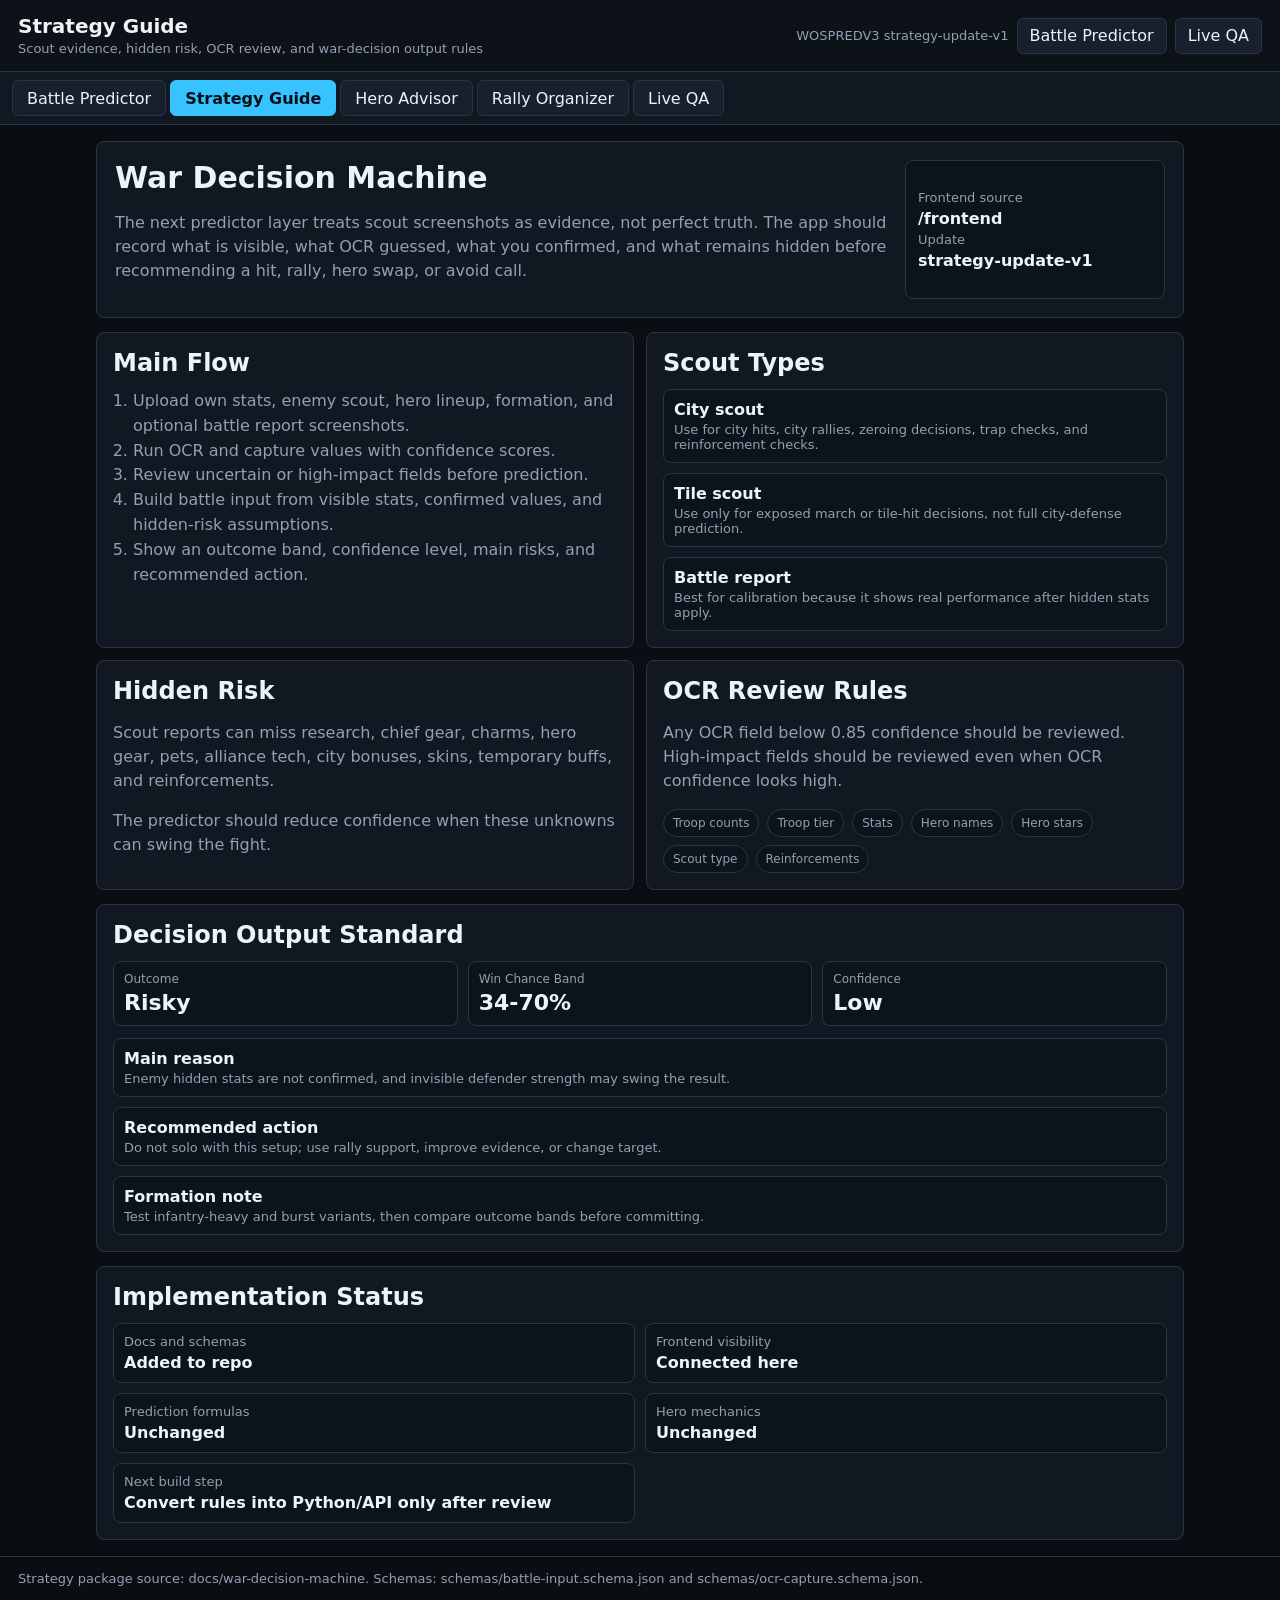
<file: frontend/strategy-guide.html>
<!doctype html>
<html lang="en">
<head>
  <meta charset="utf-8" />
  <meta name="viewport" content="width=device-width, initial-scale=1" />
  <title>WOSPREDV3 Strategy Guide</title>
  <link rel="stylesheet" href="styles.css" />
</head>
<body>
  <header class="topbar">
    <div>
      <strong>Strategy Guide</strong>
      <span>Scout evidence, hidden risk, OCR review, and war-decision output rules</span>
    </div>
    <div class="topbar-actions">
      <span id="version-label" class="version-label">WOSPREDV3 strategy-update-v1</span>
      <a class="qa-link" href="index.html">Battle Predictor</a>
      <a class="qa-link" href="qa.html">Live QA</a>
    </div>
  </header>

  <nav class="tabs" aria-label="Main sections">
    <a class="tab link-tab" href="index.html">Battle Predictor</a>
    <a class="tab link-tab active" href="strategy-guide.html">Strategy Guide</a>
    <a class="tab link-tab" href="hero-advisor.html">Hero Advisor</a>
    <a class="tab link-tab" href="rally-organizer.html">Rally Organizer</a>
    <a class="tab link-tab" href="qa.html">Live QA</a>
  </nav>

  <main class="guide-shell">
    <section class="guide-hero">
      <div>
        <h1>War Decision Machine</h1>
        <p>
          The next predictor layer treats scout screenshots as evidence, not perfect truth.
          The app should record what is visible, what OCR guessed, what you confirmed, and
          what remains hidden before recommending a hit, rally, hero swap, or avoid call.
        </p>
      </div>
      <div class="guide-version">
        <span>Frontend source</span>
        <strong>/frontend</strong>
        <span>Update</span>
        <strong>strategy-update-v1</strong>
      </div>
    </section>

    <section class="guide-grid">
      <article class="guide-panel">
        <h2>Main Flow</h2>
        <ol>
          <li>Upload own stats, enemy scout, hero lineup, formation, and optional battle report screenshots.</li>
          <li>Run OCR and capture values with confidence scores.</li>
          <li>Review uncertain or high-impact fields before prediction.</li>
          <li>Build battle input from visible stats, confirmed values, and hidden-risk assumptions.</li>
          <li>Show an outcome band, confidence level, main risks, and recommended action.</li>
        </ol>
      </article>

      <article class="guide-panel">
        <h2>Scout Types</h2>
        <div class="guide-list">
          <div><strong>City scout</strong><span>Use for city hits, city rallies, zeroing decisions, trap checks, and reinforcement checks.</span></div>
          <div><strong>Tile scout</strong><span>Use only for exposed march or tile-hit decisions, not full city-defense prediction.</span></div>
          <div><strong>Battle report</strong><span>Best for calibration because it shows real performance after hidden stats apply.</span></div>
        </div>
      </article>

      <article class="guide-panel">
        <h2>Hidden Risk</h2>
        <p>Scout reports can miss research, chief gear, charms, hero gear, pets, alliance tech, city bonuses, skins, temporary buffs, and reinforcements.</p>
        <p>The predictor should reduce confidence when these unknowns can swing the fight.</p>
      </article>

      <article class="guide-panel">
        <h2>OCR Review Rules</h2>
        <p>Any OCR field below 0.85 confidence should be reviewed. High-impact fields should be reviewed even when OCR confidence looks high.</p>
        <div class="chip-row">
          <span>Troop counts</span>
          <span>Troop tier</span>
          <span>Stats</span>
          <span>Hero names</span>
          <span>Hero stars</span>
          <span>Scout type</span>
          <span>Reinforcements</span>
        </div>
      </article>
    </section>

    <section class="guide-panel">
      <h2>Decision Output Standard</h2>
      <div class="decision-preview">
        <div>
          <span>Outcome</span>
          <strong>Risky</strong>
        </div>
        <div>
          <span>Win Chance Band</span>
          <strong>34-70%</strong>
        </div>
        <div>
          <span>Confidence</span>
          <strong>Low</strong>
        </div>
      </div>
      <div class="guide-list">
        <div><strong>Main reason</strong><span>Enemy hidden stats are not confirmed, and invisible defender strength may swing the result.</span></div>
        <div><strong>Recommended action</strong><span>Do not solo with this setup; use rally support, improve evidence, or change target.</span></div>
        <div><strong>Formation note</strong><span>Test infantry-heavy and burst variants, then compare outcome bands before committing.</span></div>
      </div>
    </section>

    <section class="guide-panel">
      <h2>Implementation Status</h2>
      <div class="status-table">
        <div><span>Docs and schemas</span><strong>Added to repo</strong></div>
        <div><span>Frontend visibility</span><strong>Connected here</strong></div>
        <div><span>Prediction formulas</span><strong>Unchanged</strong></div>
        <div><span>Hero mechanics</span><strong>Unchanged</strong></div>
        <div><span>Next build step</span><strong>Convert rules into Python/API only after review</strong></div>
      </div>
    </section>
  </main>

  <footer class="guide-footer">
    Strategy package source: docs/war-decision-machine. Schemas: schemas/battle-input.schema.json and schemas/ocr-capture.schema.json.
  </footer>
</body>
</html>
</file>
<file: styles.css>
/* ─────────────────────────────────────────────
   WOS Battle Predictor – Stylesheet
   Theme: Arctic Command Center
───────────────────────────────────────────── */

:root {
  --navy-deep:    #05090f;
  --navy-mid:     #0a1020;
  --navy-card:    #0e1628;
  --navy-raise:   #131f38;
  --border-dim:   #1a2a48;
  --border-glow:  #253d6e;
  --ice:          #5bc8fa;
  --ice-dim:      #2a6080;
  --ice-bright:   #a8e4ff;
  --fire:         #ff6a00;
  --fire-dim:     #7a3000;
  --fire-bright:  #ffb366;
  --txt-hi:       #ddeeff;
  --txt-mid:      #7a9abf;
  --txt-lo:       #3a5070;
  --green:        #00e5a0;
  --red:          #ff3a3a;
  --font-cmd:     'Orbitron', monospace;
  --font-body:    'Rajdhani', sans-serif;
  --r:            6px;
}

*, *::before, *::after { box-sizing: border-box; margin: 0; padding: 0; }

html { scroll-behavior: smooth; }

body {
  background: var(--navy-deep);
  color: var(--txt-hi);
  font-family: var(--font-body);
  min-height: 100vh;
  overflow-x: hidden;
  font-size: 15px;
}

/* ── Atmospheric background ─────────────────── */
.frost-bg {
  position: fixed; inset: 0; pointer-events: none; z-index: 0;
  background:
    radial-gradient(ellipse 60% 50% at 5% 10%,  rgba(91,200,250,.06) 0%, transparent 70%),
    radial-gradient(ellipse 50% 40% at 95% 90%, rgba(255,106,0,.04)  0%, transparent 60%),
    radial-gradient(ellipse 80% 60% at 50% 50%, rgba(10,16,32,.8)    0%, transparent 100%);
}
.frost-bg::after {
  content: '';
  position: absolute; inset: 0;
  background-image:
    repeating-linear-gradient(0deg,   transparent, transparent 79px, rgba(26,42,72,.1) 80px),
    repeating-linear-gradient(90deg,  transparent, transparent 79px, rgba(26,42,72,.1) 80px);
}

/* ── App shell ──────────────────────────────── */
.app {
  position: relative; z-index: 1;
  max-width: 1360px;
  margin: 0 auto;
  padding: 16px;
  display: flex;
  flex-direction: column;
  gap: 4px;
}

/* ── Header ─────────────────────────────────── */
.app-header {
  display: flex;
  align-items: center;
  justify-content: space-between;
  gap: 16px;
  background: var(--navy-card);
  border: 1px solid var(--border-dim);
  border-top: 2px solid var(--ice);
  border-radius: var(--r) var(--r) 0 0;
  padding: 12px 20px;
}

.hdr-brand { display: flex; align-items: center; gap: 10px; }

.status-dot {
  width: 9px; height: 9px; border-radius: 50%;
  background: var(--txt-lo);
  transition: background .4s, box-shadow .4s;
}
.status-dot.online  { background: var(--green); box-shadow: 0 0 8px var(--green); animation: blink 2.5s infinite; }
.status-dot.offline { background: var(--red);   box-shadow: 0 0 6px var(--red); }

@keyframes blink { 0%,100% { opacity:1; } 50% { opacity:.35; } }

.hdr-brand h1 {
  font-family: var(--font-cmd);
  font-size: .9rem;
  letter-spacing: .18em;
  color: var(--ice);
  text-shadow: 0 0 18px rgba(91,200,250,.35);
}

.accuracy-badge {
  font-family: var(--font-cmd);
  font-size: .55rem;
  letter-spacing: .12em;
  color: var(--txt-mid);
  background: var(--navy-mid);
  border: 1px solid var(--border-dim);
  border-radius: 4px;
  padding: 5px 12px;
  white-space: nowrap;
}
.accuracy-badge #accuracy-value.live  { color: var(--green); }
.accuracy-badge #accuracy-value.error { color: var(--red); }

/* ── Battle grid ────────────────────────────── */
.battle-grid {
  display: grid;
  grid-template-columns: 1fr 210px 1fr;
  gap: 3px;
  background: var(--border-dim);
}

/* ── Panels ─────────────────────────────────── */
.panel {
  background: var(--navy-card);
  padding: 18px 16px;
}
.atk-panel { border-top: 2px solid var(--fire); }
.def-panel { border-top: 2px solid var(--ice);  }

.panel-hdr {
  display: flex; align-items: center; gap: 8px;
  padding-bottom: 12px;
  border-bottom: 1px solid var(--border-dim);
  margin-bottom: 14px;
}
.panel-hdr h2 {
  font-family: var(--font-cmd);
  font-size: .7rem;
  letter-spacing: .14em;
  color: var(--txt-hi);
}
.role-tag {
  margin-left: auto;
  font-family: var(--font-cmd);
  font-size: .5rem;
  letter-spacing: .1em;
  padding: 3px 8px;
  border-radius: 3px;
}
.role-tag.atk { border: 1px solid var(--fire); color: var(--fire); background: rgba(255,106,0,.08); }
.role-tag.def { border: 1px solid var(--ice);  color: var(--ice);  background: rgba(91,200,250,.06); }

/* Stat groups */
.stat-group { margin-bottom: 14px; }
.group-label {
  font-family: var(--font-cmd);
  font-size: .5rem;
  letter-spacing: .14em;
  color: var(--txt-lo);
  margin-bottom: 8px;
  text-transform: uppercase;
}
.stat-cols { display: grid; grid-template-columns: 1fr 1fr; gap: 7px; }

.field { display: flex; flex-direction: column; gap: 3px; }
.field.full { grid-column: 1 / -1; }

.field label {
  font-size: .62rem;
  letter-spacing: .07em;
  color: var(--txt-mid);
  text-transform: uppercase;
}

.wos-input {
  background: var(--navy-mid);
  border: 1px solid var(--border-dim);
  border-radius: 4px;
  color: var(--txt-hi);
  font-family: var(--font-body);
  font-size: .95rem;
  font-weight: 600;
  padding: 7px 10px;
  width: 100%;
  outline: none;
  transition: border-color .18s, box-shadow .18s;
  -moz-appearance: textfield;
}
.wos-input::-webkit-outer-spin-button,
.wos-input::-webkit-inner-spin-button { -webkit-appearance: none; }
.wos-input:focus { border-color: var(--ice); box-shadow: 0 0 0 2px rgba(91,200,250,.1); }
.atk-panel .wos-input:focus { border-color: var(--fire); box-shadow: 0 0 0 2px rgba(255,106,0,.1); }

.pct { color: var(--ice-bright); }
.atk-panel .pct { color: var(--fire-bright); }

/* ── Battle center ──────────────────────────── */
.battle-center {
  background: var(--navy-raise);
  display: flex;
  flex-direction: column;
  align-items: center;
  padding: 20px 14px;
  gap: 16px;
}

/* VS ring */
.vs-ring {
  width: 60px; height: 60px;
  border-radius: 50%;
  border: 1px solid var(--border-glow);
  background: var(--navy-card);
  display: flex; align-items: center; justify-content: center;
  box-shadow: 0 0 20px rgba(91,200,250,.08), inset 0 0 12px rgba(5,9,15,.6);
}
.vs-ring span {
  font-family: var(--font-cmd);
  font-size: .8rem;
  letter-spacing: .12em;
  color: var(--txt-lo);
}

/* Buttons */
.action-btns { display: flex; flex-direction: column; gap: 8px; width: 100%; }

.wos-btn {
  display: flex; flex-direction: column; align-items: center; gap: 1px;
  width: 100%;
  padding: 11px 8px;
  border-radius: var(--r);
  border: 1px solid;
  cursor: pointer;
  transition: all .2s;
  background: var(--navy-card);
}
.wos-btn .b-main { font-family: var(--font-cmd); font-size: .78rem; letter-spacing: .1em; }
.wos-btn .b-sub  { font-size: .52rem; letter-spacing: .13em; color: var(--txt-lo); }

.wos-btn:hover { transform: translateY(-1px); }
.wos-btn:active { transform: translateY(0); }
.wos-btn:disabled { opacity: .45; cursor: not-allowed; transform: none; }

.wos-btn[data-loading="1"] .b-main::after { content: '...'; animation: ell 1.2s infinite; }
@keyframes ell { 0% {content:'.'} 33% {content:'..'} 66% {content:'...'} }

.btn-v2 { border-color: var(--ice); color: var(--ice); box-shadow: 0 0 14px rgba(91,200,250,.1); }
.btn-v2:hover { box-shadow: 0 0 22px rgba(91,200,250,.25); background: rgba(91,200,250,.05); }

.btn-v1 { border-color: var(--border-glow); color: var(--txt-mid); }
.btn-v1:hover { border-color: var(--txt-mid); background: rgba(37,61,110,.2); }

/* ── Results panel ───────────────────────────── */
#results-panel.hidden { display: none; }
#results-panel {
  width: 100%;
  display: flex; flex-direction: column; align-items: center;
  gap: 10px;
  animation: fadeUp .4s ease both;
}
@keyframes fadeUp { from { opacity:0; transform:translateY(12px); } to { opacity:1; transform:none; } }

.res-title {
  width: 100%;
  text-align: center;
  font-family: var(--font-cmd);
  font-size: .62rem;
  letter-spacing: .1em;
  padding: 8px;
  border-radius: 4px;
  border: 1px solid var(--border-dim);
  background: var(--navy-mid);
  color: var(--txt-mid);
}
#results-panel.attacker .res-title { border-color: var(--fire); color: var(--fire); background: rgba(255,106,0,.07); }
#results-panel.defender .res-title { border-color: var(--ice);  color: var(--ice);  background: rgba(91,200,250,.06); }
#results-panel.draw     .res-title { border-color: var(--txt-mid); color: var(--txt-mid); }
#results-panel.error    .res-title { border-color: var(--red); color: var(--red); background: rgba(255,58,58,.07); }

/* Probability ring */
#prob-wrap { position: relative; width: 108px; height: 108px; }
#prob-wrap svg { transform: rotate(-90deg); width: 108px; height: 108px; }
.ring-bg   { stroke: rgba(255,255,255,.04); }
.ring-fill { stroke: var(--fire); stroke-linecap: round; stroke-dasharray: 301.6; stroke-dashoffset: 301.6; transition: stroke-dashoffset 1s cubic-bezier(.4,0,.2,1); }
#results-panel.defender .ring-fill { stroke: var(--ice); }
#results-panel.draw     .ring-fill { stroke: var(--txt-mid); }
.prob-label {
  position: absolute; inset: 0;
  display: flex; flex-direction: column; align-items: center; justify-content: center;
}
#prob-text { font-family: var(--font-cmd); font-size: 1.4rem; font-weight: 700; color: var(--txt-hi); line-height: 1; }
.prob-sub  { font-size: .52rem; letter-spacing: .1em; color: var(--txt-lo); margin-top: 2px; }

/* Detail rows */
.result-details {
  width: 100%;
  background: var(--navy-card);
  border: 1px solid var(--border-dim);
  border-radius: var(--r);
  overflow: hidden;
}
.d-row {
  display: flex; justify-content: space-between; align-items: center;
  padding: 5px 10px;
  border-bottom: 1px solid rgba(26,42,72,.6);
  font-size: .72rem;
  color: var(--txt-mid);
}
.d-row:last-child { border-bottom: none; }
.d-val { font-weight: 700; color: var(--txt-hi); }
#results-panel.attacker .d-val { color: var(--fire-bright); }
#results-panel.defender .d-val { color: var(--ice-bright); }

/* Battle log */
#battle-log {
  width: 100%;
  background: var(--navy-mid);
  border: 1px solid var(--border-dim);
  border-radius: var(--r);
  padding: 7px 8px;
  max-height: 130px;
  overflow-y: auto;
}
#battle-log::-webkit-scrollbar { width: 4px; }
#battle-log::-webkit-scrollbar-track { background: var(--navy-mid); }
#battle-log::-webkit-scrollbar-thumb { background: var(--border-glow); border-radius: 2px; }

.log-line {
  font-family: monospace;
  font-size: .6rem;
  color: var(--txt-lo);
  padding: 2px 0;
  border-bottom: 1px solid rgba(26,42,72,.3);
  white-space: nowrap;
  overflow: hidden;
  text-overflow: ellipsis;
}
.log-line:last-child { border-bottom: none; }

/* Error text */
.err-msg { font-size: .72rem; color: var(--red); text-align: center; padding: 6px; line-height: 1.6; }
.err-msg code { font-size: .65rem; color: var(--txt-mid); }
.err-msg small { display: block; margin-top: 4px; color: var(--txt-lo); font-size: .6rem; word-break: break-all; }

/* ── Responsive ──────────────────────────────── */
@media (max-width: 860px) {
  .battle-grid { grid-template-columns: 1fr; }
  .battle-center { width: 100%; flex-direction: row; flex-wrap: wrap; justify-content: center; }
  .action-btns { flex-direction: row; width: auto; }
  .wos-btn { min-width: 120px; }
  #results-panel { max-width: 400px; }
}
</file>
<file: frontend/styles.css>
:root {
  --bg: #0a0d12;
  --panel: #121821;
  --panel-2: #17202c;
  --line: #293545;
  --text: #edf4f8;
  --muted: #90a1b3;
  --accent: #36c3ff;
  --good: #36c978;
  --bad: #f0605f;
  --warn: #f2b84b;
}

* { box-sizing: border-box; }
body {
  margin: 0;
  color: var(--text);
  background: var(--bg);
  font-family: Segoe UI, system-ui, sans-serif;
}
button, input, select {
  font: inherit;
}
button {
  min-height: 36px;
  border: 1px solid var(--line);
  border-radius: 6px;
  background: var(--panel-2);
  color: var(--text);
  cursor: pointer;
}
button:hover { border-color: var(--accent); }
button.primary {
  background: var(--accent);
  color: #061016;
  border-color: var(--accent);
  font-weight: 800;
}
button:disabled {
  opacity: .45;
  cursor: not-allowed;
}
input, select {
  width: 100%;
  min-height: 36px;
  padding: 7px 9px;
  border: 1px solid var(--line);
  border-radius: 6px;
  background: #0d131b;
  color: var(--text);
}
.topbar {
  display: flex;
  justify-content: space-between;
  gap: 16px;
  align-items: center;
  padding: 14px 18px;
  border-bottom: 1px solid var(--line);
  background: #0d1219;
}
.topbar strong { display: block; font-size: 20px; }
.topbar span { color: var(--muted); font-size: 13px; }
.topbar-actions {
  display: flex;
  gap: 8px;
  align-items: center;
  justify-content: flex-end;
  flex-wrap: wrap;
}
.version-label {
  color: var(--muted);
  font-size: 12px;
}
.qa-link {
  min-height: 36px;
  display: inline-flex;
  align-items: center;
  padding: 0 12px;
  border: 1px solid var(--line);
  border-radius: 6px;
  color: var(--text);
  text-decoration: none;
  background: var(--panel-2);
}
.qa-link:hover { border-color: var(--accent); }
.status-row, .action-row, .upload-row, .preset-buttons {
  display: flex;
  gap: 8px;
  align-items: center;
  flex-wrap: wrap;
}
.pill {
  display: inline-flex;
  padding: 5px 10px;
  border-radius: 999px;
  border: 1px solid var(--line);
  color: var(--muted);
}
.pill.ok { color: var(--good); border-color: rgba(54,201,120,.5); }
.pill.danger { color: var(--bad); border-color: rgba(240,96,95,.5); }
.tabs {
  display: flex;
  gap: 4px;
  padding: 8px 12px;
  border-bottom: 1px solid var(--line);
  background: var(--panel);
  overflow-x: auto;
}
.tab {
  padding: 0 14px;
  white-space: nowrap;
}
.link-tab {
  display: inline-flex;
  align-items: center;
  min-height: 36px;
  border: 1px solid var(--line);
  border-radius: 6px;
  color: var(--text);
  text-decoration: none;
  background: var(--panel-2);
}
.tab.active {
  background: var(--accent);
  color: #061016;
  border-color: var(--accent);
  font-weight: 700;
}
main { padding: 16px; }
.view { display: none; }
.view.active { display: block; }
.band {
  padding: 22px;
  background: var(--panel);
  border: 1px solid var(--line);
  border-radius: 8px;
}
h1, h2, h3 { margin: 0 0 12px; }
p { color: var(--muted); line-height: 1.5; }
.summary-grid, .two-col, .predictor-grid {
  display: grid;
  gap: 12px;
}
.summary-grid { grid-template-columns: repeat(4, minmax(0, 1fr)); }
.summary-grid div, .two-col section, .panel, .result-panel {
  background: var(--panel);
  border: 1px solid var(--line);
  border-radius: 8px;
  padding: 14px;
}
.summary-grid span { display: block; color: var(--muted); font-size: 12px; }
.summary-grid strong { display: block; margin-top: 5px; }
.two-col {
  grid-template-columns: 1fr 1fr;
  margin-top: 12px;
}
.predictor-grid {
  grid-template-columns: 1fr 1fr;
}
.panel-head {
  display: grid;
  grid-template-columns: 1fr minmax(150px, 220px);
  gap: 10px;
  align-items: center;
}
.stats {
  display: grid;
  gap: 10px;
  margin: 12px 0;
}
.troop-card {
  background: #0d131b;
  border: 1px solid var(--line);
  border-radius: 8px;
  padding: 10px;
}
.stat-grid, .triple, .hero-row {
  display: grid;
  gap: 8px;
}
.stat-grid { grid-template-columns: repeat(4, minmax(0, 1fr)); }
.triple { grid-template-columns: repeat(3, minmax(0, 1fr)); }
.hero-row {
  grid-template-columns: 1fr 80px 110px;
  margin-bottom: 8px;
}
label {
  display: grid;
  gap: 5px;
  color: var(--muted);
  font-size: 12px;
}
.hint, .empty {
  color: var(--muted);
  font-size: 13px;
}
.battle-type-row {
  max-width: 260px;
  margin-bottom: 12px;
}
.simulation-row {
  display: grid;
  grid-template-columns: minmax(180px, 260px) minmax(160px, 220px);
  gap: 10px;
  margin-bottom: 12px;
}
.troop-base-grid {
  display: grid;
  grid-template-columns: 1fr 1fr;
  gap: 8px;
  margin-bottom: 8px;
}
.troop-base-note {
  grid-column: 1 / -1;
  color: var(--muted);
  font-size: 12px;
}
.validation-box {
  display: grid;
  gap: 6px;
  margin-bottom: 12px;
  color: var(--bad);
  font-size: 13px;
}
.validation-box.ok {
  color: var(--good);
}
.form-total { margin: 8px 0; font-weight: 700; }
.form-total.ok { color: var(--good); }
.form-total.bad { color: var(--bad); }
.result-panel { margin-top: 12px; }
.result-card {
  margin-top: 12px;
  display: grid;
  gap: 10px;
}
.decision-card {
  border: 1px solid var(--line);
  border-radius: 8px;
  padding: 14px;
  background: #0d131b;
}
.decision-card.win { border-color: rgba(54,201,120,.55); }
.decision-card.loss { border-color: rgba(240,96,95,.55); }
.decision-title {
  display: flex;
  justify-content: space-between;
  gap: 12px;
  align-items: center;
}
.decision-title strong { font-size: 22px; }
.table-wrap { overflow-x: auto; }
.result-table {
  width: 100%;
  border-collapse: collapse;
  min-width: 640px;
}
.result-table th,
.result-table td {
  border-bottom: 1px solid var(--line);
  padding: 8px;
  text-align: left;
  font-size: 13px;
}
.result-table th { color: var(--muted); font-weight: 600; }
.tag-good { color: var(--good); font-weight: 700; }
.tag-bad { color: var(--bad); font-weight: 700; }
.tag-warn { color: var(--warn); font-weight: 700; }
.metric-grid {
  display: grid;
  grid-template-columns: repeat(4, minmax(0, 1fr));
  gap: 8px;
}
.metric {
  padding: 10px;
  border: 1px solid var(--line);
  border-radius: 8px;
  background: #0d131b;
}
.metric span { display: block; color: var(--muted); font-size: 12px; }
.metric strong { display: block; margin-top: 4px; font-size: 20px; }
.warning {
  border-left: 3px solid var(--warn);
  padding: 9px 12px;
  background: rgba(242,184,75,.08);
  color: #f8d591;
}
.list {
  display: grid;
  gap: 10px;
  margin-top: 12px;
}
.list-item {
  padding: 12px;
  border: 1px solid var(--line);
  border-radius: 8px;
  background: var(--panel);
}
pre {
  white-space: pre-wrap;
  background: #0d131b;
  border: 1px solid var(--line);
  border-radius: 8px;
  padding: 12px;
  color: var(--muted);
}
.modal {
  position: fixed;
  inset: 0;
  display: grid;
  place-items: center;
  background: rgba(0,0,0,.65);
}
.modal.hidden { display: none; }
.modal > div {
  width: min(420px, 92vw);
  padding: 18px;
  border: 1px solid var(--line);
  border-radius: 8px;
  background: var(--panel);
}
.modal-actions { margin-top: 14px; }
.qa-shell {
  max-width: 1000px;
  margin: 0 auto;
}
.qa-header {
  display: flex;
  gap: 12px;
  align-items: center;
  justify-content: space-between;
  margin-bottom: 14px;
  flex-wrap: wrap;
}
.qa-controls {
  display: grid;
  grid-template-columns: 1fr auto auto;
  gap: 8px;
  margin-bottom: 14px;
}
.qa-grid {
  display: grid;
  gap: 10px;
}
.qa-check {
  display: grid;
  grid-template-columns: 130px 1fr;
  gap: 12px;
  align-items: start;
  padding: 12px;
  border: 1px solid var(--line);
  border-radius: 8px;
  background: var(--panel);
}
.qa-status {
  display: inline-flex;
  width: max-content;
  min-width: 76px;
  justify-content: center;
  padding: 5px 8px;
  border-radius: 999px;
  border: 1px solid var(--line);
  color: var(--muted);
  font-weight: 700;
  font-size: 12px;
}
.qa-status.pass {
  color: var(--good);
  border-color: rgba(54,201,120,.55);
}
.qa-status.fail {
  color: var(--bad);
  border-color: rgba(240,96,95,.55);
}
.qa-status.running {
  color: var(--warn);
  border-color: rgba(242,184,75,.55);
}
.qa-title {
  font-weight: 800;
  margin-bottom: 4px;
}
.qa-detail {
  color: var(--muted);
  font-size: 13px;
  line-height: 1.45;
  overflow-wrap: anywhere;
}
.guide-shell {
  max-width: 1120px;
  margin: 0 auto;
  display: grid;
  gap: 14px;
}
.guide-hero {
  display: grid;
  grid-template-columns: 1fr minmax(190px, 260px);
  gap: 14px;
  padding: 18px;
  border: 1px solid var(--line);
  border-radius: 8px;
  background: var(--panel);
}
.guide-hero h1 {
  font-size: 30px;
}
.guide-version {
  display: grid;
  gap: 4px;
  align-content: center;
  padding: 12px;
  border: 1px solid var(--line);
  border-radius: 8px;
  background: #0d131b;
}
.guide-version span,
.guide-list span,
.status-table span {
  color: var(--muted);
  font-size: 13px;
}
.guide-grid {
  display: grid;
  grid-template-columns: repeat(2, minmax(0, 1fr));
  gap: 12px;
}
.guide-panel {
  padding: 16px;
  border: 1px solid var(--line);
  border-radius: 8px;
  background: var(--panel);
}
.guide-panel ol {
  margin: 0;
  padding-left: 20px;
  color: var(--muted);
  line-height: 1.55;
}
.guide-list {
  display: grid;
  gap: 10px;
}
.guide-list div {
  display: grid;
  gap: 3px;
  padding: 10px;
  border: 1px solid var(--line);
  border-radius: 8px;
  background: #0d131b;
}
.chip-row {
  display: flex;
  flex-wrap: wrap;
  gap: 8px;
}
.chip-row span {
  padding: 6px 9px;
  border: 1px solid var(--line);
  border-radius: 999px;
  color: var(--muted);
  background: #0d131b;
  font-size: 12px;
}
.decision-preview {
  display: grid;
  grid-template-columns: repeat(3, minmax(0, 1fr));
  gap: 10px;
  margin-bottom: 12px;
}
.decision-preview div,
.status-table div {
  display: grid;
  gap: 4px;
  padding: 10px;
  border: 1px solid var(--line);
  border-radius: 8px;
  background: #0d131b;
}
.decision-preview span {
  color: var(--muted);
  font-size: 12px;
}
.decision-preview strong {
  font-size: 22px;
}
.status-table {
  display: grid;
  grid-template-columns: repeat(2, minmax(0, 1fr));
  gap: 10px;
}
.guide-footer {
  padding: 14px 18px;
  color: var(--muted);
  border-top: 1px solid var(--line);
  font-size: 13px;
}
@media (max-width: 920px) {
  .summary-grid, .two-col, .predictor-grid, .metric-grid { grid-template-columns: 1fr; }
  .stat-grid { grid-template-columns: 1fr 1fr; }
  .panel-head, .hero-row, .simulation-row, .troop-base-grid, .qa-controls, .qa-check, .guide-hero, .guide-grid, .decision-preview, .status-table { grid-template-columns: 1fr; }
  .topbar { align-items: flex-start; }
  .topbar-actions { justify-content: flex-start; }
}
</file>
<file: frontend/hero-advisor.css>
.advisor-shell {
  display: grid;
  gap: 14px;
}

.advisor-section {
  background: var(--panel);
  border: 1px solid var(--line);
  border-radius: 8px;
  padding: 14px;
}

.section-head {
  display: flex;
  justify-content: space-between;
  align-items: center;
  gap: 12px;
  flex-wrap: wrap;
}

.mode-grid,
.advisor-grid,
.comparison-list {
  display: grid;
  gap: 10px;
}

.mode-grid {
  grid-template-columns: repeat(3, minmax(0, 1fr));
}

.advisor-grid {
  grid-template-columns: repeat(3, minmax(0, 1fr));
}

.comparison-list {
  margin-top: 12px;
}

.mode-card {
  display: grid;
  gap: 4px;
  align-content: center;
  text-align: left;
  min-height: 64px;
  padding: 12px;
}

.mode-card.active {
  border-color: var(--accent);
  background: rgba(54,195,255,.12);
}

.mode-card span {
  color: var(--muted);
  font-size: 12px;
}

.advisor-card,
.comparison-row {
  background: #0d131b;
  border: 1px solid var(--line);
  border-radius: 8px;
  padding: 12px;
}

.advisor-card h3,
.comparison-row h3 {
  margin-bottom: 8px;
}

.advisor-fields,
.comparison-fields {
  display: grid;
  grid-template-columns: 1.5fr .7fr .8fr .8fr .8fr .8fr;
  gap: 8px;
  align-items: end;
}

.comparison-fields {
  grid-template-columns: 1.3fr .8fr .7fr .8fr .8fr .8fr .8fr auto;
}

.mini-actions {
  margin-top: 8px;
}

.source-list {
  display: grid;
  gap: 8px;
}

.source-item {
  display: grid;
  gap: 4px;
  padding: 10px;
  border: 1px solid var(--line);
  border-radius: 8px;
  background: #0d131b;
}

.source-item a {
  color: var(--accent);
}

.score-pill {
  display: inline-flex;
  padding: 4px 8px;
  border-radius: 6px;
  background: rgba(54,195,255,.12);
  border: 1px solid rgba(54,195,255,.35);
}

@media (max-width: 980px) {
  .mode-grid,
  .advisor-grid,
  .advisor-fields,
  .comparison-fields {
    grid-template-columns: 1fr;
  }
}
</file>
